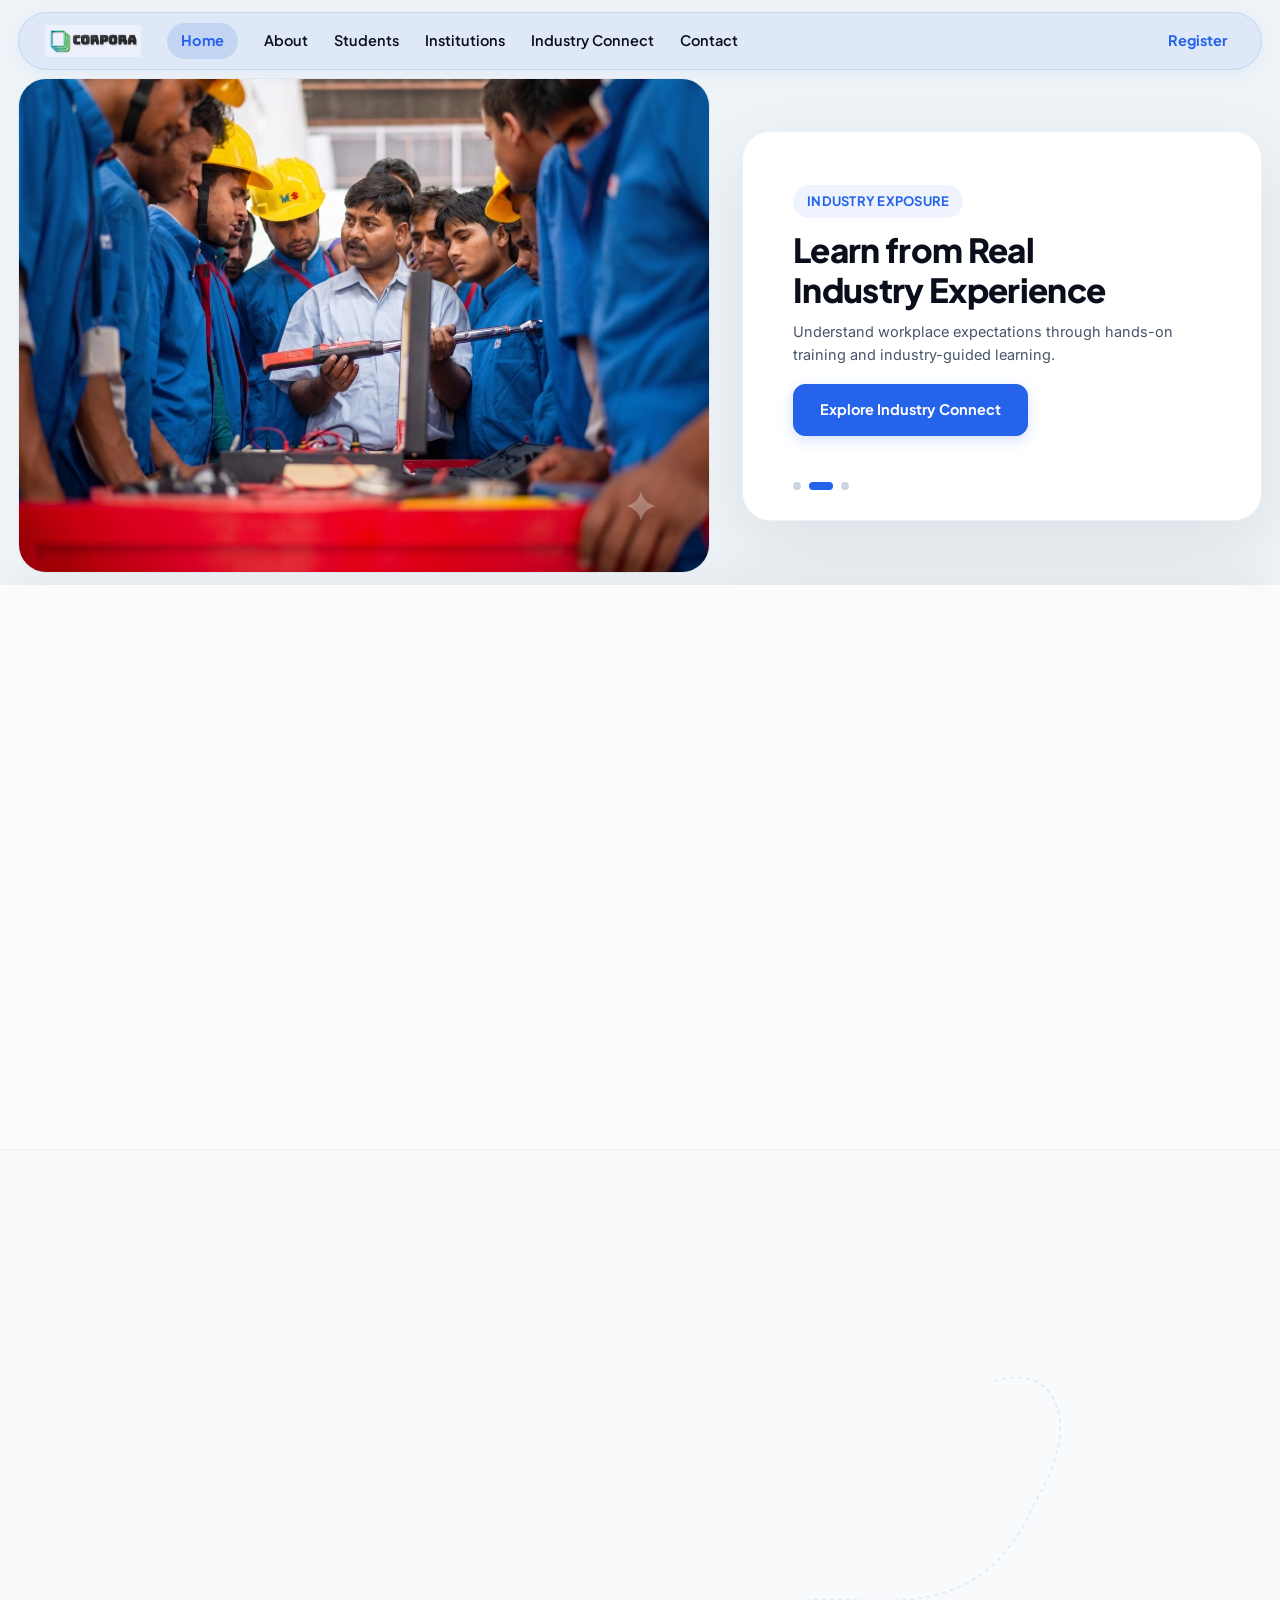
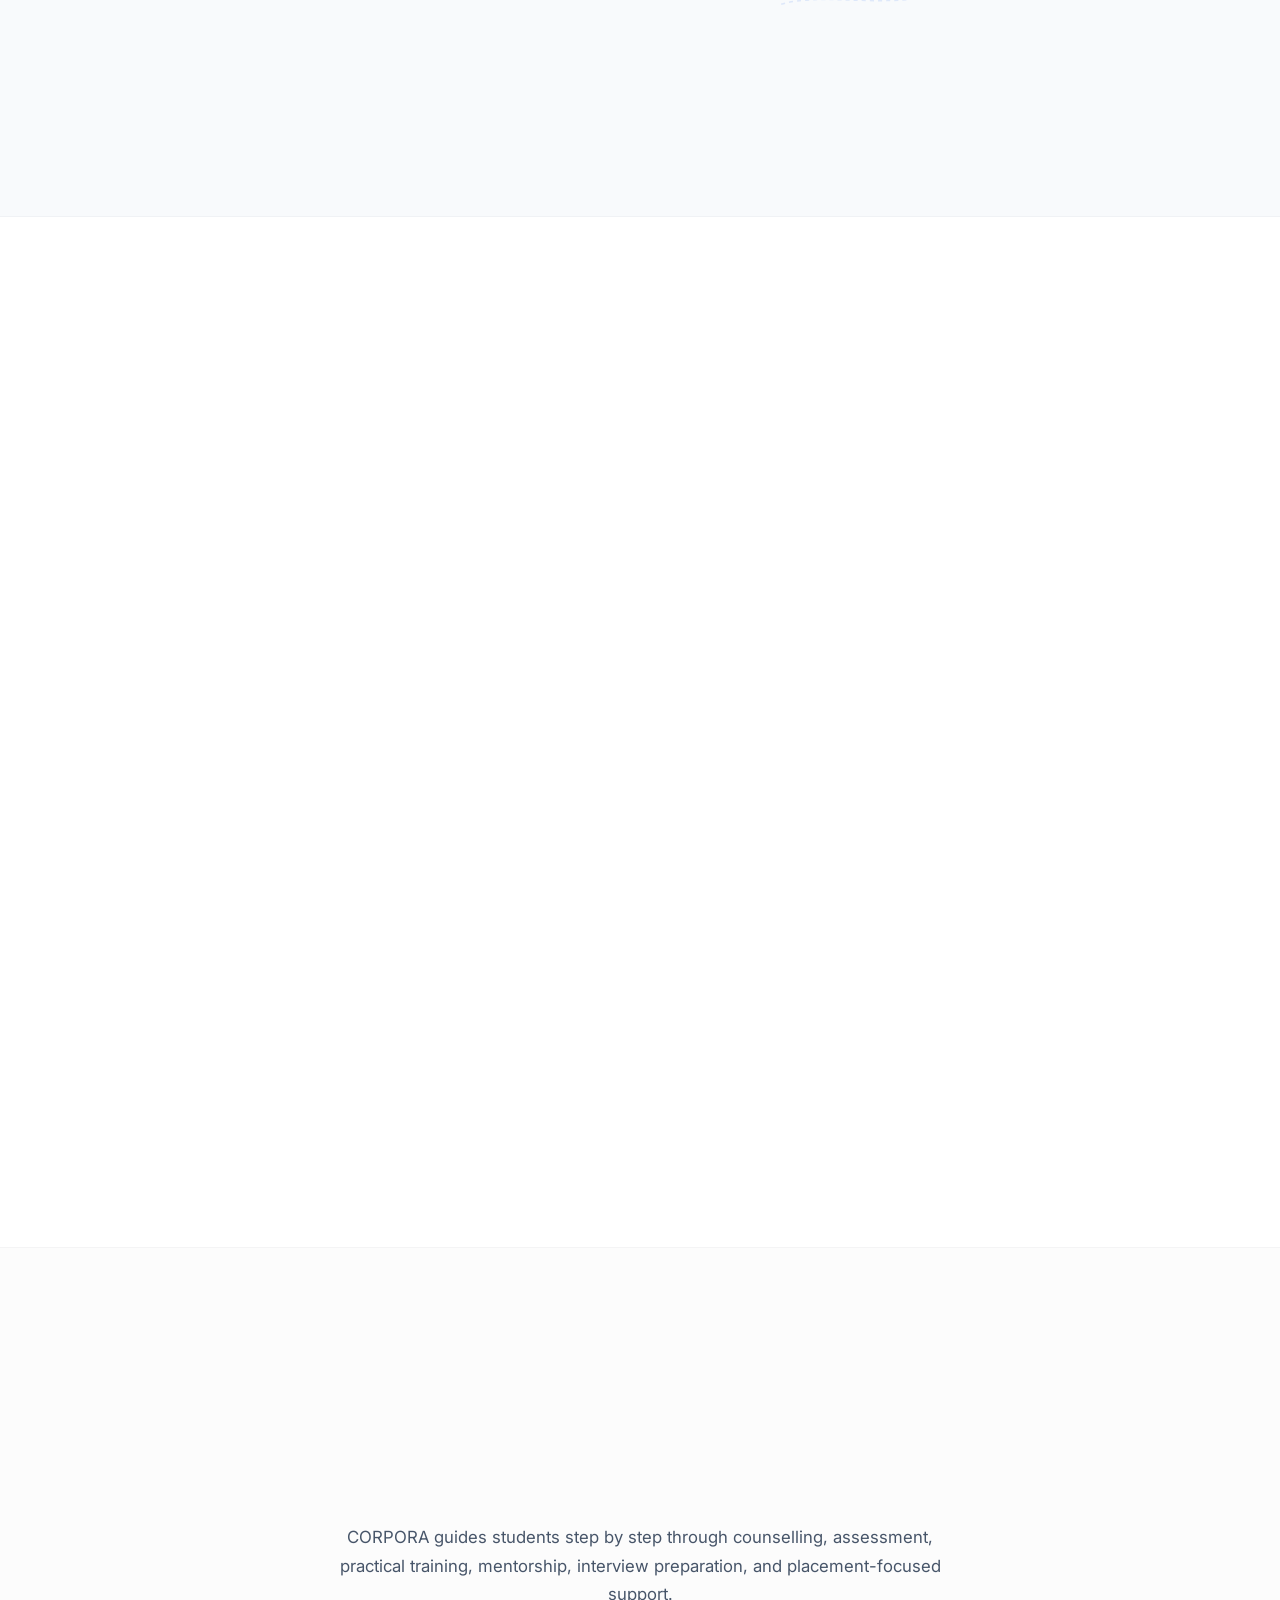
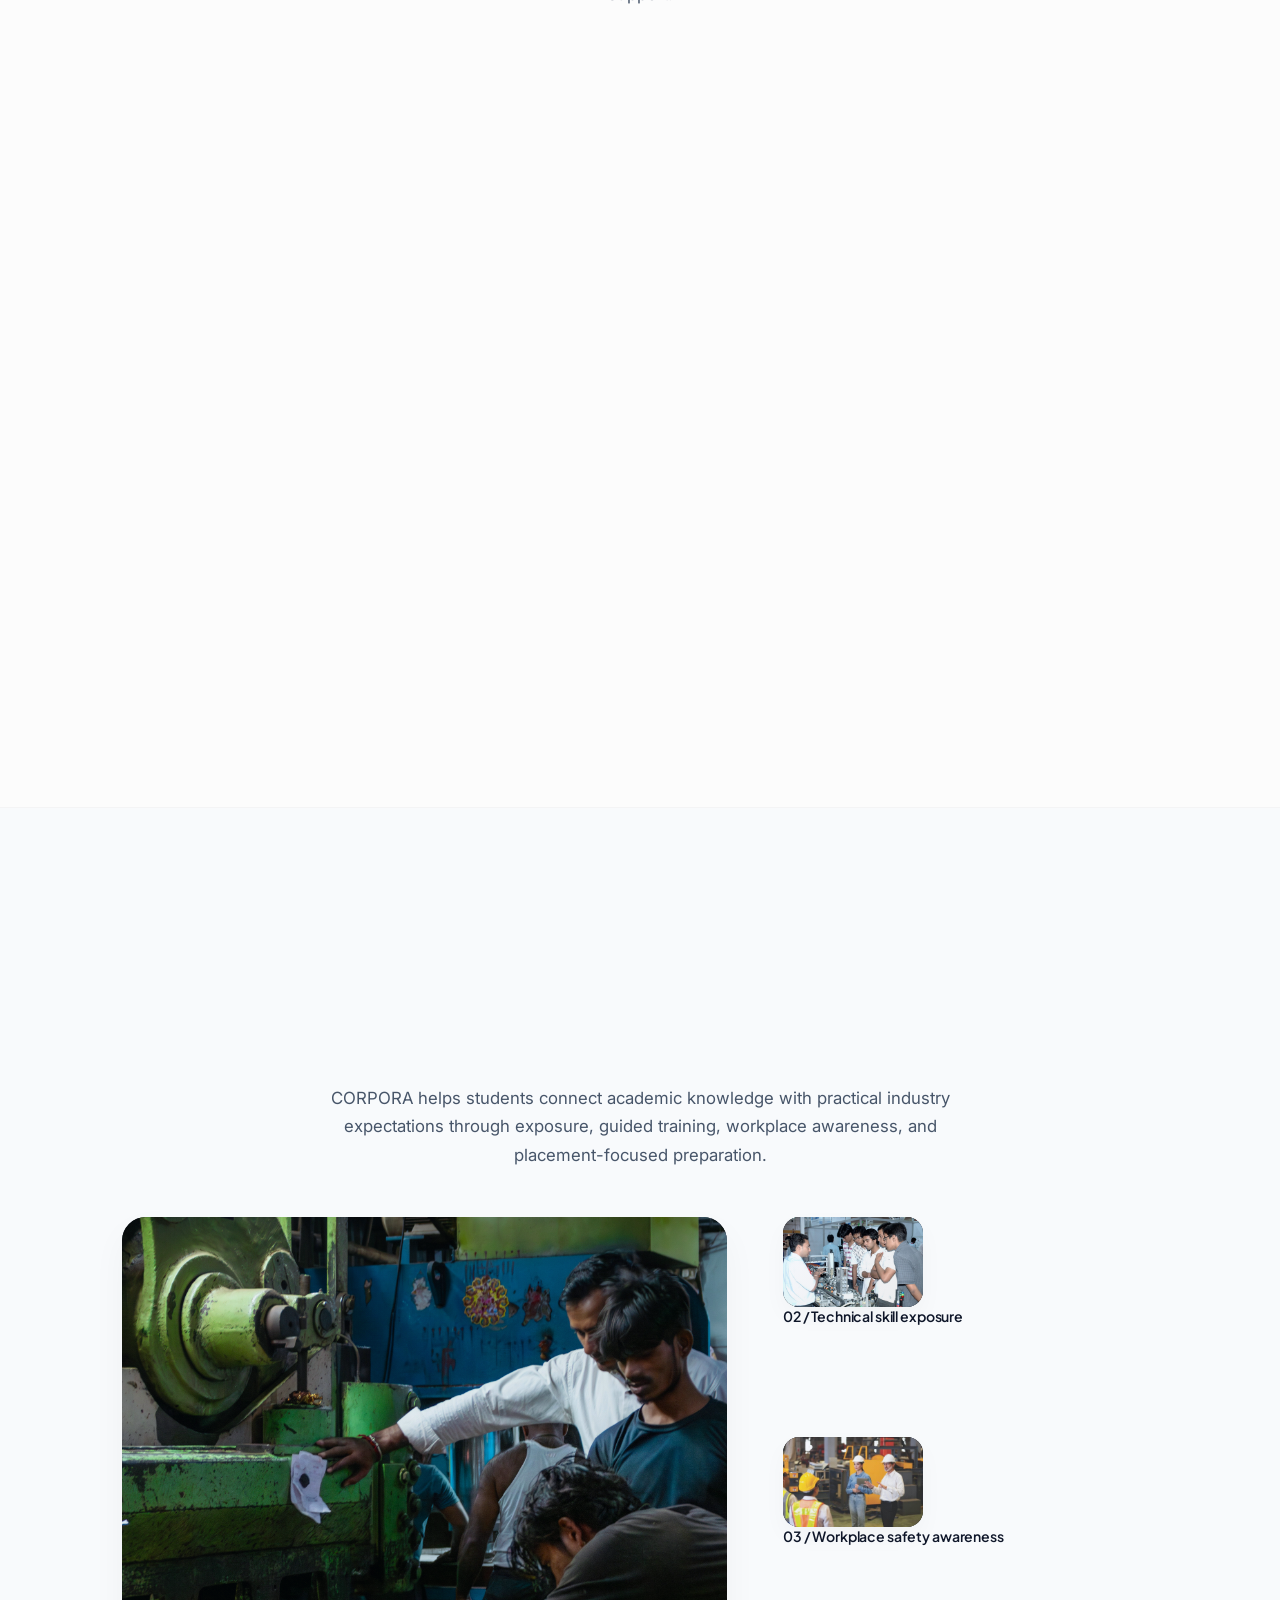
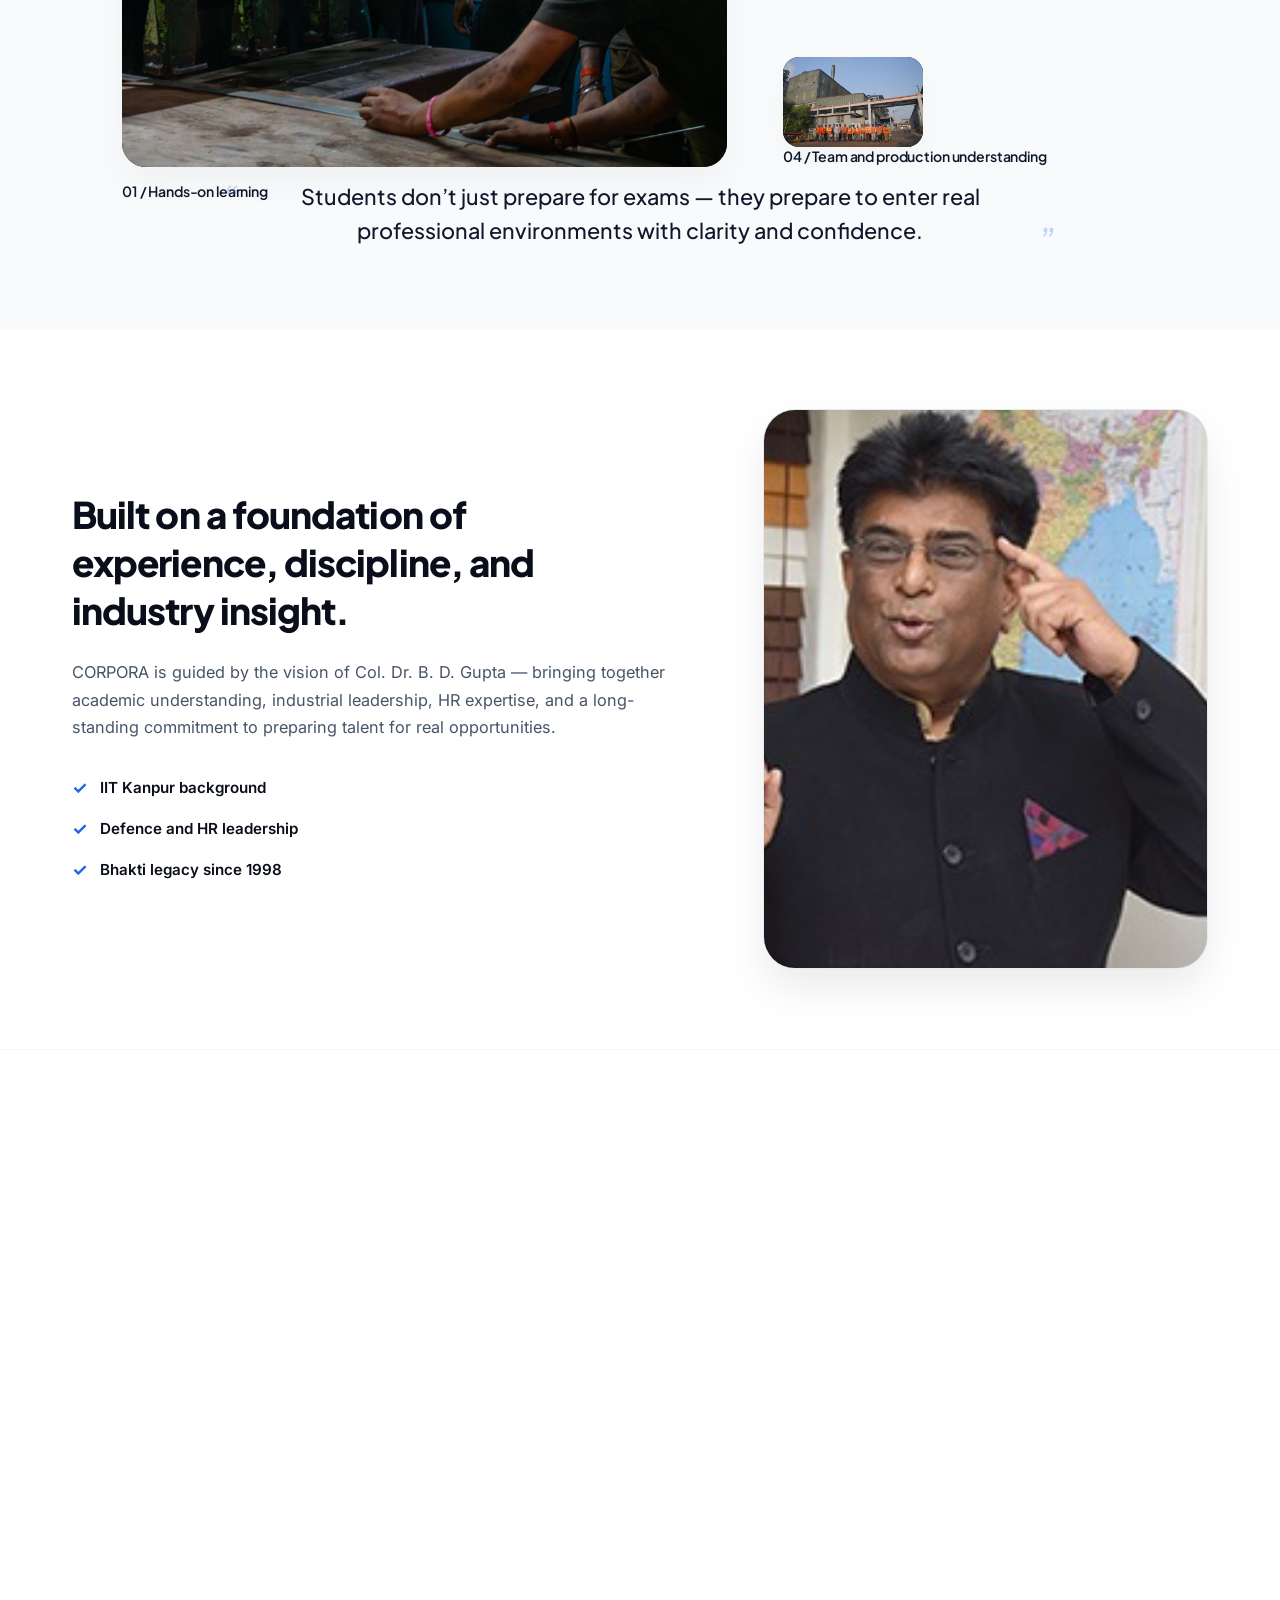
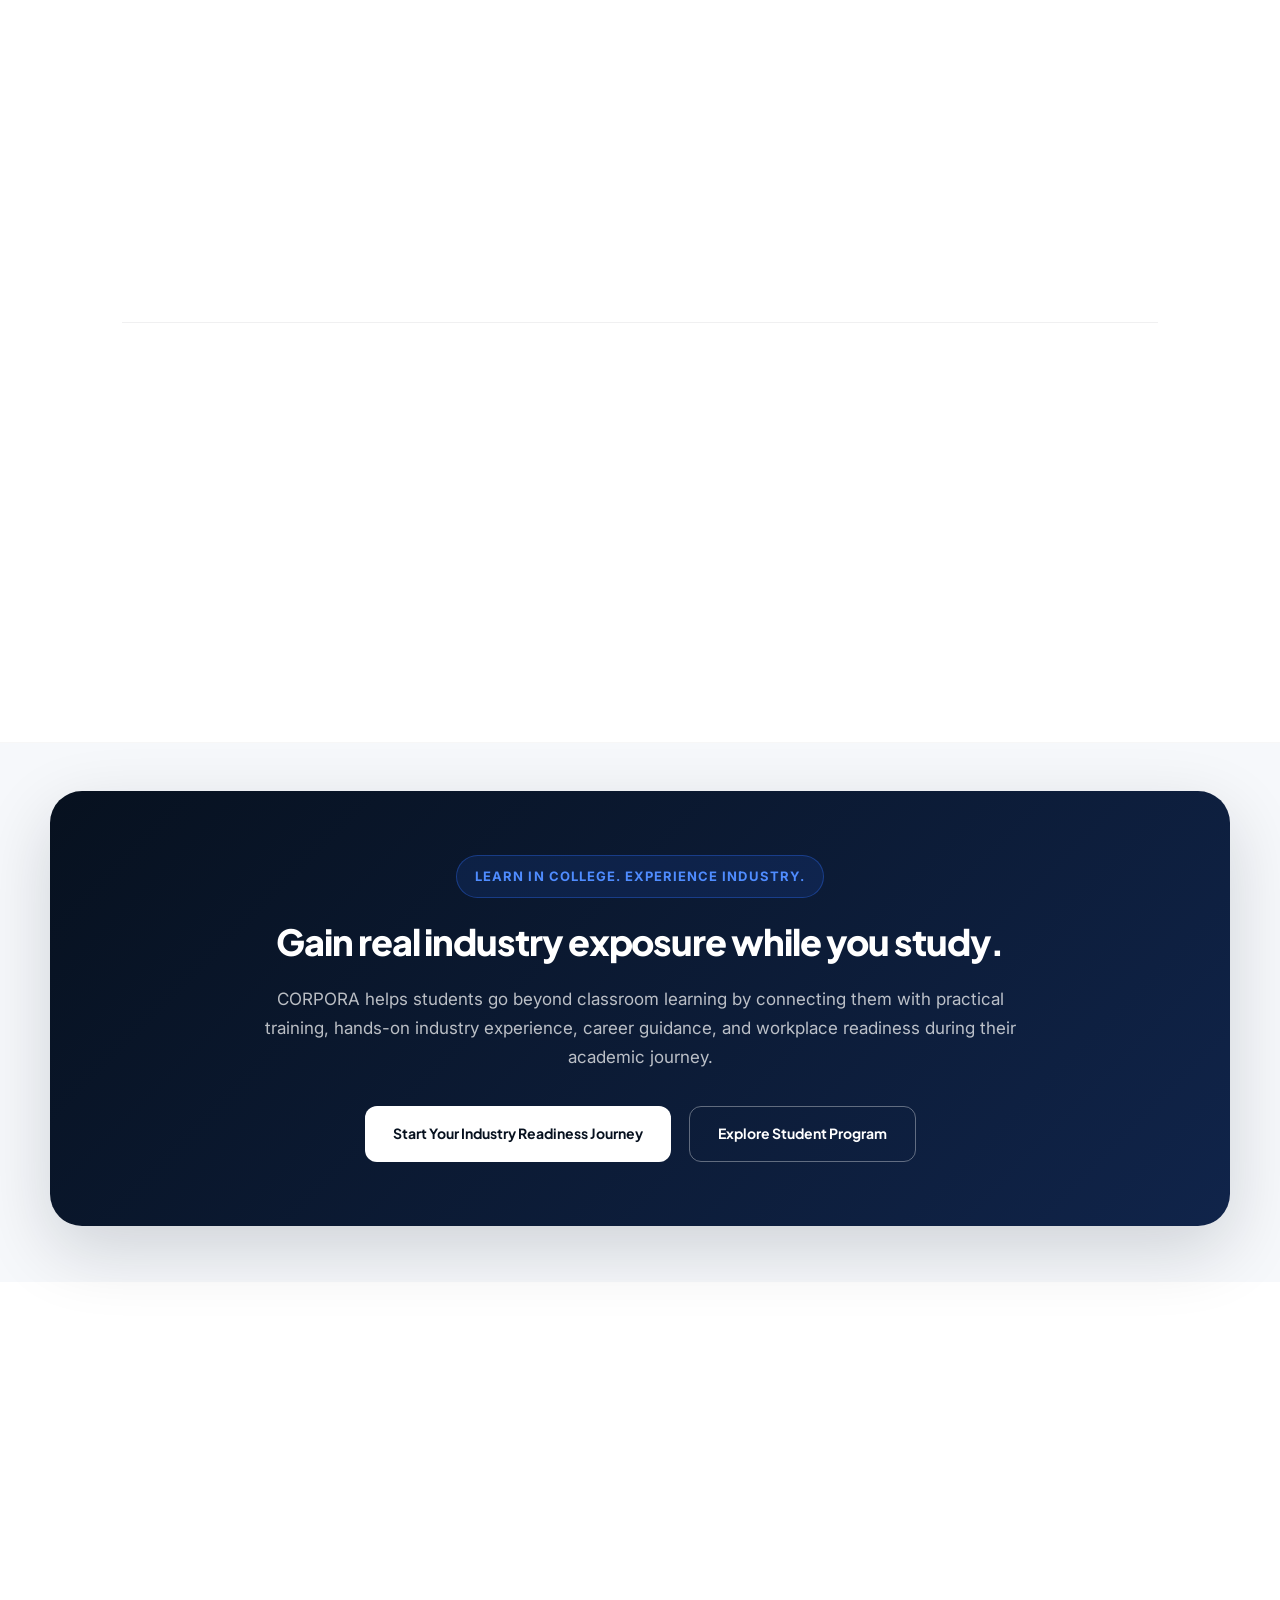
<file: index.html>
<!DOCTYPE html>
<html lang="en">
<head>
  <meta charset="UTF-8">
  <meta name="viewport" content="width=device-width, initial-scale=1.0">
  <meta name="description" content="CORPORA is a student-focused Career Readiness and Industry-Academia platform helping students become industry-ready through practical training, mentorship, and support.">
  <meta name="keywords" content="Career Readiness, Student Placement, Industry-Academia, Practical Training, Mentorship, Skill Assessment, Corpora">
  <meta name="author" content="CORPORA">
  <title>CORPORA | Build the Bridge Between Learning and Industry</title>
  
  <!-- Favicon -->
  <link rel="icon" type="image/png" href="assets/images/corpora-logo.png.png">

  <!-- Style File -->
  <link rel="stylesheet" href="style.css">
</head>
<body>
  <div id="corporaIntro" class="corpora-intro-loader">
  <div class="corpora-intro-content">

    <div class="corpora-bridge-scene">
      <div class="bridge-block left-block">Education</div>

      <div class="bridge-center">
        <svg class="bridge-svg" viewBox="0 0 320 120" aria-hidden="true">
          <path class="bridge-arc-base" d="M20 90 Q160 18 300 90" />
          <path class="bridge-arc-draw" d="M20 90 Q160 18 300 90" />
        </svg>
        <div class="bridge-travel-dot"></div>
      </div>

      <div class="bridge-block right-block">Industry</div>
    </div>

    <h1>CORPORA</h1>
    <p>Bridging Education & Industry</p>
  </div>
</div>
      <!-- 1. Embedded Header & Hero Wrapper -->
  <main>
    <!-- 2. Combined Frame Hero Section -->
    <section id="home" class="hero-outer-frame" aria-label="Introduction">
      <style>
        .hero-outer-frame {
          background-color: #EEF3F7;
          width: 100%;
          height: auto !important;
          padding: 12px 18px 12px;
          box-sizing: border-box;
          display: flex;
          flex-direction: column;
          position: relative;
        }

        /* Header Row Styles */
        .hero-header-row {
          display: flex;
          justify-content: space-between;
          align-items: center;
          height: auto;
          min-height: 56px;
          margin-bottom: 8px;
          width: 100%;
          box-sizing: border-box;
          z-index: 100;
          background-color: rgba(37, 99, 235, 0.08);
          border: 1px solid rgba(37, 99, 235, 0.12);
          border-radius: 999px;
          box-shadow: 0 4px 16px rgba(37, 99, 235, 0.06);
          padding: 1px 10px 1px 10px;
        }

        .hero-header-left-pill {
          background-color: transparent;
          border-radius: 999px;
          padding: 6px 20px 6px 16px;
          height: 54px;
          display: flex;
          align-items: center;
          gap: 26px;
          box-shadow: none;
          border: none;
          box-sizing: border-box;
        }

        .hero-logo-link {
          display: flex;
          align-items: center;
          height: 100%;
        }

        .hero-logo-img {
          height: 32px;
          width: auto;
          display: block;
          object-fit: contain;
          mix-blend-mode: multiply;
        }

        .hero-desktop-nav {
          display: flex;
          align-items: center;
          gap: 26px;
        }

        .hero-nav-link {
          font-family: var(--font-heading);
          font-size: 14.5px;
          font-weight: 600;
          color: var(--brand-navy, #0f172a);
          text-decoration: none;
          transition: color 0.25s ease;
          position: relative;
        }

        .hero-nav-link:hover {
          color: var(--brand-primary, #2563eb);
        }

        .hero-nav-link.active {
          display: inline-flex;
          align-items: center;
          background-color: rgba(37, 99, 235, 0.14);
          color: var(--brand-primary, #2563eb);
          padding: 6px 14px;
          border-radius: 999px;
          font-family: var(--font-heading);
          font-weight: 700;
          letter-spacing: 0.02em;
          text-decoration: none;
          border: none;
        }

        .hero-register-pill {
          background-color: transparent;
          border-radius: 999px;
          height: 54px;
          padding: 0 24px;
          display: inline-flex;
          align-items: center;
          justify-content: center;
          font-family: var(--font-heading);
          font-weight: 700;
          font-size: 14.5px;
          color: var(--brand-primary, #2563eb);
          text-decoration: none;
          border: none;
          box-shadow: none;
          transition: all 0.25s ease;
          box-sizing: border-box;
        }

        .hero-register-pill:hover {
          background-color: rgba(37, 99, 235, 0.12);
          color: var(--brand-primary, #2563eb);
          transform: translateY(-1px);
          box-shadow: none;
        }

        .hero-menu-toggle-wrapper {
          display: none;
          position: relative;
        }

        /* Grid Layout Styles - Wide Banner Grid */
        .hero-grid-container {
          display: grid;
          grid-template-columns: 1fr auto;
          gap: 32px;
          height: auto !important; /* height decided by children naturally */
          width: 100%;
          box-sizing: border-box;
          align-items: center;
        }

        /* Left Image Card - Wider Area */
        .hero-left-image-card {
          background-color: transparent; /* transparent, no green gaps */
          border-radius: 28px;
          overflow: hidden;
          position: relative;
          width: 100%;
          height: auto;
          line-height: 0;
          box-sizing: border-box;
          border: 1px solid rgba(15, 23, 42, 0.04);
          transition: height 0.4s cubic-bezier(0.4, 0, 0.2, 1);
        }

        .hero-image-slide {
          position: absolute;
          inset: 0;
          opacity: 0;
          visibility: hidden;
          transition: opacity 0.6s cubic-bezier(0.4, 0, 0.2, 1), visibility 0.6s;
          height: 100%;
          width: 100%;
        }

        .hero-image-slide.active {
          position: relative;
          inset: auto;
          height: auto;
          width: 100%;
          opacity: 1;
          visibility: visible;
          z-index: 1;
        }

        .hero-slide-img {
          width: 100%;
          height: auto;
          max-width: 100%;
          object-fit: contain;
          object-position: center center;
        }

        /* Right Content Area - White Rounded Card */
        .hero-right-content-card {
          background-color: #ffffff;
          border-radius: 28px;
          padding: 40px 50px;
          box-shadow: 0 24px 70px rgba(15, 23, 42, 0.08);
          border: 1px solid rgba(15, 23, 42, 0.06);
          position: relative;
          height: 390px !important;
          max-height: 390px !important;
          min-height: 390px !important;
          width: 520px !important;
          max-width: 520px !important;
          box-sizing: border-box;
          display: flex;
          flex-direction: column;
          justify-content: center;
          align-self: center;
        }

        .hero-content-slide {
          position: absolute;
          top: 36px;
          bottom: 66px;
          left: 50px;
          right: 50px;
          display: flex;
          flex-direction: column;
          justify-content: center;
          align-items: flex-start;
          opacity: 0;
          visibility: hidden;
          transform: translateY(15px);
          transition: opacity 0.5s ease, transform 0.5s ease, visibility 0.5s;
        }

        .hero-content-slide.active {
          opacity: 1;
          visibility: visible;
          transform: translateY(0);
          z-index: 2;
        }

        .hero-card-label {
          background-color: rgba(37, 99, 235, 0.08);
          color: var(--brand-primary, #2563eb);
          padding: 6px 14px;
          font-size: 13px;
          font-weight: 700;
          border-radius: 999px;
          margin-bottom: 12px;
          font-family: var(--font-heading);
          letter-spacing: 0.02em;
          text-transform: uppercase;
        }

        .hero-card-heading {
          font-family: var(--font-heading);
          font-size: clamp(1.8rem, 2.6vw, 2.2rem);
          font-weight: 800;
          color: var(--brand-navy, #0f172a);
          line-height: 1.2;
          margin-bottom: 10px;
          margin-top: 0;
          letter-spacing: -0.02em;
        }

        .hero-card-text {
          font-family: var(--font-body);
          font-size: 14.5px;
          color: var(--text-secondary, #475569);
          line-height: 1.6;
          margin-bottom: 18px;
          margin-top: 0;
        }

        .hero-card-cta {
          background-color: var(--brand-primary, #2563eb);
          color: #ffffff;
          padding: 13px 26px;
          border-radius: 12px;
          font-family: var(--font-heading);
          font-weight: 700;
          font-size: 14.5px;
          display: inline-flex;
          align-items: center;
          justify-content: center;
          text-decoration: none;
          box-shadow: 0 4px 14px rgba(37, 99, 235, 0.2);
          transition: all 0.25s ease;
          box-sizing: border-box;
          border: 1.5px solid var(--brand-primary, #2563eb);
        }

        .hero-card-cta:hover {
          background-color: #1d4ed8;
          border-color: #1d4ed8;
          transform: translateY(-1px);
          box-shadow: 0 6px 18px rgba(37, 99, 235, 0.3);
        }

        /* Subtle indicator dots below the text content */
        .hero-slider-dots {
          position: absolute;
          bottom: 30px;
          left: 50px;
          display: flex;
          gap: 8px;
          z-index: 10;
        }

        .hero-dot {
          width: 8px;
          height: 8px;
          border-radius: 50%;
          border: none;
          background-color: #cbd5e1;
          cursor: pointer;
          padding: 0;
          transition: all 0.3s ease;
        }

        .hero-dot.active {
          background-color: var(--brand-primary, #2563eb);
          width: 24px;
          border-radius: 4px;
        }

        /* --- Responsive Styles --- */
        @media (max-width: 991px) {
          .hero-outer-frame {
            padding: 12px 14px 16px;
            height: auto;
            min-height: auto;
          }

          .hero-header-row {
            height: 48px;
            margin-bottom: 12px;
          }

          .hero-header-left-pill {
            height: 46px;
            padding: 4px 14px;
          }

          .hero-logo-img {
            height: 26px;
          }

          .hero-desktop-nav {
            display: none;
          }

          .hero-register-pill {
            height: 46px;
            padding: 0 16px;
            font-size: 13px;
          }

          .hero-grid-container {
            grid-template-columns: 1fr;
            height: auto;
            min-height: auto;
            gap: 20px;
          }

          .hero-left-image-card {
            height: auto;
            border-radius: 20px;
          }

          .hero-right-content-card {
            height: 360px;
            position: relative;
            background-color: #ffffff;
            border-radius: 20px;
            padding: 32px;
            border: 1px solid rgba(15, 23, 42, 0.06);
            box-shadow: 0 10px 30px rgba(15, 23, 42, 0.04);
            width: 100% !important;
            max-width: 100% !important;
          }

          .hero-content-slide {
            inset: 32px;
          }

          .hero-slider-dots {
            bottom: 32px;
            left: 32px;
          }
        }

        @media (max-width: 767px) {
          .hero-left-image-card {
            height: auto;
            border-radius: 16px;
          }

          .hero-right-content-card {
            height: 320px;
            padding: 24px;
            border-radius: 16px;
          }

          .hero-content-slide {
            inset: 24px;
          }

          .hero-slider-dots {
            bottom: 24px;
            left: 24px;
          }

          .hero-card-heading {
            font-size: 22px;
            margin-bottom: 10px;
          }

          .hero-card-text {
            font-size: 13.5px;
            margin-bottom: 18px;
            line-height: 1.5;
          }

          .hero-card-cta {
            padding: 10px 20px;
            font-size: 13.5px;
          }

          /* Show Menu hamburger button on mobile header instead of desktop register pill */
          .hero-register-pill {
            display: none;
          }

          .hero-menu-toggle-wrapper {
            display: block;
          }

          /* Mobile Menu Toggle Button */
          .hero-menu-toggle-btn {
            height: 44px;
            padding: 0 16px;
            border-radius: 999px;
            font-family: var(--font-heading);
            font-size: 0.78rem;
            font-weight: 700;
            color: var(--brand-primary, #2563eb);
            background-color: transparent;
            border: none;
            box-shadow: none;
            cursor: pointer;
            transition: all 0.3s ease;
            display: flex;
            align-items: center;
            gap: 8px;
            box-sizing: border-box;
          }

          .hero-menu-toggle-btn:hover,
          .hero-menu-toggle-btn.open {
            background-color: rgba(37, 99, 235, 0.12);
            color: var(--brand-primary, #2563eb);
            border: none;
          }

          .hero-menu-toggle-btn span {
            color: inherit;
          }

          .hero-menu-toggle-btn .toggle-icon {
            display: flex;
            flex-direction: column;
            justify-content: space-between;
            width: 14px;
            height: 10px;
          }

          .hero-menu-toggle-btn .toggle-icon span {
            display: block;
            width: 100%;
            height: 2px;
            background-color: currentColor;
            transition: all 0.3s ease;
          }

          .hero-menu-toggle-btn.open .toggle-icon span:first-child {
            transform: translateY(4px) rotate(45deg);
          }

          .hero-menu-toggle-btn.open .toggle-icon span:last-child {
            transform: translateY(-4px) rotate(-45deg);
          }

          /* Dropdown Menu Drawer positioning on mobile */
          .menu-dropdown {
            position: absolute;
            top: calc(100% + 8px);
            right: 0;
            width: 240px;
            background-color: #ffffff;
            border-radius: 16px;
            box-shadow: 0 15px 40px rgba(9, 14, 26, 0.12);
            border: 1px solid rgba(15, 23, 42, 0.06);
            display: flex;
            flex-direction: column;
            padding: 16px;
            box-sizing: border-box;
            z-index: 150;
            opacity: 0;
            visibility: hidden;
            transform: translateY(10px);
            transition: all 0.3s cubic-bezier(0.16, 1, 0.3, 1);
          }

          .menu-dropdown.open {
            opacity: 1;
            visibility: visible;
            transform: translateY(0);
          }

          .dropdown-list {
            list-style: none;
            padding: 0;
            margin: 0;
            display: flex;
            flex-direction: column;
            gap: 12px;
          }

          .dropdown-link {
            font-family: var(--font-heading);
            font-size: 14px;
            font-weight: 600;
            color: var(--brand-navy, #0f172a);
            text-decoration: none;
            display: block;
            transition: color 0.25s ease;
          }

          .dropdown-link:hover,
          .dropdown-link.active {
            color: var(--brand-primary, #2563eb);
          }

          .dropdown-divider {
            height: 1px;
            background-color: rgba(15, 23, 42, 0.06);
            margin: 12px 0;
          }

          .dropdown-cta-btn {
            background-color: var(--brand-primary, #2563eb);
            color: #ffffff;
            border-radius: 10px;
            padding: 10px;
            text-align: center;
            font-family: var(--font-heading);
            font-weight: 700;
            font-size: 13px;
            text-decoration: none;
            transition: background-color 0.25s ease;
          }

          .dropdown-cta-btn:hover {
            background-color: #1d4ed8;
          }
        }
      </style>

      <!-- 1. Header Row -->
      <div class="hero-header-row">
        <!-- Left White Pill: Logo + Desktop Navigation -->
        <div class="hero-header-left-pill">
          <a href="index.html" class="hero-logo-link">
            <img src="assets/images/corpora-logo.png.png" alt="CORPORA Logo" class="hero-logo-img">
          </a>
          <nav class="hero-desktop-nav">
            <a href="index.html" class="hero-nav-link active">Home</a>
            <a href="about.html" class="hero-nav-link">About</a>
            <a href="students.html" class="hero-nav-link">Students</a>
            <a href="institutions.html" class="hero-nav-link">Institutions</a>
            <a href="industry-connect.html" class="hero-nav-link">Industry Connect</a>
            <a href="contact.html" class="hero-nav-link">Contact</a>
          </nav>
        </div>

        <!-- Right White Pill: Register Button (Desktop) -->
        <a href="students.html" class="hero-register-pill">Register</a>

        <!-- Mobile Menu Toggle Button (Mobile/Tablet only) -->
        <div class="hero-menu-toggle-wrapper">
          <button class="hero-menu-toggle-btn" id="menu-dropdown-toggle" aria-label="Toggle Menu" aria-expanded="false">
            <span>Menu</span>
            <div class="toggle-icon">
              <span></span>
              <span></span>
            </div>
          </button>

          <!-- Dropdown Menu Drawer -->
          <nav class="menu-dropdown" id="menu-dropdown-panel">
            <ul class="dropdown-list">
              <li><a href="index.html" class="dropdown-link active">Home</a></li>
              <li><a href="about.html" class="dropdown-link">About</a></li>
              <li><a href="students.html" class="dropdown-link">Students</a></li>
              <li><a href="institutions.html" class="dropdown-link">Institutions</a></li>
              <li><a href="industry-connect.html" class="dropdown-link">Industry Connect</a></li>
              <li><a href="contact.html" class="dropdown-link">Contact</a></li>
            </ul>
            <div class="dropdown-divider"></div>
            <a href="students.html" class="dropdown-cta-btn" id="dropdown-cta-action">Register</a>
          </nav>
        </div>
      </div>

      <!-- 2. Hero Grid - Wide Banner Grid -->
      <div class="hero-grid-container" id="hero-interactive-grid">
        <!-- Left Side: Large Image Area -->
        <div class="hero-left-image-card">
          <!-- Slide 1 Image -->
          <div class="hero-image-slide active" data-index="0">
            <img src="assets/images/hero-student-success.jpg" alt="Student Growth" class="hero-slide-img"></div>
          <!-- Slide 2 Image -->
          <div class="hero-image-slide" data-index="1">
            <img src="assets/images/hero-industry-training.png.png" alt="Industry Exposure" class="hero-slide-img" style="object-position: center center;"></div>
          <!-- Slide 3 Image -->
          <div class="hero-image-slide" data-index="2">
            <img src="assets/images/hero-learn-earn-bridge.png.png" alt="Learning to Earning" class="hero-slide-img" style="object-position: center center;"></div>
          </div>

        <!-- Right Side: Content Area (No white card background, fits naturally) -->
        <div class="hero-right-content-card">
          <!-- Content Slide 1 -->
          <div class="hero-content-slide active" data-index="0">
            <span class="hero-card-label">Student Growth</span>
            <h1 class="hero-card-heading">Build Your Career <br>Before Graduation</h1>
            <p class="hero-card-text">Gain practical exposure, mentorship, and career clarity while you are still studying.</p>
            <a href="students.html" class="hero-card-cta">Register as Student</a>
          </div>

          <!-- Content Slide 2 -->
          <div class="hero-content-slide" data-index="1">
            <span class="hero-card-label">Industry Exposure</span>
            <h1 class="hero-card-heading">Learn from Real <br>Industry Experience</h1>
            <p class="hero-card-text">Understand workplace expectations through hands-on training and industry-guided learning.</p>
            <a href="industry-connect.html" class="hero-card-cta">Explore Industry Connect</a>
          </div>

          <!-- Content Slide 3 -->
          <div class="hero-content-slide" data-index="2">
            <span class="hero-card-label">Learning to Earning</span>
            <h1 class="hero-card-heading">Bridge the Gap Between <br>Learning and Earning</h1>
            <p class="hero-card-text">CORPORA connects students, institutions, and industries to create real career pathways.</p>
            <a href="contact.html" class="hero-card-cta">Register Now</a>
          </div>

          <!-- Slider Dots -->
          <div class="hero-slider-dots">
            <button class="hero-dot active" data-index="0" aria-label="Go to slide 1"></button>
            <button class="hero-dot" data-index="1" aria-label="Go to slide 2"></button>
            <button class="hero-dot" data-index="2" aria-label="Go to slide 3"></button>
          </div>
        </div>
      </div>

      <!-- Slider JavaScript Controller -->
      <script>
        document.addEventListener('DOMContentLoaded', function() {
          const imageSlides = document.querySelectorAll('.hero-image-slide');
          const contentSlides = document.querySelectorAll('.hero-content-slide');
          const dots = document.querySelectorAll('.hero-dot');
          const gridContainer = document.getElementById('hero-interactive-grid');
          
          let currentIndex = 0;
          let slideTimer = null;
          const duration = 3000; // Auto-change every 3 seconds
          const isReducedMotion = window.matchMedia('(prefers-reduced-motion: reduce)').matches;

          // Toggle Active Classes
          function goToSlide(index) {
            imageSlides.forEach((slide, i) => {
              if (i === index) {
                slide.classList.add('active');
              } else {
                slide.classList.remove('active');
              }
            });

            // update height of .hero-left-image-card dynamically to active image's height
            const activeImg = imageSlides[index].querySelector('img');
            const card = document.querySelector('.hero-left-image-card');
            if (activeImg && card) {
              const updateHeight = () => {
                const height = activeImg.offsetHeight || activeImg.clientHeight;
                if (height > 0) {
                  card.style.height = height + 'px';
                }
              };
              updateHeight();
              activeImg.addEventListener('load', updateHeight, { once: true });
              if (activeImg.complete) {
                updateHeight();
              }
            }

            contentSlides.forEach((slide, i) => {
              if (i === index) {
                slide.classList.add('active');
              } else {
                slide.classList.remove('active');
              }
            });

            dots.forEach((dot, i) => {
              if (i === index) {
                dot.classList.add('active');
              } else {
                dot.classList.remove('active');
              }
            });

            currentIndex = index;
          }

          // Timer Functions
          function startTimer() {
            if (isReducedMotion) return;
            if (!slideTimer) {
              slideTimer = setInterval(function() {
                let nextIndex = (currentIndex + 1) % imageSlides.length;
                goToSlide(nextIndex);
              }, duration);
            }
          }

          function stopTimer() {
            if (slideTimer) {
              clearInterval(slideTimer);
              slideTimer = null;
            }
          }

          function resetTimer() {
            stopTimer();
            startTimer();
          }

          // Init Slider
          goToSlide(0);
          startTimer();

          // Dots Click Handler
          dots.forEach((dot, index) => {
            dot.addEventListener('click', function() {
              goToSlide(index);
              resetTimer();
            });
          });

          // Pause on Hover
          if (gridContainer) {
            gridContainer.addEventListener('mouseenter', stopTimer);
            gridContainer.addEventListener('mouseleave', startTimer);
          }

          // Handle window resizing to keep the dynamic height in sync
          window.addEventListener('resize', () => {
            const activeImg = imageSlides[currentIndex].querySelector('img');
            const card = document.querySelector('.hero-left-image-card');
            if (activeImg && card) {
              const height = activeImg.offsetHeight || activeImg.clientHeight;
              if (height > 0) {
                card.style.height = height + 'px';
              }
            }
          });
        });
      </script>
    </section><!-- 3. First Transition Section (The Gap Card) -->
    <section id="gap-transition" class="gap-card-section">
      <div class="container gap-card-container">
        <div class="gap-card-grid" id="gap-reveal-grid">
          <!-- Left Column: Category Label -->
          <div class="gap-card-left">
            <span class="category-pill" id="gap-category-pill">Student Reality</span>
          </div>
          
          <!-- Right Column: Content -->
          <div class="gap-card-right">
            <h2 class="gap-card-statement" id="gap-card-statement-heading">
              <span class="statement-line">
                <span class="statement-line-text">Students don’t just need more learning.</span>
              </span>
              <span class="statement-line">
                <span class="statement-line-text">They need direction, confidence, and career readiness.</span>
              </span>
            </h2>
            
            <p class="gap-card-supporting-text" id="gap-card-supporting-text-block">
              Many students complete their academic journey but still feel unsure about interviews, workplace expectations, <span class="highlight-pill">practical skills</span>, communication, and career decisions. CORPORA helps them move with <span class="highlight-pill">career clarity</span>, <span class="highlight-pill">industry exposure</span>, and <span class="highlight-pill">placement-focused confidence</span>.
            </p>
          </div>
        </div>
      </div>
    </section>

    <!-- 4. CORPORA Solution Section -->
    <section id="solution" class="solution-section">
      <div class="container solution-container">
        <div class="solution-grid" id="solution-reveal-grid">
          <!-- Left Column: Content Block -->
          <div class="solution-left">
            <span class="category-pill" id="solution-category-pill">The CORPORA Approach</span>
            
            <h2 class="solution-heading" id="solution-heading-block">
              <span class="heading-line">
                <span class="heading-line-text">A Career Readiness System,</span>
              </span>
              <span class="heading-line">
                <span class="heading-line-text">not just a training program.</span>
              </span>
            </h2>
            
            <p class="solution-text" id="solution-text-block">
              CORPORA brings together practical training, mentorship, skill assessment, career counselling, interview preparation, and placement-focused support into one clear student journey.
            </p>
            
            <p class="solution-highlight" id="solution-highlight-block">
              From classroom learning to workplace confidence.
            </p>
            
            <a href="#journey" class="text-cta" id="solution-cta-btn">
              <span>Explore the student journey</span>
              <span class="cta-arrow">→</span>
            </a>
          </div>
          
          <!-- Right Column: Premium Image Block -->
          <div class="solution-right">
            <!-- Subtle abstract academia-to-industry path in background of image -->
            <svg class="solution-bg-path-svg" viewBox="0 0 400 400" xmlns="http://www.w3.org/2000/svg">
              <path d="M 50,320 C 120,300 240,360 300,220 C 350,140 320,80 260,100" fill="none" stroke="rgba(37, 99, 235, 0.12)" stroke-width="1.5" stroke-dasharray="4 4"/>
            </svg>
            
            <div class="solution-image-wrapper">
              <img src="assets/images/student-mentorship-discussion-01.jpg.jpg" alt="Student mentorship and career guidance discussion" class="solution-img" id="solution-img-block">
              <div class="solution-image-overlay"></div>
            </div>
          </div>
        </div>
      </div>
    </section>

    <!-- 5. Program Highlights Section -->
    <section id="highlights" class="highlights-section">
      <div class="container highlights-container">
        <div class="highlights-grid" id="highlights-reveal-grid">
          
          <!-- Header (Area: header) -->
          <div class="highlights-header" id="highlights-header-block">
            <span class="category-pill" id="highlights-category-pill">Program Highlights</span>
            <h2 class="highlights-heading" id="highlights-main-heading">
              <span class="heading-line">
                <span class="heading-line-text">Everything students need</span>
              </span>
              <span class="heading-line">
                <span class="heading-line-text">to become career-ready.</span>
              </span>
            </h2>
            <p class="highlights-subtext" id="highlights-subtext-block">
              CORPORA combines practical training, mentorship, skill assessment, counselling, interview preparation, and placement-focused support to help students build confidence before entering the professional world.
            </p>
          </div>
          
          <!-- Image (Area: image) -->
          <div class="highlights-image-wrapper" id="highlights-image-block">
            <div class="highlights-image-inner">
              <img src="assets/images/practical-training-session.jpg.jpg" alt="Students in practical career training session" class="highlights-img" id="highlights-img-tag">
              <div class="highlights-image-overlay"></div>
            </div>
          </div>
          
          <!-- Rows (Area: rows) -->
          <div class="highlights-rows-container" id="highlights-rows-block">
            <!-- Row 1 -->
            <div class="highlight-row">
              <div class="row-num">01</div>
              <div class="row-num-divider"></div>
              <div class="row-content">
                <h3 class="row-title">Practical Training</h3>
                <p class="row-desc">Hands-on learning designed to build real workplace skills.</p>
              </div>
            </div>
            <!-- Row 2 -->
            <div class="highlight-row">
              <div class="row-num">02</div>
              <div class="row-num-divider"></div>
              <div class="row-content">
                <h3 class="row-title">Skill Assessment</h3>
                <p class="row-desc">Understand student strengths, gaps, and readiness level.</p>
              </div>
            </div>
            <!-- Row 3 -->
            <div class="highlight-row">
              <div class="row-num">03</div>
              <div class="row-num-divider"></div>
              <div class="row-content">
                <h3 class="row-title">Career Counselling</h3>
                <p class="row-desc">Help students choose the right career direction with clarity.</p>
              </div>
            </div>
            <!-- Row 4 -->
            <div class="highlight-row">
              <div class="row-num">04</div>
              <div class="row-num-divider"></div>
              <div class="row-content">
                <h3 class="row-title">Interview & Placement Readiness</h3>
                <p class="row-desc">Prepare students for interviews, communication, and placement opportunities.</p>
              </div>
            </div>
          </div>
          
        </div>
      </div>
    </section>

    <!-- 6. Student Journey Section -->
    <section id="journey" class="journey-section">
      <div class="container journey-container">
        
        <!-- Header -->
        <div class="journey-header" id="journey-header-block">
          <span class="category-pill" id="journey-category-pill">Student Journey</span>
          <h2 class="journey-heading" id="journey-main-heading">
            <span class="heading-line">
              <span class="heading-line-text">A clear path from learning</span>
            </span>
            <span class="heading-line">
              <span class="heading-line-text">to career readiness.</span>
            </span>
          </h2>
          <p class="journey-subtext" id="journey-subtext-block">
            CORPORA guides students step by step through counselling, assessment, practical training, mentorship, interview preparation, and placement-focused support.
          </p>
        </div>
        
        <!-- Pathway timeline container -->
        <div class="journey-pathway-wrapper" id="journey-pathway-block">
          <!-- The horizontal line drawn via CSS -->
          <div class="journey-line"></div>
          
          <div class="journey-steps-grid">
            <!-- Step 1 -->
            <div class="journey-step-item">
              <div class="step-marker-dot"></div>
              <div class="step-num">01</div>
              <h3 class="step-title">Discover</h3>
              <p class="step-desc">Understand career interests, goals, and current readiness.</p>
            </div>
            
            <!-- Step 2 -->
            <div class="journey-step-item">
              <div class="step-marker-dot"></div>
              <div class="step-num">02</div>
              <h3 class="step-title">Assess</h3>
              <p class="step-desc">Identify strengths, skill gaps, and development areas.</p>
            </div>
            
            <!-- Step 3 -->
            <div class="journey-step-item">
              <div class="step-marker-dot"></div>
              <div class="step-num">03</div>
              <h3 class="step-title">Train</h3>
              <p class="step-desc">Build practical skills through structured learning and real-world exposure.</p>
            </div>
            
            <!-- Step 4 -->
            <div class="journey-step-item">
              <div class="step-marker-dot"></div>
              <div class="step-num">04</div>
              <h3 class="step-title">Prepare</h3>
              <p class="step-desc">Improve communication, resume, interview confidence, and workplace readiness.</p>
            </div>
            
            <!-- Step 5 -->
            <div class="journey-step-item">
              <div class="step-marker-dot"></div>
              <div class="step-num">05</div>
              <h3 class="step-title">Connect</h3>
              <p class="step-desc">Support students with industry-aligned opportunities and placement preparation.</p>
            </div>
            
            <!-- Step 6 -->
            <div class="journey-step-item">
              <div class="step-marker-dot"></div>
              <div class="step-num">06</div>
              <h3 class="step-title">Grow</h3>
              <p class="step-desc">Help students move forward with confidence, clarity, and direction.</p>
            </div>
          </div>
        </div>
        
        <!-- Supporting visual below the path -->
        <div class="journey-image-wrapper" id="journey-image-block">
          <div class="journey-image-inner">
            <img src="assets/images/student-career-counselling.jpg.jpg" alt="Student career counselling and readiness pathway guidance" class="journey-img" id="journey-img-tag">
            <div class="journey-image-overlay"></div>
          </div>
        </div>
        
      </div>
    </section>

    <!-- 7. Trust & Real-World Exposure Section -->
    <section id="exposure" class="exposure-section">
      <div class="container exposure-container">
        
        <!-- Header -->
        <div class="exposure-header" id="exposure-header-block">
          <span class="category-pill" id="exposure-category-pill">Real-World Exposure</span>
          <h2 class="exposure-heading" id="exposure-main-heading">
            <span class="heading-line">
              <span class="heading-line-text">Learning becomes stronger when</span>
            </span>
            <span class="heading-line">
              <span class="heading-line-text">students understand the world of work.</span>
            </span>
          </h2>
          <p class="exposure-subtext" id="exposure-subtext-block">
            CORPORA helps students connect academic knowledge with practical industry expectations through exposure, guided training, workplace awareness, and placement-focused preparation.
          </p>
        </div>
        
        <!-- Modern Asymmetric Image Grid -->
        <div class="exposure-grid" id="exposure-reveal-grid">
          <!-- Left side: Large Feature Image Card -->
          <a href="about.html#hands-on-learning" class="exposure-feature-card" id="exposure-feature-card-block" aria-label="Learn more about hands-on learning">
            <div class="image-zoom-container">
              <img src="assets/images/industry-hands-on-learning-01.jpg" alt="Hands-on industry training session" class="grid-img">
              <div class="grid-img-overlay"></div>
            </div>
            <p class="grid-caption">01 / Hands-on learning</p>
          </a>
          
          <!-- Right side: Three smaller horizontal cards -->
          <div class="exposure-supporting-container" id="exposure-supporting-block">
            <!-- Supporting card 1 -->
            <a href="about.html#technical-skill-exposure" class="exposure-supporting-card" aria-label="Learn more about technical skill exposure">
              <div class="image-zoom-container">
                <img src="assets/images/industry-technical-skill-exposure-01.jpg" alt="Technical skill exposure session" class="grid-img">
                <div class="grid-img-overlay"></div>
              </div>
              <p class="grid-caption">02 / Technical skill exposure</p>
            </a>
            
            <!-- Supporting card 2 -->
            <a href="about.html#workplace-safety-awareness" class="exposure-supporting-card" aria-label="Learn more about workplace safety awareness">
              <div class="image-zoom-container">
                <img src="assets/images/industry-workplace-safety-awareness-01.jpg" alt="Workplace safety awareness briefing" class="grid-img">
                <div class="grid-img-overlay"></div>
              </div>
              <p class="grid-caption">03 / Workplace safety awareness</p>
            </a>
            
            <!-- Supporting card 3 -->
            <a href="about.html#team-production-understanding" class="exposure-supporting-card" aria-label="Learn more about team and production understanding">
              <div class="image-zoom-container">
                <img src="assets/images/industry-team-production-understanding-01.jpg" alt="Team and production understanding review" class="grid-img">
                <div class="grid-img-overlay"></div>
              </div>
              <p class="grid-caption">04 / Team and production understanding</p>
            </a>
          </div>
        </div>
        
        <!-- Optional Short Statement Below -->
        <div class="exposure-statement-wrapper" id="exposure-statement-block">
          <p class="exposure-statement-text">
            Students don’t just prepare for exams — they prepare to enter real professional environments with clarity and confidence.
          </p>
        </div>
        
      </div>
    </section>

    <!-- 7.5 Leadership & Legacy Section -->
    <section id="leadership" class="home-founder-section">
      <div class="container home-founder-container">
        <div class="home-founder-grid" id="home-founder-reveal">
          <!-- Left side: text + CTA -->
          <div class="home-founder-content-col">
            <span class="category-pill">Leadership & Legacy</span>
            <h2 class="home-founder-heading">
              Built on a foundation of experience, discipline, and industry insight.
            </h2>
            <p class="home-founder-text">
              CORPORA is guided by the vision of Col. Dr. B. D. Gupta — bringing together academic understanding, industrial leadership, HR expertise, and a long-standing commitment to preparing talent for real opportunities.
            </p>
            
            <!-- 3 trust points -->
            <ul class="home-founder-trust-points">
              <li>
                <span class="trust-point-icon">✓</span>
                <span class="trust-point-text">IIT Kanpur background</span>
              </li>
              <li>
                <span class="trust-point-icon">✓</span>
                <span class="trust-point-text">Defence and HR leadership</span>
              </li>
              <li>
                <span class="trust-point-icon">✓</span>
                <span class="trust-point-text">Bhakti legacy since 1998</span>
              </li>
            </ul>
            
            <div class="home-founder-cta-wrapper">
              <a href="about.html#founder" class="text-cta">
                <span>Meet the Founder</span>
                <span class="cta-arrow">→</span>
              </a>
            </div>
          </div>
          
          <!-- Right side: image wrapper -->
          <div class="home-founder-image-col">
            <div class="founder-image-wrap">
              <img src="assets/images/founder.jpg" alt="Col. Dr. B. D. Gupta" class="founder-image">
              <div class="home-founder-image-glow"></div>
            </div>
          </div>
        </div>
      </div>
    </section>

    <!-- 8. Institutions & Industry Partners Section -->
    <section id="institutions" class="partners-section">
      <!-- Relative anchor target for Industry navigation dropdown -->
      <div id="industry" class="section-anchor"></div>
      
      <div class="container partners-container" id="partners-reveal-grid">
        <!-- Section Header -->
        <div class="loop-header">
          <span class="category-pill" id="partners-category-pill">For Institutions & Industry</span>
          <h2 class="partners-heading" id="partners-main-heading">
            Where campus learning connects with real industry experience.
          </h2>
          <p class="partners-subtext" id="partners-subtext-block">
            CORPORA helps students continue their academic education while gaining practical exposure, workplace understanding, and career-focused preparation. By connecting institutions with real industry environments, the program turns classroom learning into hands-on readiness.
          </p>
        </div>

        <!-- Campus-to-Industry Learning Loop Grid -->
        <div class="loop-visual-flow">
          
          <!-- 1. Left Card: Campus Learning -->
          <div class="loop-card campus-card">
            <div class="loop-card-image-wrap">
              <img src="assets/images/institution-campus-01.jpg" alt="Campus Learning environment" class="loop-card-img">
            </div>
            <div class="loop-card-content">
              <h3 class="loop-card-title">Campus Learning</h3>
              <p class="loop-card-text">
                Students build academic foundations, subject knowledge, and structured learning within the college environment.
              </p>
            </div>
          </div>

          <!-- 2. Center Connector Model -->
          <div class="loop-center-connector">
            <h3 class="loop-center-title">CORPORA Connects Both</h3>
            
            <div class="loop-pathway-container">
              <!-- Connector pathway line -->
              <div class="loop-line-path"></div>
              
              <!-- Loop Steps -->
              <div class="loop-step" data-step="1">
                <span class="step-num">01</span>
                <span class="step-label">Career Counselling</span>
              </div>
              <div class="loop-step" data-step="2">
                <span class="step-num">02</span>
                <span class="step-label">Skill Assessment</span>
              </div>
              <div class="loop-step" data-step="3">
                <span class="step-num">03</span>
                <span class="step-label">Practical Training</span>
              </div>
              <div class="loop-step" data-step="4">
                <span class="step-num">04</span>
                <span class="step-label">Industry Exposure</span>
              </div>
              <div class="loop-step" data-step="5">
                <span class="step-num">05</span>
                <span class="step-label">Career Readiness</span>
              </div>
            </div>

            <p class="loop-center-microcopy">
              A structured learning model that helps students gain practical confidence during their academic journey.
            </p>
          </div>

          <!-- 3. Right Card: Industry Exposure -->
          <div class="loop-card industry-card">
            <div class="loop-card-image-wrap">
              <img src="assets/images/industry-hands-on-training-02.jpg" alt="Industry hands-on training exposure" class="loop-card-img">
            </div>
            <div class="loop-card-content">
              <h3 class="loop-card-title">Industry Exposure</h3>
              <p class="loop-card-text">
                Students gain hands-on understanding, technical familiarity, and real workplace awareness through industry-connected learning.
              </p>
            </div>
          </div>

        </div>

        <!-- Value Blocks Below -->
        <div class="loop-value-blocks">
          <div class="loop-value-block">
            <span class="value-block-pill">For Colleges</span>
            <h3 class="value-block-title">For Colleges & Institutions</h3>
            <p class="value-block-desc">
              Support students with structured career readiness, practical exposure, and employability development alongside academic learning.
            </p>
            <a href="institutions.html" class="value-block-link">Learn More <span class="link-arrow">→</span></a>
          </div>

          <div class="loop-value-block">
            <span class="value-block-pill">For Industry</span>
            <h3 class="value-block-title">For Industry Partners</h3>
            <p class="value-block-desc">
              Engage with students early and help shape future-ready talent through guided exposure, practical learning, and professional readiness.
            </p>
            <a href="industry-connect.html" class="value-block-link">Learn More <span class="link-arrow">→</span></a>
          </div>
        </div>

      </div>
    </section>

    <!-- 9. Final CTA / Enquiry Section -->
        <!-- Reusable Compact Final CTA Section -->
    <section class="final-cta-section">
      <div class="final-cta">
        <div class="cta-pill">LEARN IN COLLEGE. EXPERIENCE INDUSTRY.</div>
        <h2>Gain real industry exposure while you study.</h2>
        <p>CORPORA helps students go beyond classroom learning by connecting them with practical training, hands-on industry experience, career guidance, and workplace readiness during their academic journey.</p>
        <div class="cta-actions">
          <a href="students.html" class="btn-primary">Start Your Industry Readiness Journey</a>
          <a href="students.html" class="btn-secondary">Explore Student Program</a>
        </div>
      </div>
    </section>
  </main>

<!-- 10. Footer Section -->
  <footer class="main-footer" id="footer-reveal-block">
    <div class="container footer-container">
      
      <!-- Top Footer: 3 Spacious Columns -->
      <div class="footer-top-grid">
        <!-- Column 1: Brand Info -->
        <div class="footer-col brand-col">
          <a href="index.html" class="footer-logo-link logo-capsule">
            <img src="assets/images/corpora-logo.png.png" alt="CORPORA Logo" class="footer-logo-img">
          </a>
          <p class="footer-description">
            CORPORA helps students move from academic learning to industry readiness through career readiness, practical training, and mentorship.
          </p>
        </div>
        
        <!-- Column 2: Quick Links -->
        <div class="footer-col links-col">
          <h4 class="footer-col-title">Quick Links</h4>
          <ul class="footer-links-list">
            <li><a href="index.html" class="footer-link">Home</a></li>
            <li><a href="about.html" class="footer-link">About</a></li>
            <li><a href="students.html" class="footer-link">Students</a></li>
            <li><a href="institutions.html" class="footer-link">Institutions</a></li>
            <li><a href="industry-connect.html" class="footer-link">Industry Connect</a></li>
            <li><a href="contact.html" class="footer-link">Contact</a></li>
          </ul>
        </div>
        
        <!-- Column 3: Focus Areas -->
        <div class="footer-col links-col">
          <h4 class="footer-col-title">Focus Areas</h4>
          <ul class="footer-links-list">
            <li><a href="#students" class="footer-link">Practical Training</a></li>
            <li><a href="#students" class="footer-link">Career Counselling</a></li>
            <li><a href="#students" class="footer-link">Skill Assessment</a></li>
            <li><a href="#students" class="footer-link">Interview Preparation</a></li>
            <li><a href="#students" class="footer-link">Placement Readiness</a></li>
          </ul>
        </div>
      </div>
      
      <!-- Subtle Divider Line -->
      <div class="footer-divider"></div>
      
      <!-- Bottom Footer Row -->
      <div class="footer-bottom-row">
        <div class="footer-copyright">
          © 2026 CORPORA. All rights reserved.
        </div>
        <div class="footer-taglines">
          <span>Career Readiness</span>
          <span class="tagline-dot">•</span>
          <span>Industry–Academia</span>
          <span class="tagline-dot">•</span>
          <span>Student Growth</span>
        </div>
      </div>
      
    </div>
  </footer>

  <!-- Interaction Logic Script -->
  <script src="app.js"></script>
</body>
</html>
</file>
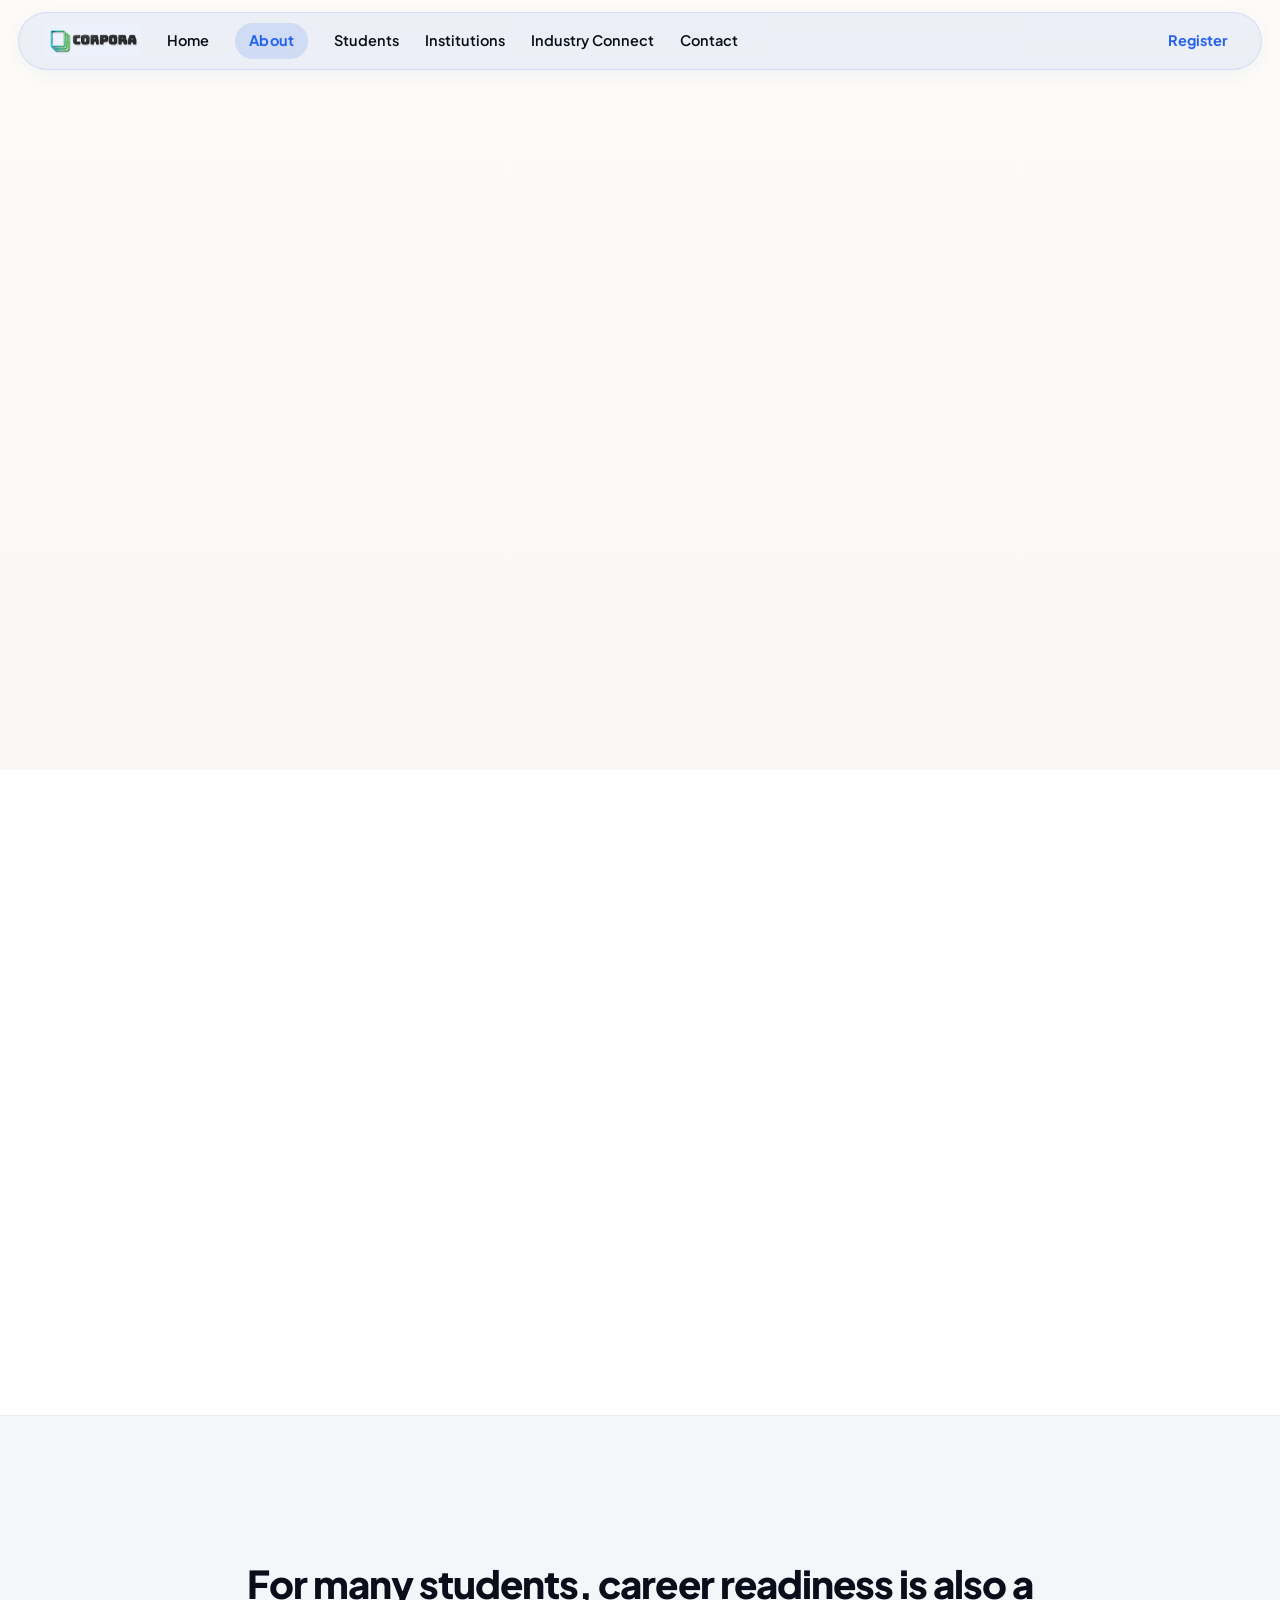
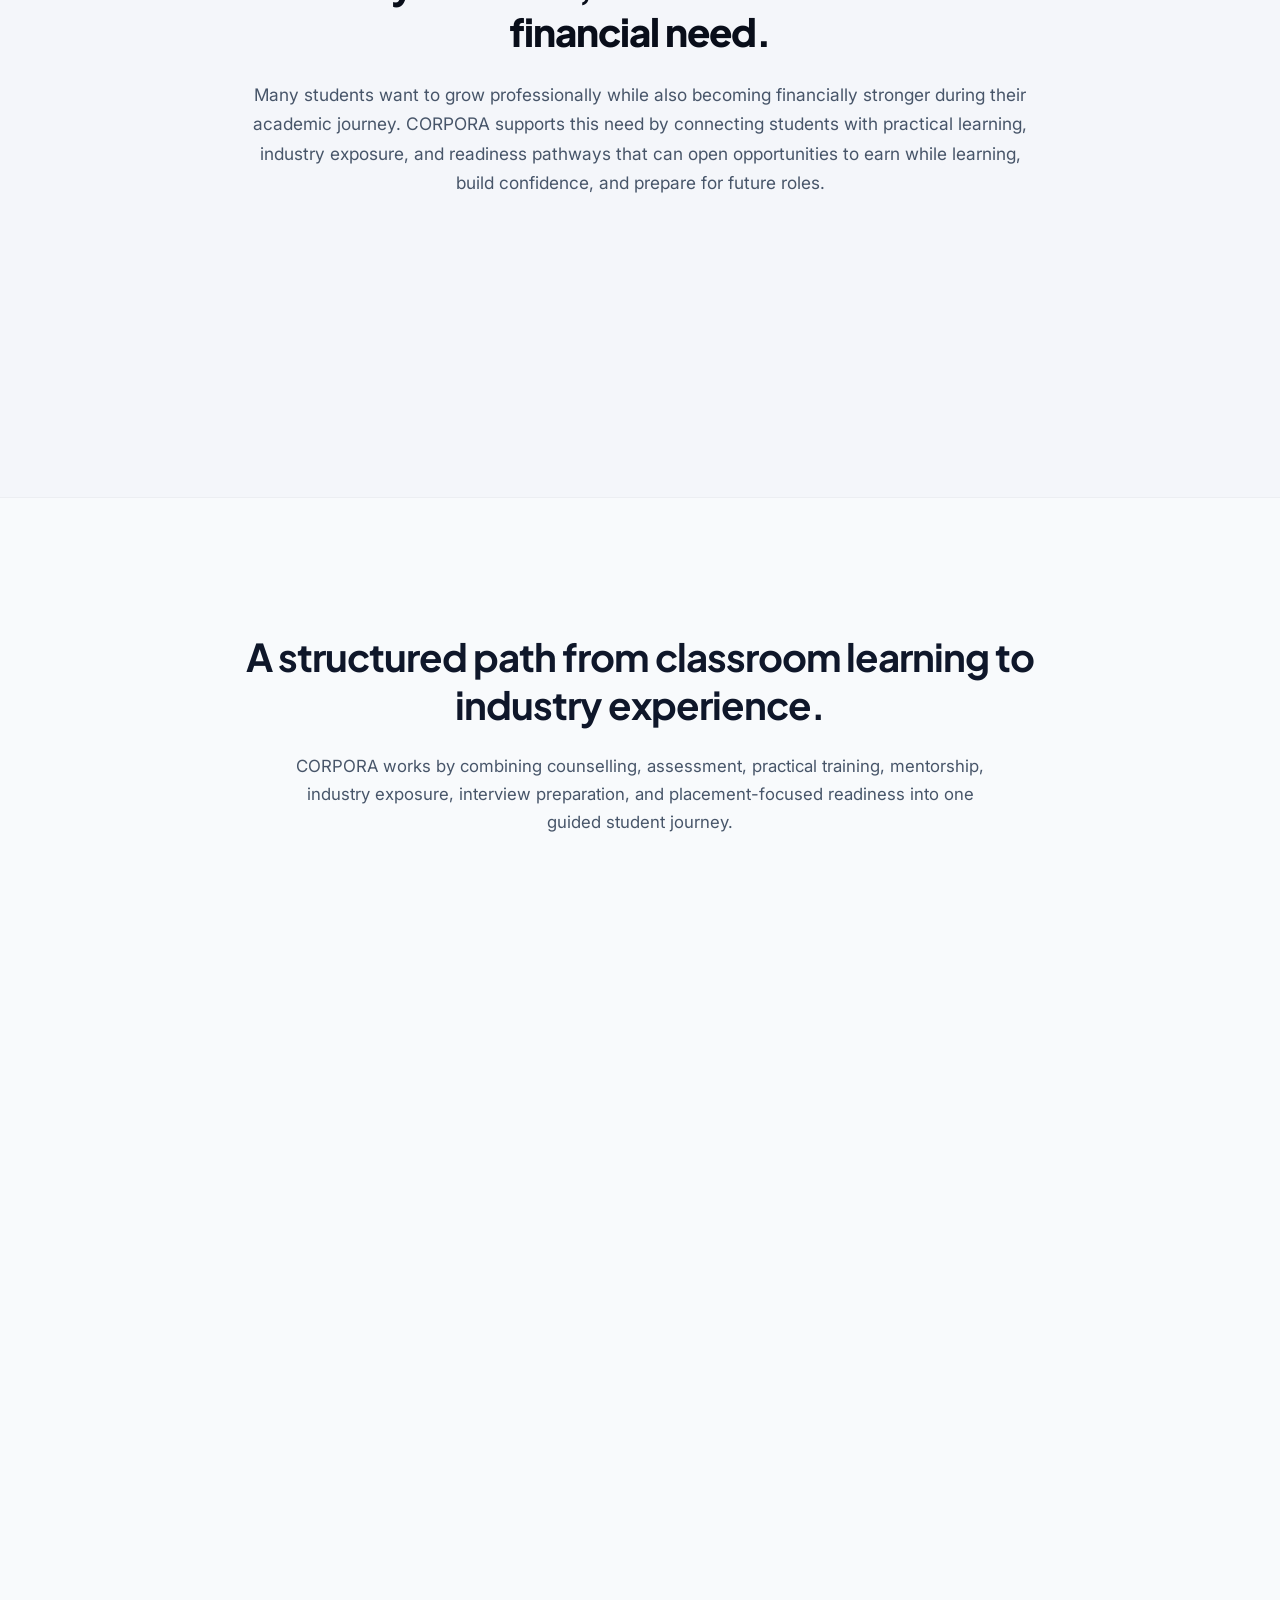
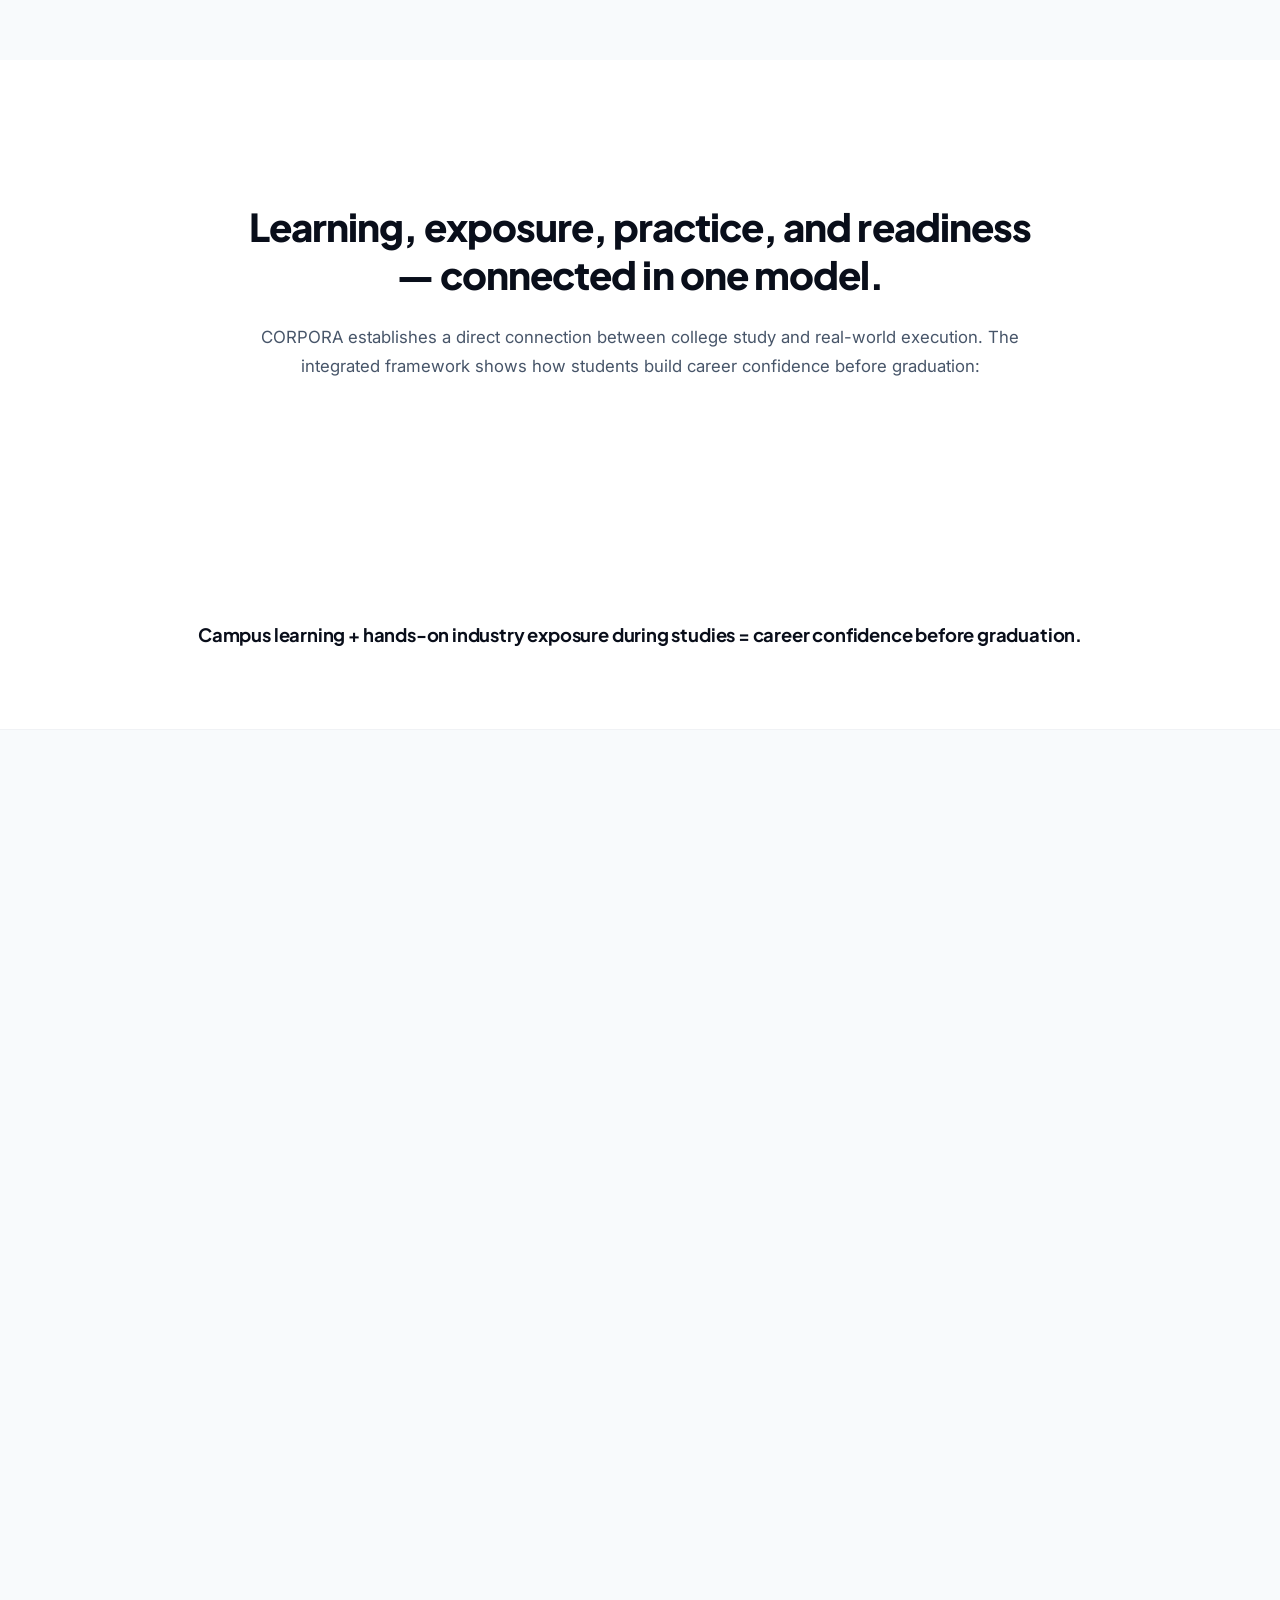
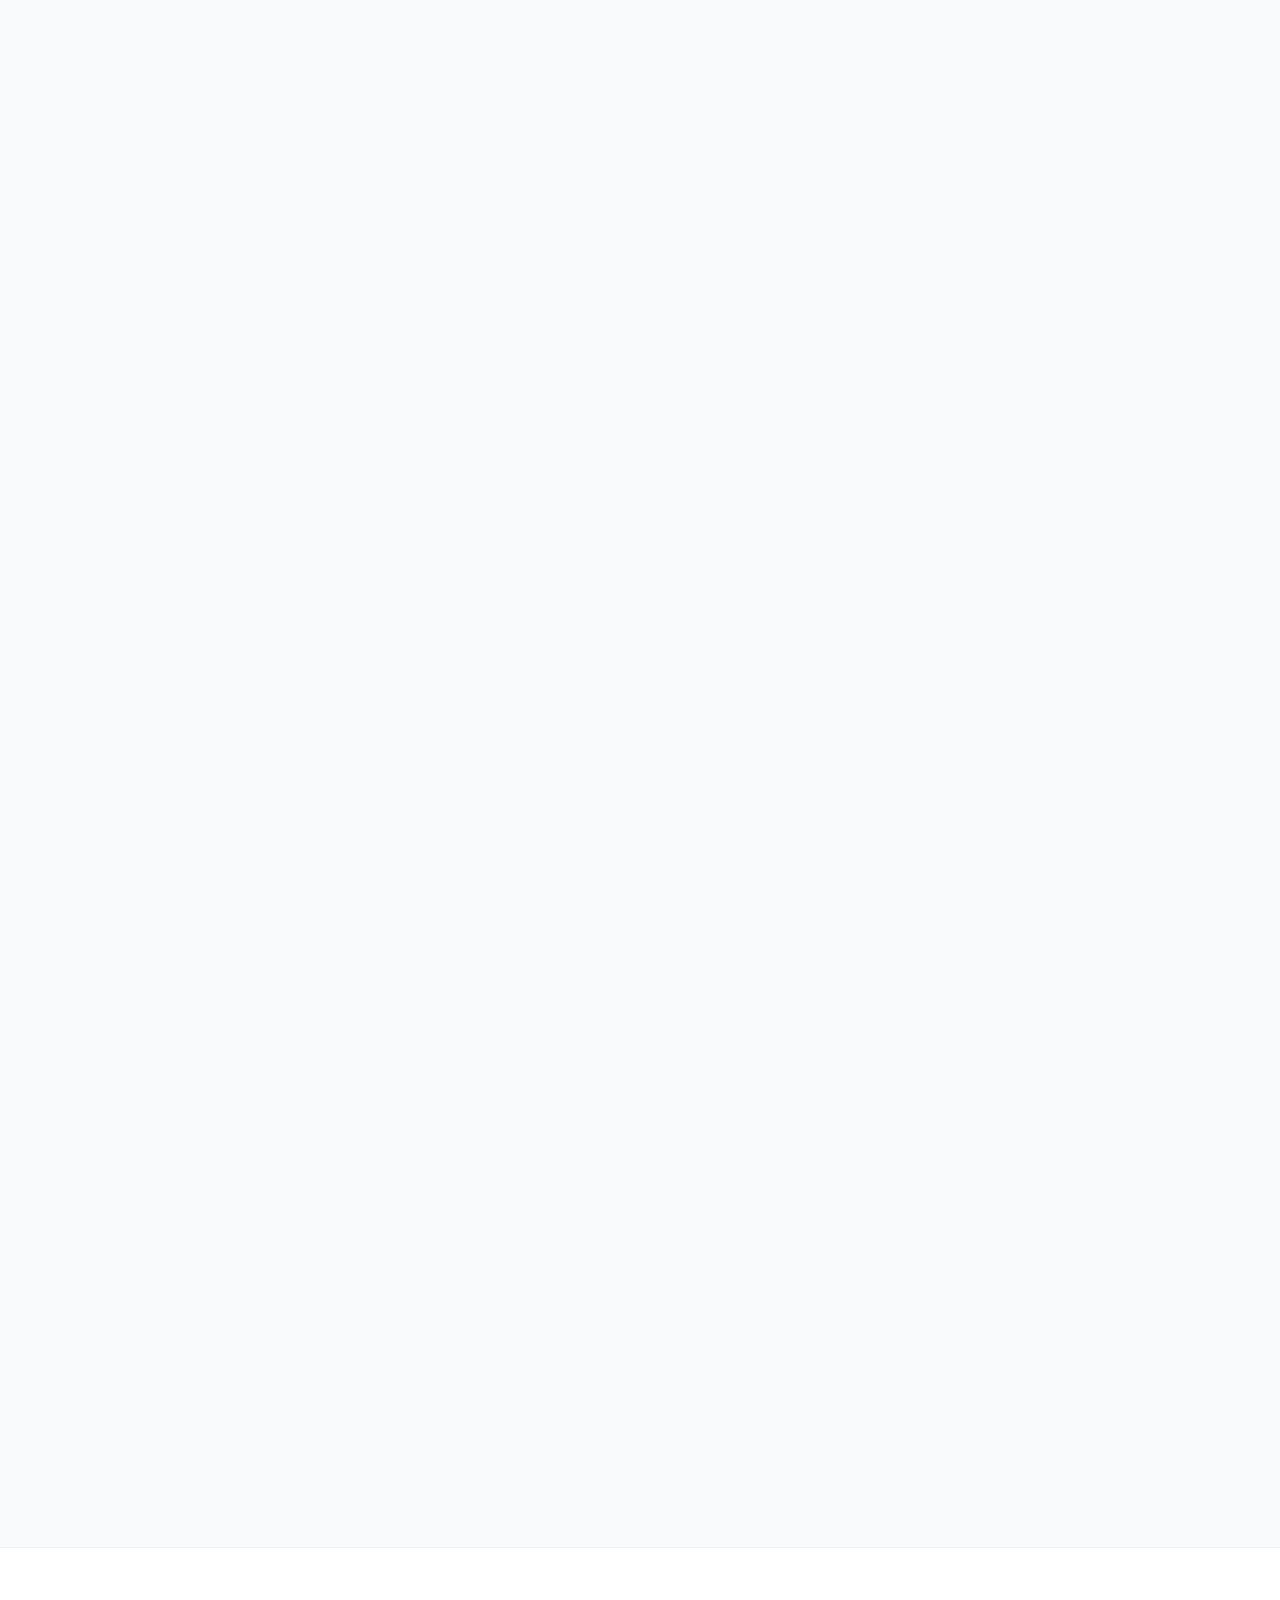
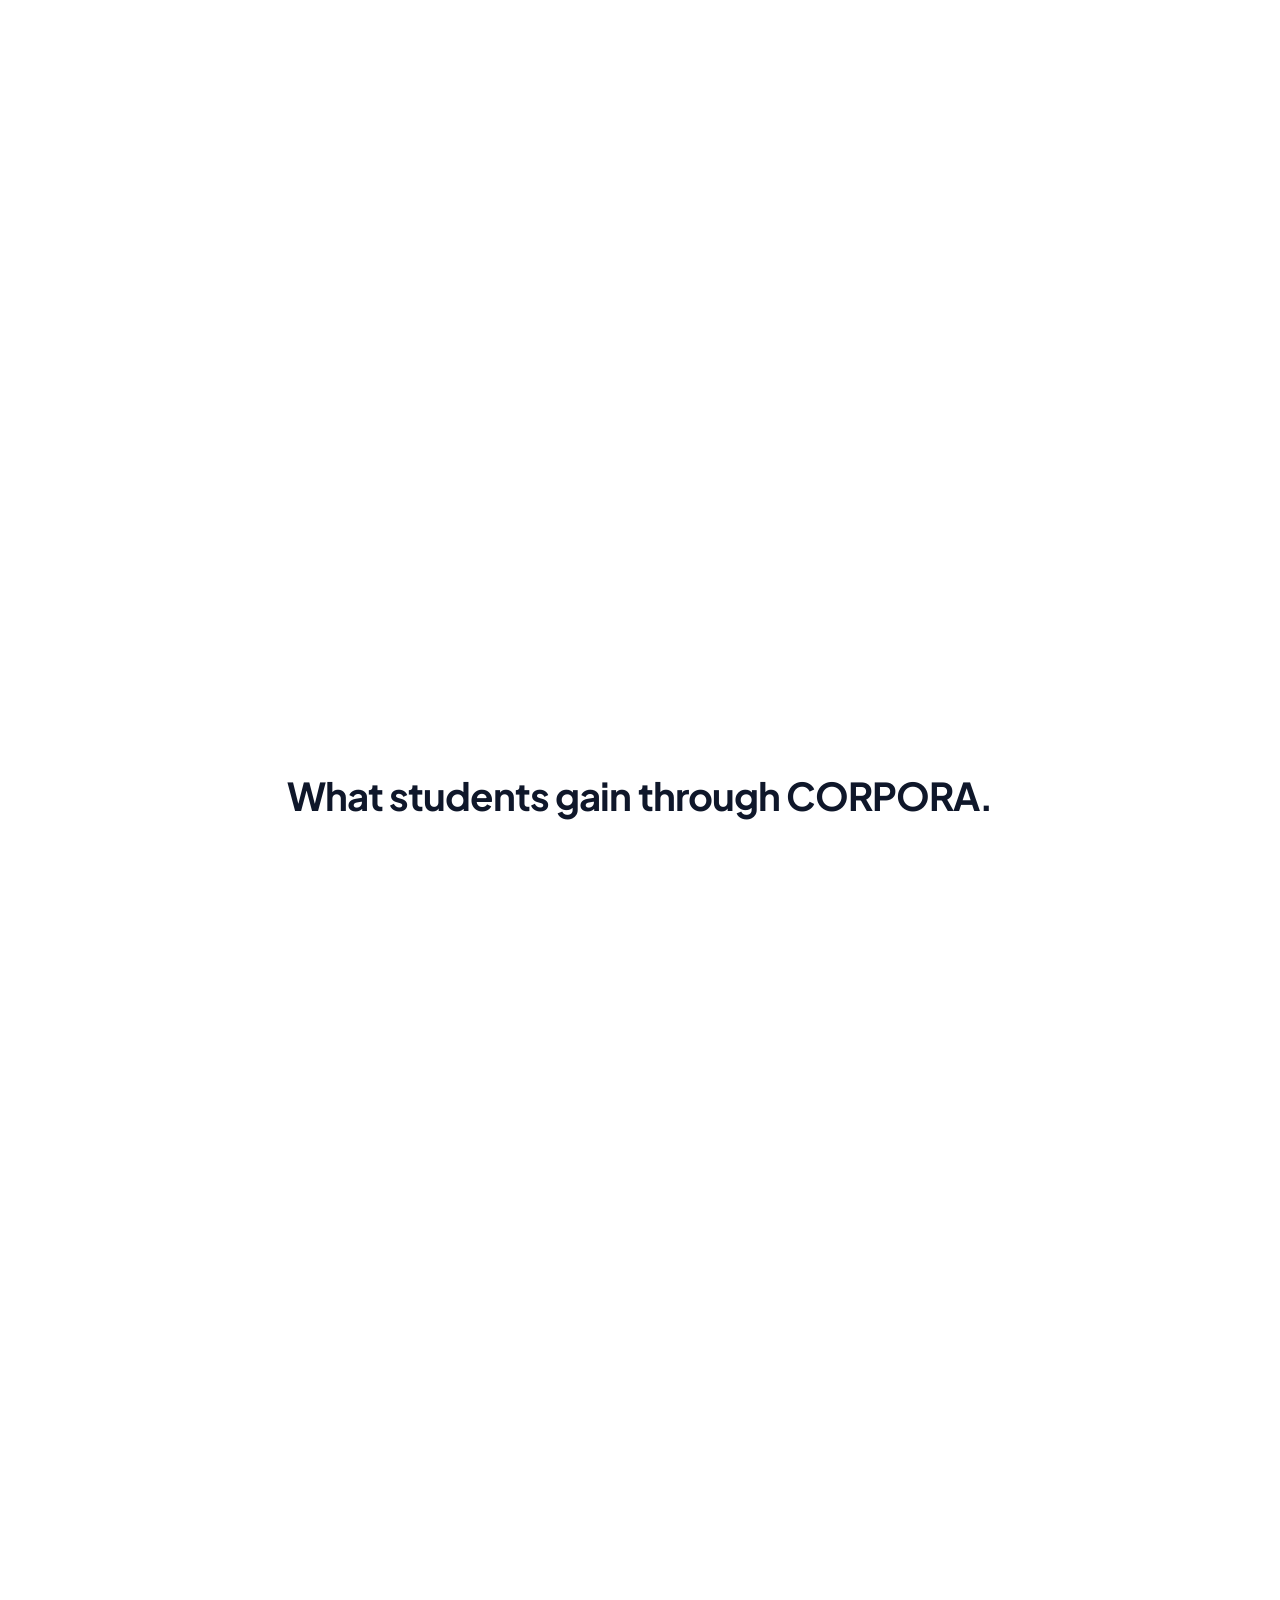
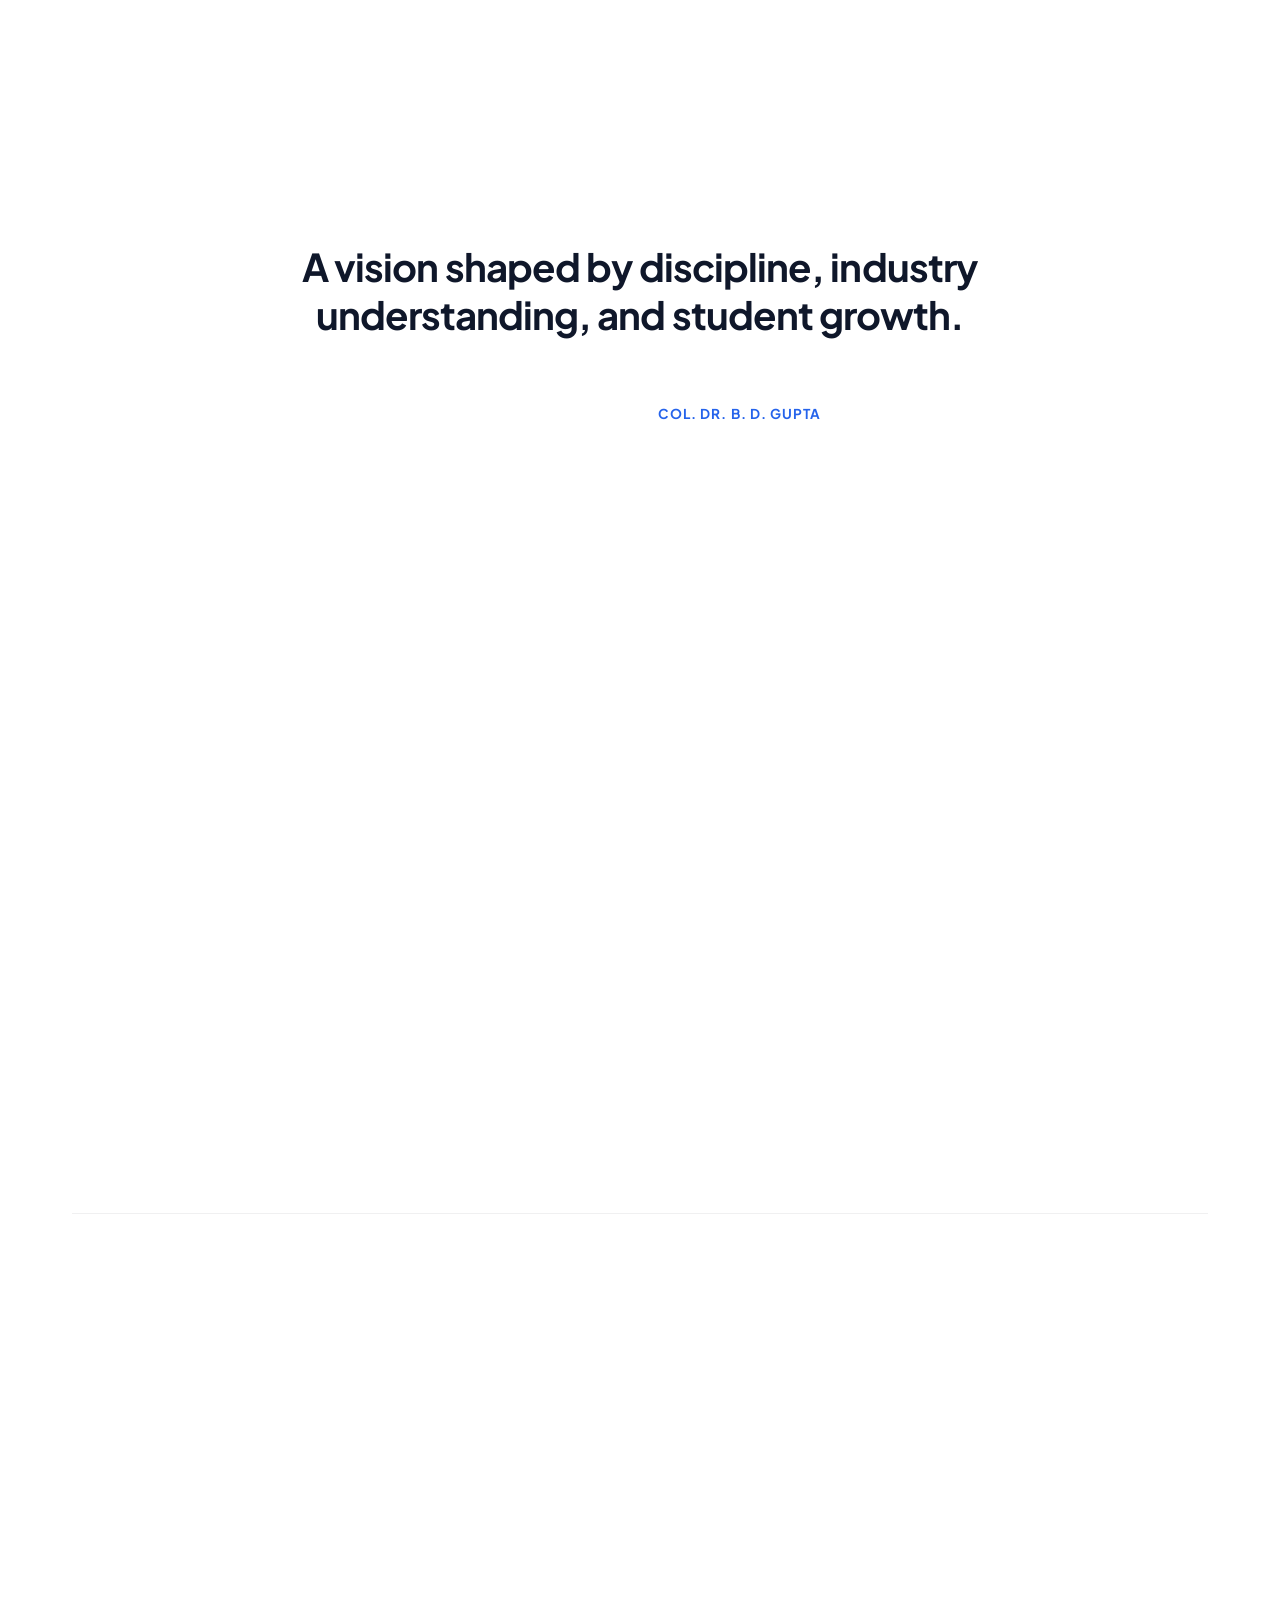
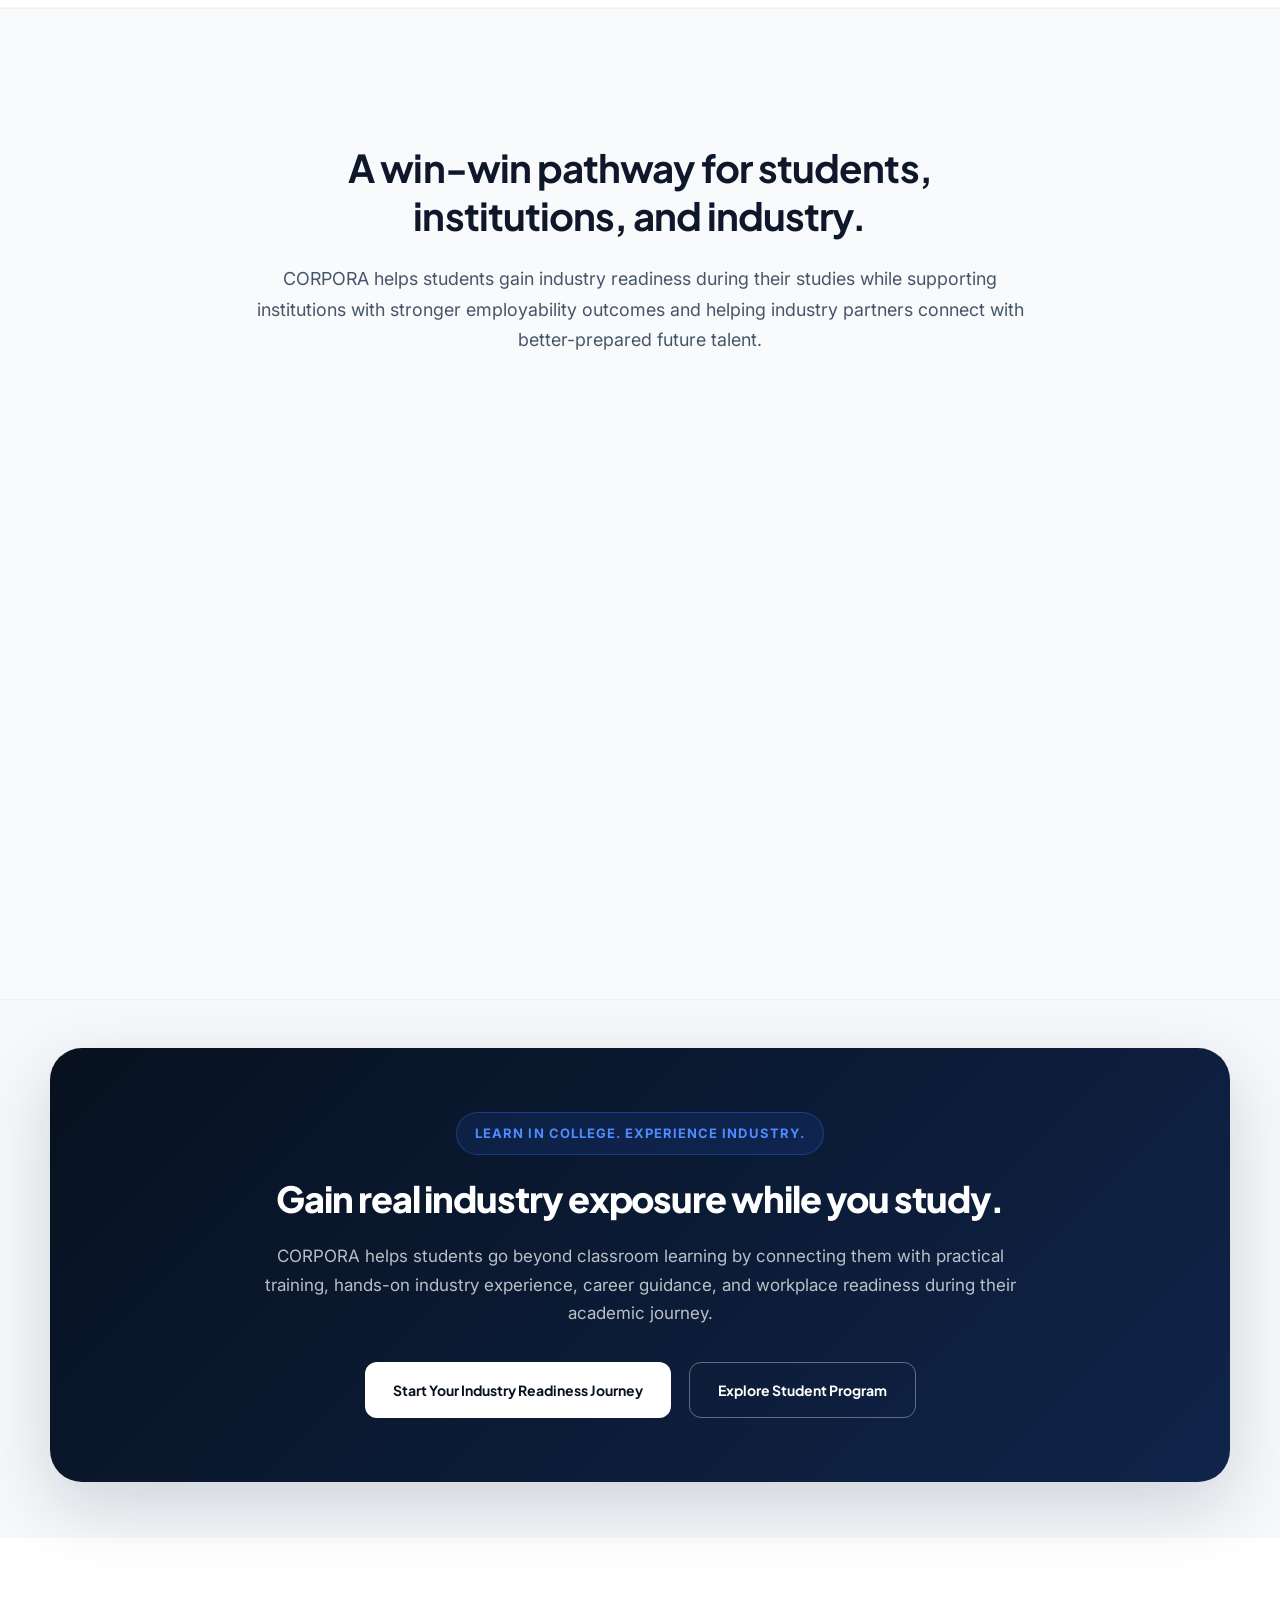
<file: about.html>
<!DOCTYPE html>
<html lang="en">
<head>
  <meta charset="UTF-8">
  <meta name="viewport" content="width=device-width, initial-scale=1.0">
  <meta name="description" content="CORPORA is a next-generation Industry–Academia Integration Model designed to transform traditional education into a career-driven ecosystem. Learn how it bridges the academic-industry readiness gap.">
  <meta name="keywords" content="About Corpora, Career Readiness, Employability Skills, Industry Academia Bridge, Student Mentorship, Skilling Program, PPT content, Skilling Model">
  <meta name="author" content="CORPORA">
  <title>About CORPORA | Transforming Education into a Career-Driven Ecosystem</title>
  
  <!-- Favicon -->
  <link rel="icon" type="image/png" href="assets/images/corpora-logo.png.png">

  <!-- Style File -->
  <link rel="stylesheet" href="style.css">
</head>
<body>

  <!-- 1. Site Header (matches homepage) -->
  <div class="site-header-shell">
    <style>
      .site-header-shell {
        position: fixed;
        top: 12px;
        left: 0;
        width: 100%;
        padding: 0 18px;
        box-sizing: border-box;
        z-index: 1000;
        pointer-events: none;
      }

      .site-header-shell .hero-header-row {
        pointer-events: auto;
        margin-bottom: 0;
      }

      .hero-header-row {
        display: flex;
        justify-content: space-between;
        align-items: center;
        height: auto;
        min-height: 56px;
        width: 100%;
        box-sizing: border-box;
        z-index: 100;
        background-color: rgba(37, 99, 235, 0.08);
        border: 1px solid rgba(37, 99, 235, 0.12);
        border-radius: 999px;
        box-shadow: 0 4px 16px rgba(37, 99, 235, 0.06);
        padding: 1px 10px 1px 10px;
      }

      .hero-header-left-pill {
        background-color: transparent;
        border-radius: 999px;
        padding: 6px 20px 6px 16px;
        height: 54px;
        display: flex;
        align-items: center;
        gap: 26px;
        box-shadow: none;
        border: none;
        box-sizing: border-box;
      }

      .hero-logo-link {
        display: flex;
        align-items: center;
        height: 100%;
      }

      .hero-logo-img {
        height: 32px;
        width: auto;
        display: block;
        object-fit: contain;
        mix-blend-mode: multiply;
      }

      .hero-desktop-nav {
        display: flex;
        align-items: center;
        gap: 26px;
      }

      .hero-nav-link {
        font-family: var(--font-heading);
        font-size: 14.5px;
        font-weight: 600;
        color: var(--brand-navy, #0f172a);
        text-decoration: none;
        transition: color 0.25s ease;
        position: relative;
      }

      .hero-nav-link:hover {
        color: var(--brand-primary, #2563eb);
      }

      .hero-nav-link.active {
        display: inline-flex;
        align-items: center;
        background-color: rgba(37, 99, 235, 0.14);
        color: var(--brand-primary, #2563eb);
        padding: 6px 14px;
        border-radius: 999px;
        font-family: var(--font-heading);
        font-weight: 700;
        letter-spacing: 0.02em;
        text-decoration: none;
        border: none;
      }

      .hero-register-pill {
        background-color: transparent;
        border-radius: 999px;
        height: 54px;
        padding: 0 24px;
        display: inline-flex;
        align-items: center;
        justify-content: center;
        font-family: var(--font-heading);
        font-weight: 700;
        font-size: 14.5px;
        color: var(--brand-primary, #2563eb);
        text-decoration: none;
        border: none;
        box-shadow: none;
        transition: all 0.25s ease;
        box-sizing: border-box;
      }

      .hero-register-pill:hover {
        background-color: rgba(37, 99, 235, 0.12);
        color: var(--brand-primary, #2563eb);
        transform: translateY(-1px);
        box-shadow: none;
      }

      .hero-menu-toggle-wrapper {
        display: none;
        position: relative;
      }

      @media (max-width: 991px) {
        .hero-header-row {
          min-height: 48px;
        }

        .hero-header-left-pill {
          height: 46px;
          padding: 4px 14px;
        }

        .hero-logo-img {
          height: 26px;
        }

        .hero-desktop-nav {
          display: none;
        }

        .hero-register-pill {
          height: 46px;
          padding: 0 16px;
          font-size: 13px;
        }
      }

      @media (max-width: 767px) {
        .hero-register-pill {
          display: none;
        }

        .hero-menu-toggle-wrapper {
          display: block;
        }

        .hero-menu-toggle-btn {
          height: 44px;
          padding: 0 16px;
          border-radius: 999px;
          font-family: var(--font-heading);
          font-size: 0.78rem;
          font-weight: 700;
          color: var(--brand-primary, #2563eb);
          background-color: transparent;
          border: none;
          box-shadow: none;
          cursor: pointer;
          transition: all 0.3s ease;
          display: flex;
          align-items: center;
          gap: 8px;
          box-sizing: border-box;
        }

        .hero-menu-toggle-btn:hover,
        .hero-menu-toggle-btn.open {
          background-color: rgba(37, 99, 235, 0.12);
          color: var(--brand-primary, #2563eb);
          border: none;
        }

        .hero-menu-toggle-btn span {
          color: inherit;
        }

        .hero-menu-toggle-btn .toggle-icon {
          display: flex;
          flex-direction: column;
          justify-content: space-between;
          width: 14px;
          height: 10px;
        }

        .hero-menu-toggle-btn .toggle-icon span {
          display: block;
          width: 100%;
          height: 2px;
          background-color: currentColor;
          transition: all 0.3s ease;
        }

        .hero-menu-toggle-btn.open .toggle-icon span:first-child {
          transform: translateY(4px) rotate(45deg);
        }

        .hero-menu-toggle-btn.open .toggle-icon span:last-child {
          transform: translateY(-4px) rotate(-45deg);
        }

        .menu-dropdown {
          position: absolute;
          top: calc(100% + 8px);
          right: 0;
          width: 240px;
          background-color: #ffffff;
          border-radius: 16px;
          box-shadow: 0 15px 40px rgba(9, 14, 26, 0.12);
          border: 1px solid rgba(15, 23, 42, 0.06);
          display: flex;
          flex-direction: column;
          padding: 16px;
          box-sizing: border-box;
          z-index: 150;
          opacity: 0;
          visibility: hidden;
          transform: translateY(10px);
          transition: all 0.3s cubic-bezier(0.16, 1, 0.3, 1);
        }

        .menu-dropdown.open {
          opacity: 1;
          visibility: visible;
          transform: translateY(0);
        }

        .dropdown-list {
          list-style: none;
          padding: 0;
          margin: 0;
          display: flex;
          flex-direction: column;
          gap: 12px;
        }

        .dropdown-link {
          font-family: var(--font-heading);
          font-size: 14px;
          font-weight: 600;
          color: var(--brand-navy, #0f172a);
          text-decoration: none;
          display: block;
          transition: color 0.25s ease;
        }

        .dropdown-link:hover,
        .dropdown-link.active {
          color: var(--brand-primary, #2563eb);
        }

        .dropdown-divider {
          height: 1px;
          background-color: rgba(15, 23, 42, 0.06);
          margin: 12px 0;
        }

        .dropdown-cta-btn {
          background-color: var(--brand-primary, #2563eb);
          color: #ffffff;
          border-radius: 10px;
          padding: 10px;
          text-align: center;
          font-family: var(--font-heading);
          font-weight: 700;
          font-size: 13px;
          text-decoration: none;
          transition: background-color 0.25s ease;
        }

        .dropdown-cta-btn:hover {
          background-color: #1d4ed8;
        }
      }
    </style>

    <div class="hero-header-row">
      <div class="hero-header-left-pill">
        <a href="index.html" class="hero-logo-link">
          <img src="assets/images/corpora-logo.png.png" alt="CORPORA Logo" class="hero-logo-img">
        </a>
        <nav class="hero-desktop-nav">
          <a href="index.html" class="hero-nav-link">Home</a>
          <a href="about.html" class="hero-nav-link active">About</a>
          <a href="students.html" class="hero-nav-link">Students</a>
          <a href="institutions.html" class="hero-nav-link">Institutions</a>
          <a href="industry-connect.html" class="hero-nav-link">Industry Connect</a>
          <a href="contact.html" class="hero-nav-link">Contact</a>
        </nav>
      </div>

      <a href="students.html" class="hero-register-pill">Register</a>

      <div class="hero-menu-toggle-wrapper">
        <button class="hero-menu-toggle-btn" id="menu-dropdown-toggle" aria-label="Toggle Menu" aria-expanded="false">
          <span>Menu</span>
          <div class="toggle-icon">
            <span></span>
            <span></span>
          </div>
        </button>

        <nav class="menu-dropdown" id="menu-dropdown-panel">
          <ul class="dropdown-list">
            <li><a href="index.html" class="dropdown-link">Home</a></li>
            <li><a href="about.html" class="dropdown-link active">About</a></li>
            <li><a href="students.html" class="dropdown-link">Students</a></li>
            <li><a href="institutions.html" class="dropdown-link">Institutions</a></li>
            <li><a href="industry-connect.html" class="dropdown-link">Industry Connect</a></li>
            <li><a href="contact.html" class="dropdown-link">Contact</a></li>
          </ul>
          <div class="dropdown-divider"></div>
          <a href="students.html" class="dropdown-cta-btn" id="dropdown-cta-action">Register</a>
        </nav>
      </div>
    </div>
  </div>

  <main>
    <!-- 2. ABOUT HERO SECTION -->
    <section id="about-hero" class="about-hero-section">
      <div class="container about-hero-container">
        <div class="about-editorial-hero" id="about-hero-reveal">
          
          <!-- Main Visual Area -->
          <div class="about-hero-image-wrap">
            <img src="assets/images/students-classroom-learning-02.jpg" alt="Students in classroom learning and integration" class="about-hero-classroom-img">
            <div class="about-hero-image-overlay"></div>
          </div>
          
          <!-- Floating Content Card -->
          <div class="about-hero-content-card">
            <span class="category-pill">About CORPORA</span>
            <h1 class="about-hero-card-title">Turning academic learning into real career readiness.</h1>
            <p class="about-hero-card-subtext">
              CORPORA is a student-focused Industry–Academia Integration Model designed to help students move from classroom learning to practical skills, career clarity, confidence, and industry-ready preparation.
            </p>
            <div class="about-hero-card-btn-group">
              <a href="#the-model" class="about-btn btn-primary">Explore Student Journey</a>
              <a href="contact.html" class="about-btn btn-secondary">Contact CORPORA</a>
            </div>
          </div>

        </div>
      </div>
    </section>

    <!-- 3. WHY THIS MODEL IS NEEDED SECTION -->
    <section id="why-created" class="about-why-section">
      <div class="container about-why-container">
        <div class="about-why-grid" id="about-why-reveal">
          
          <!-- Left Image Column -->
          <div class="about-why-image-col">
            <div class="about-why-image-wrapper">
              <img src="assets/images/student-career-counselling.jpg" alt="Student career counselling and guidance session" class="about-why-img">
              <div class="about-why-image-overlay"></div>
            </div>
          </div>

          <!-- Right Content Column -->
          <div class="about-why-content-col">
            <span class="category-pill">Why CORPORA Exists</span>
            <h2 class="about-why-title">Students need more than a degree to feel ready for the professional world.</h2>
            <p class="about-why-text">
              Academic learning builds knowledge, but many students still need real exposure, practical confidence, and guided preparation before entering the professional world. CORPORA was created to support this transition with structure, clarity, and industry-connected learning.
            </p>
            
            <!-- Inline Pills -->
            <div class="about-why-pills">
              <span class="highlight-pill">career clarity</span>
              <span class="highlight-pill">practical exposure</span>
              <span class="highlight-pill">interview confidence</span>
              <span class="highlight-pill">workplace readiness</span>
            </div>
          </div>

        </div>
      </div>
    </section>

    <!-- 4. STUDENT REALITY (FINANCIAL NEED) SECTION -->
    <section id="student-reality" class="about-reality-section">
      <div class="container readiness-container" id="about-reality-reveal">
        <div class="reality-header-wrapper">
          <span class="category-pill">Student Reality</span>
          <h2 class="reality-section-title">For many students, career readiness is also a financial need.</h2>
          <p class="reality-section-text">
            Many students want to grow professionally while also becoming financially stronger during their academic journey. CORPORA supports this need by connecting students with practical learning, industry exposure, and readiness pathways that can open opportunities to earn while learning, build confidence, and prepare for future roles.
          </p>
        </div>

        <!-- 3 Benefit Points -->
        <div class="reality-points-grid">
          <div class="reality-point-card">
            <span class="reality-point-num">01</span>
            <h3 class="reality-point-text">Practical exposure during studies</h3>
          </div>
          <div class="reality-point-card">
            <span class="reality-point-num">02</span>
            <h3 class="reality-point-text">Skill-building for earning capability</h3>
          </div>
          <div class="reality-point-card">
            <span class="reality-point-num">03</span>
            <h3 class="reality-point-text">Career readiness before graduation</h3>
          </div>
        </div>
      </div>
    </section>

    <!-- 5. HOW CORPORA WORKS SECTION -->
    <section id="how-works" class="about-how-section">
      <div class="container about-how-container">
        
        <!-- Header -->
        <div class="about-how-header">
          <span class="category-pill">How CORPORA Works</span>
          <h2 class="about-how-title">A structured path from classroom learning to industry experience.</h2>
          <p class="about-how-intro" style="max-width: 720px; margin: 1.5rem auto 0 auto; color: var(--text-secondary); line-height: 1.65; font-size: 1.05rem;">
            CORPORA works by combining counselling, assessment, practical training, mentorship, industry exposure, interview preparation, and placement-focused readiness into one guided student journey.
          </p>
        </div>

        <div class="about-how-grid" id="about-how-reveal">
          <!-- Timeline Steps wrapper -->
          <div class="about-timeline-wrapper">
            <div class="about-timeline-line"></div>
            
            <div class="about-timeline-steps">
              <!-- Step 1 -->
              <div class="about-timeline-item">
                <div class="about-step-marker"></div>
                <span class="about-step-num">01</span>
                <h3 class="about-step-title">Counselling & Orientation</h3>
                <p class="about-step-desc">Introduce students to career pathways, industry expectations, and orientation support.</p>
              </div>

              <!-- Step 2 -->
              <div class="about-timeline-item">
                <div class="about-step-marker"></div>
                <span class="about-step-num">02</span>
                <h3 class="about-step-title">Skill Assessment</h3>
                <p class="about-step-desc">Identify student strengths, competencies, skill gaps, and learning needs.</p>
              </div>

              <!-- Step 3 -->
              <div class="about-timeline-item">
                <div class="about-step-marker"></div>
                <span class="about-step-num">03</span>
                <h3 class="about-step-title">Practical Training</h3>
                <p class="about-step-desc">Build professional foundations, communication skills, and workplace skilling.</p>
              </div>

              <!-- Step 4 -->
              <div class="about-timeline-item">
                <div class="about-step-marker"></div>
                <span class="about-step-num">04</span>
                <h3 class="about-step-title">Industry Exposure</h3>
                <p class="about-step-desc">Provide students with hands-on industrial visits and real workflow exposure.</p>
              </div>

              <!-- Step 5 -->
              <div class="about-timeline-item">
                <div class="about-step-marker"></div>
                <span class="about-step-num">05</span>
                <h3 class="about-step-title">Interview Preparation</h3>
                <p class="about-step-desc">Train students in resume building, mock interviews, and confidence development.</p>
              </div>

              <!-- Step 6 -->
              <div class="about-timeline-item">
                <div class="about-step-marker"></div>
                <span class="about-step-num">06</span>
                <h3 class="about-step-title">Placement Readiness</h3>
                <p class="about-step-desc">Support recruitment preparation, networking drives, and employment readiness.</p>
              </div>
            </div>
          </div>

          <!-- Bottom Supporting Image -->
          <div class="about-how-image-wrapper">
            <div class="about-how-image-inner">
              <img src="assets/images/practical-training-session.jpg" alt="Students in practical training session" class="about-how-img">
              <div class="about-how-image-overlay"></div>
            </div>
          </div>
        </div>

      </div>
    </section>

    <!-- 5.2 THE CORPORA MODEL SECTION -->
    <section id="the-model" class="about-model-section">
      <div class="container readiness-container" id="about-model-reveal">
        <div class="model-header-wrapper">
          <span class="category-pill">The CORPORA Model</span>
          <h2 class="model-section-title">Learning, exposure, practice, and readiness — connected in one model.</h2>
          <p class="model-section-intro">
            CORPORA establishes a direct connection between college study and real-world execution. The integrated framework shows how students build career confidence before graduation:
          </p>
        </div>

        <!-- Horizontal Capsule Flow -->
        <div class="model-flow-wrapper">
          <div class="model-flow-step">
            <span class="model-flow-step-num">Step 01</span>
            <h3 class="model-flow-step-name">Campus Learning</h3>
          </div>
          <div class="model-flow-step">
            <span class="model-flow-step-num">Step 02</span>
            <h3 class="model-flow-step-name">Career Guidance</h3>
          </div>
          <div class="model-flow-step">
            <span class="model-flow-step-num">Step 03</span>
            <h3 class="model-flow-step-name">Practical Training</h3>
          </div>
          <div class="model-flow-step">
            <span class="model-flow-step-num">Step 04</span>
            <h3 class="model-flow-step-name">Industry Exposure</h3>
          </div>
          <div class="model-flow-step">
            <span class="model-flow-step-num">Step 05</span>
            <h3 class="model-flow-step-name">Workplace Awareness</h3>
          </div>
          <div class="model-flow-step">
            <span class="model-flow-step-num">Step 06</span>
            <h3 class="model-flow-step-name">Career Readiness</h3>
          </div>
        </div>

        <p class="model-bridge-statement">
          Campus learning + hands-on industry exposure during studies = career confidence before graduation.
        </p>
      </div>
    </section>

    <!-- 6. REAL-WORLD READINESS AREAS SECTION -->
    <section id="readiness-areas" class="readiness-areas-section">
      <div class="container readiness-container">
        
        <!-- Section Header -->
        <div class="readiness-header" id="readiness-header-reveal">
          <span class="category-pill">Real-World Readiness Areas</span>
          <h2 class="readiness-section-title">How CORPORA turns industry exposure into student readiness.</h2>
          <p class="readiness-section-intro">
            CORPORA helps students understand real workplace expectations through guided exposure, practical learning, safety awareness, and team-based production understanding. These readiness areas help students connect academic knowledge with real professional environments.
          </p>
        </div>

        <!-- Alternating Editorial Blocks -->
        <div class="readiness-blocks">
          
          <!-- Block 1: Hands-on Learning (Image Left, Text Right) -->
          <div class="readiness-block alt-left" id="hands-on-learning">
            <div class="readiness-image-col">
              <div class="readiness-img-wrap">
                <img src="assets/images/industry-hands-on-learning-01.jpg" alt="Hands-on Learning" class="readiness-img">
              </div>
            </div>
            <div class="readiness-content-col">
              <span class="readiness-num">01</span>
              <h3 class="readiness-title">Hands-on Learning</h3>
              <p class="readiness-desc">
                Students learn by observing and engaging with real work environments, practical processes, and hands-on activities. This helps them understand how classroom concepts connect with actual workplace tasks, tools, and responsibilities.
              </p>
              <ul class="readiness-points">
                <li><span class="point-bullet">•</span> Practical exposure beyond theory</li>
                <li><span class="point-bullet">•</span> Guided understanding of real work processes</li>
                <li><span class="point-bullet">•</span> Confidence through observation and practice</li>
                <li><span class="point-bullet">•</span> Stronger connection between learning and application</li>
              </ul>
            </div>
          </div>

          <!-- Block 2: Technical Skill Exposure (Text Left, Image Right) -->
          <div class="readiness-block alt-right" id="technical-skill-exposure">
            <div class="readiness-content-col">
              <span class="readiness-num">02</span>
              <h3 class="readiness-title">Technical Skill Exposure</h3>
              <p class="readiness-desc">
                Students are introduced to technical systems, tools, equipment, workflows, and industry processes so they can understand what modern workplaces expect from fresh talent. This exposure helps students build awareness before entering professional roles.
              </p>
              <ul class="readiness-points">
                <li><span class="point-bullet">•</span> Understanding of tools and technical systems</li>
                <li><span class="point-bullet">•</span> Exposure to real industry processes</li>
                <li><span class="point-bullet">•</span> Awareness of technical expectations</li>
                <li><span class="point-bullet">•</span> Stronger practical foundation for career growth</li>
              </ul>
            </div>
            <div class="readiness-image-col">
              <div class="readiness-img-wrap">
                <img src="assets/images/industry-technical-skill-exposure-01.jpg" alt="Technical Skill Exposure" class="readiness-img">
              </div>
            </div>
          </div>

          <!-- Block 3: Workplace Safety Awareness (Image Left, Text Right) -->
          <div class="readiness-block alt-left" id="workplace-safety-awareness">
            <div class="readiness-image-col">
              <div class="readiness-img-wrap">
                <img src="assets/images/industry-workplace-safety-awareness-01.jpg" alt="Workplace Safety Awareness" class="readiness-img">
              </div>
            </div>
            <div class="readiness-content-col">
              <span class="readiness-num">03</span>
              <h3 class="readiness-title">Workplace Safety Awareness</h3>
              <p class="readiness-desc">
                Students learn that career readiness is not only about skills, but also about responsibility, discipline, and safety awareness. CORPORA introduces students to workplace safety practices, professional conduct, and responsible behaviour in real work environments.
              </p>
              <ul class="readiness-points">
                <li><span class="point-bullet">•</span> Awareness of workplace safety culture</li>
                <li><span class="point-bullet">•</span> Understanding discipline and responsibility</li>
                <li><span class="point-bullet">•</span> Professional behaviour in industrial settings</li>
                <li><span class="point-bullet">•</span> Readiness for safe and responsible work participation</li>
              </ul>
            </div>
          </div>

          <!-- Block 4: Team and Production Understanding (Text Left, Image Right) -->
          <div class="readiness-block alt-right" id="team-production-understanding">
            <div class="readiness-content-col">
              <span class="readiness-num">04</span>
              <h3 class="readiness-title">Team and Production Understanding</h3>
              <p class="readiness-desc">
                Students gain exposure to how teams, supervisors, processes, and production environments work together. This helps them understand coordination, communication, workflow, and the importance of teamwork in real industry settings.
              </p>
              <ul class="readiness-points">
                <li><span class="point-bullet">•</span> Understanding team coordination</li>
                <li><span class="point-bullet">•</span> Awareness of production flow</li>
                <li><span class="point-bullet">•</span> Exposure to workplace communication</li>
                <li><span class="point-bullet">•</span> Learning how roles connect in real operations</li>
              </ul>
            </div>
            <div class="readiness-image-col">
              <div class="readiness-img-wrap">
                <img src="assets/images/industry-team-production-understanding-01.jpg" alt="Team and Production Understanding" class="readiness-img">
              </div>
            </div>
          </div>

        </div>

      </div>
    </section>

    <!-- 7. WHO CORPORA IS FOR SECTION -->
    <section id="who-is-for" class="about-chips-section">
      <div class="container about-chips-container">
        <div class="about-chips-grid" id="about-who-reveal">
          
          <!-- Header -->
          <div class="about-chips-header">
            <span class="category-pill">Who It Is For</span>
            <h2 class="about-chips-title">Designed for career-focused students across academic streams.</h2>
            <p class="about-chips-intro">
              CORPORA is designed for students who want industry-ready skills, career clarity, and placement-focused preparation during their academic journey. The model is scalable across diverse academic formats:
            </p>
          </div>

          <!-- Chip Grid -->
          <div class="who-chips-grid">
            <div class="who-chip">BA</div>
            <div class="who-chip">BBA</div>
            <div class="who-chip">B.Com</div>
            <div class="who-chip">BCA</div>
            <div class="who-chip">B.Sc</div>
            <div class="who-chip">MBA</div>
            <div class="who-chip">Diploma Programs</div>
            <div class="who-chip">Certificate Programs</div>
            <div class="who-chip">Professional Diploma Students</div>
            <div class="who-chip">Final-Year Students</div>
            <div class="who-chip">Placement-Preparing Students</div>
          </div>

        </div>
      </div>
    </section>

    <!-- 8. WHAT STUDENTS GAIN SECTION -->
    <section id="student-outcomes" class="about-outcomes-section">
      <div class="container about-outcomes-container">
        <div class="about-outcomes-grid" id="about-outcomes-reveal">
          
          <!-- Header -->
          <div class="about-outcomes-header">
            <span class="category-pill">Student Outcomes</span>
            <h2 class="about-outcomes-title">What students gain through CORPORA.</h2>
          </div>

          <!-- Outcome Rows -->
          <div class="about-outcomes-rows">
            <div class="about-outcome-row">
              <div class="outcome-num">01</div>
              <div class="outcome-content">
                <h3 class="outcome-title">Career clarity</h3>
                <p class="outcome-desc">Understand career paths, goals, and professional direction.</p>
              </div>
            </div>
            
            <div class="about-outcome-row">
              <div class="outcome-num">02</div>
              <div class="outcome-content">
                <h3 class="outcome-title">Practical skills</h3>
                <p class="outcome-desc">Build workplace-oriented competencies through structured training.</p>
              </div>
            </div>

            <div class="about-outcome-row">
              <div class="outcome-num">03</div>
              <div class="outcome-content">
                <h3 class="outcome-title">Communication confidence</h3>
                <p class="outcome-desc">Improve professional communication, presentation, and workplace behaviour.</p>
              </div>
            </div>

            <div class="about-outcome-row">
              <div class="outcome-num">04</div>
              <div class="outcome-content">
                <h3 class="outcome-title">Interview readiness</h3>
                <p class="outcome-desc">Prepare for resumes, interviews, and employer expectations.</p>
              </div>
            </div>

            <div class="about-outcome-row">
              <div class="outcome-num">05</div>
              <div class="outcome-content">
                <h3 class="outcome-title">Workplace awareness</h3>
                <p class="outcome-desc">Understand real workplace environments, roles, and operational expectations.</p>
              </div>
            </div>

            <div class="about-outcome-row">
              <div class="outcome-num">06</div>
              <div class="outcome-content">
                <h3 class="outcome-title">Earning and opportunity readiness</h3>
                <p class="outcome-desc">Gain industry-connected skilling and readiness that helps build earning capabilities during studies.</p>
              </div>
            </div>
          </div>

        </div>
      </div>
    </section>

    <!-- 9. FOUNDER & VISION CONNECTED SECTION -->
    <section id="founder" class="about-founder-section">
      <div class="container about-founder-container" id="about-founder-reveal">
        <!-- Section Header -->
        <div class="about-founder-header">
          <span class="category-pill">Founder & Vision</span>
          <h2 class="about-founder-section-title">A vision shaped by discipline, industry understanding, and student growth.</h2>
        </div>

        <!-- Biography Grid -->
        <div class="about-founder-grid">
          <!-- Left side: founder image -->
          <div class="about-founder-image-col">
            <div class="founder-image-wrap">
              <img src="assets/images/founder.jpg" alt="Col. Dr. B. D. Gupta" class="founder-image">
              <div class="about-founder-image-glow"></div>
            </div>
            <!-- Quote block -->
            <div class="about-founder-quote-block">
              <p class="founder-quote-text">
                “Career readiness is not only about qualification. It is about clarity, preparation, discipline, and the confidence to step into the professional world.”
              </p>
              <p class="founder-quote-author">— Col. Dr. B. D. Gupta</p>
            </div>
          </div>

          <!-- Right side: founder content -->
          <div class="about-founder-content-col">
            <div class="founder-profile-header">
              <span class="founder-name-pill">Col. Dr. B. D. Gupta</span>
              <h3 class="founder-role-title">Founder of the vision behind CORPORA</h3>
              <p class="founder-role-subtitle">Founder & Managing Director, Bhakti Management Services Pvt. Ltd.</p>
            </div>
            
            <p class="about-founder-desc">
              Col. Dr. B. D. Gupta brings together defence discipline, technical depth, HR expertise, and industrial understanding to shape the vision behind CORPORA. His leadership experience and long-standing work in workforce development support CORPORA’s mission to prepare students for real professional opportunities.
            </p>

            <!-- 4 credibility highlight chips -->
            <div class="founder-chips-grid">
              <div class="founder-cred-chip">
                <span class="chip-dot"></span>
                <span class="chip-text">IIT Kanpur Alumnus</span>
              </div>
              <div class="founder-cred-chip">
                <span class="chip-dot"></span>
                <span class="chip-text">Ph.D. in HR & Industrial Management</span>
              </div>
              <div class="founder-cred-chip">
                <span class="chip-dot"></span>
                <span class="chip-text">Indian Defense Services Leadership</span>
              </div>
              <div class="founder-cred-chip">
                <span class="chip-dot"></span>
                <span class="chip-text">Bhakti Legacy Since 1998</span>
              </div>
            </div>
          </div>
        </div>

        <!-- Vision & Mission Connected Panels -->
        <div class="founder-vision-mission-grid">
          <!-- Vision Panel -->
          <div class="vision-panel">
            <div class="panel-icon-capsule">Our Vision</div>
            <p class="panel-text">To build a student-focused platform that bridges academia and industry by developing skilled, confident, industry-ready professionals.</p>
          </div>
          <!-- Mission Panel -->
          <div class="mission-panel">
            <div class="panel-icon-capsule">Our Mission</div>
            <p class="panel-text">To transform education into a career-driven ecosystem where students gain practical exposure, career guidance, workplace readiness, and opportunities to grow while learning.</p>
          </div>
        </div>

      </div>
    </section>

    <!-- 10. CAMPUS AND INDUSTRY CONNECTION SECTION -->
    <section id="connection" class="about-connection-section">
      <div class="container about-connection-container">
        <div class="about-connection-grid" id="about-connection-reveal">
          
          <!-- Header -->
          <div class="about-connection-header">
            <span class="category-pill">Education to Industry</span>
            <h2 class="about-connection-title">A win-win pathway for students, institutions, and industry.</h2>
            <p class="about-connection-intro">
              CORPORA helps students gain industry readiness during their studies while supporting institutions with stronger employability outcomes and helping industry partners connect with better-prepared future talent.
            </p>
          </div>

          <!-- Split layout (Left: Campus/Institutions, Right: Industry) -->
          <div class="about-connection-split">
            
            <!-- Left: Institution Card -->
            <div class="about-connection-card">
              <div class="about-card-image-wrapper">
                <img src="assets/images/institution-campus-01.jpg" alt="University campus connection" class="about-card-img">
                <div class="about-card-image-overlay"></div>
              </div>
              <div class="about-card-content">
                <h3 class="about-card-title">For Institutions</h3>
                <p class="about-card-desc">
                  Integrate career readiness, practical training, counselling, and employability development alongside academic learning.
                </p>
              </div>
            </div>

            <!-- Right: Industry Card -->
            <div class="about-connection-card">
              <div class="about-card-image-wrapper">
                <img src="assets/images/industry-hands-on-training-02.jpg" alt="Industry technical training" class="about-card-img">
                <div class="about-card-image-overlay"></div>
              </div>
              <div class="about-card-content">
                <h3 class="about-card-title">For Industry Partners</h3>
                <p class="about-card-desc">
                  Connect with students who are prepared through structured training, assessment, mentoring, and placement-focused support.
                </p>
              </div>
            </div>

          </div>

        </div>
      </div>
    </section>

    <!-- 10. FINAL CTA SECTION -->
        <!-- Reusable Compact Final CTA Section -->
    <section class="final-cta-section">
      <div class="final-cta">
        <div class="cta-pill">LEARN IN COLLEGE. EXPERIENCE INDUSTRY.</div>
        <h2>Gain real industry exposure while you study.</h2>
        <p>CORPORA helps students go beyond classroom learning by connecting them with practical training, hands-on industry experience, career guidance, and workplace readiness during their academic journey.</p>
        <div class="cta-actions">
          <a href="students.html" class="btn-primary">Start Your Industry Readiness Journey</a>
          <a href="students.html" class="btn-secondary">Explore Student Program</a>
        </div>
      </div>
    </section>

<!-- 11. Footer Section -->
  <footer class="main-footer" id="footer-reveal-block">
    <div class="container footer-container">
      
      <!-- Top Footer: 3 Spacious Columns -->
      <div class="footer-top-grid">
        <!-- Column 1: Brand Info -->
        <div class="footer-col brand-col">
          <a href="index.html" class="footer-logo-link logo-capsule">
            <img src="assets/images/corpora-logo.png.png" alt="CORPORA Logo" class="footer-logo-img">
          </a>
          <p class="footer-description">
            CORPORA helps students move from academic learning to industry readiness through career readiness, practical training, and mentorship.
          </p>
        </div>
        
        <!-- Column 2: Quick Links -->
        <div class="footer-col links-col">
          <h4 class="footer-col-title">Quick Links</h4>
          <ul class="footer-links-list">
            <li><a href="index.html" class="footer-link">Home</a></li>
            <li><a href="about.html" class="footer-link">About</a></li>
            <li><a href="students.html" class="footer-link">Students</a></li>
            <li><a href="institutions.html" class="footer-link">Institutions</a></li>
            <li><a href="industry-connect.html" class="footer-link">Industry Connect</a></li>
            <li><a href="contact.html" class="footer-link">Contact</a></li>
          </ul>
        </div>
        
        <!-- Column 3: Focus Areas -->
        <div class="footer-col links-col">
          <h4 class="footer-col-title">Focus Areas</h4>
          <ul class="footer-links-list">
            <li><a href="students.html" class="footer-link">Practical Training</a></li>
            <li><a href="students.html" class="footer-link">Career Counselling</a></li>
            <li><a href="students.html" class="footer-link">Skill Assessment</a></li>
            <li><a href="students.html" class="footer-link">Interview Preparation</a></li>
            <li><a href="students.html" class="footer-link">Placement Readiness</a></li>
          </ul>
        </div>
      </div>
      
      <!-- Subtle Divider Line -->
      <div class="footer-divider"></div>
      
      <!-- Bottom Footer Row -->
      <div class="footer-bottom-row">
        <div class="footer-copyright">
          © 2026 CORPORA. All rights reserved.
        </div>
        <div class="footer-taglines">
          <span>Career Readiness</span>
          <span class="tagline-dot">•</span>
          <span>Industry–Academia</span>
          <span class="tagline-dot">•</span>
          <span>Student Growth</span>
        </div>
      </div>
      
    </div>
  </footer>

  <!-- Interaction Logic Script -->
  <script src="app.js"></script>
</body>
</html>
</file>
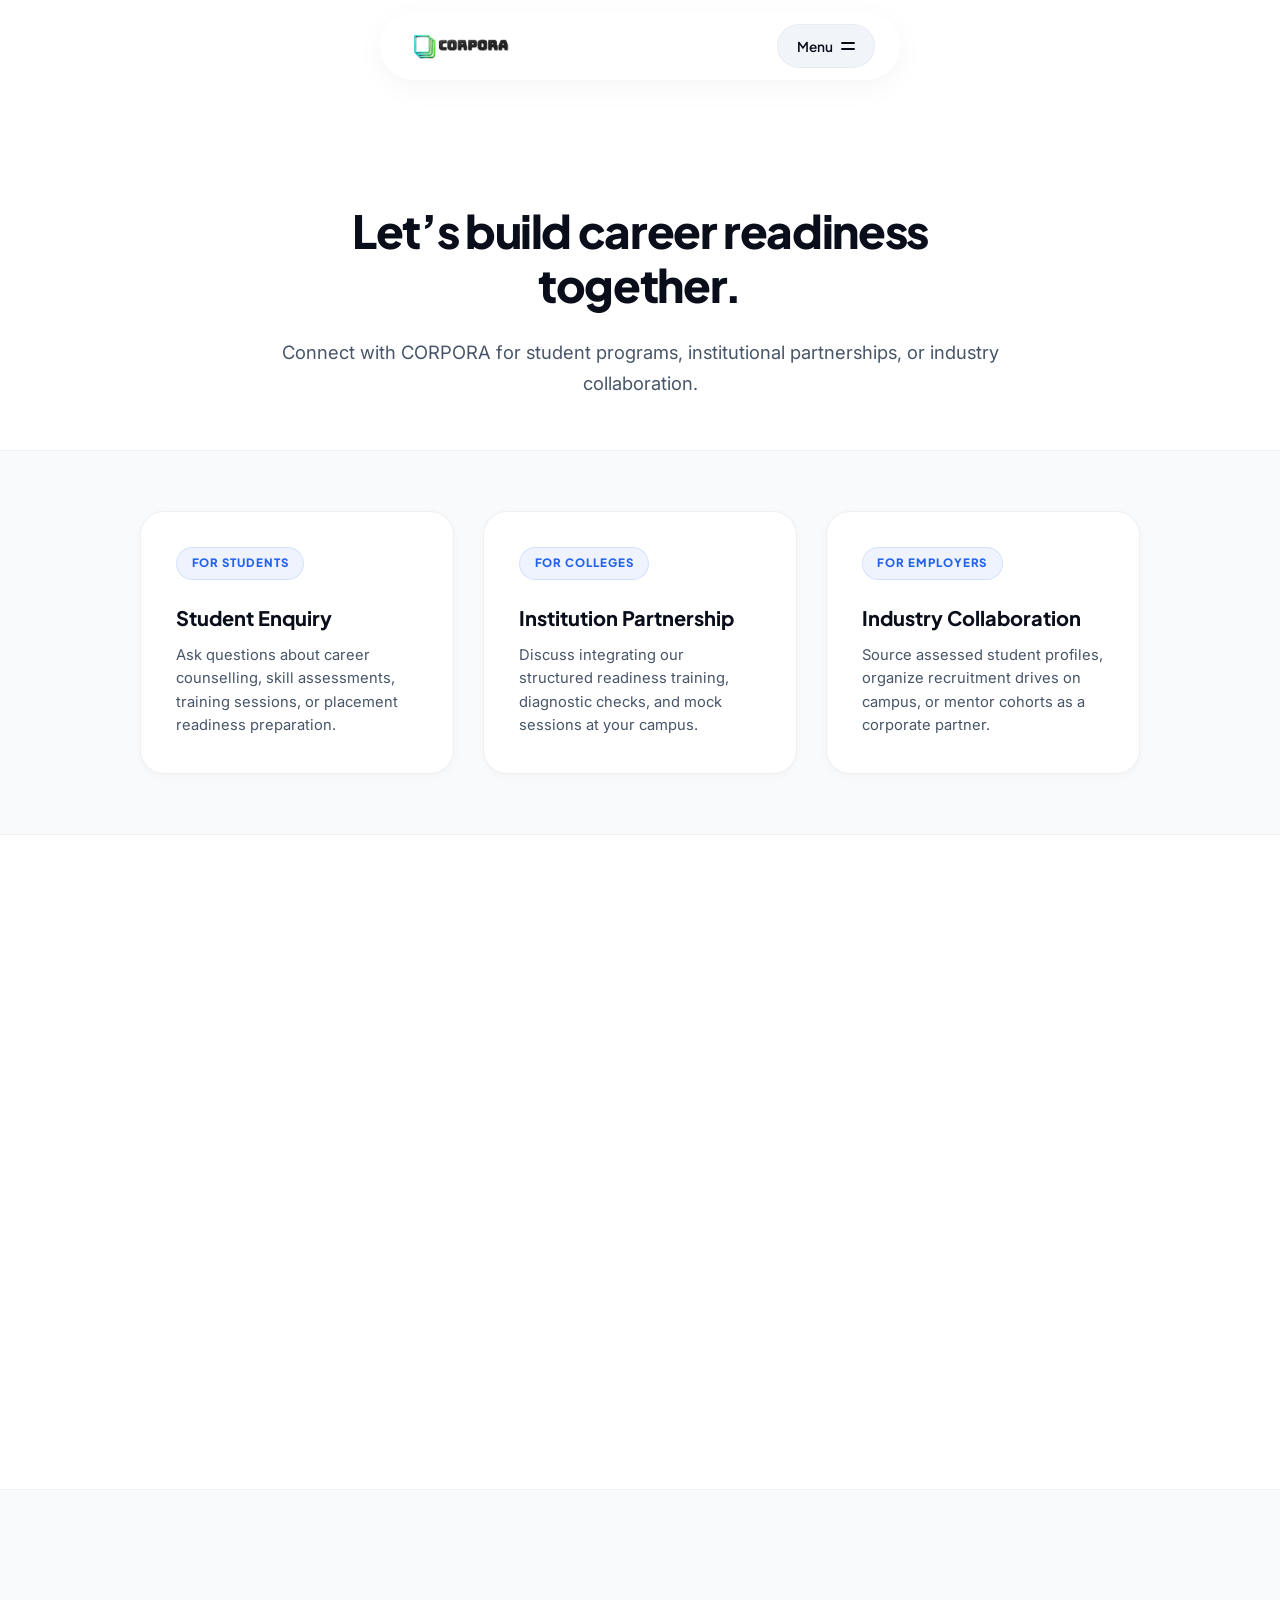
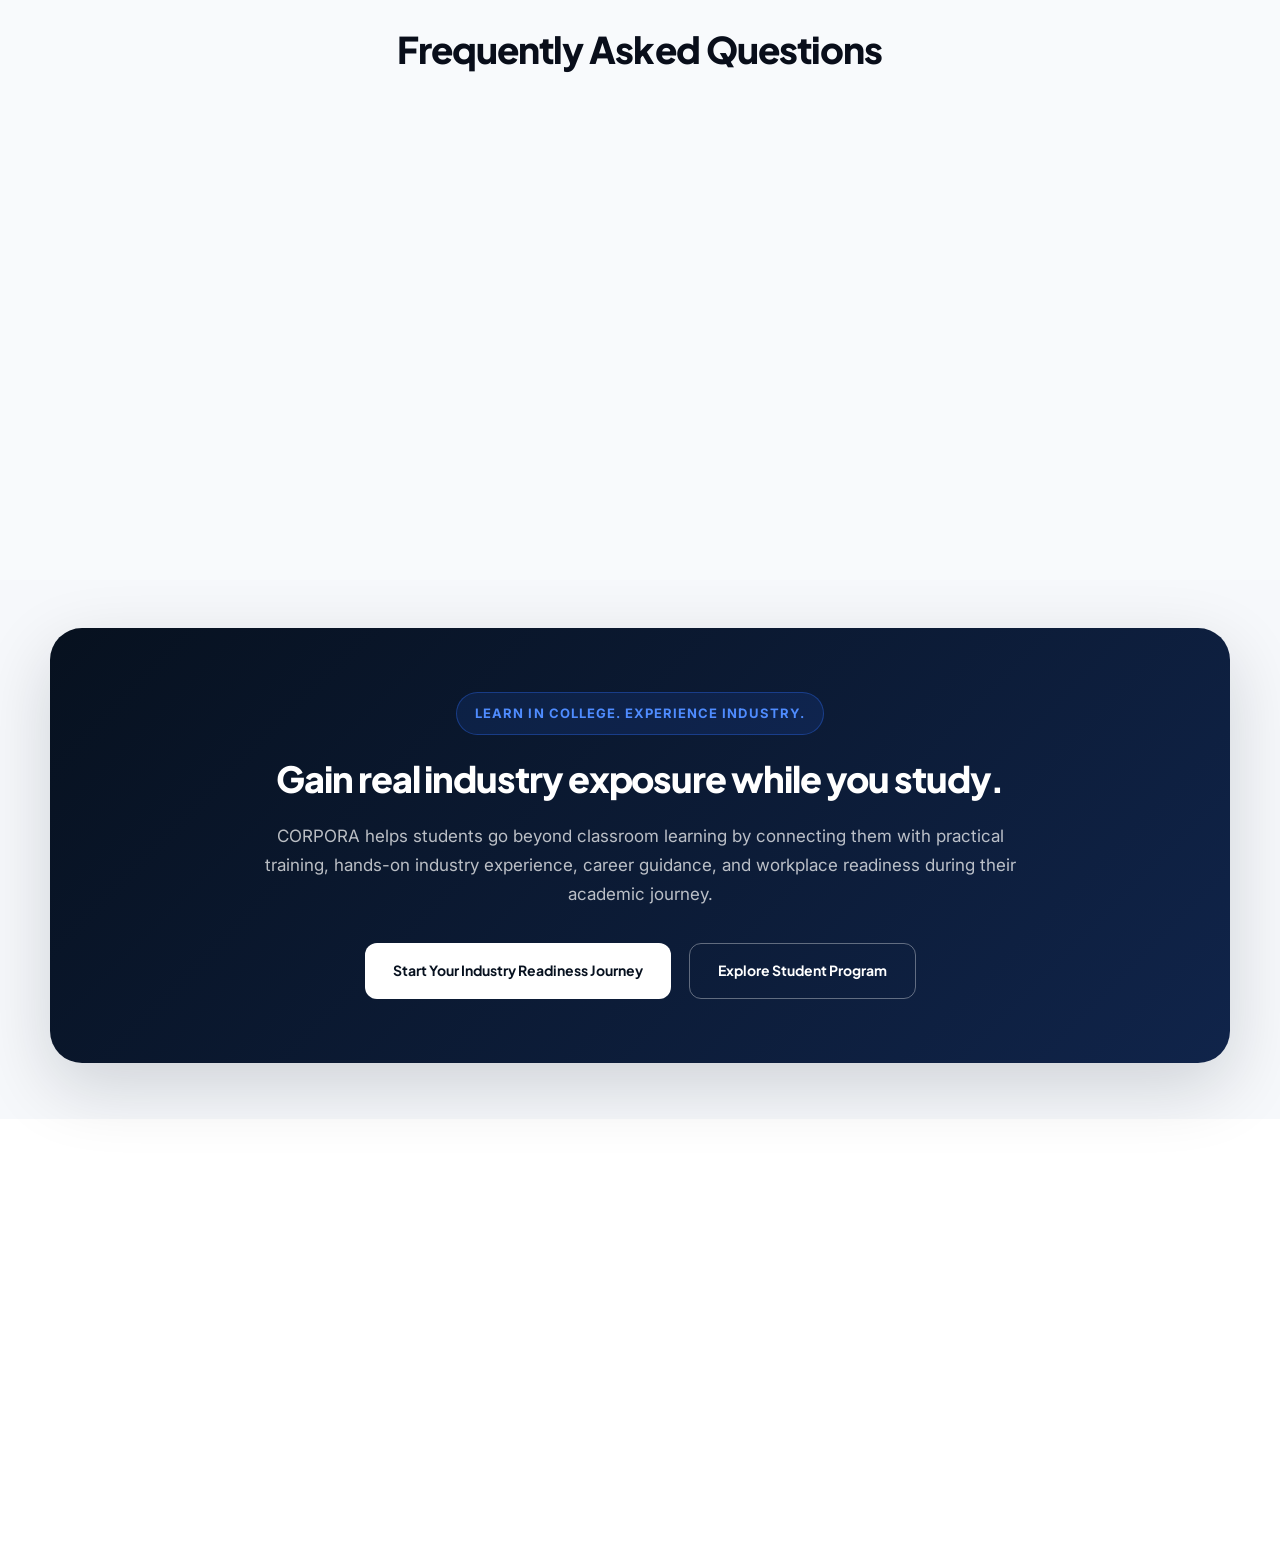
<file: contact.html>
<!DOCTYPE html>
<html lang="en">
<head>
  <meta charset="UTF-8">
  <meta name="viewport" content="width=device-width, initial-scale=1.0">
  <meta name="description" content="Connect with CORPORA for student skilling, institutional partnerships, or corporate recruitment. Get in touch with our team.">
  <meta name="keywords" content="Contact CORPORA, Institution Partnership, Industry Collaboration, Student Enquiry, FAQ, Career Readiness">
  <meta name="author" content="CORPORA">
  <title>Contact Us | CORPORA Enquiry & Collaboration</title>
  
  <!-- Favicon -->
  <link rel="icon" type="image/png" href="assets/images/corpora-logo.png.png">

  <!-- Style File -->
  <link rel="stylesheet" href="style.css">
</head>
<body>

  <!-- 1. Floating Pill Header -->
  <div class="header-wrapper" id="floating-header-wrapper">
    <header class="header-pill" id="main-pill-header">
      <!-- Logo -->
      <a href="index.html" class="logo-link" id="header-logo-link">
        <img src="assets/images/corpora-logo.png.png" alt="CORPORA Logo" class="logo-img" id="header-logo-img">
      </a>
      
      <!-- Menu Toggle Action -->
      <button class="menu-toggle-btn" id="menu-dropdown-toggle" aria-label="Toggle Menu" aria-expanded="false">
        <span>Menu</span>
        <div class="toggle-icon">
          <span></span>
          <span></span>
        </div>
      </button>

      <!-- Dropdown Menu Drawer -->
      <nav class="menu-dropdown" id="menu-dropdown-panel">
        <ul class="dropdown-list" id="dropdown-links-list">
          <li><a href="index.html" class="dropdown-link" id="drop-link-home">Home</a></li>
          <li><a href="about.html" class="dropdown-link" id="drop-link-about">About</a></li>
          <li><a href="students.html" class="dropdown-link" id="drop-link-students">Students</a></li>
          <li><a href="institutions.html" class="dropdown-link" id="drop-link-institutions">Institutions</a></li>
          <li><a href="industry-connect.html" class="dropdown-link" id="drop-link-industry">Industry Connect</a></li>
          <li><a href="contact.html" class="dropdown-link active" id="drop-link-contact">Contact</a></li>
        </ul>
        <div class="dropdown-divider"></div>
        <a href="contact.html" class="dropdown-cta-btn" id="dropdown-cta-action">Start Career Readiness</a>
      </nav>
    </header>
  </div>

  <main>
    <!-- 1. CONTACT HERO -->
    <section id="contact-hero" class="cont-hero-section">
      <div class="container cont-hero-container">
        <div class="cont-hero-content" id="contact-hero-reveal">
          <span class="category-pill">Get in Touch</span>
          <h1 class="cont-hero-title">Let’s build career readiness together.</h1>
          <p class="cont-hero-subtext">
            Connect with CORPORA for student programs, institutional partnerships, or industry collaboration.
          </p>
        </div>
      </div>
    </section>

    <!-- 2. ENQUIRY TYPE CARDS -->
    <section id="contact-cards" class="cont-cards-section">
      <div class="container cont-cards-container">
        <div class="cont-cards-grid" id="contact-cards-reveal">
          <!-- Card 1 -->
          <div class="enquiry-card">
            <div class="enquiry-card-icon-capsule">For Students</div>
            <h3 class="enquiry-card-title">Student Enquiry</h3>
            <p class="enquiry-card-desc">Ask questions about career counselling, skill assessments, training sessions, or placement readiness preparation.</p>
          </div>
          <!-- Card 2 -->
          <div class="enquiry-card">
            <div class="enquiry-card-icon-capsule">For Colleges</div>
            <h3 class="enquiry-card-title">Institution Partnership</h3>
            <p class="enquiry-card-desc">Discuss integrating our structured readiness training, diagnostic checks, and mock sessions at your campus.</p>
          </div>
          <!-- Card 3 -->
          <div class="enquiry-card">
            <div class="enquiry-card-icon-capsule">For Employers</div>
            <h3 class="enquiry-card-title">Industry Collaboration</h3>
            <p class="enquiry-card-desc">Source assessed student profiles, organize recruitment drives on campus, or mentor cohorts as a corporate partner.</p>
          </div>
        </div>
      </div>
    </section>

    <!-- 3. CONTACT FORM & INFO SECTION -->
    <section id="contact-form" class="cont-form-section">
      <div class="container cont-form-container">
        <div class="cont-form-grid" id="contact-form-reveal">
          
          <!-- Left Column: Form -->
          <div class="form-col">
            <h2 class="form-section-title">Send us an enquiry</h2>
            
            <form class="contact-form-element" action="#" method="POST" onsubmit="event.preventDefault(); alert('Thank you for reaching out to CORPORA! Your message has been received.');">
              <div class="form-row-two">
                <div class="form-group">
                  <label for="form-name" class="form-label">Name</label>
                  <input type="text" id="form-name" name="name" class="form-input" placeholder="Your name" required>
                </div>
                <div class="form-group">
                  <label for="form-email" class="form-label">Email</label>
                  <input type="email" id="form-email" name="email" class="form-input" placeholder="Your email address" required>
                </div>
              </div>

              <div class="form-row-two">
                <div class="form-group">
                  <label for="form-phone" class="form-label">Phone</label>
                  <input type="tel" id="form-phone" name="phone" class="form-input" placeholder="Your phone number" required>
                </div>
                <div class="form-group">
                  <label for="form-role" class="form-label">I am a</label>
                  <div class="select-wrapper">
                    <select id="form-role" name="role" class="form-select" required>
                      <option value="" disabled selected>Select your role</option>
                      <option value="Student">Student</option>
                      <option value="Institution Representative">Institution Representative</option>
                      <option value="Industry Partner">Industry Partner</option>
                      <option value="Other">Other</option>
                    </select>
                  </div>
                </div>
              </div>

              <div class="form-group">
                <label for="form-message" class="form-label">Message</label>
                <textarea id="form-message" name="message" class="form-textarea" placeholder="How can we help you?" rows="5" required></textarea>
              </div>

              <button type="submit" class="form-submit-btn">Send Enquiry</button>
            </form>
          </div>

          <!-- Right Column: Info -->
          <div class="info-col">
            <h2 class="info-section-title">Contact Information</h2>
            <p class="info-intro-text">
              Reach out to learn how CORPORA helps connect student learning with industry placement opportunities.
            </p>
            
            <div class="info-card-box">
              <div class="info-placeholder-block">
                <span class="placeholder-icon">ℹ</span>
                <p class="placeholder-text">Contact details will be updated soon.</p>
              </div>
            </div>
          </div>

        </div>
      </div>
    </section>

    <!-- 4. FAQ SECTION (ACCORDION) -->
    <section id="contact-faq" class="cont-faq-section">
      <div class="container cont-faq-container">
        <div class="cont-faq-grid" id="contact-faq-reveal">
          
          <div class="cont-faq-header">
            <span class="category-pill">FAQs</span>
            <h2 class="cont-faq-title">Frequently Asked Questions</h2>
          </div>

          <div class="faq-accordion-list">
            <!-- FAQ item 1 -->
            <div class="faq-accordion-item">
              <button class="faq-trigger" aria-expanded="false">
                <span class="faq-question">Who can join CORPORA?</span>
                <span class="faq-icon-arrow"></span>
              </button>
              <div class="faq-content-panel">
                <p class="faq-answer">
                  CORPORA is designed for BA, BBA, B.Com, BCA, B.Sc, MBA, Diploma, Certificate Program, and Professional Diploma students who want practical career skills, professional direction, interview confidence, and placement-focused preparation.
                </p>
              </div>
            </div>
            
            <!-- FAQ item 2 -->
            <div class="faq-accordion-item">
              <button class="faq-trigger" aria-expanded="false">
                <span class="faq-question">Can institutions partner with CORPORA?</span>
                <span class="faq-icon-arrow"></span>
              </button>
              <div class="faq-content-panel">
                <p class="faq-answer">
                  Yes, colleges and universities partner with CORPORA to integrate structured onboarding, counselling, assessments, practical training workshops, and mock interview preparations directly on campus to strengthen placement outcomes.
                </p>
              </div>
            </div>
            
            <!-- FAQ item 3 -->
            <div class="faq-accordion-item">
              <button class="faq-trigger" aria-expanded="false">
                <span class="faq-question">How does industry collaboration work?</span>
                <span class="faq-icon-arrow"></span>
              </button>
              <div class="faq-content-panel">
                <p class="faq-answer">
                  Employers and industry partners can collaborate with CORPORA by recruiting pre-assessed candidates, hiring interns, supporting apprenticeship programs, participating in mock interviews, and delivering industry mentorship.
                </p>
              </div>
            </div>
            
            <!-- FAQ item 4 -->
            <div class="faq-accordion-item">
              <button class="faq-trigger" aria-expanded="false">
                <span class="faq-question">Does CORPORA support placement preparation?</span>
                <span class="faq-icon-arrow"></span>
              </button>
              <div class="faq-content-panel">
                <p class="faq-answer">
                  Yes, placement-focused readiness is a core pillar of CORPORA. We prepare students for resumes, professional communication, body language, mock employer interview evaluations, and recruitment drive expectations.
                </p>
              </div>
            </div>
          </div>

        </div>
      </div>
    </section>
  </main>

      <!-- Reusable Compact Final CTA Section -->
    <section class="final-cta-section">
      <div class="final-cta">
        <div class="cta-pill">LEARN IN COLLEGE. EXPERIENCE INDUSTRY.</div>
        <h2>Gain real industry exposure while you study.</h2>
        <p>CORPORA helps students go beyond classroom learning by connecting them with practical training, hands-on industry experience, career guidance, and workplace readiness during their academic journey.</p>
        <div class="cta-actions">
          <a href="students.html" class="btn-primary">Start Your Industry Readiness Journey</a>
          <a href="students.html" class="btn-secondary">Explore Student Program</a>
        </div>
      </div>
    </section>

<!-- Footer Section -->
  <footer class="main-footer" id="footer-reveal-block">
    <div class="container footer-container">
      
      <!-- Top Footer: 3 Spacious Columns -->
      <div class="footer-top-grid">
        <!-- Column 1: Brand Info -->
        <div class="footer-col brand-col">
          <a href="index.html" class="footer-logo-link logo-capsule">
            <img src="assets/images/corpora-logo.png.png" alt="CORPORA Logo" class="footer-logo-img">
          </a>
          <p class="footer-description">
            CORPORA helps students move from academic learning to industry readiness through career readiness, practical training, and mentorship.
          </p>
        </div>
        
        <!-- Column 2: Quick Links -->
        <div class="footer-col links-col">
          <h4 class="footer-col-title">Quick Links</h4>
          <ul class="footer-links-list">
            <li><a href="index.html" class="footer-link">Home</a></li>
            <li><a href="about.html" class="footer-link">About</a></li>
            <li><a href="students.html" class="footer-link">Students</a></li>
            <li><a href="institutions.html" class="footer-link">Institutions</a></li>
            <li><a href="industry-connect.html" class="footer-link">Industry Connect</a></li>
            <li><a href="contact.html" class="footer-link">Contact</a></li>
          </ul>
        </div>
        
        <!-- Column 3: Focus Areas -->
        <div class="footer-col links-col">
          <h4 class="footer-col-title">Focus Areas</h4>
          <ul class="footer-links-list">
            <li><a href="students.html" class="footer-link">Practical Training</a></li>
            <li><a href="students.html" class="footer-link">Career Counselling</a></li>
            <li><a href="students.html" class="footer-link">Skill Assessment</a></li>
            <li><a href="students.html" class="footer-link">Interview Preparation</a></li>
            <li><a href="students.html" class="footer-link">Placement Readiness</a></li>
          </ul>
        </div>
      </div>
      
      <!-- Subtle Divider Line -->
      <div class="footer-divider"></div>
      
      <!-- Bottom Footer Row -->
      <div class="footer-bottom-row">
        <div class="footer-copyright">
          © 2026 CORPORA. All rights reserved.
        </div>
        <div class="footer-taglines">
          <span>Career Readiness</span>
          <span class="tagline-dot">•</span>
          <span>Industry–Academia</span>
          <span class="tagline-dot">•</span>
          <span>Student Growth</span>
        </div>
      </div>
      
    </div>
  </footer>

  <!-- Interaction Logic Script -->
  <script src="app.js"></script>
</body>
</html>
</file>
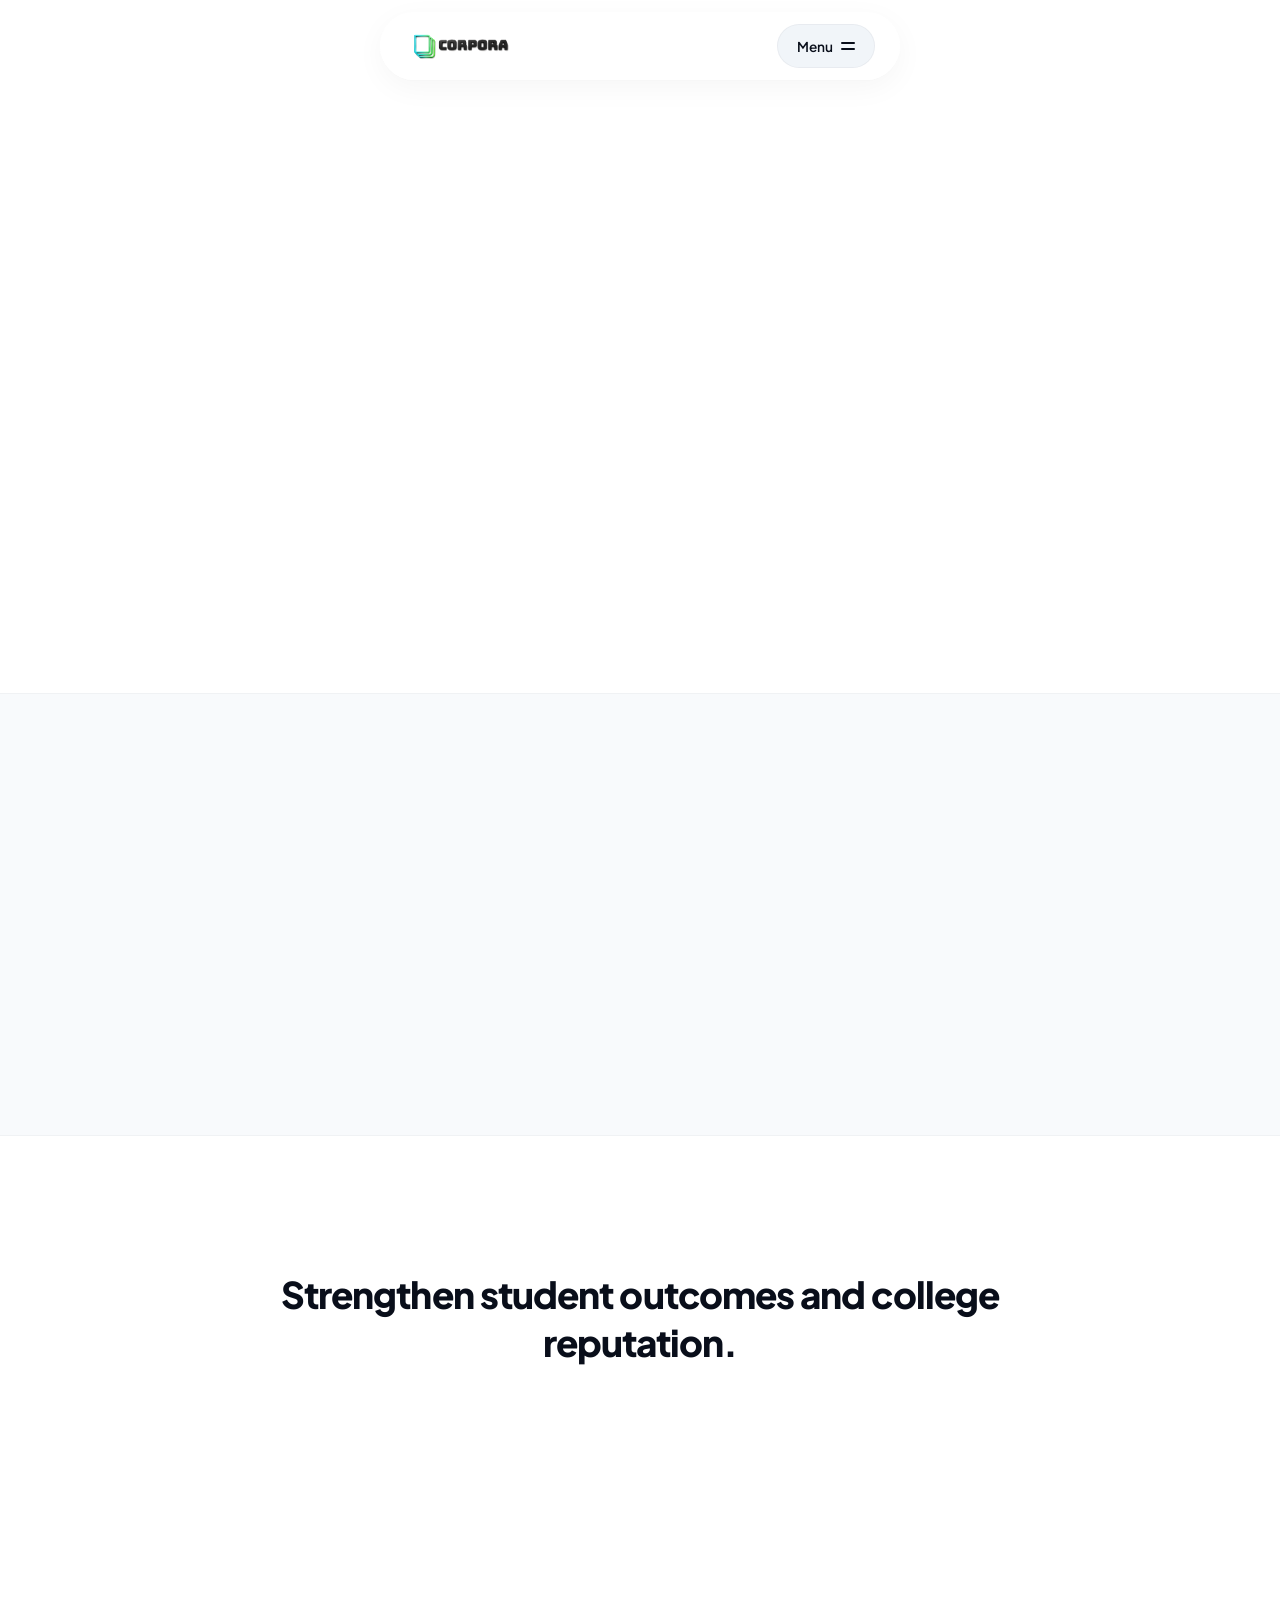
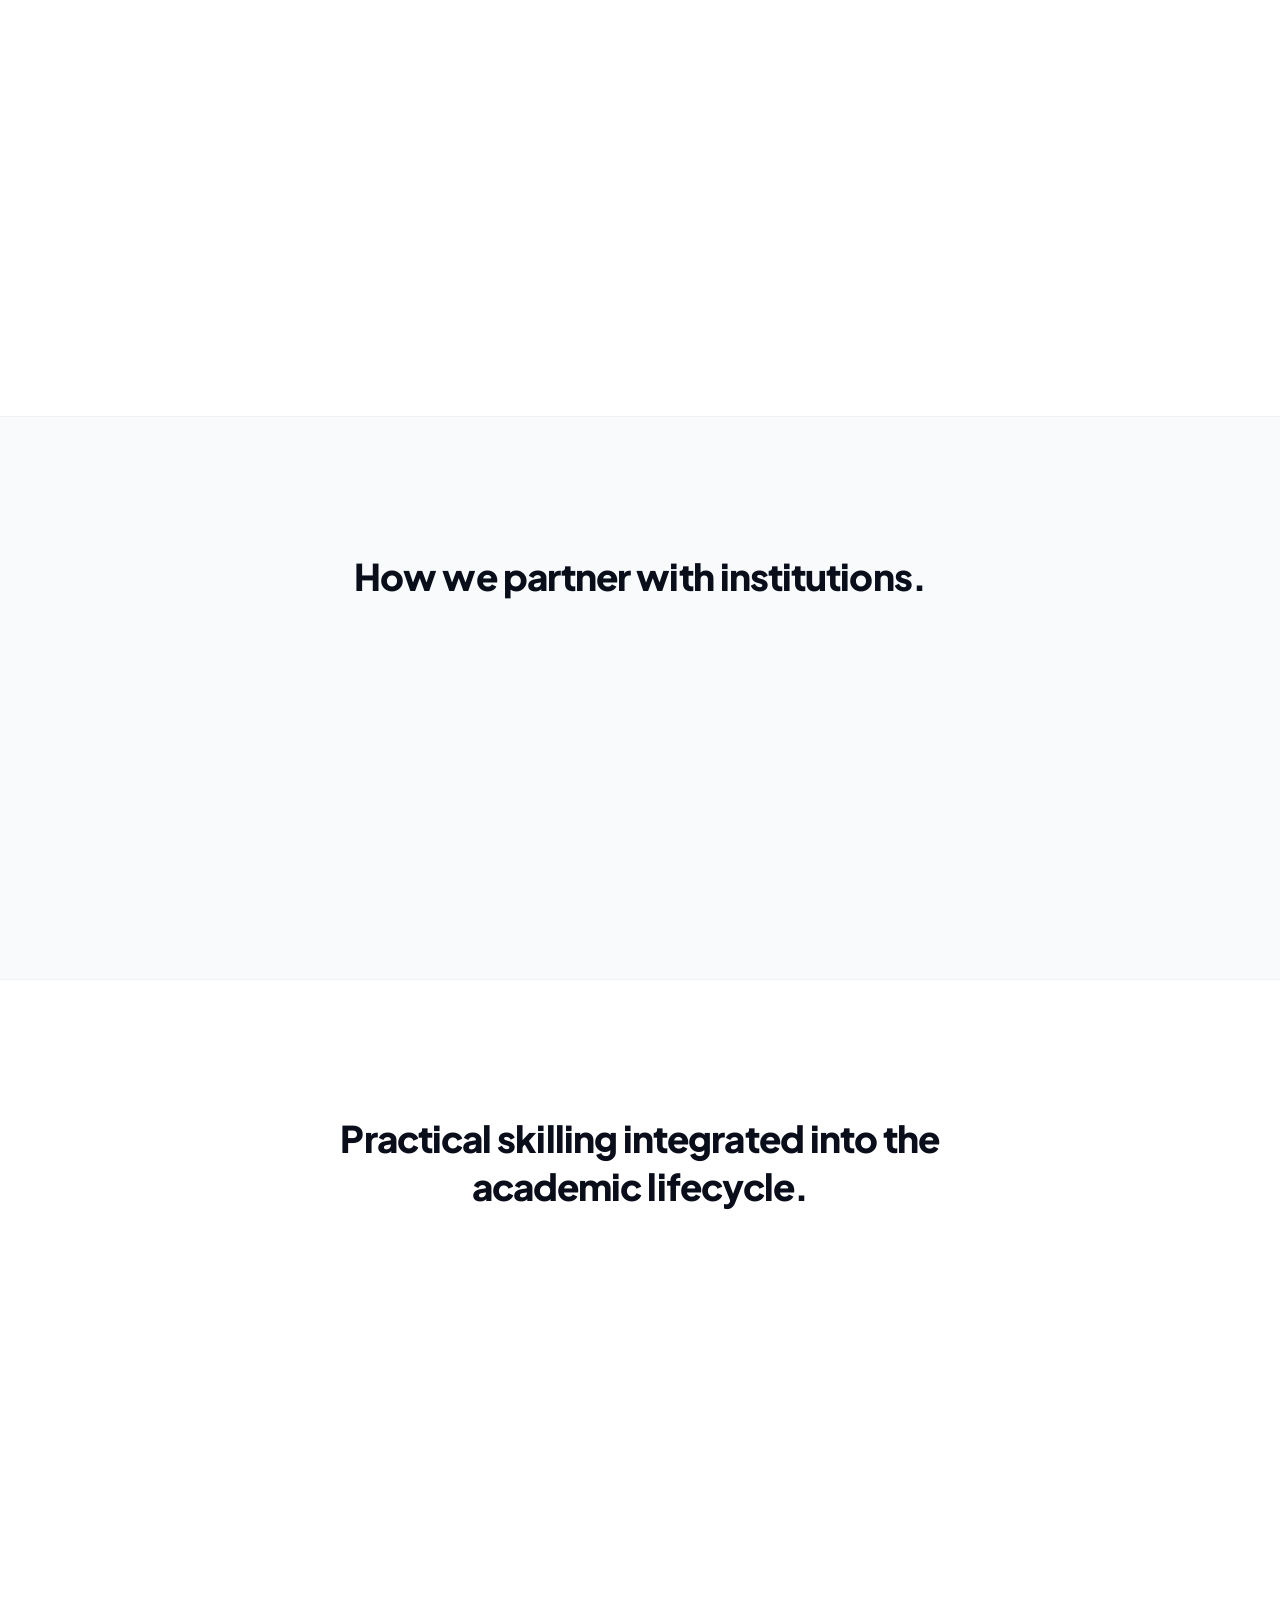
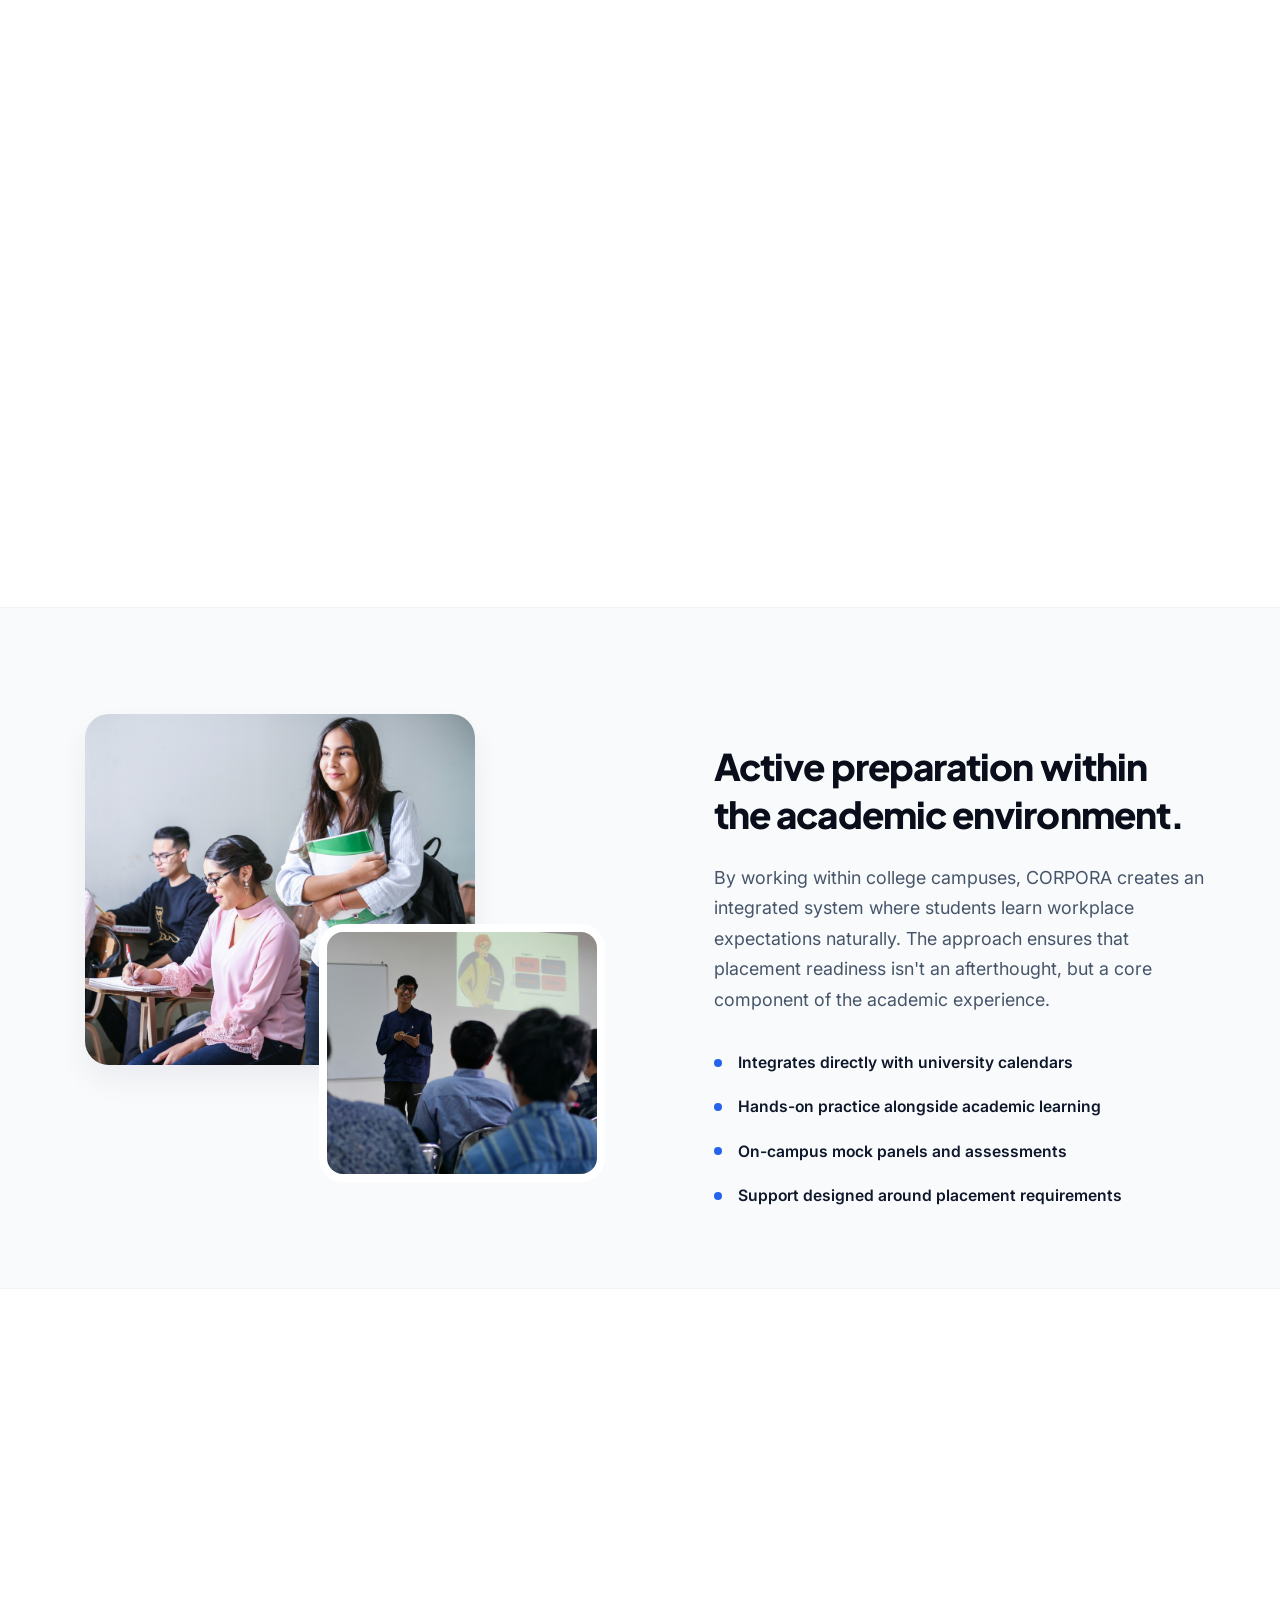
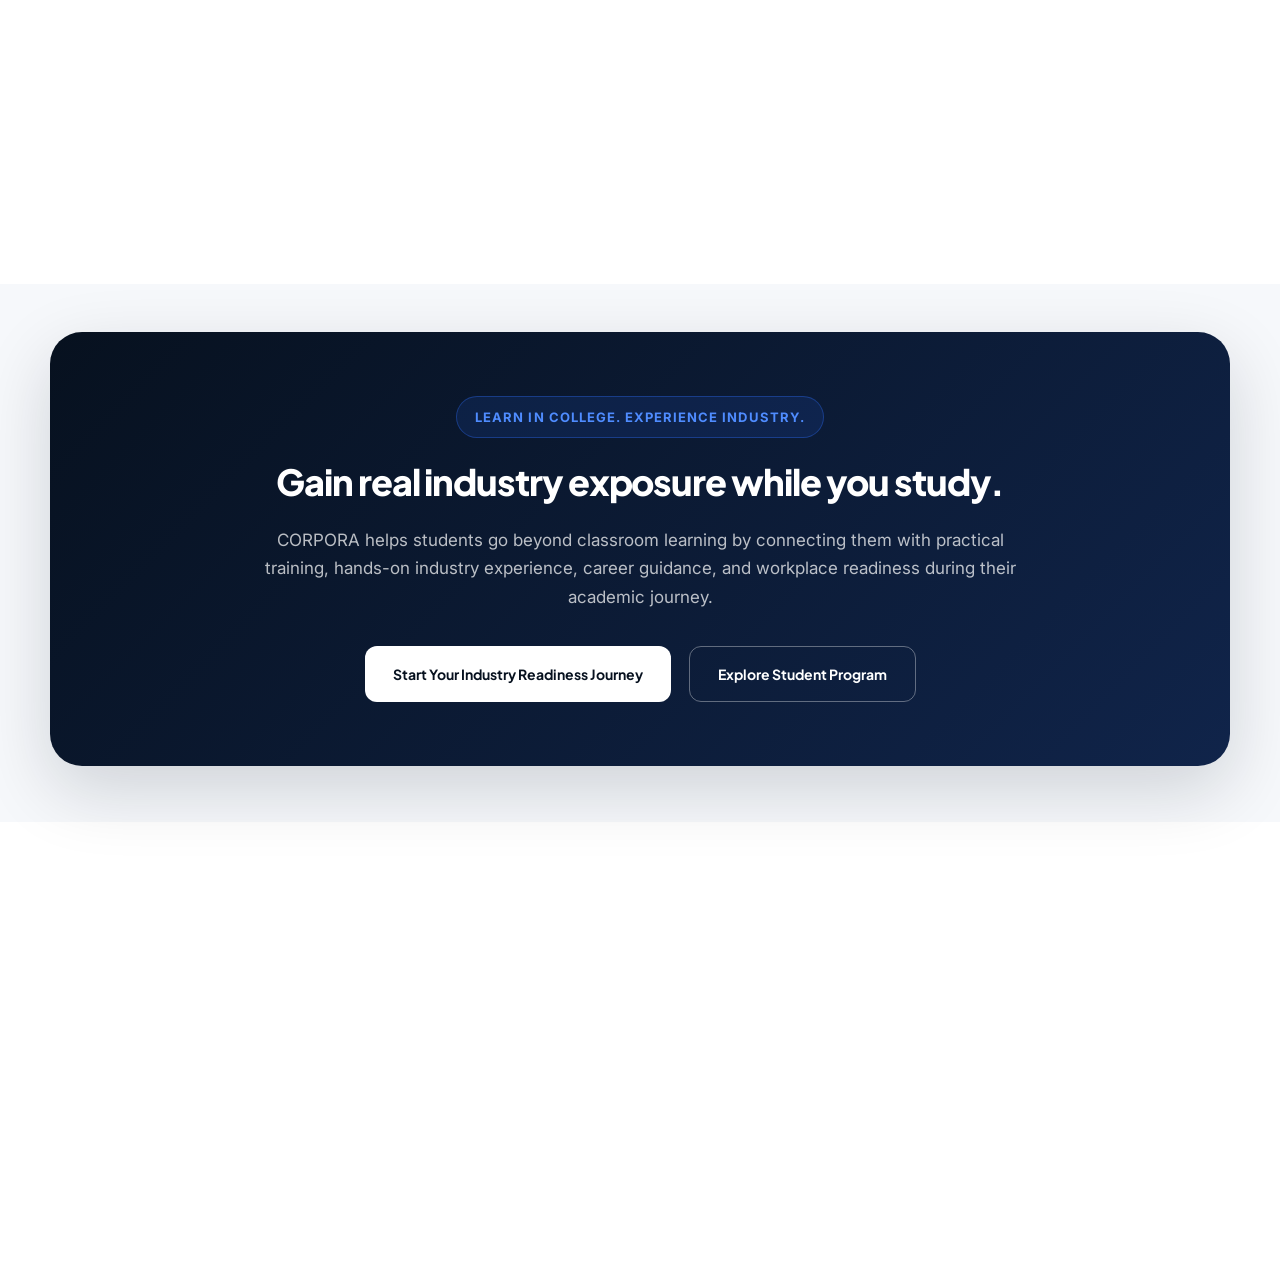
<file: institutions.html>
<!DOCTYPE html>
<html lang="en">
<head>
  <meta charset="UTF-8">
  <meta name="viewport" content="width=device-width, initial-scale=1.0">
  <meta name="description" content="Integrate career readiness, practical training, counselling, and employability development at your institution with CORPORA. Build stronger placement outcomes.">
  <meta name="keywords" content="Institution Partnership, Placement Outcomes, Student Employability, Career Readiness, Practical Skilling, Colleges and Universities">
  <meta name="author" content="CORPORA">
  <title>Institutions | CORPORA Career Readiness Integration</title>
  
  <!-- Favicon -->
  <link rel="icon" type="image/png" href="assets/images/corpora-logo.png.png">

  <!-- Style File -->
  <link rel="stylesheet" href="style.css">
</head>
<body>

  <!-- 1. Floating Pill Header -->
  <div class="header-wrapper" id="floating-header-wrapper">
    <header class="header-pill" id="main-pill-header">
      <!-- Logo -->
      <a href="index.html" class="logo-link" id="header-logo-link">
        <img src="assets/images/corpora-logo.png.png" alt="CORPORA Logo" class="logo-img" id="header-logo-img">
      </a>
      
      <!-- Menu Toggle Action -->
      <button class="menu-toggle-btn" id="menu-dropdown-toggle" aria-label="Toggle Menu" aria-expanded="false">
        <span>Menu</span>
        <div class="toggle-icon">
          <span></span>
          <span></span>
        </div>
      </button>

      <!-- Dropdown Menu Drawer -->
      <nav class="menu-dropdown" id="menu-dropdown-panel">
        <ul class="dropdown-list" id="dropdown-links-list">
          <li><a href="index.html" class="dropdown-link" id="drop-link-home">Home</a></li>
          <li><a href="about.html" class="dropdown-link" id="drop-link-about">About</a></li>
          <li><a href="students.html" class="dropdown-link" id="drop-link-students">Students</a></li>
          <li><a href="institutions.html" class="dropdown-link active" id="drop-link-institutions">Institutions</a></li>
          <li><a href="industry-connect.html" class="dropdown-link" id="drop-link-industry">Industry Connect</a></li>
          <li><a href="contact.html" class="dropdown-link" id="drop-link-contact">Contact</a></li>
        </ul>
        <div class="dropdown-divider"></div>
        <a href="contact.html" class="dropdown-cta-btn" id="dropdown-cta-action">Start Career Readiness</a>
      </nav>
    </header>
  </div>

  <main>
    <!-- 1. INSTITUTION HERO -->
    <section id="institutions-hero" class="inst-hero-section">
      <div class="container inst-hero-container">
        <div class="inst-hero-grid" id="institutions-hero-reveal">
          
          <!-- Left Content -->
          <div class="inst-hero-left">
            <span class="category-pill">For Institutions</span>
            <h1 class="inst-hero-title">
              <span class="heading-line">Build stronger placement</span>
            </h1>
            <h1 class="inst-hero-title">
              <span class="heading-line">outcomes with career-ready</span>
            </h1>
            <h1 class="inst-hero-title">
              <span class="heading-line">students.</span>
            </h1>
            <p class="inst-hero-subtext">
              CORPORA helps institutions integrate career readiness, practical training, counselling, skill assessment, and industry-aligned preparation alongside academic learning.
            </p>
            <div class="inst-hero-btn-group">
              <a href="contact.html" class="inst-btn btn-primary">Partner with CORPORA</a>
              <a href="#institutions-model" class="inst-btn btn-secondary">Explore Model</a>
            </div>
          </div>
          
          <!-- Right Image -->
          <div class="inst-hero-right">
            <div class="inst-hero-image-wrapper">
              <img src="assets/images/institution-campus-01.jpg.webp" alt="Colleges and universities partnership campus view" class="inst-hero-img">
              <div class="inst-hero-image-overlay"></div>
            </div>
          </div>

        </div>
      </div>
    </section>

    <!-- 2. INSTITUTION PROBLEM SECTION -->
    <section id="institutions-problem" class="inst-problem-section">
      <div class="container inst-problem-container">
        <div class="inst-problem-grid" id="institutions-problem-reveal">
          <div class="inst-problem-left">
            <span class="category-pill">The Challenge</span>
          </div>
          <div class="inst-problem-right">
            <h2 class="inst-problem-title">Academic excellence needs career readiness support.</h2>
            <p class="inst-problem-text">
              Institutions produce graduates, but many students need practical exposure, career direction, workplace awareness, and interview confidence before placements. CORPORA acts as an integration partner, helping colleges bridge the readiness gap without restructuring core curriculums.
            </p>
          </div>
        </div>
      </div>
    </section>

    <!-- 3. WHAT INSTITUTIONS GAIN SECTION -->
    <section id="institutions-gains" class="inst-gains-section">
      <div class="container inst-gains-container">
        <div class="inst-gains-grid" id="institutions-gains-reveal">
          
          <div class="inst-gains-header">
            <span class="category-pill">Value & Benefits</span>
            <h2 class="inst-gains-title">Strengthen student outcomes and college reputation.</h2>
          </div>

          <div class="inst-gains-rows">
            <!-- Row 1 -->
            <div class="inst-gain-row">
              <div class="inst-gain-num">01</div>
              <div class="inst-gain-divider"></div>
              <div class="inst-gain-content">
                <h3 class="inst-gain-row-title">Stronger Student Employability</h3>
                <p class="inst-gain-row-desc">Equip students with the practical and communication skills required to excel in selection processes.</p>
              </div>
            </div>
            <!-- Row 2 -->
            <div class="inst-gain-row">
              <div class="inst-gain-num">02</div>
              <div class="inst-gain-divider"></div>
              <div class="inst-gain-content">
                <h3 class="inst-gain-row-title">Structured Career Readiness Support</h3>
                <p class="inst-gain-row-desc">Integrate onboarding, diagnostic assessments, and workplace preparation directly on campus.</p>
              </div>
            </div>
            <!-- Row 3 -->
            <div class="inst-gain-row">
              <div class="inst-gain-num">03</div>
              <div class="inst-gain-divider"></div>
              <div class="inst-gain-content">
                <h3 class="inst-gain-row-title">Better Placement Preparation</h3>
                <p class="inst-gain-row-desc">Ensure students perform confidently in mock sessions, technical evaluations, and actual interviews.</p>
              </div>
            </div>
            <!-- Row 4 -->
            <div class="inst-gain-row">
              <div class="inst-gain-num">04</div>
              <div class="inst-gain-divider"></div>
              <div class="inst-gain-content">
                <h3 class="inst-gain-row-title">Improved Industry Engagement</h3>
                <p class="inst-gain-row-desc">Build institutional connections with employers seeking pre-assessed and pre-trained candidates.</p>
              </div>
            </div>
          </div>

        </div>
      </div>
    </section>

    <!-- 4. PARTNERSHIP MODEL SECTION -->
    <section id="institutions-model" class="inst-model-section">
      <div class="container inst-model-container">
        
        <div class="inst-model-header">
          <span class="category-pill">Our Roadmap</span>
          <h2 class="inst-model-title">How we partner with institutions.</h2>
        </div>

        <div class="inst-timeline-wrapper" id="institutions-model-reveal">
          <div class="inst-timeline-line"></div>
          
          <div class="inst-timeline-steps">
            <!-- Step 1 -->
            <div class="inst-timeline-item">
              <div class="inst-step-marker"></div>
              <span class="inst-step-num">01</span>
              <h3 class="inst-step-title">Connect</h3>
              <p class="inst-step-desc">Establish goals and align our career readiness framework with college timelines.</p>
            </div>
            <!-- Step 2 -->
            <div class="inst-timeline-item">
              <div class="inst-step-marker"></div>
              <span class="inst-step-num">02</span>
              <h3 class="inst-step-title">Map Student Needs</h3>
              <p class="inst-step-desc">Identify academic streams, target placements, and student readiness levels.</p>
            </div>
            <!-- Step 3 -->
            <div class="inst-timeline-item">
              <div class="inst-step-marker"></div>
              <span class="inst-step-num">03</span>
              <h3 class="inst-step-title">Counselling & Orientation</h3>
              <p class="inst-step-desc">Introduce students to modern corporate requirements and orient them on career paths.</p>
            </div>
            <!-- Step 4 -->
            <div class="inst-timeline-item">
              <div class="inst-step-marker"></div>
              <span class="inst-step-num">04</span>
              <h3 class="inst-step-title">Training & Assessment</h3>
              <p class="inst-step-desc">Deliver interactive skilling modules and measure practical strengths and gaps.</p>
            </div>
            <!-- Step 5 -->
            <div class="inst-timeline-item">
              <div class="inst-step-marker"></div>
              <span class="inst-step-num">05</span>
              <h3 class="inst-step-title">Placement Readiness</h3>
              <p class="inst-step-desc">Refine resumes, perform mock interviews, and build professional presentation skills.</p>
            </div>
            <!-- Step 6 -->
            <div class="inst-timeline-item">
              <div class="inst-step-marker"></div>
              <span class="inst-step-num">06</span>
              <h3 class="inst-step-title">Ongoing Feedback</h3>
              <p class="inst-step-desc">Provide students and administration with outcomes reports to support placement drives.</p>
            </div>
          </div>
        </div>

      </div>
    </section>

    <!-- 5. INTEGRATION AREAS SECTION (BENTO GRID) -->
    <section id="institutions-bento" class="inst-bento-section">
      <div class="container inst-bento-container">
        <div class="inst-bento-grid" id="institutions-bento-reveal">
          
          <div class="inst-bento-header">
            <span class="category-pill">Integration Areas</span>
            <h2 class="inst-bento-title">Practical skilling integrated into the academic lifecycle.</h2>
          </div>

          <div class="bento-wrapper">
            <!-- Card 1 - Wide -->
            <div class="bento-card wide">
              <span class="bento-num">01</span>
              <h3 class="bento-card-title">Campus Awareness Sessions</h3>
              <p class="bento-card-desc">Seminars and masterclasses bringing corporate leaders directly onto campus, helping students recognize industrial realities early in their semesters.</p>
            </div>
            <!-- Card 2 - Narrow -->
            <div class="bento-card narrow">
              <span class="bento-num">02</span>
              <h3 class="bento-card-title">Career Counselling</h3>
              <p class="bento-card-desc">Individual and group direction sessions resolving student confusion and mapping structured development routes.</p>
            </div>
            <!-- Card 3 - Narrow -->
            <div class="bento-card narrow">
              <span class="bento-num">03</span>
              <h3 class="bento-card-title">Skill Gap Assessment</h3>
              <p class="bento-card-desc">Diagnostic tests evaluating core skills, technical capabilities, and workplace awareness before placement drives begin.</p>
            </div>
            <!-- Card 4 - Wide -->
            <div class="bento-card wide">
              <span class="bento-num">04</span>
              <h3 class="bento-card-title">Training Workshops</h3>
              <p class="bento-card-desc">Immersive, expert-led training events on campus focused on problem-solving, real workplace practices, communication foundations, and collaboration.</p>
            </div>
            <!-- Card 5 - Wide -->
            <div class="bento-card wide">
              <span class="bento-num">05</span>
              <h3 class="bento-card-title">Mock Interviews</h3>
              <p class="bento-card-desc">Live simulation panels mimicking modern corporate selection processes, evaluating resume structure, body language, speaking ease, and response content.</p>
            </div>
            <!-- Card 6 - Narrow -->
            <div class="bento-card narrow">
              <span class="bento-num">06</span>
              <h3 class="bento-card-title">Placement Support</h3>
              <p class="bento-card-desc">Equip student cohorts with the professional readiness and tools to perform confidently in corporate recruitment processes.</p>
            </div>
          </div>

        </div>
      </div>
    </section>

    <!-- 6. STUDENT DEVELOPMENT EXPERIENCE SECTION -->
    <section id="institutions-experience" class="inst-experience-section">
      <div class="container inst-experience-container">
        <div class="inst-experience-grid" id="institutions-experience-reveal">
          
          <!-- Left Collage -->
          <div class="inst-collage-col">
            <div class="inst-collage-wrapper">
              <div class="collage-main-img-box">
                <img src="assets/images/students-classroom-learning-01.jpg.jpg" alt="Students learning inside classroom environment" class="collage-img main-img">
              </div>
              <div class="collage-sub-img-box">
                <img src="assets/images/practical-training-session.jpg.jpg" alt="Practical skilling workshop on campus" class="collage-img sub-img">
              </div>
            </div>
          </div>

          <!-- Right Content -->
          <div class="inst-text-col">
            <span class="category-pill">Student Development</span>
            <h2 class="inst-experience-title">Active preparation within the academic environment.</h2>
            <p class="inst-experience-desc">
              By working within college campuses, CORPORA creates an integrated system where students learn workplace expectations naturally. The approach ensures that placement readiness isn't an afterthought, but a core component of the academic experience.
            </p>
            
            <div class="inst-exp-rows">
              <div class="inst-exp-row">
                <span class="inst-exp-bullet"></span>
                <p class="inst-exp-text">Integrates directly with university calendars</p>
              </div>
              <div class="inst-exp-row">
                <span class="inst-exp-bullet"></span>
                <p class="inst-exp-text">Hands-on practice alongside academic learning</p>
              </div>
              <div class="inst-exp-row">
                <span class="inst-exp-bullet"></span>
                <p class="inst-exp-text">On-campus mock panels and assessments</p>
              </div>
              <div class="inst-exp-row">
                <span class="inst-exp-bullet"></span>
                <p class="inst-exp-text">Support designed around placement requirements</p>
              </div>
            </div>
          </div>

        </div>
      </div>
    </section>

    <!-- 7. WHY PARTNER WITH CORPORA -->
    <section id="institutions-why" class="inst-why-section">
      <div class="container inst-why-container">
        <div class="inst-why-grid" id="institutions-why-reveal">
          
          <div class="inst-why-left">
            <span class="category-pill">Why Partner</span>
            <h2 class="inst-why-title">A scalable partner for student acceleration.</h2>
          </div>

          <div class="inst-why-right">
            <div class="inst-why-point">
              <h3 class="inst-why-point-title">Student Outcomes First</h3>
              <p class="inst-why-point-text">We measure success by student confidence, skilling gains, and placement readiness outcomes.</p>
            </div>
            <div class="inst-why-point">
              <h3 class="inst-why-point-title">Enhanced Institution Reputation</h3>
              <p class="inst-why-point-text">Stronger placement figures and better student feedback increase your institution's credibility and admissions demand.</p>
            </div>
            <div class="inst-why-point">
              <h3 class="inst-why-point-title">Direct Industry Alignment</h3>
              <p class="inst-why-point-text">Our programs are shaped by input from corporate mentors, keeping training aligned with current company expectations.</p>
            </div>
            <div class="inst-why-point">
              <h3 class="inst-why-point-title">Scalable Integration Model</h3>
              <p class="inst-why-point-text">Whether supporting one department or an entire campus, our readiness model adapts to your specific requirements.</p>
            </div>
          </div>

        </div>
      </div>
    </section>

    <!-- 8. INSTITUTION CTA -->
        <!-- Reusable Compact Final CTA Section -->
    <section class="final-cta-section">
      <div class="final-cta">
        <div class="cta-pill">LEARN IN COLLEGE. EXPERIENCE INDUSTRY.</div>
        <h2>Gain real industry exposure while you study.</h2>
        <p>CORPORA helps students go beyond classroom learning by connecting them with practical training, hands-on industry experience, career guidance, and workplace readiness during their academic journey.</p>
        <div class="cta-actions">
          <a href="students.html" class="btn-primary">Start Your Industry Readiness Journey</a>
          <a href="students.html" class="btn-secondary">Explore Student Program</a>
        </div>
      </div>
    </section>

<!-- Footer Section -->
  <footer class="main-footer" id="footer-reveal-block">
    <div class="container footer-container">
      
      <!-- Top Footer: 3 Spacious Columns -->
      <div class="footer-top-grid">
        <!-- Column 1: Brand Info -->
        <div class="footer-col brand-col">
          <a href="index.html" class="footer-logo-link logo-capsule">
            <img src="assets/images/corpora-logo.png.png" alt="CORPORA Logo" class="footer-logo-img">
          </a>
          <p class="footer-description">
            CORPORA helps students move from academic learning to industry readiness through career readiness, practical training, and mentorship.
          </p>
        </div>
        
        <!-- Column 2: Quick Links -->
        <div class="footer-col links-col">
          <h4 class="footer-col-title">Quick Links</h4>
          <ul class="footer-links-list">
            <li><a href="index.html" class="footer-link">Home</a></li>
            <li><a href="about.html" class="footer-link">About</a></li>
            <li><a href="students.html" class="footer-link">Students</a></li>
            <li><a href="institutions.html" class="footer-link">Institutions</a></li>
            <li><a href="industry-connect.html" class="footer-link">Industry Connect</a></li>
            <li><a href="contact.html" class="footer-link">Contact</a></li>
          </ul>
        </div>
        
        <!-- Column 3: Focus Areas -->
        <div class="footer-col links-col">
          <h4 class="footer-col-title">Focus Areas</h4>
          <ul class="footer-links-list">
            <li><a href="students.html" class="footer-link">Practical Training</a></li>
            <li><a href="students.html" class="footer-link">Career Counselling</a></li>
            <li><a href="students.html" class="footer-link">Skill Assessment</a></li>
            <li><a href="students.html" class="footer-link">Interview Preparation</a></li>
            <li><a href="students.html" class="footer-link">Placement Readiness</a></li>
          </ul>
        </div>
      </div>
      
      <!-- Subtle Divider Line -->
      <div class="footer-divider"></div>
      
      <!-- Bottom Footer Row -->
      <div class="footer-bottom-row">
        <div class="footer-copyright">
          © 2026 CORPORA. All rights reserved.
        </div>
        <div class="footer-taglines">
          <span>Career Readiness</span>
          <span class="tagline-dot">•</span>
          <span>Industry–Academia</span>
          <span class="tagline-dot">•</span>
          <span>Student Growth</span>
        </div>
      </div>
      
    </div>
  </footer>

  <!-- Interaction Logic Script -->
  <script src="app.js"></script>
</body>
</html>
</file>
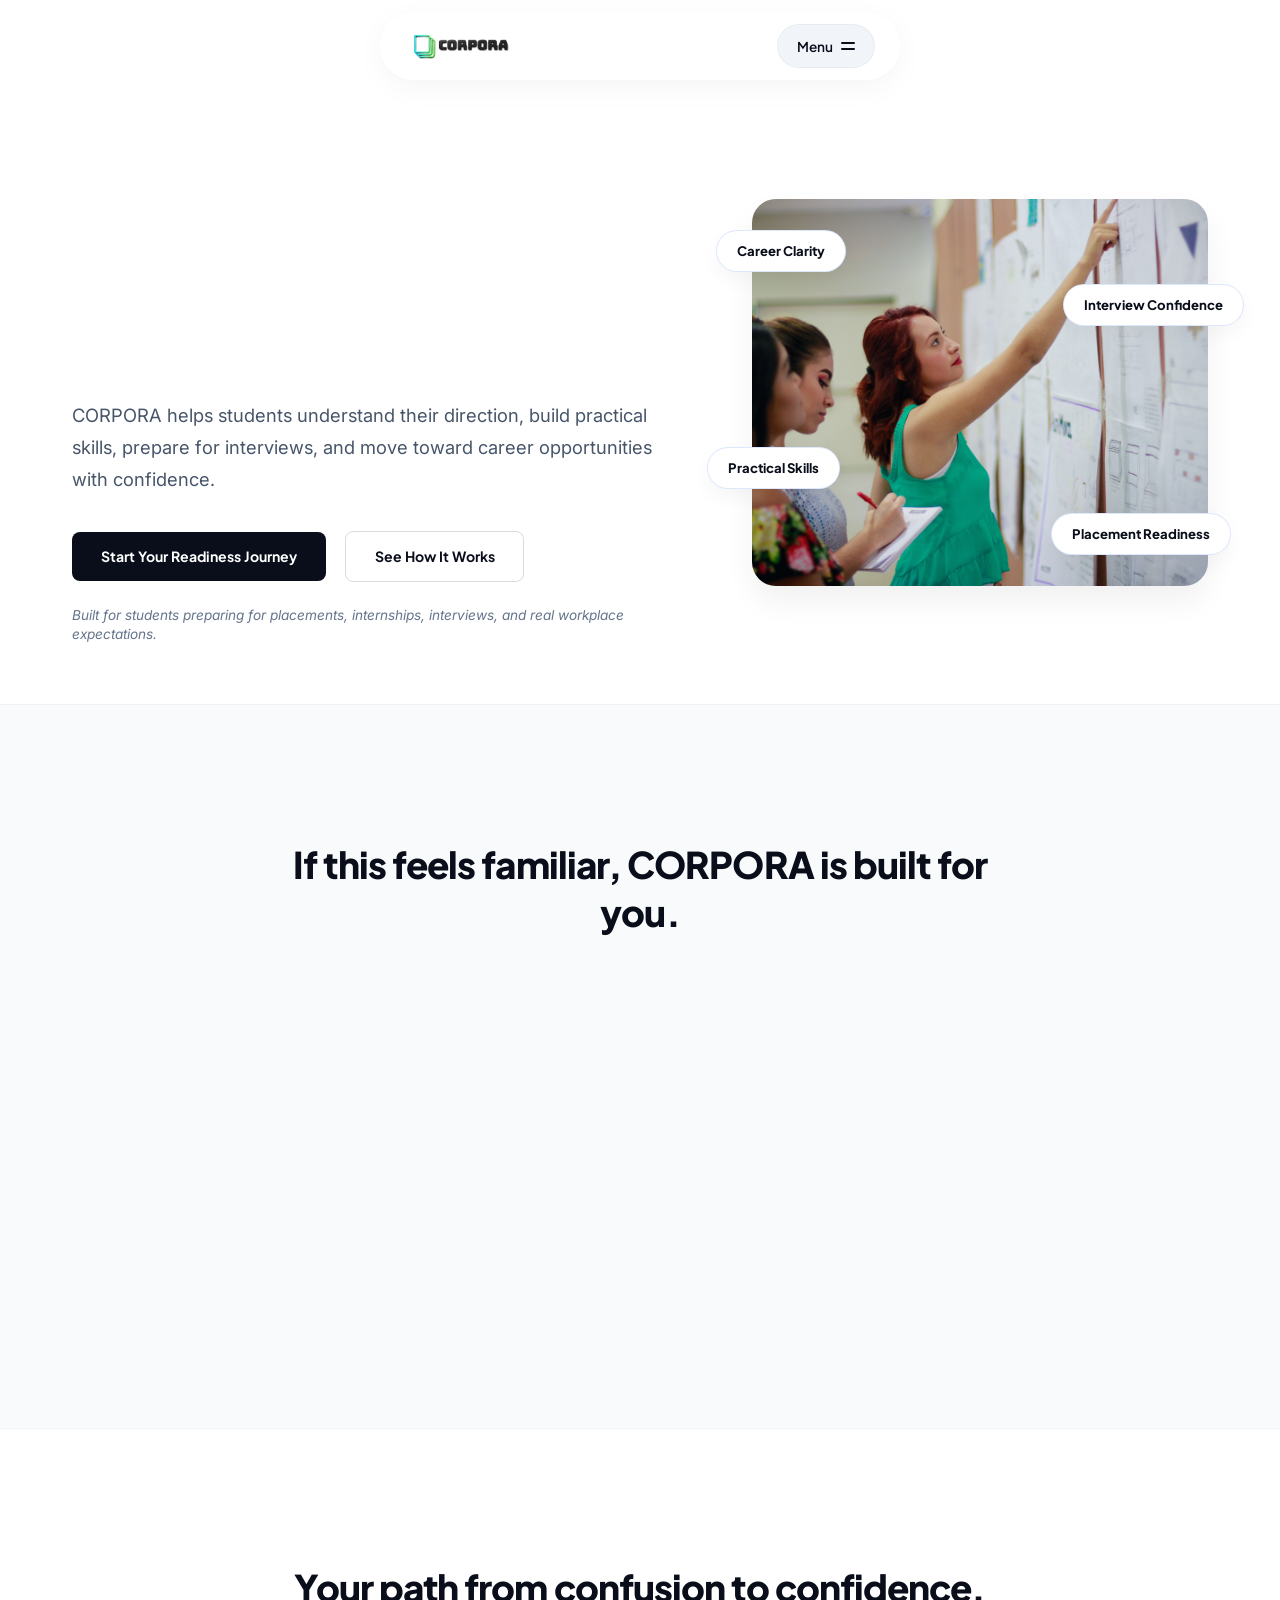
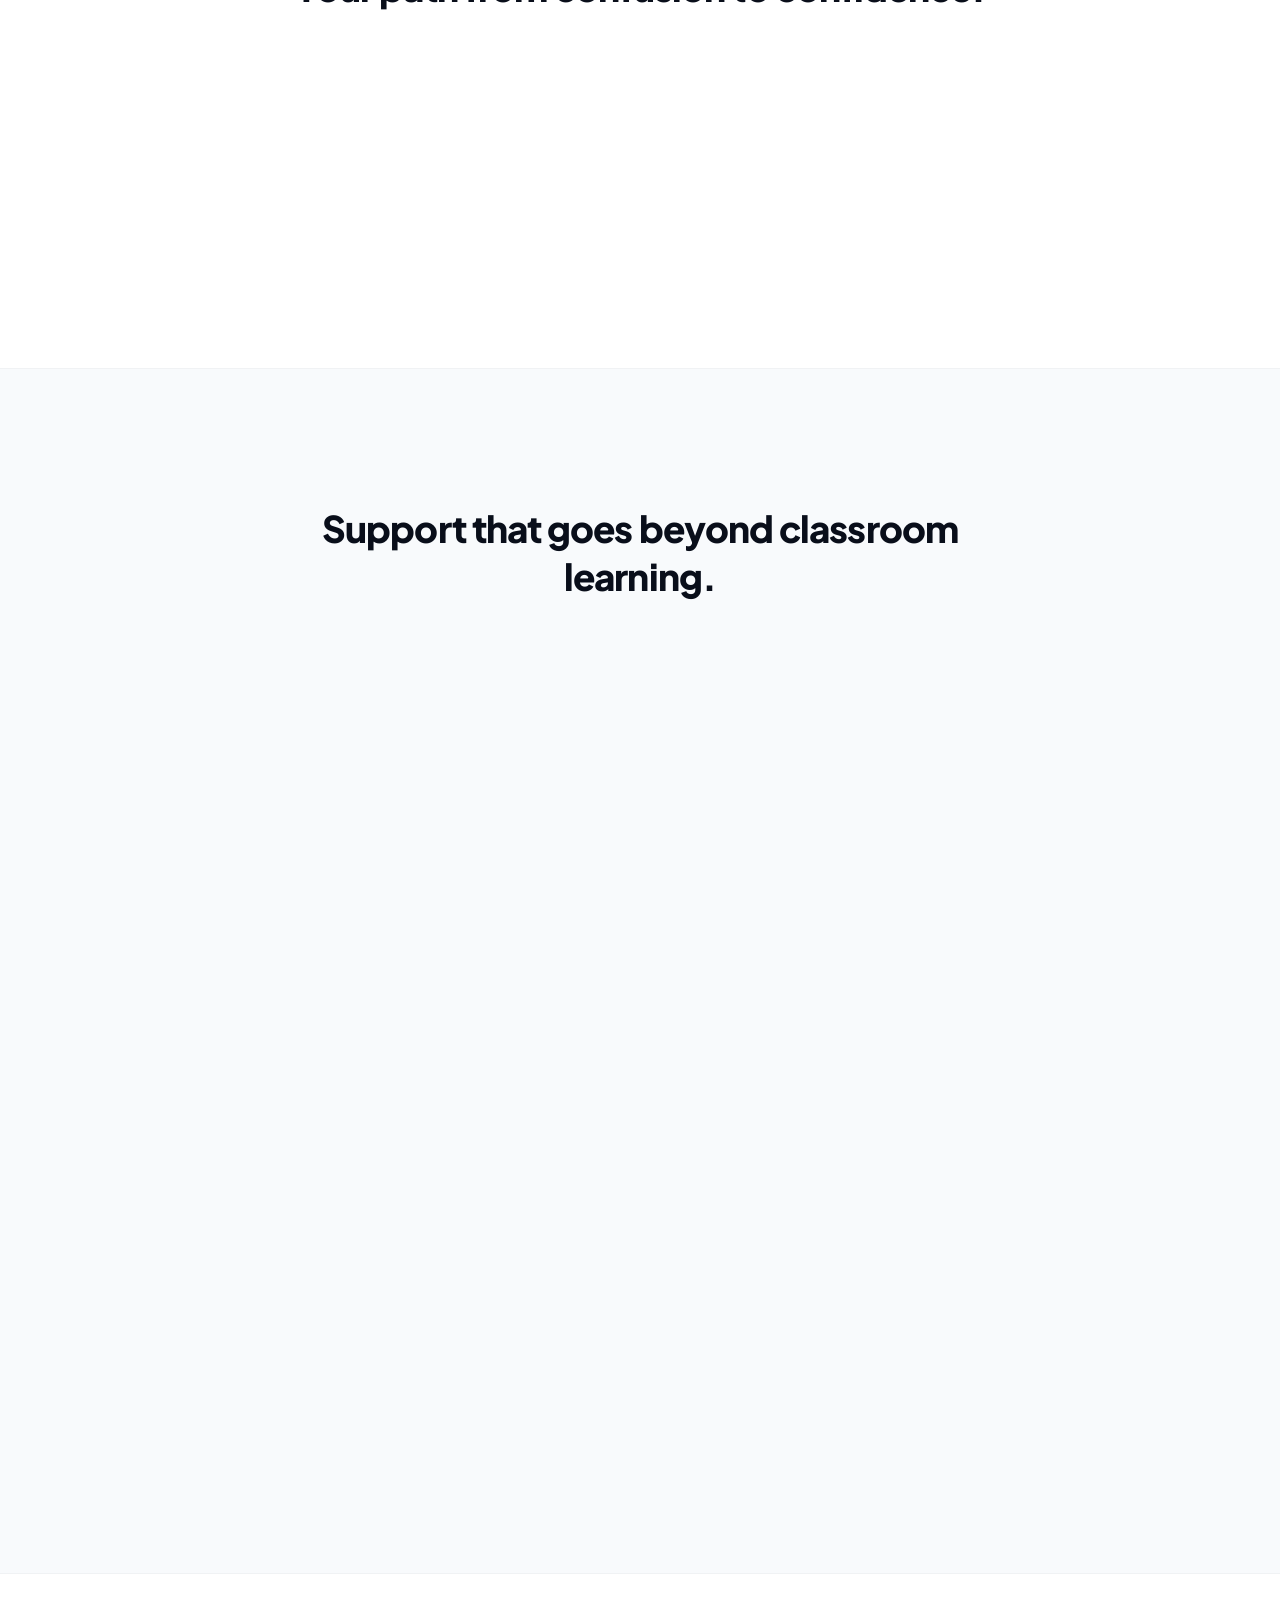
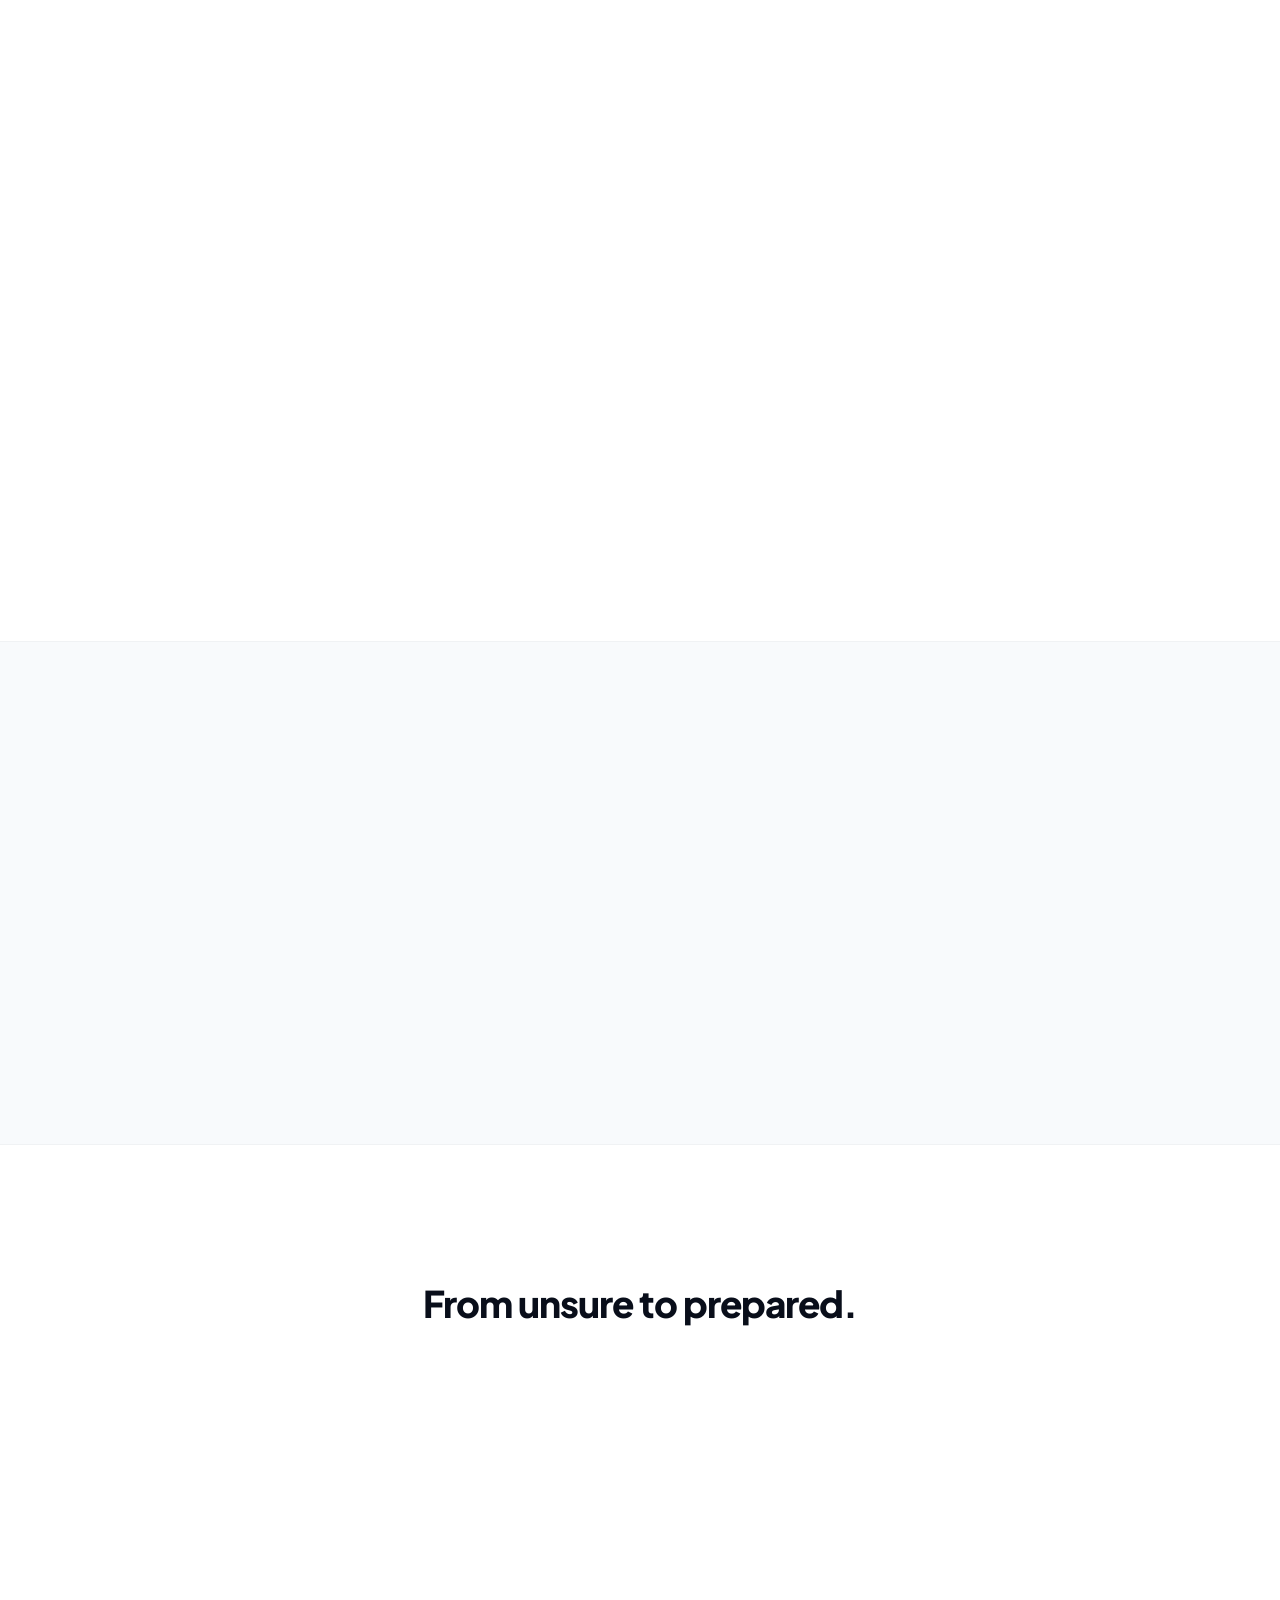
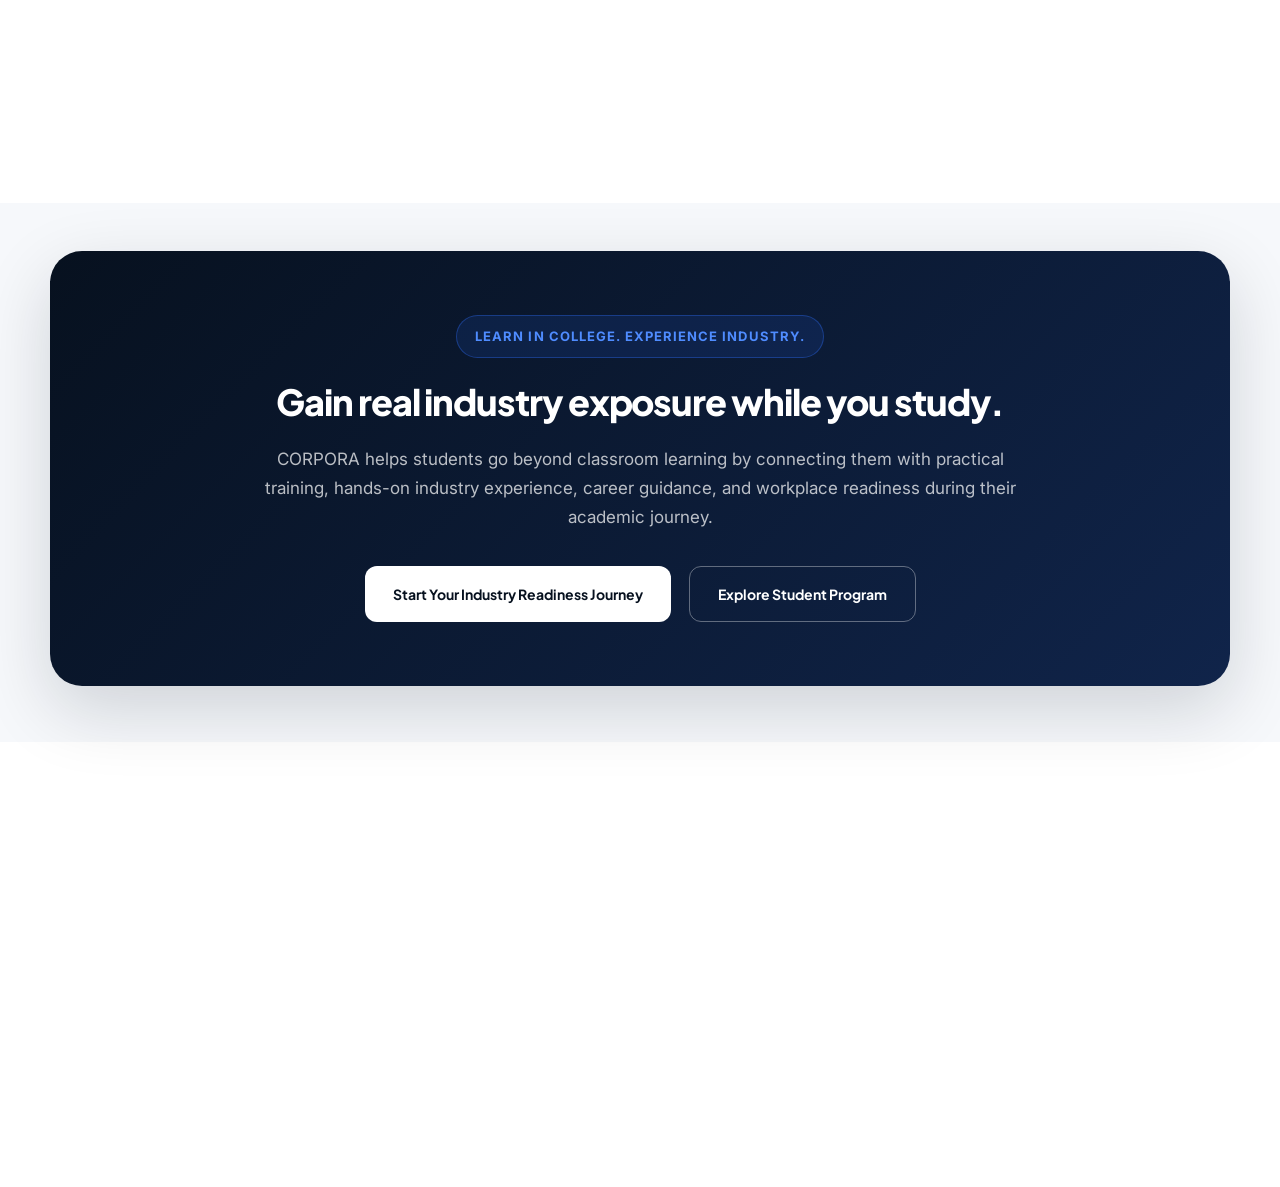
<file: students.html>
<!DOCTYPE html>
<html lang="en">
<head>
  <meta charset="UTF-8">
  <meta name="viewport" content="width=device-width, initial-scale=1.0">
  <meta name="description" content="Moving from academic confusion to career confidence. Discover how CORPORA transforms students into prepared professionals.">
  <meta name="keywords" content="Career Readiness, Student Placements, Skill Building, Bento grid, Career clarity, Student Transformation">
  <meta name="author" content="CORPORA">
  <title>Students | CORPORA Career Confidence Journey</title>
  
  <!-- Favicon -->
  <link rel="icon" type="image/png" href="assets/images/corpora-logo.png.png">

  <!-- Style File -->
  <link rel="stylesheet" href="style.css">
</head>
<body>

  <!-- 1. Floating Pill Header -->
  <div class="header-wrapper" id="floating-header-wrapper">
    <header class="header-pill" id="main-pill-header">
      <!-- Logo -->
      <a href="index.html" class="logo-link" id="header-logo-link">
        <img src="assets/images/corpora-logo.png.png" alt="CORPORA Logo" class="logo-img" id="header-logo-img">
      </a>
      
      <!-- Menu Toggle Action -->
      <button class="menu-toggle-btn" id="menu-dropdown-toggle" aria-label="Toggle Menu" aria-expanded="false">
        <span>Menu</span>
        <div class="toggle-icon">
          <span></span>
          <span></span>
        </div>
      </button>

      <!-- Dropdown Menu Drawer -->
      <nav class="menu-dropdown" id="menu-dropdown-panel">
        <ul class="dropdown-list" id="dropdown-links-list">
          <li><a href="index.html" class="dropdown-link" id="drop-link-home">Home</a></li>
          <li><a href="about.html" class="dropdown-link" id="drop-link-about">About</a></li>
          <li><a href="students.html" class="dropdown-link active" id="drop-link-students">Students</a></li>
          <li><a href="institutions.html" class="dropdown-link" id="drop-link-institutions">Institutions</a></li>
          <li><a href="industry-connect.html" class="dropdown-link" id="drop-link-industry">Industry Connect</a></li>
          <li><a href="contact.html" class="dropdown-link" id="drop-link-contact">Contact</a></li>
        </ul>
        <div class="dropdown-divider"></div>
        <a href="contact.html" class="dropdown-cta-btn" id="dropdown-cta-action">Start Career Readiness</a>
      </nav>
    </header>
  </div>

  <main>
    <!-- 1. STUDENT-FOCUSED HERO -->
    <section id="students-hero" class="students-hero-section">
      <div class="container students-hero-container">
        <div class="students-hero-grid" id="students-hero-reveal">
          
          <!-- Left side content -->
          <div class="students-hero-left">
            <span class="category-pill">For Students</span>
            <h1 class="students-hero-title">
              <span class="heading-line">
                <span class="heading-line-text">Not sure where your</span>
              </span>
              <span class="heading-line">
                <span class="heading-line-text">career is going?</span>
              </span>
              <span class="heading-line">
                <span class="heading-line-text">Start with clarity.</span>
              </span>
            </h1>
            <p class="students-hero-subtext">
              CORPORA helps students understand their direction, build practical skills, prepare for interviews, and move toward career opportunities with confidence.
            </p>
            <div class="students-hero-btn-group">
              <a href="contact.html" class="students-btn btn-primary">Start Your Readiness Journey</a>
              <a href="#readiness-map" class="students-btn btn-secondary">See How It Works</a>
            </div>
            <p class="students-hero-note">
              Built for students preparing for placements, internships, interviews, and real workplace expectations.
            </p>
          </div>
          
          <!-- Right side image with journey labels -->
          <div class="students-hero-right">
            <div class="students-hero-image-wrapper">
              <img src="assets/images/student-career-counselling.jpg.jpg" alt="Student career counselling session for clarity" class="students-hero-img">
              <div class="students-hero-image-overlay"></div>
              
              <!-- Floating journey labels -->
              <span class="hero-badge badge-top-left">Career Clarity</span>
              <span class="hero-badge badge-top-right">Interview Confidence</span>
              <span class="hero-badge badge-bottom-left">Practical Skills</span>
              <span class="hero-badge badge-bottom-right">Placement Readiness</span>
            </div>
          </div>

        </div>
      </div>
    </section>

    <!-- 2. STUDENT SELF-CHECK SECTION -->
    <section id="self-check" class="students-check-section">
      <div class="container students-check-container">
        <div class="students-check-grid" id="students-reality-reveal">
          
          <!-- Header -->
          <div class="students-check-header">
            <span class="category-pill">Quick Self-Check</span>
            <h2 class="students-check-title">If this feels familiar, CORPORA is built for you.</h2>
          </div>

          <!-- 6 interactive self-check items -->
          <div class="students-check-list">
            <div class="check-item-card">
              <span class="check-box-indicator"></span>
              <p class="check-item-text">I am unsure which career path is right for me.</p>
            </div>
            <div class="check-item-card">
              <span class="check-box-indicator"></span>
              <p class="check-item-text">I lack practical exposure beyond classroom learning.</p>
            </div>
            <div class="check-item-card">
              <span class="check-box-indicator"></span>
              <p class="check-item-text">I feel nervous about interviews and communication.</p>
            </div>
            <div class="check-item-card">
              <span class="check-box-indicator"></span>
              <p class="check-item-text">I do not know what companies expect from freshers.</p>
            </div>
            <div class="check-item-card">
              <span class="check-box-indicator"></span>
              <p class="check-item-text">I want better resume and placement preparation.</p>
            </div>
            <div class="check-item-card">
              <span class="check-box-indicator"></span>
              <p class="check-item-text">I need guidance before entering the professional world.</p>
            </div>
          </div>

        </div>
      </div>
    </section>

    <!-- 3. READINESS MAP SECTION -->
    <section id="readiness-map" class="students-map-section">
      <div class="container students-map-container">
        
        <!-- Header -->
        <div class="students-map-header">
          <span class="category-pill">Readiness Map</span>
          <h2 class="students-map-title">Your path from confusion to confidence.</h2>
        </div>

        <!-- Timeline Pathway -->
        <div class="readiness-map-pathway" id="students-readiness-reveal">
          <div class="map-dashed-route"></div>
          
          <div class="map-stages-grid">
            <!-- Stage 1 -->
            <div class="map-stage-node">
              <div class="map-node-dot"></div>
              <span class="map-node-num">01</span>
              <h3 class="map-node-title">Clarity</h3>
              <p class="map-node-desc">Understand your goals, interests, and career direction.</p>
            </div>

            <!-- Stage 2 -->
            <div class="map-stage-node">
              <div class="map-node-dot"></div>
              <span class="map-node-num">02</span>
              <h3 class="map-node-title">Assessment</h3>
              <p class="map-node-desc">Know your strengths, skill gaps, and readiness level.</p>
            </div>

            <!-- Stage 3 -->
            <div class="map-stage-node">
              <div class="map-node-dot"></div>
              <span class="map-node-num">03</span>
              <h3 class="map-node-title">Skill Building</h3>
              <p class="map-node-desc">Learn practical and workplace-focused skills.</p>
            </div>

            <!-- Stage 4 -->
            <div class="map-stage-node">
              <div class="map-node-dot"></div>
              <span class="map-node-num">04</span>
              <h3 class="map-node-title">Practice</h3>
              <p class="map-node-desc">Improve communication, resume, interviews, and presentation.</p>
            </div>

            <!-- Stage 5 -->
            <div class="map-stage-node">
              <div class="map-node-dot"></div>
              <span class="map-node-num">05</span>
              <h3 class="map-node-title">Exposure</h3>
              <p class="map-node-desc">Understand industry expectations and professional behaviour.</p>
            </div>

            <!-- Stage 6 -->
            <div class="map-stage-node">
              <div class="map-node-dot"></div>
              <span class="map-node-num">06</span>
              <h3 class="map-node-title">Opportunity</h3>
              <p class="map-node-desc">Prepare for internships, apprenticeships, placements, and career growth.</p>
            </div>
          </div>
        </div>

      </div>
    </section>

    <!-- 4. WHAT STUDENTS GET SECTION (BENTO GRID) -->
    <section id="what-you-get" class="students-bento-section">
      <div class="container students-bento-container">
        <div class="students-bento-grid" id="students-journey-reveal">
          
          <!-- Header -->
          <div class="students-bento-header">
            <span class="category-pill">What You Get</span>
            <h2 class="students-bento-title">Support that goes beyond classroom learning.</h2>
          </div>

          <!-- Bento layout -->
          <div class="bento-wrapper">
            <!-- Box 1 (Counselling) - Wide -->
            <div class="bento-card wide">
              <span class="bento-num">01</span>
              <h3 class="bento-card-title">Career Counselling</h3>
              <p class="bento-card-desc">Personalized guidance to help students understand their interests, strengths, and professional paths, removing confusion before beginning skilling.</p>
            </div>

            <!-- Box 2 (Assessment) - Narrow -->
            <div class="bento-card narrow">
              <span class="bento-num">02</span>
              <h3 class="bento-card-title">Skill Assessment</h3>
              <p class="bento-card-desc">Identify current strengths, technical skill gaps, and professional readiness levels through diagnostic checks.</p>
            </div>

            <!-- Box 3 (Practical Training) - Narrow -->
            <div class="bento-card narrow">
              <span class="bento-num">03</span>
              <h3 class="bento-card-title">Practical Training</h3>
              <p class="bento-card-desc">Hands-on learning designed around the core skills needed in modern work environments, bridging academia and work.</p>
            </div>

            <!-- Box 4 (Mentorship) - Wide -->
            <div class="bento-card wide">
              <span class="bento-num">04</span>
              <h3 class="bento-card-title">Mentorship</h3>
              <p class="bento-card-desc">One-on-one and group preparation support led by experienced corporate professionals, sharing real-world insights, guidance, and evaluation feedback.</p>
            </div>

            <!-- Box 5 (Interview Prep) - Wide -->
            <div class="bento-card wide">
              <span class="bento-num">05</span>
              <h3 class="bento-card-title">Interview Preparation</h3>
              <p class="bento-card-desc">Step-by-step training for resume building, professional communication, speech confidence, body language, and successful performance in mock employer interviews.</p>
            </div>

            <!-- Box 6 (Placement Readiness) - Narrow -->
            <div class="bento-card narrow">
              <span class="bento-num">06</span>
              <h3 class="bento-card-title">Placement Readiness</h3>
              <p class="bento-card-desc">Equip students to confidently navigate internship opportunities, recruitment drives, and corporate hiring processes.</p>
            </div>
          </div>

        </div>
      </div>
    </section>

    <!-- 5. REAL LEARNING EXPERIENCE SECTION -->
    <section id="real-experience" class="students-experience-section">
      <div class="container students-experience-container">
        <div class="students-experience-grid" id="students-experience-reveal">
          
          <!-- Image Collage (Left) -->
          <div class="experience-collage-col">
            <div class="experience-collage-wrapper">
              <div class="collage-main-img-box">
                <img src="assets/images/practical-training-session.jpg.jpg" alt="Practical skilling session workshop" class="collage-img main-img">
              </div>
              <div class="collage-sub-img-box">
                <img src="assets/images/student-mentorship-discussion-01.jpg.jpg" alt="Mentor giving student career advice feedback" class="collage-img sub-img">
              </div>
            </div>
          </div>

          <!-- Content (Right) -->
          <div class="experience-text-col">
            <span class="category-pill">Learning Experience</span>
            <h2 class="experience-title">Learn through guidance, practice, and real preparation.</h2>
            <p class="experience-intro-text">
              Students learn through a mix of counselling, skill-building, practice sessions, feedback, and readiness support designed around real career expectations.
            </p>
            
            <div class="experience-rows">
              <div class="exp-row-item">
                <span class="exp-bullet"></span>
                <p class="exp-row-text">Practical skill-building sessions</p>
              </div>
              <div class="exp-row-item">
                <span class="exp-bullet"></span>
                <p class="exp-row-text">Mentor-led guidance</p>
              </div>
              <div class="exp-row-item">
                <span class="exp-bullet"></span>
                <p class="exp-row-text">Interview and communication practice</p>
              </div>
              <div class="exp-row-item">
                <span class="exp-bullet"></span>
                <p class="exp-row-text">Career readiness feedback</p>
              </div>
            </div>
          </div>

        </div>
      </div>
    </section>

    <!-- 6. WHO CAN JOIN SECTION -->
    <section id="who-can-join" class="students-chips-section">
      <div class="container students-chips-container">
        <div class="students-chips-grid" id="students-chips-reveal">
          
          <!-- Header -->
          <div class="students-chips-header">
            <span class="category-pill">Who Can Join</span>
            <h2 class="students-chips-title">Designed for students across multiple academic paths.</h2>
          </div>

          <!-- Pill grid -->
          <div class="students-chips-wrapper">
            <span class="students-chip">BA</span>
            <span class="students-chip">BBA</span>
            <span class="students-chip">B.Com</span>
            <span class="students-chip">BCA</span>
            <span class="students-chip">B.Sc</span>
            <span class="students-chip">MBA</span>
            <span class="students-chip">Diploma Students</span>
            <span class="students-chip">Certificate Program Students</span>
            <span class="students-chip">Professional Diploma Students</span>
            <span class="students-chip">Final-Year Students</span>
            <span class="students-chip">Placement-Preparing Students</span>
            <span class="students-chip">Students Unsure About Career Direction</span>
          </div>

        </div>
      </div>
    </section>

    <!-- 7. BEFORE AND AFTER SECTION -->
    <section id="before-after" class="students-comparison-section">
      <div class="container students-comparison-container">
        <div class="students-comparison-grid" id="students-outcomes-reveal">
          
          <!-- Header -->
          <div class="students-comparison-header">
            <span class="category-pill">Student Transformation</span>
            <h2 class="students-comparison-title">From unsure to prepared.</h2>
          </div>

          <!-- Columns -->
          <div class="comparison-split-wrapper">
            
            <!-- Column 1 (Before) -->
            <div class="comparison-panel before">
              <h3 class="panel-column-title">Before CORPORA</h3>
              <ul class="panel-points-list">
                <li>
                  <span class="point-bullet bullet-cross"></span>
                  <p class="point-text">Unclear career direction</p>
                </li>
                <li>
                  <span class="point-bullet bullet-cross"></span>
                  <p class="point-text">Low interview confidence</p>
                </li>
                <li>
                  <span class="point-bullet bullet-cross"></span>
                  <p class="point-text">Limited practical exposure</p>
                </li>
                <li>
                  <span class="point-bullet bullet-cross"></span>
                  <p class="point-text">Weak workplace awareness</p>
                </li>
                <li>
                  <span class="point-bullet bullet-cross"></span>
                  <p class="point-text">Confusion about next steps</p>
                </li>
              </ul>
            </div>

            <!-- Column 2 (After) -->
            <div class="comparison-panel after">
              <h3 class="panel-column-title">After CORPORA</h3>
              <ul class="panel-points-list">
                <li>
                  <span class="point-bullet bullet-check"></span>
                  <p class="point-text">Clearer career direction</p>
                </li>
                <li>
                  <span class="point-bullet bullet-check"></span>
                  <p class="point-text">Better communication confidence</p>
                </li>
                <li>
                  <span class="point-bullet bullet-check"></span>
                  <p class="point-text">Practical skill awareness</p>
                </li>
                <li>
                  <span class="point-bullet bullet-check"></span>
                  <p class="point-text">Interview preparation</p>
                </li>
                <li>
                  <span class="point-bullet bullet-check"></span>
                  <p class="point-text">Placement-focused readiness</p>
                </li>
              </ul>
            </div>

          </div>

        </div>
      </div>
    </section>

    <!-- 8. FINAL CTA -->
        <!-- Reusable Compact Final CTA Section -->
    <section class="final-cta-section">
      <div class="final-cta">
        <div class="cta-pill">LEARN IN COLLEGE. EXPERIENCE INDUSTRY.</div>
        <h2>Gain real industry exposure while you study.</h2>
        <p>CORPORA helps students go beyond classroom learning by connecting them with practical training, hands-on industry experience, career guidance, and workplace readiness during their academic journey.</p>
        <div class="cta-actions">
          <a href="students.html" class="btn-primary">Start Your Industry Readiness Journey</a>
          <a href="students.html" class="btn-secondary">Explore Student Program</a>
        </div>
      </div>
    </section>

<!-- Footer Section -->
  <footer class="main-footer" id="footer-reveal-block">
    <div class="container footer-container">
      
      <!-- Top Footer: 3 Spacious Columns -->
      <div class="footer-top-grid">
        <!-- Column 1: Brand Info -->
        <div class="footer-col brand-col">
          <a href="index.html" class="footer-logo-link logo-capsule">
            <img src="assets/images/corpora-logo.png.png" alt="CORPORA Logo" class="footer-logo-img">
          </a>
          <p class="footer-description">
            CORPORA helps students move from academic learning to industry readiness through career readiness, practical training, and mentorship.
          </p>
        </div>
        
        <!-- Column 2: Quick Links -->
        <div class="footer-col links-col">
          <h4 class="footer-col-title">Quick Links</h4>
          <ul class="footer-links-list">
            <li><a href="index.html" class="footer-link">Home</a></li>
            <li><a href="about.html" class="footer-link">About</a></li>
            <li><a href="students.html" class="footer-link">Students</a></li>
            <li><a href="institutions.html" class="footer-link">Institutions</a></li>
            <li><a href="industry-connect.html" class="footer-link">Industry Connect</a></li>
            <li><a href="contact.html" class="footer-link">Contact</a></li>
          </ul>
        </div>
        
        <!-- Column 3: Focus Areas -->
        <div class="footer-col links-col">
          <h4 class="footer-col-title">Focus Areas</h4>
          <ul class="footer-links-list">
            <li><a href="students.html" class="footer-link">Practical Training</a></li>
            <li><a href="students.html" class="footer-link">Career Counselling</a></li>
            <li><a href="students.html" class="footer-link">Skill Assessment</a></li>
            <li><a href="students.html" class="footer-link">Interview Preparation</a></li>
            <li><a href="students.html" class="footer-link">Placement Readiness</a></li>
          </ul>
        </div>
      </div>
      
      <!-- Subtle Divider Line -->
      <div class="footer-divider"></div>
      
      <!-- Bottom Footer Row -->
      <div class="footer-bottom-row">
        <div class="footer-copyright">
          © 2026 CORPORA. All rights reserved.
        </div>
        <div class="footer-taglines">
          <span>Career Readiness</span>
          <span class="tagline-dot">•</span>
          <span>Industry–Academia</span>
          <span class="tagline-dot">•</span>
          <span>Student Growth</span>
        </div>
      </div>
      
    </div>
  </footer>

  <!-- Interaction Logic Script -->
  <script src="app.js"></script>
</body>
</html>
</file>
<file: style.css>
/* 
  CORPORA Website Design System & Styling
  Inspired by the premium visual aesthetics of Fixa
  Refined layout, enhanced image visibility, and balanced typography
*/

/* --- Google Fonts Import --- */
@import url('https://fonts.googleapis.com/css2?family=Inter:wght@300;400;500;600;700&family=Plus+Jakarta+Sans:ital,wght@0,300;0,400;0,500;0,600;0,700;0,800;1,400&display=swap');

/* --- Custom Properties --- */
:root {
  /* Color Palette */
  --bg-primary: #ffffff;
  --bg-secondary: #f8fafc;
  --bg-tertiary: #f1f5f9;
  
  --text-primary: #0f172a;   /* charcoal/navy */
  --text-secondary: #475569; /* slate body */
  --text-muted: #64748b;
  
  --brand-primary: #2563eb;       /* royal blue */
  --brand-navy: #090e1a;          /* deep blue-navy */
  --brand-navy-translucent: rgba(9, 14, 26, 0.65);
  
  /* Glassmorphism effects */
  --glass-bg-light: rgba(255, 255, 255, 0.88);
  --glass-border-light: rgba(255, 255, 255, 0.55);
  --glass-bg-dark: rgba(9, 14, 26, 0.65);
  --glass-border-dark: rgba(255, 255, 255, 0.12);
  
  /* Typography Scale */
  --font-heading: 'Plus Jakarta Sans', sans-serif;
  --font-body: 'Inter', sans-serif;
  
  /* Spacing */
  --container-width: 1200px;
  --container-padding: 2rem;
  
  /* Transitions */
  --transition-smooth: all 0.5s cubic-bezier(0.16, 1, 0.3, 1);
  --transition-fast: all 0.25s cubic-bezier(0.16, 1, 0.3, 1);
  
  /* Shadows */
  --shadow-sm: 0 2px 8px rgba(0, 0, 0, 0.03);
  --shadow-md: 0 8px 20px rgba(0, 0, 0, 0.04);
  --shadow-lg: 0 15px 30px rgba(15, 23, 42, 0.06);
  --shadow-dropdown: 0 20px 45px rgba(15, 23, 42, 0.12);
  
  /* Borders */
  --radius-sm: 8px;
  --radius-md: 16px;
  --radius-lg: 24px;
  --radius-full: 9999px;
}

/* --- Base & Reset --- */
*, *::before, *::after {
  box-sizing: border-box;
  margin: 0;
  padding: 0;
}

html {
  scroll-behavior: smooth;
  font-size: 16px;
  -webkit-font-smoothing: antialiased;
  -moz-osx-font-smoothing: grayscale;
}

body {
  margin: 0;
  padding: 0;
  font-family: var(--font-body);
  color: var(--text-secondary);
  background-color: var(--bg-primary);
  line-height: 1.6;
  overflow-x: hidden;
}


h1, h2, h3, h4, h5, h6 {
  font-family: var(--font-heading);
  color: var(--text-primary);
  font-weight: 700;
  line-height: 1.25;
}

a {
  text-decoration: none;
  color: inherit;
  transition: var(--transition-fast);
}

button {
  font-family: inherit;
  cursor: pointer;
  border: none;
  background: none;
  outline: none;
}

img {
  max-width: 100%;
  height: auto;
  display: block;
}

/* --- Container Utility --- */
.container {
  width: 100%;
  max-width: var(--container-width);
  margin-left: auto;
  margin-right: auto;
  padding-left: var(--container-padding);
  padding-right: var(--container-padding);
}

/* --- Floating Pill Header --- */
.header-wrapper {
  position: fixed;
  top: 12px;
  margin-top: 0;
  left: 0;
  width: 100%;
  z-index: 1000;
  padding: 0 var(--container-padding);
  pointer-events: none; /* allows clicks through wrapper except header */
  display: flex;
  justify-content: center;
}


.header-pill {
  pointer-events: auto; /* enable interactions */
  width: 100%;
  max-width: 520px; /* compact floating capsule width inspired by Fixa */
  height: 68px; /* elegant height */
  background-color: var(--glass-bg-light);
  border: 1.5px solid rgba(255, 255, 255, 0.5); /* subtle light border */
  backdrop-filter: blur(20px);
  -webkit-backdrop-filter: blur(20px);
  border-radius: var(--radius-full);
  box-shadow: 0 8px 30px rgba(0, 0, 0, 0.04), 0 1px 2px rgba(0, 0, 0, 0.02); /* very soft shadow */
  display: flex;
  align-items: center;
  justify-content: space-between;
  padding: 0 1.5rem; /* balanced left/right padding */
  position: relative;
  opacity: 0;
  transform: translateY(-20px);
  animation: fadeDown 1.2s cubic-bezier(0.16, 1, 0.3, 1) forwards;
  animation-delay: 0.1s;
  transition: var(--transition-smooth);
}

.header-pill.scrolled {
  box-shadow: 0 12px 35px rgba(15, 23, 42, 0.05);
  border-color: rgba(255, 255, 255, 0.7);
  background-color: rgba(255, 255, 255, 0.94);
}

/* Logo styling */
.logo-link {
  display: flex;
  align-items: center;
  padding-left: 0.2rem;
}

.logo-img {
  height: 35px; /* height visually balanced */
  width: auto;
  object-fit: contain;
  mix-blend-mode: multiply; /* keys out solid white container box background */
  filter: contrast(1.1) brightness(1.02); /* ensures background blends away completely */
  display: block;
}

/* Menu Toggle Trigger */
.menu-toggle-btn {
  display: flex;
  align-items: center;
  gap: 0.5rem;
  height: 44px; /* button height balanced */
  padding: 0 1.2rem; /* elegant inner padding */
  background-color: #f1f5f9; /* soft light grey pill background */
  border-radius: var(--radius-full);
  font-family: var(--font-heading);
  font-size: 0.85rem;
  font-weight: 600;
  color: var(--brand-navy); /* dark navy text */
  border: 1px solid rgba(15, 23, 42, 0.04);
  transition: var(--transition-fast);
}

.menu-toggle-btn:hover {
  background-color: #e2e8f0; /* subtle hover background change */
  transform: translateY(-1px);
}

.menu-toggle-btn.open {
  background-color: #e2e8f0;
}

/* Minimal hamburger trigger icon (2 bars) */
.toggle-icon {
  display: flex;
  flex-direction: column;
  gap: 4px;
  width: 14px;
}

.toggle-icon span {
  display: block;
  height: 2px;
  width: 100%;
  background-color: var(--brand-navy); /* dark navy icon bars */
  border-radius: var(--radius-full);
  transition: var(--transition-fast);
}

.menu-toggle-btn.open .toggle-icon span:nth-child(1) {
  transform: translateY(3px) rotate(45deg);
}

.menu-toggle-btn.open .toggle-icon span:nth-child(2) {
  transform: translateY(-3px) rotate(-45deg);
}

/* Dropdown Menu Overlay */
.menu-dropdown {
  position: absolute;
  top: calc(100% + 8px); /* opens cleanly below toggle button */
  right: 0px;
  width: 250px;
  background-color: var(--bg-primary);
  border-radius: var(--radius-md);
  box-shadow: 0 15px 40px rgba(9, 14, 26, 0.08); /* soft shadow */
  border: 1px solid rgba(15, 23, 42, 0.05);
  padding: 1.5rem;
  opacity: 0;
  visibility: hidden;
  transform: translateY(-10px) scale(0.97);
  transform-origin: top right;
  transition: var(--transition-smooth);
  z-index: 1010;
}

.menu-dropdown.open {
  opacity: 1;
  visibility: visible;
  transform: translateY(0) scale(1);
}

.dropdown-list {
  list-style: none;
  display: flex;
  flex-direction: column;
  gap: 0.6rem;
}

.dropdown-link {
  font-family: var(--font-heading);
  font-size: 0.9rem;
  font-weight: 500;
  color: var(--text-secondary);
  display: block;
  padding: 0.4rem 0;
  border-bottom: 1px solid transparent;
}

.dropdown-link:hover {
  color: var(--brand-primary);
  padding-left: 6px;
}

.dropdown-divider {
  height: 1px;
  background-color: var(--bg-tertiary);
  margin: 0.8rem 0;
}

.dropdown-cta-btn {
  display: block;
  text-align: center;
  padding: 0.75rem;
  background-color: var(--brand-navy);
  color: #ffffff;
  font-family: var(--font-heading);
  font-size: 0.85rem;
  font-weight: 600;
  border-radius: var(--radius-sm);
  transition: var(--transition-smooth);
}

.dropdown-cta-btn:hover {
  background-color: var(--brand-primary);
  box-shadow: 0 4px 12px rgba(37, 99, 235, 0.25);
}

/* --- Full Screen Hero Section --- */
.hero-fullscreen {
  position: relative;
  width: 100%;
  min-height: 100vh;
  /* Flex direction vertical to distribute elements cleanly without absolute overlays */
  display: flex;
  flex-direction: column;
  justify-content: space-between;
  align-items: center;
  overflow: hidden;
  background-color: var(--brand-navy);
  padding: 7.5rem 1.5rem 90px 1.5rem; /* space for header at top, padding at bottom */
  text-align: center;
  box-sizing: border-box;
}

/* Visual Background Wrapper */
.hero-bg-wrapper {
  position: absolute;
  top: 0;
  left: 0;
  width: 100%;
  height: 100%;
  z-index: 1;
}

.hero-bg-image {
  width: 100%;
  height: 100%;
  object-fit: cover;
  transform: scale(1.06);
  opacity: 0;
  animation: zoomReveal 2.5s cubic-bezier(0.16, 1, 0.3, 1) forwards;
}

/* Soft premium gradient overlay (35%-45% opacity) to keep image visible & emotional */
.hero-overlay-gradient {
  position: absolute;
  top: 0;
  left: 0;
  width: 100%;
  height: 100%;
  background: linear-gradient(to bottom, rgba(9, 14, 26, 0.42) 0%, rgba(9, 14, 26, 0.15) 45%, rgba(9, 14, 26, 0.15) 55%, rgba(9, 14, 26, 0.52) 100%),
              radial-gradient(circle at center, rgba(9, 14, 26, 0.15) 0%, rgba(9, 14, 26, 0.35) 100%);
  z-index: 2;
}

/* Center Content block */
.hero-center-content {
  position: relative;
  z-index: 3;
  width: 100%;
  max-width: 900px;
  /* Vertical center distribution within the flex-grow area */
  flex-grow: 1;
  display: flex;
  flex-direction: column;
  justify-content: center;
  align-items: center;
}

/* Headline Reveal Animations (Line-by-Line) */
.hero-large-title {
  font-size: clamp(2rem, 5.5vw, 3.4rem); /* reduced size for elegant scaling */
  font-weight: 700; /* bold weight, not extra-bold */
  line-height: 1.2;
  letter-spacing: -0.025em;
  margin-bottom: 1.8rem; /* breathing space to subtext */
  color: #ffffff;
  display: flex;
  flex-direction: column;
  align-items: center;
}

.title-line {
  display: block;
  overflow: hidden;
  padding-bottom: 0.1em;
}

.title-word-wrapper {
  display: block;
  transform: translateY(105%);
  animation: slideUpWord 1.4s cubic-bezier(0.16, 1, 0.3, 1) forwards;
}

/* Line Delays */
.title-line:nth-child(1) .title-word-wrapper {
  animation-delay: 0.3s;
}
.title-line:nth-child(2) .title-word-wrapper {
  animation-delay: 0.5s;
}
.title-line:nth-child(3) .title-word-wrapper {
  animation-delay: 0.7s;
}

/* Subtext Reveal Animation */
.hero-subtext-centered {
  font-size: clamp(0.9rem, 1.6vw, 1.05rem);
  font-weight: 400;
  color: rgba(255, 255, 255, 0.9); /* readable soft white */
  max-width: 620px;
  line-height: 1.65;
  opacity: 0;
  transform: translateY(20px);
  animation: fadeUpItem 1.4s cubic-bezier(0.16, 1, 0.3, 1) forwards;
  animation-delay: 1.1s;
  margin: 0 auto;
}

/* --- Floating Bottom CTA Strip --- */
.bottom-cta-strip {
  position: relative; /* relative within flexbox to guarantee no overlap */
  width: 100%;
  max-width: 820px; /* narrower and more elegant */
  background-color: var(--glass-bg-dark);
  border: 1px solid var(--glass-border-dark);
  backdrop-filter: blur(20px);
  -webkit-backdrop-filter: blur(20px);
  border-radius: var(--radius-md);
  display: flex;
  align-items: center;
  justify-content: space-between;
  padding: 0.8rem 1.6rem; /* inner padding balanced */
  z-index: 4;
  opacity: 0;
  box-shadow: 0 15px 35px rgba(0, 0, 0, 0.25);
  animation: fadeUpItem 1.4s cubic-bezier(0.16, 1, 0.3, 1) forwards;
  animation-delay: 1.5s;
  transition: var(--transition-smooth);
}

.bottom-cta-strip:hover {
  border-color: rgba(255, 255, 255, 0.2);
  background-color: rgba(9, 14, 26, 0.75);
}

/* Left list details */
.cta-strip-text {
  font-family: var(--font-heading);
  font-size: clamp(0.82rem, 1.4vw, 0.92rem);
  font-weight: 500;
  color: rgba(255, 255, 255, 0.95);
  letter-spacing: -0.01em;
  padding-right: 1.5rem;
  text-align: left;
}

/* Right button styling (white light style) */
.cta-strip-btn {
  white-space: nowrap;
  background-color: #ffffff;
  color: var(--brand-navy);
  font-family: var(--font-heading);
  font-size: 0.85rem;
  font-weight: 700;
  padding: 0.75rem 1.4rem;
  border-radius: var(--radius-sm);
  transition: var(--transition-smooth);
}

.cta-strip-btn:hover {
  background-color: var(--brand-primary);
  color: #ffffff;
  box-shadow: 0 4px 15px rgba(37, 99, 235, 0.4);
}

/* --- Transition Section ("The Gap Card") --- */
.gap-card-section {
  position: relative;
  z-index: 10;
  margin-top: 0;
  background-color: #fcfcfc; /* warm white / light grey card background */
  border-top-left-radius: 48px;
  border-top-right-radius: 48px;
  padding: 72px 0;
  box-shadow: 0 -15px 40px rgba(9, 14, 26, 0.04); /* soft shadow lifting the card */
}

.gap-card-container {
  max-width: 1100px;
  margin: 0 auto;
}

.gap-card-grid {
  display: grid;
  grid-template-columns: 0.28fr 0.72fr; /* category label left, statement/body right */
  gap: 4.5rem;
  align-items: start;
}

.gap-card-left {
  display: flex;
  justify-content: flex-start;
  padding-top: 0.5rem;
}

.category-pill {
  display: inline-flex;
  align-items: center;
  font-family: var(--font-heading);
  font-size: 0.78rem;
  font-weight: 700;
  text-transform: uppercase;
  letter-spacing: 0.12em;
  color: var(--brand-primary);
  background-color: var(--bg-secondary);
  border: 1px solid rgba(37, 99, 235, 0.12);
  padding: 0.55rem 1.15rem;
  border-radius: var(--radius-full);
  opacity: 0;
  transform: translateY(12px);
  transition: opacity 1.2s cubic-bezier(0.16, 1, 0.3, 1), transform 1.2s cubic-bezier(0.16, 1, 0.3, 1);
}

.gap-card-statement {
  font-size: clamp(1.6rem, 3.8vw, 2.45rem);
  font-weight: 700;
  color: var(--text-primary);
  line-height: 1.3;
  margin-bottom: 2.5rem;
  letter-spacing: -0.025em;
  text-align: left;
  display: flex;
  flex-direction: column;
  gap: 0.2rem;
}

.statement-line {
  display: block;
  overflow: hidden;
  padding-bottom: 0.1em;
}

.statement-line-text {
  display: block;
  transform: translateY(105%);
  transition: transform 1.3s cubic-bezier(0.16, 1, 0.3, 1);
}

.gap-card-supporting-text {
  font-size: clamp(1.05rem, 1.8vw, 1.22rem);
  color: var(--text-secondary);
  line-height: 1.8;
  font-weight: 400;
  letter-spacing: -0.01em;
  text-align: left;
  opacity: 0;
  transform: translateY(20px);
  transition: opacity 1.3s cubic-bezier(0.16, 1, 0.3, 1), transform 1.3s cubic-bezier(0.16, 1, 0.3, 1);
}

/* Highlighted words inside small white rounded pills */
.highlight-pill {
  display: inline-block;
  background-color: #ffffff;
  color: var(--text-primary);
  border: 1px solid rgba(15, 23, 42, 0.08);
  box-shadow: 0 2px 6px rgba(15, 23, 42, 0.03);
  padding: 0.15rem 0.75rem;
  border-radius: var(--radius-full);
  font-weight: 600;
  font-size: 0.95em;
  margin: 0.1rem 0.2rem;
  white-space: nowrap;
  opacity: 0;
  transform: scale(0.92);
  transition: opacity 0.8s cubic-bezier(0.16, 1, 0.3, 1), transform 0.8s cubic-bezier(0.16, 1, 0.3, 1);
}

/* --- Reveal Animation Cascades --- */
.gap-card-grid.reveal .category-pill {
  opacity: 1;
  transform: translateY(0);
  transition-delay: 0.1s;
}

.gap-card-grid.reveal .statement-line-text {
  transform: translateY(0);
}

.gap-card-grid.reveal .statement-line:nth-child(1) .statement-line-text {
  transition-delay: 0.3s;
}

.gap-card-grid.reveal .statement-line:nth-child(2) .statement-line-text {
  transition-delay: 0.5s;
}

.gap-card-grid.reveal .gap-card-supporting-text {
  opacity: 1;
  transform: translateY(0);
  transition-delay: 0.8s;
}

.gap-card-grid.reveal .highlight-pill {
  opacity: 1;
  transform: scale(1);
}

.gap-card-grid.reveal .highlight-pill:nth-of-type(1) {
  transition-delay: 1.1s;
}
.gap-card-grid.reveal .highlight-pill:nth-of-type(2) {
  transition-delay: 1.3s;
}
.gap-card-grid.reveal .highlight-pill:nth-of-type(3) {
  transition-delay: 1.5s;
}
.gap-card-grid.reveal .highlight-pill:nth-of-type(4) {
  transition-delay: 1.7s;
}


/* --- CORPORA Solution Section --- */
.solution-section {
  background-color: var(--bg-secondary); /* soft off-white/light grey */
  padding: 80px 0;
  position: relative;
  overflow: hidden;
  border-top: 1px solid rgba(15, 23, 42, 0.03);
  border-bottom: 1px solid rgba(15, 23, 42, 0.03);
}

.solution-container {
  max-width: 1100px;
  margin: 0 auto;
}

.solution-grid {
  display: grid;
  grid-template-columns: 1.05fr 0.95fr; /* left side content, right side visual */
  gap: 5.5rem;
  align-items: center;
}

.solution-left {
  text-align: left;
}

.solution-heading {
  font-size: clamp(1.8rem, 3.8vw, 2.5rem);
  font-weight: 700;
  color: var(--text-primary);
  line-height: 1.3;
  margin-top: 1.5rem;
  margin-bottom: 2rem;
  letter-spacing: -0.025em;
  display: flex;
  flex-direction: column;
}

.solution-text {
  font-size: clamp(1.02rem, 1.8vw, 1.15rem);
  color: var(--text-secondary);
  line-height: 1.75;
  margin-bottom: 1.5rem;
  opacity: 0;
  transform: translateY(20px);
  transition: opacity 1.3s cubic-bezier(0.16, 1, 0.3, 1), transform 1.3s cubic-bezier(0.16, 1, 0.3, 1);
}

.solution-highlight {
  font-family: var(--font-heading);
  font-size: 1.08rem;
  font-weight: 600;
  color: var(--brand-primary);
  margin-bottom: 2.5rem;
  opacity: 0;
  transform: translateY(15px);
  transition: opacity 1.2s cubic-bezier(0.16, 1, 0.3, 1), transform 1.2s cubic-bezier(0.16, 1, 0.3, 1);
}

.text-cta {
  display: inline-flex;
  align-items: center;
  gap: 0.5rem;
  font-family: var(--font-heading);
  font-size: 0.92rem;
  font-weight: 700;
  color: var(--text-primary);
  opacity: 0;
  transform: translateY(15px);
  transition: opacity 1.2s cubic-bezier(0.16, 1, 0.3, 1), transform 1.2s cubic-bezier(0.16, 1, 0.3, 1);
}

.text-cta:hover {
  color: var(--brand-primary);
}

.cta-arrow {
  display: inline-block;
  transition: transform 0.3s cubic-bezier(0.16, 1, 0.3, 1);
}

.text-cta:hover .cta-arrow {
  transform: translateX(4px);
}

.solution-right {
  position: relative;
  display: flex;
  justify-content: center;
  align-items: center;
}

.solution-bg-path-svg {
  position: absolute;
  top: -10%;
  right: -10%;
  width: 120%;
  height: 120%;
  pointer-events: none;
  z-index: 1;
}

.solution-image-wrapper {
  position: relative;
  z-index: 2;
  width: 100%;
  aspect-ratio: 4 / 3;
  border-radius: var(--radius-lg);
  overflow: hidden;
  box-shadow: 0 20px 45px rgba(9, 14, 26, 0.08);
  transform: scale(0.95) translateX(30px);
  opacity: 0;
  transition: opacity 1.4s cubic-bezier(0.16, 1, 0.3, 1), transform 1.4s cubic-bezier(0.16, 1, 0.3, 1);
}

.solution-img {
  width: 100%;
  height: 100%;
  object-fit: cover;
  transition: transform 8s cubic-bezier(0.16, 1, 0.3, 1);
}

.solution-image-wrapper:hover .solution-img {
  transform: scale(1.05);
}

.solution-image-overlay {
  position: absolute;
  top: 0;
  left: 0;
  width: 100%;
  height: 100%;
  background: linear-gradient(135deg, rgba(37, 99, 235, 0.08) 0%, rgba(9, 14, 26, 0.15) 100%);
  pointer-events: none;
}

/* --- Solution Animation Cascades --- */
.solution-grid.reveal #solution-category-pill {
  opacity: 1;
  transform: translateY(0);
  transition-delay: 0.1s;
}

.solution-grid.reveal .heading-line-text {
  transform: translateY(0);
}

.solution-grid.reveal .heading-line:nth-child(1) .heading-line-text {
  transition-delay: 0.3s;
}

.solution-grid.reveal .heading-line:nth-child(2) .heading-line-text {
  transition-delay: 0.5s;
}

.solution-grid.reveal .solution-text {
  opacity: 1;
  transform: translateY(0);
  transition-delay: 0.8s;
}

.solution-grid.reveal .solution-highlight {
  opacity: 1;
  transform: translateY(0);
  transition-delay: 1.0s;
}

.solution-grid.reveal .text-cta {
  opacity: 1;
  transform: translateY(0);
  transition-delay: 1.2s;
}

.solution-grid.reveal .solution-image-wrapper {
  opacity: 1;
  transform: scale(1) translateX(0);
  transition-delay: 0.6s;
}


/* --- Program Highlights Section --- */
.highlights-section {
  background-color: var(--bg-primary); /* pure white background */
  padding: 80px 0;
  position: relative;
  overflow: hidden;
}

.highlights-container {
  max-width: 1100px;
  margin: 0 auto;
}

.highlights-grid {
  display: grid;
  grid-template-columns: 1fr 1fr;
  grid-template-areas: 
    "image header"
    "image rows";
  gap: 1.5rem 5.5rem; /* tight row gap, generous column gap */
  align-items: start;
}

.highlights-header {
  grid-area: header;
  text-align: left;
  margin-bottom: 1.5rem;
}

.highlights-heading {
  font-size: clamp(1.8rem, 3.8vw, 2.5rem);
  font-weight: 700;
  color: var(--text-primary);
  line-height: 1.25;
  margin-top: 1.5rem;
  margin-bottom: 1.5rem;
  letter-spacing: -0.025em;
  display: flex;
  flex-direction: column;
}

.highlights-subtext {
  font-size: clamp(0.95rem, 1.6vw, 1.05rem);
  color: var(--text-secondary);
  line-height: 1.7;
  margin-bottom: 1rem;
  opacity: 0;
  transform: translateY(20px);
  transition: opacity 1.3s cubic-bezier(0.16, 1, 0.3, 1), transform 1.3s cubic-bezier(0.16, 1, 0.3, 1);
}

.highlights-image-wrapper {
  grid-area: image;
  position: relative;
  width: 100%;
  align-self: stretch; /* span full height matching header + rows */
  display: flex;
  align-items: center;
}

.highlights-image-inner {
  width: 100%;
  aspect-ratio: 3.8 / 5; /* vertical visual block */
  border-radius: var(--radius-lg);
  overflow: hidden;
  box-shadow: 0 20px 45px rgba(9, 14, 26, 0.08);
  transform: scale(0.95) translateX(-30px);
  opacity: 0;
  transition: opacity 1.4s cubic-bezier(0.16, 1, 0.3, 1), transform 1.4s cubic-bezier(0.16, 1, 0.3, 1);
}

.highlights-img {
  width: 100%;
  height: 100%;
  object-fit: cover;
  transition: transform 8s cubic-bezier(0.16, 1, 0.3, 1);
}

.highlights-image-inner:hover .highlights-img {
  transform: scale(1.05);
}

.highlights-image-overlay {
  position: absolute;
  top: 0;
  left: 0;
  width: 100%;
  height: 100%;
  background: linear-gradient(135deg, rgba(37, 99, 235, 0.06) 0%, rgba(9, 14, 26, 0.12) 100%);
  pointer-events: none;
}

.highlights-rows-container {
  grid-area: rows;
  display: flex;
  flex-direction: column;
  width: 100%;
}

.highlight-row {
  display: flex;
  gap: 1.5rem;
  padding: 1.5rem 0.5rem;
  border-bottom: 1px solid var(--bg-tertiary);
  transition: var(--transition-smooth);
  opacity: 0;
  transform: translateY(30px);
  border-radius: var(--radius-sm);
  align-items: flex-start;
}

.highlight-row:hover {
  background-color: rgba(9, 14, 26, 0.02); /* soft navy/grey tint on hover */
  padding-left: 1.2rem; /* elegant expand animation */
}

.row-num {
  font-family: var(--font-heading);
  font-size: 0.95rem;
  font-weight: 700;
  color: var(--brand-primary);
  padding-top: 0.2rem;
  width: 20px;
}

.row-num-divider {
  width: 1px;
  height: 16px;
  background-color: rgba(9, 14, 26, 0.1);
  margin-top: 0.4rem;
  align-self: flex-start;
}

.row-content {
  text-align: left;
}

.row-title {
  font-family: var(--font-heading);
  font-size: 1.15rem;
  font-weight: 700;
  color: var(--text-primary);
  margin-bottom: 0.35rem;
  line-height: 1.3;
}

.row-desc {
  font-size: 0.95rem;
  color: var(--text-secondary);
  line-height: 1.5;
}

/* --- Highlights Animation Cascades --- */
.highlights-grid.reveal #highlights-category-pill {
  opacity: 1;
  transform: translateY(0);
  transition-delay: 0.1s;
}

.highlights-grid.reveal .heading-line-text {
  transform: translateY(0);
}

.highlights-grid.reveal .heading-line:nth-child(1) .heading-line-text {
  transition-delay: 0.3s;
}

.highlights-grid.reveal .heading-line:nth-child(2) .heading-line-text {
  transition-delay: 0.5s;
}

.highlights-grid.reveal .highlights-subtext {
  opacity: 1;
  transform: translateY(0);
  transition-delay: 0.7s;
}

.highlights-grid.reveal .highlights-image-inner {
  opacity: 1;
  transform: scale(1) translateX(0);
  transition-delay: 0.5s;
}

.highlights-grid.reveal .highlight-row {
  opacity: 1;
  transform: translateY(0);
}

/* Stagger highlight rows reveal, keeping immediate hover transitions */
.highlights-grid.reveal .highlight-row:nth-child(1) {
  transition: opacity 1s cubic-bezier(0.16, 1, 0.3, 1) 0.9s, transform 1s cubic-bezier(0.16, 1, 0.3, 1) 0.9s, padding 0.4s cubic-bezier(0.16, 1, 0.3, 1);
}
.highlights-grid.reveal .highlight-row:nth-child(2) {
  transition: opacity 1s cubic-bezier(0.16, 1, 0.3, 1) 1.05s, transform 1s cubic-bezier(0.16, 1, 0.3, 1) 1.05s, padding 0.4s cubic-bezier(0.16, 1, 0.3, 1);
}
.highlights-grid.reveal .highlight-row:nth-child(3) {
  transition: opacity 1s cubic-bezier(0.16, 1, 0.3, 1) 1.2s, transform 1s cubic-bezier(0.16, 1, 0.3, 1) 1.2s, padding 0.4s cubic-bezier(0.16, 1, 0.3, 1);
}
.highlights-grid.reveal .highlight-row:nth-child(4) {
  transition: opacity 1s cubic-bezier(0.16, 1, 0.3, 1) 1.35s, transform 1s cubic-bezier(0.16, 1, 0.3, 1) 1.35s, padding 0.4s cubic-bezier(0.16, 1, 0.3, 1);
}


/* --- Student Journey Section --- */
.journey-section {
  background-color: #fcfcfc; /* warm off-white, matches gap section card */
  padding: 80px 0;
  position: relative;
  overflow: hidden;
  border-top: 1px solid rgba(15, 23, 42, 0.03);
  border-bottom: 1px solid rgba(15, 23, 42, 0.03);
}

.journey-container {
  max-width: 1100px;
  margin: 0 auto;
}

.journey-header {
  text-align: center;
  max-width: 800px;
  margin: 0 auto 3rem auto;
}

.journey-heading {
  font-size: clamp(1.8rem, 3.8vw, 2.5rem);
  font-weight: 700;
  color: var(--text-primary);
  line-height: 1.25;
  margin-top: 1.5rem;
  margin-bottom: 1.5rem;
  letter-spacing: -0.025em;
  display: flex;
  flex-direction: column;
  align-items: center;
}

.journey-subtext {
  font-size: clamp(0.95rem, 1.6vw, 1.05rem);
  color: var(--text-secondary);
  line-height: 1.7;
  margin: 0 auto;
  max-width: 650px;
}

.journey-pathway-wrapper {
  position: relative;
  width: 100%;
  max-width: 1100px;
  margin: 0 auto 3.5rem auto;
  padding: 2rem 0;
}

.journey-line {
  position: absolute;
  top: 45px; /* aligns perfectly with the center of the step dots */
  left: 0;
  width: 100%;
  height: 2px;
  background-image: linear-gradient(to right, rgba(9, 14, 26, 0.08) 50%, rgba(255, 255, 255, 0) 50%);
  background-size: 8px 100%; /* dashed track effect */
  background-repeat: repeat-x;
  z-index: 1;
  transform: scaleX(0);
  transform-origin: left;
  transition: transform 2.2s cubic-bezier(0.16, 1, 0.3, 1);
}

.journey-pathway-wrapper.reveal .journey-line {
  transform: scaleX(1);
}

.journey-steps-grid {
  display: grid;
  grid-template-columns: repeat(6, 1fr);
  gap: 1.5rem;
  position: relative;
  z-index: 2;
}

.journey-step-item {
  display: flex;
  flex-direction: column;
  align-items: center;
  text-align: center;
  opacity: 0;
  transform: translateY(20px);
  transition: opacity 1.2s cubic-bezier(0.16, 1, 0.3, 1), transform 1.2s cubic-bezier(0.16, 1, 0.3, 1);
}

.step-marker-dot {
  width: 12px;
  height: 12px;
  background-color: #ffffff;
  border: 2px solid rgba(9, 14, 26, 0.15);
  border-radius: 50%;
  margin-bottom: 1.2rem;
  transition: var(--transition-smooth);
  z-index: 3;
  position: relative;
}

.journey-step-item:hover .step-marker-dot {
  background-color: var(--brand-primary);
  border-color: var(--brand-primary);
  transform: scale(1.3);
  box-shadow: 0 0 0 4px rgba(37, 99, 235, 0.15);
}

.step-num {
  font-family: var(--font-heading);
  font-size: 0.8rem;
  font-weight: 700;
  color: var(--text-muted);
  margin-bottom: 0.4rem;
  letter-spacing: 0.05em;
  transition: var(--transition-fast);
}

.journey-step-item:hover .step-num {
  color: var(--brand-primary);
}

.step-title {
  font-family: var(--font-heading);
  font-size: 1.05rem;
  font-weight: 700;
  color: var(--text-primary);
  margin-bottom: 0.5rem;
  line-height: 1.3;
}

.step-desc {
  font-size: 0.82rem;
  color: var(--text-secondary);
  line-height: 1.45;
  padding: 0 0.2rem;
}

/* --- Journey Reveal Animations --- */
.journey-pathway-wrapper.reveal .journey-step-item {
  opacity: 1;
  transform: translateY(0);
}

.journey-pathway-wrapper.reveal .journey-step-item:nth-child(1) { transition-delay: 0.3s; }
.journey-pathway-wrapper.reveal .journey-step-item:nth-child(2) { transition-delay: 0.6s; }
.journey-pathway-wrapper.reveal .journey-step-item:nth-child(3) { transition-delay: 0.9s; }
.journey-pathway-wrapper.reveal .journey-step-item:nth-child(4) { transition-delay: 1.2s; }
.journey-pathway-wrapper.reveal .journey-step-item:nth-child(5) { transition-delay: 1.5s; }
.journey-pathway-wrapper.reveal .journey-step-item:nth-child(6) { transition-delay: 1.8s; }

/* Synchronised dot highlighting delays */
.journey-pathway-wrapper.reveal .journey-step-item:nth-child(1) .step-marker-dot { border-color: var(--brand-primary); background-color: var(--brand-primary); transition-delay: 0.3s; }
.journey-pathway-wrapper.reveal .journey-step-item:nth-child(2) .step-marker-dot { border-color: var(--brand-primary); background-color: var(--brand-primary); transition-delay: 0.6s; }
.journey-pathway-wrapper.reveal .journey-step-item:nth-child(3) .step-marker-dot { border-color: var(--brand-primary); background-color: var(--brand-primary); transition-delay: 0.9s; }
.journey-pathway-wrapper.reveal .journey-step-item:nth-child(4) .step-marker-dot { border-color: var(--brand-primary); background-color: var(--brand-primary); transition-delay: 1.2s; }
.journey-pathway-wrapper.reveal .journey-step-item:nth-child(5) .step-marker-dot { border-color: var(--brand-primary); background-color: var(--brand-primary); transition-delay: 1.5s; }
.journey-pathway-wrapper.reveal .journey-step-item:nth-child(6) .step-marker-dot { border-color: var(--brand-primary); background-color: var(--brand-primary); transition-delay: 1.8s; }

/* Bottom Counseling Image strip */
.journey-image-wrapper {
  position: relative;
  max-width: 900px;
  margin: 0 auto;
  border-radius: var(--radius-lg);
  overflow: hidden;
  box-shadow: 0 20px 45px rgba(9, 14, 26, 0.05);
  opacity: 0;
  transform: translateY(30px) scale(0.98);
  transition: opacity 1.4s cubic-bezier(0.16, 1, 0.3, 1), transform 1.4s cubic-bezier(0.16, 1, 0.3, 1);
  z-index: 5;
}

.journey-image-wrapper.reveal {
  opacity: 1;
  transform: translateY(0) scale(1);
}

.journey-image-inner {
  width: 100%;
  aspect-ratio: 16 / 6.5; /* wide strip */
  overflow: hidden;
}

.journey-img {
  width: 100%;
  height: 100%;
  object-fit: cover;
  transition: transform 8s cubic-bezier(0.16, 1, 0.3, 1);
}

.journey-image-wrapper:hover .journey-img {
  transform: scale(1.04);
}

.journey-image-overlay {
  position: absolute;
  top: 0;
  left: 0;
  width: 100%;
  height: 100%;
  background: linear-gradient(to bottom, rgba(9, 14, 26, 0.0) 0%, rgba(9, 14, 26, 0.12) 100%);
  pointer-events: none;
}


/* --- Trust & Real-World Exposure Section --- */
.exposure-section {
  background-color: var(--bg-secondary); /* soft off-white slate background */
  padding: 80px 0;
  position: relative;
  overflow: hidden;
}

.exposure-container {
  max-width: 1100px;
  margin: 0 auto;
}

.exposure-header {
  text-align: center;
  max-width: 800px;
  margin: 0 auto 3rem auto;
}

.exposure-heading {
  font-size: clamp(1.8rem, 3.8vw, 2.5rem);
  font-weight: 700;
  color: var(--text-primary);
  line-height: 1.25;
  margin-top: 1.5rem;
  margin-bottom: 1.5rem;
  letter-spacing: -0.025em;
  display: flex;
  flex-direction: column;
  align-items: center;
}

.exposure-subtext {
  font-size: clamp(0.95rem, 1.6vw, 1.05rem);
  color: var(--text-secondary);
  line-height: 1.7;
  margin: 0 auto;
  max-width: 650px;
}

/* Modern Asymmetric Grid */
.exposure-grid {
  display: grid;
  grid-template-columns: 1.15fr 0.85fr; /* large left column, smaller right column list */
  gap: 3.5rem;
  max-width: 1100px;
  margin: 0 auto 2.5rem auto;
  align-items: stretch;
}

.exposure-feature-card {
  display: flex;
  flex-direction: column;
  height: 100%;
  opacity: 0;
  transform: translateY(30px);
  transition: opacity 1.3s cubic-bezier(0.16, 1, 0.3, 1), transform 1.3s cubic-bezier(0.16, 1, 0.3, 1);
}

.exposure-feature-card .image-zoom-container {
  flex-grow: 1;
  border-radius: var(--radius-lg);
  overflow: hidden;
  box-shadow: 0 15px 35px rgba(9, 14, 26, 0.04);
  position: relative;
  aspect-ratio: 4 / 3.4; /* tall editorial height */
}

.exposure-supporting-container {
  display: flex;
  flex-direction: column;
  gap: 2.2rem;
  justify-content: space-between;
}

.exposure-supporting-card {
  display: flex;
  gap: 1.5rem;
  align-items: center;
  opacity: 0;
  transform: translateY(20px);
  transition: opacity 1.2s cubic-bezier(0.16, 1, 0.3, 1), transform 1.2s cubic-bezier(0.16, 1, 0.3, 1);
}

.exposure-supporting-card .image-zoom-container {
  width: 140px;
  height: 90px;
  flex-shrink: 0;
  border-radius: var(--radius-md);
  overflow: hidden;
  box-shadow: 0 10px 25px rgba(9, 14, 26, 0.03);
  position: relative;
}

.image-zoom-container {
  overflow: hidden;
  position: relative;
  background-color: var(--brand-navy);
  width: 100%;
  height: 100%;
}

.grid-img {
  width: 100%;
  height: 100%;
  object-fit: cover;
  transition: transform 6s cubic-bezier(0.16, 1, 0.3, 1);
  display: block;
}

.image-zoom-container:hover .grid-img {
  transform: scale(1.05);
}

.grid-img-overlay {
  position: absolute;
  top: 0;
  left: 0;
  width: 100%;
  height: 100%;
  background: linear-gradient(135deg, rgba(37, 99, 235, 0.04) 0%, rgba(9, 14, 26, 0.08) 100%);
  pointer-events: none;
  z-index: 2;
}

.grid-caption {
  font-family: var(--font-heading);
  font-size: 0.88rem;
  font-weight: 600;
  color: var(--text-primary);
  text-align: left;
  margin-top: 0.8rem;
  letter-spacing: -0.01em;
}

.exposure-supporting-card .grid-caption {
  margin-top: 0;
  line-height: 1.4;
}

/* Bottom Optional Statement Box */
.exposure-statement-wrapper {
  max-width: 800px;
  margin: 3rem auto 0 auto;
  text-align: center;
  position: relative;
  opacity: 0;
  transform: translateY(20px);
  transition: opacity 1.3s cubic-bezier(0.16, 1, 0.3, 1), transform 1.3s cubic-bezier(0.16, 1, 0.3, 1);
}

.exposure-statement-text {
  font-family: var(--font-heading);
  font-size: clamp(1.1rem, 2vw, 1.35rem);
  font-weight: 500;
  color: var(--text-primary);
  line-height: 1.6;
  position: relative;
  display: inline-block;
  padding: 0 1.2rem;
}

.exposure-statement-text::before {
  content: '“';
  font-size: 2.2rem;
  color: var(--brand-primary);
  opacity: 0.25;
  position: absolute;
  left: -1rem;
  top: -0.6rem;
}

.exposure-statement-text::after {
  content: '”';
  font-size: 2.2rem;
  color: var(--brand-primary);
  opacity: 0.25;
  position: absolute;
  right: -1rem;
  bottom: -1.2rem;
}

/* --- Exposure Animation Cascades --- */
.exposure-grid.reveal .exposure-feature-card {
  opacity: 1;
  transform: translateY(0);
  transition-delay: 0.3s;
}

.exposure-grid.reveal .exposure-supporting-card {
  opacity: 1;
  transform: translateY(0);
}

.exposure-grid.reveal .exposure-supporting-card:nth-child(1) { transition-delay: 0.5s; }
.exposure-grid.reveal .exposure-supporting-card:nth-child(2) { transition-delay: 0.7s; }
.exposure-grid.reveal .exposure-supporting-card:nth-child(3) { transition-delay: 0.9s; }

/* Clickable Exposure Cards Hover Effects */
.exposure-feature-card,
.exposure-supporting-card {
  cursor: pointer;
  text-decoration: none;
  display: block;
  transition: transform 0.4s cubic-bezier(0.16, 1, 0.3, 1), opacity 1.3s cubic-bezier(0.16, 1, 0.3, 1);
}

.exposure-grid.reveal .exposure-feature-card:hover {
  transform: translateY(-5px);
}

.exposure-grid.reveal .exposure-supporting-card:hover {
  transform: translateY(-3px);
}

.exposure-feature-card:hover .grid-caption,
.exposure-supporting-card:hover .grid-caption {
  color: var(--brand-primary);
  transition: color 0.3s ease;
}

.exposure-statement-wrapper.reveal {
  opacity: 1;
  transform: translateY(0);
  transition-delay: 0.3s;
}


/* --- Global Heading Line Animators --- */
.heading-line {
  display: block;
  overflow: hidden;
  padding-bottom: 0.1em;
}

.heading-line-text {
  display: block;
  transform: translateY(105%);
  transition: transform 1.3s cubic-bezier(0.16, 1, 0.3, 1);
}

/* --- Conceptual Campus × Industry Section --- */
.partners-section {
  background-color: var(--bg-primary); /* pure white to alternate with exposure's bg-secondary */
  padding: 80px 0;
  position: relative;
  overflow: hidden;
  border-bottom: 1px solid rgba(9, 14, 26, 0.03);
}

.section-anchor {
  position: absolute;
  top: 0;
  left: 0;
  width: 1px;
  height: 1px;
  pointer-events: none;
}

.partners-container {
  max-width: 1100px;
  margin: 0 auto;
}

/* Two-Column Layout Grid */
/* --- Campus-to-Industry Learning Loop --- */
.loop-header {
  text-align: center;
  max-width: 800px;
  margin: 0 auto 3.5rem auto;
}

.loop-visual-flow {
  display: grid;
  grid-template-columns: 1fr 1.15fr 1fr;
  gap: 2.2rem;
  align-items: stretch;
  margin-bottom: 4.5rem;
}

/* Loop Card Styles */
.loop-card {
  display: flex;
  flex-direction: column;
  background: var(--bg-secondary);
  border-radius: 24px;
  overflow: hidden;
  box-shadow: var(--shadow-sm);
  border: 1px solid rgba(9, 14, 26, 0.04);
  transition: var(--transition-smooth);
}

.loop-card:hover {
  transform: translateY(-5px);
  box-shadow: var(--shadow-md);
  border-color: rgba(37, 99, 235, 0.15);
}

.loop-card-image-wrap {
  width: 100%;
  height: 240px;
  overflow: hidden;
  position: relative;
}

.loop-card-img {
  width: 100%;
  height: 100%;
  object-fit: cover;
  object-position: center center;
  transition: transform 6s cubic-bezier(0.16, 1, 0.3, 1);
}

.loop-card:hover .loop-card-img {
  transform: scale(1.04);
}

.loop-card-content {
  padding: 2rem;
  flex-grow: 1;
  display: flex;
  flex-direction: column;
}

.loop-card-title {
  font-size: 1.3rem;
  font-weight: 700;
  color: var(--brand-navy);
  margin-bottom: 0.8rem;
}

.loop-card-text {
  font-size: 0.95rem;
  color: var(--text-secondary);
  line-height: 1.6;
}

/* Center Connector Styling */
.loop-center-connector {
  display: flex;
  flex-direction: column;
  justify-content: center;
  align-items: center;
  background: rgba(37, 99, 235, 0.018);
  border: 1.5px dashed rgba(37, 99, 235, 0.2);
  border-radius: 28px;
  padding: 2.5rem 1.5rem;
  text-align: center;
  position: relative;
}

.loop-center-title {
  font-size: 0.95rem;
  font-weight: 700;
  color: var(--brand-primary);
  text-transform: uppercase;
  letter-spacing: 0.06em;
  margin-bottom: 2rem;
  z-index: 2;
}

.loop-pathway-container {
  position: relative;
  width: 100%;
  display: flex;
  flex-direction: column;
  gap: 0.9rem;
  align-items: center;
  z-index: 2;
}

.loop-line-path {
  position: absolute;
  top: 15px;
  bottom: 15px;
  left: 50%;
  transform: translateX(-50%);
  width: 2px;
  background: linear-gradient(180deg, var(--brand-primary) 0%, rgba(37, 99, 235, 0.15) 100%);
  z-index: 1;
}

.loop-step {
  display: flex;
  align-items: center;
  gap: 1rem;
  width: 100%;
  max-width: 240px;
  padding: 0.55rem 0.95rem;
  background: var(--bg-primary);
  border-radius: 12px;
  border: 1px solid rgba(9, 14, 26, 0.05);
  box-shadow: var(--shadow-sm);
  z-index: 2;
  transition: var(--transition-fast);
}

.loop-step:hover {
  border-color: var(--brand-primary);
  box-shadow: 0 4px 12px rgba(37, 99, 235, 0.08);
}

.step-num {
  width: 22px;
  height: 22px;
  border-radius: 50%;
  background: var(--bg-tertiary);
  color: var(--text-secondary);
  font-size: 0.75rem;
  font-weight: 700;
  display: flex;
  align-items: center;
  justify-content: center;
  transition: var(--transition-fast);
}

.loop-step:hover .step-num {
  background: var(--brand-primary);
  color: #ffffff;
}

.step-label {
  font-size: 0.88rem;
  font-weight: 600;
  color: var(--text-primary);
}

.loop-center-microcopy {
  font-size: 0.82rem;
  color: var(--text-muted);
  line-height: 1.5;
  margin-top: 1.8rem;
  max-width: 240px;
}

/* Value Blocks */
.loop-value-blocks {
  display: grid;
  grid-template-columns: 1fr 1fr;
  gap: 2.5rem;
  border-top: 1px solid rgba(9, 14, 26, 0.06);
  padding-top: 3.5rem;
}

.loop-value-block {
  background: #ffffff;
  padding: 2.2rem;
  border-radius: 20px;
  border: 1px solid rgba(9, 14, 26, 0.04);
  box-shadow: 0 4px 20px rgba(9, 14, 26, 0.005);
  transition: var(--transition-smooth);
  position: relative;
}

.loop-value-block:hover {
  border-color: rgba(37, 99, 235, 0.1);
  box-shadow: 0 8px 30px rgba(15, 23, 42, 0.03);
}

.value-block-pill {
  display: inline-block;
  font-size: 0.72rem;
  font-weight: 700;
  text-transform: uppercase;
  color: var(--brand-primary);
  background: rgba(37, 99, 235, 0.06);
  padding: 0.3rem 0.75rem;
  border-radius: 20px;
  margin-bottom: 1rem;
}

.value-block-title {
  font-size: 1.3rem;
  font-weight: 700;
  color: var(--brand-navy);
  margin-bottom: 0.8rem;
}

.value-block-desc {
  font-size: 0.98rem;
  color: var(--text-secondary);
  line-height: 1.65;
  margin-bottom: 1.5rem;
}

.value-block-link {
  display: inline-flex;
  align-items: center;
  gap: 0.4rem;
  font-size: 0.9rem;
  font-weight: 700;
  color: var(--brand-primary);
  transition: var(--transition-fast);
}

.link-arrow {
  display: inline-block;
  transition: transform 0.25s ease;
}

.value-block-link:hover .link-arrow {
  transform: translateX(4px);
}

/* --- Loop Scroll Reveals --- */
.loop-header .category-pill,
.loop-header .partners-heading,
.loop-header .partners-subtext {
  opacity: 0;
  transform: translateY(15px);
  transition: opacity 1s cubic-bezier(0.16, 1, 0.3, 1), transform 1s cubic-bezier(0.16, 1, 0.3, 1);
}

.loop-header .partners-heading {
  transition-delay: 0.15s;
}

.loop-header .partners-subtext {
  transition-delay: 0.3s;
}

.loop-visual-flow .loop-card,
.loop-visual-flow .loop-center-connector {
  opacity: 0;
  transform: translateY(25px);
  transition: opacity 1.2s cubic-bezier(0.16, 1, 0.3, 1), transform 1.2s cubic-bezier(0.16, 1, 0.3, 1);
}

.loop-visual-flow .campus-card {
  transition-delay: 0.1s;
}

.loop-visual-flow .loop-center-connector {
  transform: scale(0.97) translateY(20px);
  transition-delay: 0.3s;
}

.loop-visual-flow .industry-card {
  transition-delay: 0.5s;
}

.loop-value-blocks .loop-value-block {
  opacity: 0;
  transform: translateY(20px);
  transition: opacity 1s cubic-bezier(0.16, 1, 0.3, 1), transform 1s cubic-bezier(0.16, 1, 0.3, 1);
}

.loop-value-blocks .loop-value-block:nth-child(1) {
  transition-delay: 0.1s;
}

.loop-value-blocks .loop-value-block:nth-child(2) {
  transition-delay: 0.25s;
}

/* Active reveals when container triggers */
#partners-reveal-grid.reveal .loop-header .category-pill,
#partners-reveal-grid.reveal .loop-header .partners-heading,
#partners-reveal-grid.reveal .loop-header .partners-subtext,
#partners-reveal-grid.reveal .loop-card,
#partners-reveal-grid.reveal .loop-center-connector,
#partners-reveal-grid.reveal .loop-value-block {
  opacity: 1;
  transform: translateY(0) scale(1);
}


/* --- CSS Keyframes Animations --- */
@keyframes zoomReveal {
  0% {
    transform: scale(1.08);
    opacity: 0;
  }
  100% {
    transform: scale(1.0);
    opacity: 1;
  }
}

@keyframes fadeDown {
  0% {
    opacity: 0;
    transform: translateY(-15px);
  }
  100% {
    opacity: 1;
    transform: translateY(0);
  }
}

@keyframes slideUpWord {
  0% {
    transform: translateY(105%);
  }
  100% {
    transform: translateY(0);
  }
}

@keyframes fadeUpItem {
  0% {
    opacity: 0;
    transform: translateY(20px);
  }
  100% {
    opacity: 1;
    transform: translateY(0);
  }
}


/* --- Final CTA / Enquiry Section --- */
.enquiry-section {
  background-color: var(--bg-secondary); /* warm soft grey background to alternate */
  padding: 90px 0 90px 0; /* reduced top and bottom spacing */
  position: relative;
  overflow: hidden;
}

.enquiry-container {
  max-width: 960px;
  margin: 0 auto;
}

.enquiry-cta-box {
  position: relative;
  background: linear-gradient(135deg, #090e1a 0%, #0d162d 50%, #15244c 100%);
  border-radius: var(--radius-lg);
  padding: 4.5rem 3.5rem; /* reduced inner spacing */
  overflow: hidden;
  box-shadow: 0 25px 55px rgba(9, 14, 26, 0.15);
  border: 1px solid rgba(255, 255, 255, 0.05);
  text-align: center;
  opacity: 0;
  transform: translateY(25px);
  transition: opacity 1.3s cubic-bezier(0.16, 1, 0.3, 1), transform 1.3s cubic-bezier(0.16, 1, 0.3, 1);
}

.enquiry-cta-box.reveal {
  opacity: 1;
  transform: translateY(0);
}

/* Very subtle background path line float loop & reveal */
.pathway-line-bg {
  position: absolute;
  top: 0;
  left: 0;
  width: 100%;
  height: 100%;
  pointer-events: none;
  z-index: 1;
  opacity: 0.06; /* highly subtle background element */
}

.pathway-line-bg svg {
  width: 100%;
  height: 100%;
  animation: pathwayFloat 12s ease-in-out infinite;
}

.pathway-stroke {
  stroke: #ffffff;
  stroke-width: 2.5;
  stroke-linecap: round;
  stroke-dasharray: 1200;
  stroke-dashoffset: 1200;
  transition: stroke-dashoffset 3.2s cubic-bezier(0.16, 1, 0.3, 1);
  transition-delay: 0.4s;
}

.enquiry-cta-box.reveal .pathway-stroke {
  stroke-dashoffset: 0;
}

@keyframes pathwayFloat {
  0% {
    transform: translateY(0) scaleX(1);
  }
  50% {
    transform: translateY(-5px) scaleX(1.01);
  }
  100% {
    transform: translateY(0) scaleX(1);
  }
}

/* Content Stack */
.enquiry-content {
  position: relative;
  z-index: 2; /* sits above SVG path line */
  max-width: 620px; /* narrowed for tighter typography alignment */
  margin: 0 auto;
  display: flex;
  flex-direction: column;
  align-items: center;
}

.enquiry-label {
  font-family: var(--font-heading);
  font-size: 0.74rem; /* reduced label pill size */
  font-weight: 700;
  color: var(--brand-primary);
  background-color: rgba(37, 99, 235, 0.12);
  border: 1px solid rgba(37, 99, 235, 0.18);
  padding: 0.35rem 0.95rem; /* reduced padding */
  border-radius: var(--radius-full);
  text-transform: uppercase;
  letter-spacing: 0.08em;
  margin-bottom: 1.4rem; /* reduced margin */
  display: inline-block;
  opacity: 0;
  transform: translateY(12px);
  transition: opacity 1.2s cubic-bezier(0.16, 1, 0.3, 1), transform 1.2s cubic-bezier(0.16, 1, 0.3, 1);
  transition-delay: 0.2s;
}

.enquiry-heading {
  font-size: clamp(1.8rem, 3.8vw, 2.30rem); /* reduced heading size slightly */
  font-weight: 700;
  color: #ffffff;
  line-height: 1.3;
  margin-bottom: 1.1rem; /* reduced margin */
  letter-spacing: -0.02em;
  opacity: 0;
  transform: translateY(15px);
  transition: opacity 1.2s cubic-bezier(0.16, 1, 0.3, 1), transform 1.2s cubic-bezier(0.16, 1, 0.3, 1);
  transition-delay: 0.35s;
}

.enquiry-subtext {
  font-size: 0.94rem; /* reduced subtext font size */
  color: rgba(255, 255, 255, 0.7);
  line-height: 1.65;
  margin-bottom: 2.2rem; /* reduced vertical gap before buttons */
  max-width: 540px; /* compact paragraph width */
  opacity: 0;
  transform: translateY(15px);
  transition: opacity 1.2s cubic-bezier(0.16, 1, 0.3, 1), transform 1.2s cubic-bezier(0.16, 1, 0.3, 1);
  transition-delay: 0.5s;
}

/* Button Group */
.enquiry-btn-group {
  display: flex;
  align-items: center;
  justify-content: center;
  gap: 1.2rem; /* slightly tighter gap */
  width: 100%;
  opacity: 0;
  transform: translateY(12px);
  transition: opacity 1.2s cubic-bezier(0.16, 1, 0.3, 1), transform 1.2s cubic-bezier(0.16, 1, 0.3, 1);
  transition-delay: 0.65s;
}

.enquiry-cta-box.reveal .enquiry-label,
.enquiry-cta-box.reveal .enquiry-heading,
.enquiry-cta-box.reveal .enquiry-subtext,
.enquiry-cta-box.reveal .enquiry-btn-group {
  opacity: 1;
  transform: translateY(0);
}

.enquiry-btn {
  font-family: var(--font-heading);
  font-size: 0.86rem; /* reduced button font size */
  font-weight: 700;
  padding: 0.8rem 1.6rem; /* reduced button padding/height */
  border-radius: var(--radius-sm);
  transition: all 0.4s cubic-bezier(0.16, 1, 0.3, 1), transform 0.15s ease;
  white-space: nowrap;
  display: inline-flex;
  align-items: center;
  justify-content: center;
  box-sizing: border-box;
}

.enquiry-btn:active {
  transform: scale(0.97);
}

.enquiry-btn.btn-primary {
  background-color: #ffffff;
  color: #090e1a;
  box-shadow: 0 4px 15px rgba(0, 0, 0, 0.12);
}

.enquiry-btn.btn-primary:hover {
  background-color: var(--brand-primary);
  color: #ffffff;
  box-shadow: 0 6px 20px rgba(37, 99, 235, 0.3);
}

.enquiry-btn.btn-secondary {
  background-color: transparent;
  color: #ffffff;
  border: 1.5px solid rgba(255, 255, 255, 0.32);
}

.enquiry-btn.btn-secondary:hover {
  background-color: #ffffff;
  color: #090e1a;
  border-color: #ffffff;
  box-shadow: 0 6px 20px rgba(255, 255, 255, 0.1);
}


/* --- Footer Section --- */
.main-footer {
  background-color: var(--brand-navy); /* Deep navy background */
  padding: 60px 0 30px 0; /* reduced padding for compact layout */
  color: rgba(255, 255, 255, 0.65);
  font-family: var(--font-body);
  position: relative;
  overflow: hidden;
  border-top: 1px solid rgba(255, 255, 255, 0.05);
  opacity: 0;
  transform: translateY(15px);
  transition: opacity 1.2s cubic-bezier(0.16, 1, 0.3, 1), transform 1.2s cubic-bezier(0.16, 1, 0.3, 1);
}

.main-footer.reveal {
  opacity: 1;
  transform: translateY(0);
}

.footer-container {
  max-width: 1100px;
  margin: 0 auto;
}

.footer-top-grid {
  display: grid;
  grid-template-columns: 1.4fr 0.9fr 0.9fr; /* tight spacing columns */
  gap: 4.5rem; /* reduced gap */
  margin-bottom: 3rem; /* reduced gap to divider */
}

.footer-col {
  display: flex;
  flex-direction: column;
  align-items: flex-start;
  text-align: left;
}

/* Logo Capsule style: white rounded rectangle wrapper */
.footer-logo-link.logo-capsule {
  display: inline-flex;
  align-items: center;
  justify-content: center;
  background-color: #ffffff;
  padding: 0.4rem 0.8rem;
  border-radius: var(--radius-sm); /* rounded corners */
  margin-bottom: 1.2rem;
  box-shadow: 0 4px 10px rgba(0, 0, 0, 0.15);
  width: fit-content;
}

.footer-logo-img {
  height: 24px; /* compact height */
  width: auto;
  object-fit: contain;
  display: block;
  /* Let the original logo colors show inside white capsule */
  filter: none;
  mix-blend-mode: normal;
}

.footer-description {
  font-size: 0.86rem; /* smaller body text */
  line-height: 1.6;
  color: rgba(255, 255, 255, 0.5); /* readable soft grey */
}

.footer-col-title {
  font-family: var(--font-heading);
  font-size: 0.88rem; /* reduced heading size slightly */
  font-weight: 700;
  color: #ffffff;
  text-transform: uppercase;
  letter-spacing: 0.08em;
  margin-bottom: 1.4rem; /* reduced heading margin */
}

.footer-links-list {
  list-style: none;
  display: flex;
  flex-direction: column;
  gap: 0.65rem; /* reduced link spacing */
}

.footer-link {
  font-size: 0.86rem; /* smaller body text */
  color: rgba(255, 255, 255, 0.5);
  transition: color 0.35s ease, padding-left 0.35s ease;
  display: inline-block;
}

.footer-link:hover {
  color: #ffffff;
  padding-left: 4px;
}

/* Divider */
.footer-divider {
  height: 1px;
  background-color: rgba(255, 255, 255, 0.06);
  width: 100%;
  margin-bottom: 1.5rem; /* reduced vertical space */
}

/* Bottom Row */
.footer-bottom-row {
  display: flex;
  align-items: center;
  justify-content: space-between;
  font-size: 0.8rem; /* smaller text */
  color: rgba(255, 255, 255, 0.4);
}

.footer-taglines {
  display: flex;
  align-items: center;
  gap: 0.5rem;
}

.tagline-dot {
  color: rgba(255, 255, 255, 0.2);
}


/* --- Responsive Adjustments (Tablet & Mobile) --- */
@media (max-width: 1024px) {
  :root {
    --container-padding: 1.5rem;
  }
  
  .header-pill {
    max-width: 95%;
  }
}

@media (max-width: 768px) {
  .header-wrapper {
    top: 12px;
    margin-top: 0;
  }
  
  .header-pill {
    min-width: unset;
    width: 100%;
    height: 52px;
    padding: 0 1rem;
  }
  
  .logo-img {
    height: 24px;
  }
  
  .menu-toggle-btn {
    padding: 0.35rem 0.7rem;
    font-size: 0.75rem;
  }
  
  .menu-dropdown {
    width: calc(100vw - 3rem);
    right: 0;
  }
  
  .hero-fullscreen {
    padding: 6.5rem 1rem 60px 1rem;
  }
  
  .hero-large-title {
    margin-bottom: 1.2rem;
  }
  
  .bottom-cta-strip {
    flex-direction: column;
    align-items: stretch;
    gap: 1rem;
    border-radius: var(--radius-md);
    padding: 1.2rem;
    text-align: center;
  }
  
  .cta-strip-text {
    padding-right: 0;
    line-height: 1.4;
    text-align: center;
  }
  
  .cta-strip-btn {
    width: 100%;
    padding: 0.8rem;
    text-align: center;
  }
  
  .gap-card-section {
    padding: 72px 0;
    margin-top: 0;
    border-top-left-radius: 32px;
    border-top-right-radius: 32px;
  }
  
  .gap-card-grid {
    grid-template-columns: 1fr;
    gap: 2.2rem;
  }
  
  .gap-card-left {
    justify-content: flex-start;
  }
  
  .gap-card-statement {
    margin-bottom: 1.8rem;
  }
  
  /* Solution Responsive Rules */
  .solution-section {
    padding: 60px 0;
  }
  
  .solution-grid {
    grid-template-columns: 1fr;
    gap: 3.5rem;
  }
  
  .solution-left {
    order: 1; /* Content column stack on top */
  }
  
  .solution-right {
    order: 2; /* Image column stack below */
  }
  
  .solution-image-wrapper {
    transform: scale(0.95) translateY(30px);
  }
  
  .solution-grid.reveal .solution-image-wrapper {
    transform: scale(1) translateY(0);
  }
  
  .solution-heading {
    margin-bottom: 1.5rem;
  }
  
  .solution-highlight {
    margin-bottom: 2rem;
  }
  
  /* Highlights Responsive Rules */
  .highlights-section {
    padding: 60px 0;
  }
  
  .highlights-grid {
    grid-template-columns: 1fr;
    grid-template-areas: 
      "header"
      "image"
      "rows";
    gap: 2.5rem;
  }
  
  .highlights-image-wrapper {
    align-self: center;
  }
  
  .highlights-image-inner {
    aspect-ratio: 1.5 / 1;
    transform: scale(0.95) translateY(30px);
  }
  
  .highlights-grid.reveal .highlights-image-inner {
    transform: scale(1) translateY(0);
  }
  
  .highlight-row {
    padding: 1.2rem 0.2rem;
  }
  
  .highlight-row:hover {
    padding-left: 0.8rem;
  }
  
  /* Journey Responsive Rules */
  .journey-section {
    padding: 60px 0;
  }
  
  .journey-header {
    margin-bottom: 2rem;
  }
  
  .journey-pathway-wrapper {
    margin-bottom: 2.5rem;
    padding: 0 1rem;
  }
  
  .journey-line {
    top: 0;
    left: 17px; /* aligns vertically with dot marker centers */
    width: 2px;
    height: 100%;
    background-image: linear-gradient(to bottom, rgba(9, 14, 26, 0.08) 50%, rgba(255, 255, 255, 0) 50%);
    background-size: 100% 8px; /* dashed vertical track */
    background-repeat: repeat-y;
    transform: scaleY(0);
    transform-origin: top;
    transition: transform 2.2s cubic-bezier(0.16, 1, 0.3, 1);
  }
  
  .journey-pathway-wrapper.reveal .journey-line {
    transform: scaleY(1);
  }
  
  .journey-steps-grid {
    grid-template-columns: 1fr;
    gap: 2.2rem;
  }
  
  .journey-step-item {
    flex-direction: row;
    align-items: flex-start;
    text-align: left;
    gap: 1.2rem;
  }
  
  .step-marker-dot {
    margin-bottom: 0;
    margin-top: 0.4rem;
    flex-shrink: 0;
  }
  
  .step-desc {
    padding: 0;
  }
  
  .journey-image-inner {
    aspect-ratio: 16 / 10; /* square-ish wide format for mobile */
  }
  
  /* Exposure Responsive Rules */
  .exposure-section {
    padding: 60px 0;
  }
  
  .exposure-grid {
    grid-template-columns: 1fr;
    gap: 2.5rem;
  }
  
  .exposure-supporting-container {
    gap: 1.8rem;
  }
  
  .exposure-supporting-card {
    gap: 1rem;
    flex-direction: row;
    align-items: center;
  }
  
  .exposure-supporting-card .image-zoom-container {
    width: 110px;
    height: 75px;
  }
  
  .exposure-statement-wrapper {
    margin-top: 2.5rem;
  }
  
  /* Partners Responsive Rules */
  .partners-section {
    padding: 60px 0;
  }
  
  .loop-visual-flow {
    grid-template-columns: 1fr;
    gap: 2.5rem;
    margin-bottom: 3rem;
  }
  
  .loop-center-connector {
    padding: 2.2rem 1.2rem;
  }
  
  .loop-value-blocks {
    grid-template-columns: 1fr;
    gap: 2rem;
    padding-top: 2.5rem;
  }
  
  .loop-value-block {
    padding: 1.8rem;
  }

  /* Enquiry Mobile Rules */
  .enquiry-section {
    padding: 70px 0; /* reduced padding */
  }
  
  .enquiry-cta-box {
    padding: 3.5rem 1.8rem; /* reduced padding */
    border-radius: var(--radius-md);
  }
  
  .enquiry-btn-group {
    flex-direction: column;
    width: 100%;
    gap: 1rem;
    align-items: stretch;
  }
  
  .enquiry-btn {
    width: 100%;
    padding: 0.8rem; /* reduced button padding */
  }

  /* Footer Mobile Rules */
  .main-footer {
    padding: 45px 0 25px 0; /* compact padding */
  }
  
  .footer-top-grid {
    grid-template-columns: 1fr;
    gap: 2.5rem; /* tighter spacing */
    margin-bottom: 2.5rem;
  }
  
  .footer-col-title {
    margin-bottom: 1rem;
  }
  
  .footer-bottom-row {
    flex-direction: column;
    align-items: flex-start;
    gap: 0.8rem;
  }
  
  .footer-taglines {
    flex-wrap: wrap;
    gap: 0.4rem;
  }
}

@media (max-width: 480px) {
  .hero-fullscreen {
    padding-top: 6rem;
  }
}

/* ==========================================================================
   11. About Page Specific Styling
   ========================================================================== */

/* --- About Hero Section --- */
.about-hero-section {
  background: linear-gradient(180deg, #FDFBF7 0%, #FAF8F5 100%);
  padding: 150px 0 60px 0;
  position: relative;
  overflow: visible;
}

.about-editorial-hero {
  position: relative;
  display: flex;
  align-items: flex-end;
  min-height: 560px;
  width: 100%;
}

.about-hero-image-wrap {
  width: 100%;
  height: 540px;
  border-radius: 32px;
  overflow: hidden;
  box-shadow: var(--shadow-lg);
  position: relative;
  opacity: 0;
  transform: translateY(20px);
  transition: opacity 1.2s cubic-bezier(0.25, 1, 0.5, 1), transform 1.2s cubic-bezier(0.25, 1, 0.5, 1);
}

.about-hero-classroom-img {
  width: 100%;
  height: 100%;
  object-fit: cover;
  object-position: center center;
  transition: transform 8s cubic-bezier(0.25, 1, 0.5, 1);
}

.about-hero-image-wrap:hover .about-hero-classroom-img {
  transform: scale(1.03);
}

.about-hero-image-overlay {
  position: absolute;
  top: 0;
  left: 0;
  width: 100%;
  height: 100%;
  background: linear-gradient(135deg, rgba(9, 14, 26, 0.02) 0%, rgba(9, 14, 26, 0.08) 100%);
  pointer-events: none;
}

.about-hero-content-card {
  position: absolute;
  left: 50px;
  bottom: 40px;
  max-width: 580px;
  background: rgba(255, 255, 255, 0.82);
  backdrop-filter: blur(18px);
  -webkit-backdrop-filter: blur(18px);
  border: 1px solid rgba(255, 255, 255, 0.55);
  border-radius: 32px;
  padding: 46px;
  box-shadow: 0 24px 70px rgba(7, 17, 31, 0.16);
  z-index: 10;
  opacity: 0;
  transform: translateY(35px);
  transition: opacity 1.2s cubic-bezier(0.25, 1, 0.5, 1), transform 1.2s cubic-bezier(0.25, 1, 0.5, 1);
  transition-delay: 0.25s;
}

.about-hero-card-title {
  font-size: clamp(2rem, 3.5vw, 2.5rem);
  font-weight: 800;
  color: var(--brand-navy);
  line-height: 1.2;
  margin-top: 1.2rem;
  margin-bottom: 1.2rem;
  letter-spacing: -0.02em;
}

.about-hero-card-subtext {
  font-size: 1.05rem;
  color: var(--text-secondary);
  line-height: 1.65;
  margin-bottom: 2.2rem;
}

.about-hero-card-btn-group {
  display: flex;
  align-items: center;
  gap: 1rem;
  opacity: 0;
  transform: translateY(15px);
  transition: opacity 1s cubic-bezier(0.25, 1, 0.5, 1), transform 1s cubic-bezier(0.25, 1, 0.5, 1);
  transition-delay: 0.55s;
}

.about-btn {
  font-family: var(--font-heading);
  font-size: 0.88rem;
  font-weight: 700;
  padding: 0.85rem 1.8rem;
  border-radius: var(--radius-sm);
  transition: var(--transition-smooth);
  white-space: nowrap;
  display: inline-flex;
  align-items: center;
  justify-content: center;
}

.about-btn.btn-primary {
  background-color: var(--brand-navy);
  color: #ffffff;
}

.about-btn.btn-primary:hover {
  background-color: var(--brand-primary);
  box-shadow: 0 4px 15px rgba(37, 99, 235, 0.25);
}

.about-btn.btn-secondary {
  background-color: transparent;
  color: var(--brand-navy);
  border: 1.5px solid rgba(9, 14, 26, 0.15);
}

.about-btn.btn-secondary:hover {
  background-color: #f1f5f9;
  border-color: var(--brand-navy);
}

/* --- About Hero Reveal --- */
#about-hero-reveal.reveal .about-hero-image-wrap {
  opacity: 1;
  transform: translateY(0);
}

#about-hero-reveal.reveal .about-hero-content-card {
  opacity: 1;
  transform: translateY(0);
}

#about-hero-reveal.reveal .about-hero-card-btn-group {
  opacity: 1;
  transform: translateY(0);
}

/* --- Responsive Media Overrides (Tablet & Mobile) --- */
@media (max-width: 991px) {
  .about-editorial-hero {
    display: flex;
    flex-direction: column;
    align-items: stretch;
    min-height: auto;
  }

  .about-hero-image-wrap {
    height: 380px;
    border-radius: 24px;
    margin-bottom: 2rem;
  }

  .about-hero-content-card {
    position: static;
    max-width: 100%;
    padding: 36px 28px;
    border-radius: 24px;
    margin-left: 0;
    background: rgba(255, 255, 255, 0.88); /* high opacity on mobile */
    box-shadow: 0 10px 25px rgba(9, 14, 26, 0.04);
  }
}

@media (max-width: 576px) {
  .about-hero-section {
    padding: 110px 0 50px 0;
  }

  .about-hero-image-wrap {
    height: 260px;
    border-radius: 18px;
  }

  .about-hero-content-card {
    padding: 30px 20px;
    border-radius: 20px;
  }

  .about-hero-card-btn-group {
    flex-direction: column;
    align-items: stretch;
    gap: 0.8rem;
  }

  .about-btn {
    width: 100%;
    text-align: center;
  }
}


/* --- Student Reality Section --- */
.about-reality-section {
  background-color: #f4f6fa; /* soft navy-tinted light background */
  padding: 80px 0;
  border-top: 1px solid rgba(9, 14, 26, 0.03);
  border-bottom: 1px solid rgba(9, 14, 26, 0.03);
}

.reality-header-wrapper {
  text-align: center;
  max-width: 800px;
  margin: 0 auto 3.5rem auto;
}

.reality-section-title {
  font-size: clamp(2rem, 3.8vw, 2.4rem);
  font-weight: 800;
  color: var(--brand-navy);
  margin-top: 1.5rem;
  margin-bottom: 1.5rem;
  letter-spacing: -0.025em;
  line-height: 1.25;
}

.reality-section-text {
  font-size: 1.08rem;
  color: var(--text-secondary);
  line-height: 1.7;
}

.reality-points-grid {
  display: grid;
  grid-template-columns: repeat(3, 1fr);
  gap: 2rem;
  max-width: 1000px;
  margin: 0 auto;
}

.reality-point-card {
  background: #ffffff;
  padding: 2.2rem 2rem;
  border-radius: 20px;
  border: 1px solid rgba(9, 14, 26, 0.04);
  box-shadow: var(--shadow-sm);
  transition: var(--transition-smooth);
  text-align: left;
}

.reality-point-card:hover {
  transform: translateY(-4px);
  border-color: rgba(37, 99, 235, 0.12);
  box-shadow: var(--shadow-md);
}

.reality-point-num {
  font-family: var(--font-heading);
  font-size: 1.25rem;
  font-weight: 800;
  color: var(--brand-primary);
  display: block;
  margin-bottom: 0.8rem;
}

.reality-point-text {
  font-size: 1rem;
  font-weight: 700;
  color: var(--brand-navy);
  line-height: 1.45;
}

/* --- The CORPORA Model Section (Horizontal Capsules) --- */
.about-model-section {
  background-color: var(--bg-primary);
  padding: 80px 0;
}

.model-header-wrapper {
  text-align: center;
  max-width: 800px;
  margin: 0 auto 3.5rem auto;
}

.model-section-title {
  font-size: clamp(2rem, 3.8vw, 2.4rem);
  font-weight: 800;
  color: var(--brand-navy);
  margin-top: 1.5rem;
  margin-bottom: 1.5rem;
  letter-spacing: -0.025em;
  line-height: 1.25;
}

.model-section-intro {
  font-size: 1.05rem;
  color: var(--text-secondary);
  line-height: 1.7;
}

.model-flow-wrapper {
  display: flex;
  align-items: stretch;
  justify-content: space-between;
  gap: 1.2rem;
  width: 100%;
  margin: 3.5rem auto;
  max-width: 1100px;
}

.model-flow-step {
  flex: 1;
  min-width: 140px;
  background: var(--bg-secondary);
  border-left: 3px solid var(--brand-primary);
  border-radius: 16px;
  padding: 1.5rem 1rem;
  text-align: center;
  box-shadow: var(--shadow-sm);
  transition: var(--transition-smooth);
}

.model-flow-step:hover {
  transform: translateY(-3px);
  border-left-color: var(--brand-navy);
  box-shadow: var(--shadow-md);
  background: #ffffff;
}

.model-flow-step-num {
  display: inline-block;
  font-size: 0.72rem;
  font-weight: 700;
  color: var(--brand-primary);
  background: rgba(37, 99, 235, 0.06);
  padding: 0.25rem 0.6rem;
  border-radius: 12px;
  margin-bottom: 0.8rem;
}

.model-flow-step-name {
  font-size: 0.9rem;
  font-weight: 700;
  color: var(--brand-navy);
  line-height: 1.35;
}

.model-bridge-statement {
  font-family: var(--font-heading);
  font-size: 1.15rem;
  font-weight: 700;
  color: var(--brand-navy);
  text-align: center;
  margin-top: 2rem;
  letter-spacing: -0.010em;
}

/* --- Reveal Transitions for Student Reality and Model --- */
.reality-point-card,
.model-flow-step {
  opacity: 0;
  transform: translateY(20px);
  transition: opacity 1s cubic-bezier(0.16, 1, 0.3, 1), transform 1s cubic-bezier(0.16, 1, 0.3, 1);
}

/* --- Trigger Animations on Scroll Reveal --- */
#about-reality-reveal.reveal .reality-point-card,
#about-model-reveal.reveal .model-flow-step {
  opacity: 1;
  transform: translateY(0);
}

#about-reality-reveal.reveal .reality-point-card:nth-child(1) { transition-delay: 0.1s; }
#about-reality-reveal.reveal .reality-point-card:nth-child(2) { transition-delay: 0.25s; }
#about-reality-reveal.reveal .reality-point-card:nth-child(3) { transition-delay: 0.4s; }

#about-model-reveal.reveal .model-flow-step:nth-child(1) { transition-delay: 0.1s; }
#about-model-reveal.reveal .model-flow-step:nth-child(2) { transition-delay: 0.2s; }
#about-model-reveal.reveal .model-flow-step:nth-child(3) { transition-delay: 0.3s; }
#about-model-reveal.reveal .model-flow-step:nth-child(4) { transition-delay: 0.4s; }
#about-model-reveal.reveal .model-flow-step:nth-child(5) { transition-delay: 0.5s; }
#about-model-reveal.reveal .model-flow-step:nth-child(6) { transition-delay: 0.6s; }

/* Responsive Model Overrides */
@media (max-width: 991px) {
  .model-flow-wrapper {
    flex-direction: column;
    gap: 1rem;
    margin: 2.5rem auto;
  }
  
  .model-flow-step {
    border-left: 4px solid var(--brand-primary);
    text-align: left;
    padding: 1.2rem 1.5rem;
  }
}

@media (max-width: 768px) {
  .reality-points-grid {
    grid-template-columns: 1fr;
    gap: 1.5rem;
  }
}


/* --- Why CORPORA is Needed Section --- */
.about-why-section {
  background-color: var(--bg-primary);
  padding: 72px 0;
}

.about-why-grid {
  display: grid;
  grid-template-columns: 0.95fr 1.05fr;
  gap: 5.5rem;
  align-items: center;
}

.about-why-image-col {
  display: flex;
  justify-content: center;
  align-items: center;
}

.about-why-image-wrapper {
  position: relative;
  width: 100%;
  aspect-ratio: 4 / 3.4;
  border-radius: var(--radius-lg);
  overflow: hidden;
  box-shadow: var(--shadow-lg);
  opacity: 0;
  transform: scale(0.95) translateX(-30px);
  transition: opacity 1.4s cubic-bezier(0.16, 1, 0.3, 1), transform 1.4s cubic-bezier(0.16, 1, 0.3, 1);
}

.about-why-img {
  width: 100%;
  height: 100%;
  object-fit: cover;
  transition: transform 8s cubic-bezier(0.16, 1, 0.3, 1);
}

.about-why-image-wrapper:hover .about-why-img {
  transform: scale(1.05);
}

.about-why-image-overlay {
  position: absolute;
  top: 0;
  left: 0;
  width: 100%;
  height: 100%;
  background: linear-gradient(135deg, rgba(37, 99, 235, 0.05) 0%, rgba(9, 14, 26, 0.1) 100%);
  pointer-events: none;
}

.about-why-content-col {
  text-align: left;
}

.about-why-content-col .category-pill {
  margin-bottom: 1.5rem;
}

.about-why-title {
  font-size: clamp(1.8rem, 3.8vw, 2.3rem);
  font-weight: 700;
  color: var(--text-primary);
  line-height: 1.3;
  margin-bottom: 1.5rem;
  letter-spacing: -0.025em;
  opacity: 0;
  transform: translateY(20px);
  transition: opacity 1.2s cubic-bezier(0.16, 1, 0.3, 1), transform 1.2s cubic-bezier(0.16, 1, 0.3, 1);
  transition-delay: 0.2s;
}

.about-why-text {
  font-size: clamp(1rem, 1.8vw, 1.12rem);
  color: var(--text-secondary);
  line-height: 1.75;
  margin-bottom: 2.2rem;
  opacity: 0;
  transform: translateY(20px);
  transition: opacity 1.2s cubic-bezier(0.16, 1, 0.3, 1), transform 1.2s cubic-bezier(0.16, 1, 0.3, 1);
  transition-delay: 0.4s;
}

.about-why-pills {
  display: flex;
  flex-wrap: wrap;
  gap: 0.6rem;
}

.about-why-content-col .highlight-pill {
  opacity: 0;
  transform: scale(0.92);
  transition: opacity 0.8s cubic-bezier(0.16, 1, 0.3, 1), transform 0.8s cubic-bezier(0.16, 1, 0.3, 1);
}

/* --- Why Needed Reveal --- */
#about-why-reveal.reveal .about-why-image-wrapper {
  opacity: 1;
  transform: scale(1) translateX(0);
}

#about-why-reveal.reveal .about-why-title,
#about-why-reveal.reveal .about-why-text {
  opacity: 1;
  transform: translateY(0);
}

#about-why-reveal.reveal .highlight-pill {
  opacity: 1;
  transform: scale(1);
}

#about-why-reveal.reveal .highlight-pill:nth-of-type(1) { transition-delay: 0.6s; }
#about-why-reveal.reveal .highlight-pill:nth-of-type(2) { transition-delay: 0.75s; }
#about-why-reveal.reveal .highlight-pill:nth-of-type(3) { transition-delay: 0.9s; }
#about-why-reveal.reveal .highlight-pill:nth-of-type(4) { transition-delay: 1.05s; }


/* --- How The Program Works Section --- */
.about-how-section {
  background-color: var(--bg-secondary);
  padding: 72px 0;
}

.about-how-header {
  text-align: center;
  max-width: 800px;
  margin: 0 auto 3rem auto;
}

.about-how-title {
  font-size: clamp(1.8rem, 3.8vw, 2.4rem);
  font-weight: 700;
  color: var(--text-primary);
  margin-top: 1.5rem;
  letter-spacing: -0.025em;
}

.about-how-grid {
  display: flex;
  flex-direction: column;
  gap: 5.5rem;
}

.about-timeline-wrapper {
  position: relative;
  width: 100%;
  padding: 2rem 0;
}

.about-timeline-line {
  position: absolute;
  top: 45px;
  left: 0;
  width: 100%;
  height: 2px;
  background-image: linear-gradient(to right, rgba(9, 14, 26, 0.08) 50%, rgba(255, 255, 255, 0) 50%);
  background-size: 8px 100%;
  background-repeat: repeat-x;
  z-index: 1;
  transform: scaleX(0);
  transform-origin: left;
  transition: transform 2.2s cubic-bezier(0.16, 1, 0.3, 1);
}

#about-how-reveal.reveal .about-timeline-line {
  transform: scaleX(1);
}

.about-timeline-steps {
  display: grid;
  grid-template-columns: repeat(6, 1fr);
  gap: 1.5rem;
  position: relative;
  z-index: 2;
}

.about-timeline-item {
  display: flex;
  flex-direction: column;
  align-items: center;
  text-align: center;
  opacity: 0;
  transform: translateY(20px);
  transition: opacity 1.2s cubic-bezier(0.16, 1, 0.3, 1), transform 1.2s cubic-bezier(0.16, 1, 0.3, 1);
}

.about-step-marker {
  width: 12px;
  height: 12px;
  background-color: #ffffff;
  border: 2px solid rgba(9, 14, 26, 0.15);
  border-radius: 50%;
  margin-bottom: 1.2rem;
  transition: var(--transition-smooth);
  z-index: 3;
  position: relative;
}

.about-timeline-item:hover .about-step-marker {
  background-color: var(--brand-primary);
  border-color: var(--brand-primary);
  transform: scale(1.3);
  box-shadow: 0 0 0 4px rgba(37, 99, 235, 0.15);
}

.about-step-num {
  font-family: var(--font-heading);
  font-size: 0.8rem;
  font-weight: 700;
  color: var(--text-muted);
  margin-bottom: 0.4rem;
  letter-spacing: 0.05em;
}

.about-timeline-item:hover .about-step-num {
  color: var(--brand-primary);
}

.about-step-title {
  font-family: var(--font-heading);
  font-size: 1.05rem;
  font-weight: 700;
  color: var(--text-primary);
  margin-bottom: 0.5rem;
  line-height: 1.3;
}

.about-step-desc {
  font-size: 0.82rem;
  color: var(--text-secondary);
  line-height: 1.45;
  padding: 0 0.1rem;
}

.about-how-image-wrapper {
  position: relative;
  max-width: 900px;
  margin: 0 auto;
  border-radius: var(--radius-lg);
  overflow: hidden;
  box-shadow: var(--shadow-md);
  opacity: 0;
  transform: translateY(30px) scale(0.98);
  transition: opacity 1.4s cubic-bezier(0.16, 1, 0.3, 1), transform 1.4s cubic-bezier(0.16, 1, 0.3, 1);
}

.about-how-image-inner {
  width: 100%;
  aspect-ratio: 16 / 6.5;
  overflow: hidden;
}

.about-how-img {
  width: 100%;
  height: 100%;
  object-fit: cover;
  transition: transform 8s cubic-bezier(0.16, 1, 0.3, 1);
}

.about-how-image-wrapper:hover .about-how-img {
  transform: scale(1.04);
}

.about-how-image-overlay {
  position: absolute;
  top: 0;
  left: 0;
  width: 100%;
  height: 100%;
  background: linear-gradient(to bottom, rgba(9, 14, 26, 0) 0%, rgba(9, 14, 26, 0.12) 100%);
  pointer-events: none;
}

/* --- How Works Reveal --- */
#about-how-reveal.reveal .about-timeline-item {
  opacity: 1;
  transform: translateY(0);
}

#about-how-reveal.reveal .about-timeline-item:nth-child(1) { transition-delay: 0.3s; }
#about-how-reveal.reveal .about-timeline-item:nth-child(2) { transition-delay: 0.55s; }
#about-how-reveal.reveal .about-timeline-item:nth-child(3) { transition-delay: 0.8s; }
#about-how-reveal.reveal .about-timeline-item:nth-child(4) { transition-delay: 1.05s; }
#about-how-reveal.reveal .about-timeline-item:nth-child(5) { transition-delay: 1.3s; }
#about-how-reveal.reveal .about-timeline-item:nth-child(6) { transition-delay: 1.55s; }

#about-how-reveal.reveal .about-timeline-item:nth-child(1) .about-step-marker { border-color: var(--brand-primary); background-color: var(--brand-primary); transition-delay: 0.3s; }
#about-how-reveal.reveal .about-timeline-item:nth-child(2) .about-step-marker { border-color: var(--brand-primary); background-color: var(--brand-primary); transition-delay: 0.55s; }
#about-how-reveal.reveal .about-timeline-item:nth-child(3) .about-step-marker { border-color: var(--brand-primary); background-color: var(--brand-primary); transition-delay: 0.8s; }
#about-how-reveal.reveal .about-timeline-item:nth-child(4) .about-step-marker { border-color: var(--brand-primary); background-color: var(--brand-primary); transition-delay: 1.05s; }
#about-how-reveal.reveal .about-timeline-item:nth-child(5) .about-step-marker { border-color: var(--brand-primary); background-color: var(--brand-primary); transition-delay: 1.3s; }
#about-how-reveal.reveal .about-timeline-item:nth-child(6) .about-step-marker { border-color: var(--brand-primary); background-color: var(--brand-primary); transition-delay: 1.55s; }

#about-how-reveal.reveal .about-how-image-wrapper {
  opacity: 1;
  transform: translateY(0) scale(1);
  transition-delay: 1.4s;
}


/* --- Real-World Readiness Areas Section --- */
.readiness-areas-section {
  background-color: var(--bg-secondary);
  padding: 80px 0;
  border-top: 1px solid rgba(15, 23, 42, 0.03);
  border-bottom: 1px solid rgba(15, 23, 42, 0.03);
}

.readiness-container {
  max-width: 1100px;
  margin: 0 auto;
}

.readiness-header {
  text-align: center;
  max-width: 800px;
  margin: 0 auto 5rem auto;
}

.readiness-section-title {
  font-size: clamp(2rem, 4vw, 2.6rem);
  font-weight: 800;
  color: var(--brand-navy);
  margin-top: 1.5rem;
  margin-bottom: 1.5rem;
  letter-spacing: -0.025em;
  line-height: 1.25;
}

.readiness-section-intro {
  font-size: 1.08rem;
  color: var(--text-secondary);
  line-height: 1.7;
}

.readiness-blocks {
  display: flex;
  flex-direction: column;
  gap: 6rem;
}

.readiness-block {
  display: grid;
  grid-template-columns: 1fr 1fr;
  gap: 4.5rem;
  align-items: center;
}

.readiness-block.alt-left .readiness-image-col { order: 1; }
.readiness-block.alt-left .readiness-content-col { order: 2; }
.readiness-block.alt-right .readiness-content-col { order: 1; }
.readiness-block.alt-right .readiness-image-col { order: 2; }

.readiness-img-wrap {
  width: 100%;
  aspect-ratio: 4 / 3;
  border-radius: 24px;
  overflow: hidden;
  box-shadow: var(--shadow-lg);
  border: 1px solid rgba(9, 14, 26, 0.04);
}

.readiness-img {
  width: 100%;
  height: 100%;
  object-fit: cover;
  object-position: center center;
  transition: transform 6s cubic-bezier(0.16, 1, 0.3, 1);
}

.readiness-block:hover .readiness-img {
  transform: scale(1.03);
}

.readiness-content-col {
  display: flex;
  flex-direction: column;
  justify-content: center;
}

.readiness-num {
  font-family: var(--font-heading);
  font-size: 1rem;
  font-weight: 700;
  color: var(--brand-primary);
  text-transform: uppercase;
  letter-spacing: 0.05em;
  margin-bottom: 0.8rem;
}

.readiness-title {
  font-size: clamp(1.6rem, 3vw, 2.1rem);
  font-weight: 700;
  color: var(--brand-navy);
  margin-bottom: 1.2rem;
  letter-spacing: -0.02em;
}

.readiness-desc {
  font-size: 1.02rem;
  color: var(--text-secondary);
  line-height: 1.65;
  margin-bottom: 1.8rem;
}

.readiness-points {
  list-style: none;
  padding: 0;
  display: flex;
  flex-direction: column;
  gap: 0.8rem;
}

.readiness-points li {
  font-size: 0.95rem;
  font-weight: 500;
  color: var(--text-primary);
  display: flex;
  align-items: center;
  gap: 0.8rem;
}

.point-bullet {
  color: var(--brand-primary);
  font-weight: 700;
}

/* Offset for floating capsule header */
#hands-on-learning,
#technical-skill-exposure,
#workplace-safety-awareness,
#team-production-understanding {
  scroll-margin-top: 140px;
}

/* Reveal transition timings */
.readiness-header .category-pill,
.readiness-header .readiness-section-title,
.readiness-header .readiness-section-intro {
  opacity: 0;
  transform: translateY(20px);
  transition: opacity 1s cubic-bezier(0.16, 1, 0.3, 1), transform 1s cubic-bezier(0.16, 1, 0.3, 1);
}

.readiness-header .readiness-section-title {
  transition-delay: 0.15s;
}

.readiness-header .readiness-section-intro {
  transition-delay: 0.3s;
}

.readiness-block {
  opacity: 0;
  transform: translateY(30px);
  transition: opacity 1.2s cubic-bezier(0.16, 1, 0.3, 1), transform 1.2s cubic-bezier(0.16, 1, 0.3, 1);
}

.readiness-block .readiness-img-wrap {
  opacity: 0;
  transform: scale(0.97) translateY(15px);
  transition: opacity 1.2s cubic-bezier(0.16, 1, 0.3, 1), transform 1.2s cubic-bezier(0.16, 1, 0.3, 1);
}

.readiness-block .readiness-points li {
  opacity: 0;
  transform: translateY(8px);
  transition: opacity 0.8s cubic-bezier(0.16, 1, 0.3, 1), transform 0.8s cubic-bezier(0.16, 1, 0.3, 1);
}

/* Active reveals when triggers hit viewport */
#readiness-header-reveal.reveal .category-pill,
#readiness-header-reveal.reveal .readiness-section-title,
#readiness-header-reveal.reveal .readiness-section-intro,
.readiness-block.reveal,
.readiness-block.reveal .readiness-img-wrap {
  opacity: 1;
  transform: translateY(0) scale(1);
}

.readiness-block.reveal .readiness-points li {
  opacity: 1;
  transform: translateY(0);
}

.readiness-block.reveal .readiness-points li:nth-child(1) { transition-delay: 0.2s; }
.readiness-block.reveal .readiness-points li:nth-child(2) { transition-delay: 0.35s; }
.readiness-block.reveal .readiness-points li:nth-child(3) { transition-delay: 0.5s; }
.readiness-block.reveal .readiness-points li:nth-child(4) { transition-delay: 0.65s; }

/* Responsive Media Queries */
@media (max-width: 768px) {
  .readiness-areas-section {
    padding: 60px 0;
  }

  .readiness-header {
    margin-bottom: 3rem;
  }

  .readiness-blocks {
    gap: 4rem;
  }

  .readiness-block {
    grid-template-columns: 1fr;
    gap: 2rem;
  }

  .readiness-block.alt-left .readiness-image-col { order: 1; }
  .readiness-block.alt-left .readiness-content-col { order: 2; }
  .readiness-block.alt-right .readiness-image-col { order: 1; }
  .readiness-block.alt-right .readiness-content-col { order: 2; }

  .readiness-img-wrap {
    height: 250px;
    border-radius: 18px;
  }
}

/* --- What Students Gain Section --- */
.about-outcomes-section {
  background-color: var(--bg-primary);
  padding: 72px 0;
}

.about-outcomes-header {
  text-align: center;
  max-width: 800px;
  margin: 0 auto 3rem auto;
}

.about-outcomes-title {
  font-size: clamp(1.8rem, 3.8vw, 2.4rem);
  font-weight: 700;
  color: var(--text-primary);
  margin-top: 1.5rem;
  letter-spacing: -0.025em;
}

.about-outcomes-rows {
  display: flex;
  flex-direction: column;
  max-width: 900px;
  margin: 0 auto;
}

.about-outcome-row {
  display: flex;
  gap: 2.2rem;
  padding: 2.2rem 1.2rem;
  border-bottom: 1px solid var(--bg-tertiary);
  opacity: 0;
  transform: translateY(20px);
  align-items: flex-start;
  transition: opacity 1s cubic-bezier(0.16, 1, 0.3, 1), transform 1s cubic-bezier(0.16, 1, 0.3, 1), background-color 0.4s ease, padding 0.4s cubic-bezier(0.16, 1, 0.3, 1);
}

.about-outcome-row:hover {
  background-color: rgba(9, 14, 26, 0.015);
  padding-left: 2rem;
}

.outcome-num {
  font-family: var(--font-heading);
  font-size: 1.15rem;
  font-weight: 850;
  color: var(--brand-primary);
  padding-top: 0.15rem;
  width: 32px;
  flex-shrink: 0;
}

.outcome-content {
  text-align: left;
}

.outcome-title {
  font-family: var(--font-heading);
  font-size: 1.22rem;
  font-weight: 700;
  color: var(--text-primary);
  margin-bottom: 0.4rem;
}

.outcome-desc {
  font-size: 0.95rem;
  color: var(--text-secondary);
  line-height: 1.6;
}

/* --- Outcomes Reveal --- */
#about-outcomes-reveal.reveal .about-outcome-row {
  opacity: 1;
  transform: translateY(0);
}

#about-outcomes-reveal.reveal .about-outcome-row:nth-child(1) { transition-delay: 0.2s; }
#about-outcomes-reveal.reveal .about-outcome-row:nth-child(2) { transition-delay: 0.35s; }
#about-outcomes-reveal.reveal .about-outcome-row:nth-child(3) { transition-delay: 0.5s; }
#about-outcomes-reveal.reveal .about-outcome-row:nth-child(4) { transition-delay: 0.65s; }
#about-outcomes-reveal.reveal .about-outcome-row:nth-child(5) { transition-delay: 0.8s; }
#about-outcomes-reveal.reveal .about-outcome-row:nth-child(6) { transition-delay: 0.95s; }


/* --- Campus & Industry Connection Section --- */
.about-connection-section {
  background-color: var(--bg-secondary);
  padding: 72px 0;
  border-top: 1px solid rgba(15, 23, 42, 0.03);
  border-bottom: 1px solid rgba(15, 23, 42, 0.03);
}

.about-connection-header {
  text-align: center;
  max-width: 800px;
  margin: 0 auto 3rem auto;
}

.about-connection-title {
  font-size: clamp(1.8rem, 3.8vw, 2.4rem);
  font-weight: 700;
  color: var(--text-primary);
  margin-top: 1.5rem;
  margin-bottom: 1.5rem;
  letter-spacing: -0.025em;
}

.about-connection-intro {
  font-size: clamp(1rem, 1.8vw, 1.12rem);
  color: var(--text-secondary);
  line-height: 1.7;
}

.about-connection-split {
  display: grid;
  grid-template-columns: 1fr 1fr;
  gap: 3.5rem;
}

.about-connection-card {
  background: #ffffff;
  border-radius: var(--radius-lg);
  overflow: hidden;
  border: 1px solid rgba(15, 23, 42, 0.04);
  box-shadow: var(--shadow-sm);
  display: flex;
  flex-direction: column;
  transition: var(--transition-smooth);
  opacity: 0;
  transform: translateY(30px);
}

.about-connection-card:hover {
  transform: translateY(-6px);
  box-shadow: var(--shadow-lg);
}

.about-card-image-wrapper {
  width: 100%;
  aspect-ratio: 16 / 10;
  overflow: hidden;
  position: relative;
}

.about-card-img {
  width: 100%;
  height: 100%;
  object-fit: cover;
  transition: transform 6s cubic-bezier(0.16, 1, 0.3, 1);
}

.about-connection-card:hover .about-card-img {
  transform: scale(1.05);
}

.about-card-image-overlay {
  position: absolute;
  top: 0;
  left: 0;
  width: 100%;
  height: 100%;
  background: linear-gradient(135deg, rgba(37, 99, 235, 0.05) 0%, rgba(9, 14, 26, 0.08) 100%);
  pointer-events: none;
}

.about-card-content {
  padding: 2.2rem 2rem;
  text-align: left;
  flex-grow: 1;
}

.about-card-title {
  font-size: 1.35rem;
  font-weight: 700;
  margin-bottom: 0.75rem;
  color: var(--text-primary);
}

.about-card-desc {
  font-size: 0.98rem;
  color: var(--text-secondary);
  line-height: 1.6;
}

/* --- Connection Reveal --- */
#about-connection-reveal.reveal .about-connection-card {
  opacity: 1;
  transform: translateY(0);
}

#about-connection-reveal.reveal .about-connection-card:nth-child(1) { transition-delay: 0.3s; }
#about-connection-reveal.reveal .about-connection-card:nth-child(2) { transition-delay: 0.6s; }


/* --- CORPORA Approach Summary Section --- */
.about-summary-section {
  background-color: var(--bg-primary);
  padding: 80px 0;
}

.about-summary-box {
  background-color: var(--bg-secondary);
  border-radius: var(--radius-lg);
  padding: 4.5rem;
  border: 1px solid rgba(15, 23, 42, 0.04);
  box-shadow: var(--shadow-sm);
  text-align: center;
  max-width: 900px;
  margin: 0 auto;
  opacity: 0;
  transform: translateY(20px);
  transition: opacity 1.3s cubic-bezier(0.16, 1, 0.3, 1), transform 1.3s cubic-bezier(0.16, 1, 0.3, 1);
}

.about-summary-box .category-pill {
  margin-bottom: 1.5rem;
}

.about-summary-title {
  font-size: clamp(1.8rem, 4vw, 2.4rem);
  font-weight: 700;
  margin-top: 1.5rem;
  margin-bottom: 1.5rem;
  letter-spacing: -0.02em;
  color: var(--text-primary);
}

.about-summary-text {
  font-size: clamp(1.05rem, 1.8vw, 1.22rem);
  color: var(--text-secondary);
  line-height: 1.75;
  max-width: 720px;
  margin: 0 auto;
  font-weight: 500;
}

/* --- Summary Reveal --- */
#about-summary-reveal.reveal .about-summary-box {
  opacity: 1;
  transform: translateY(0);
  transition-delay: 0.2s;
}


/* --- Final CTA Section --- */
.about-cta-section {
  background-color: var(--bg-secondary);
  padding: 30px 0;
  position: relative;
  overflow: hidden;
}

.about-cta-container {
  max-width: 960px;
  margin: 0 auto;
}

.about-cta-box {
  position: relative;
  background: linear-gradient(135deg, #090e1a 0%, #0d162d 50%, #15244c 100%);
  border-radius: var(--radius-lg);
  padding: 4.5rem 3.5rem;
  overflow: hidden;
  box-shadow: 0 25px 55px rgba(9, 14, 26, 0.15);
  border: 1px solid rgba(255, 255, 255, 0.05);
  text-align: center;
  opacity: 0;
  transform: translateY(25px);
  transition: opacity 1.3s cubic-bezier(0.16, 1, 0.3, 1), transform 1.3s cubic-bezier(0.16, 1, 0.3, 1);
}

.about-cta-bg-path {
  position: absolute;
  top: 0;
  left: 0;
  width: 100%;
  height: 100%;
  pointer-events: none;
  z-index: 1;
  opacity: 0.5;
}

.about-cta-bg-path svg {
  width: 100%;
  height: 100%;
}

.about-cta-content {
  position: relative;
  z-index: 2;
  max-width: 620px;
  margin: 0 auto;
  display: flex;
  flex-direction: column;
  align-items: center;
}

.about-cta-title {
  font-size: clamp(1.8rem, 3.8vw, 2.25rem);
  font-weight: 700;
  color: #ffffff;
  line-height: 1.35;
  margin-bottom: 1.2rem;
  letter-spacing: -0.025em;
  opacity: 0;
  transform: translateY(15px);
  transition: opacity 1.2s cubic-bezier(0.16, 1, 0.3, 1), transform 1.2s cubic-bezier(0.16, 1, 0.3, 1);
  transition-delay: 0.2s;
}

.about-cta-desc {
  font-size: 0.95rem;
  color: rgba(255, 255, 255, 0.75);
  line-height: 1.65;
  margin-bottom: 2.2rem;
  max-width: 540px;
  opacity: 0;
  transform: translateY(15px);
  transition: opacity 1.2s cubic-bezier(0.16, 1, 0.3, 1), transform 1.2s cubic-bezier(0.16, 1, 0.3, 1);
  transition-delay: 0.35s;
}

.about-cta-btn-group {
  display: flex;
  align-items: center;
  justify-content: center;
  gap: 1.2rem;
  width: 100%;
  opacity: 0;
  transform: translateY(12px);
  transition: opacity 1.2s cubic-bezier(0.16, 1, 0.3, 1), transform 1.2s cubic-bezier(0.16, 1, 0.3, 1);
  transition-delay: 0.5s;
}

.about-cta-btn {
  font-family: var(--font-heading);
  font-size: 0.86rem;
  font-weight: 700;
  padding: 0.8rem 1.6rem;
  border-radius: var(--radius-sm);
  transition: all 0.4s cubic-bezier(0.16, 1, 0.3, 1), transform 0.15s ease;
  white-space: nowrap;
  display: inline-flex;
  align-items: center;
  justify-content: center;
  box-sizing: border-box;
}

.about-cta-btn:active {
  transform: scale(0.97);
}

.about-cta-btn.btn-primary {
  background-color: #ffffff;
  color: #090e1a;
  box-shadow: 0 4px 15px rgba(0, 0, 0, 0.12);
}

.about-cta-btn.btn-primary:hover {
  background-color: var(--brand-primary);
  color: #ffffff;
  box-shadow: 0 6px 20px rgba(37, 99, 235, 0.3);
}

.about-cta-btn.btn-secondary {
  background-color: transparent;
  color: #ffffff;
  border: 1.5px solid rgba(255, 255, 255, 0.32);
}

.about-cta-btn.btn-secondary:hover {
  background-color: #ffffff;
  color: #090e1a;
  border-color: #ffffff;
  box-shadow: 0 6px 20px rgba(255, 255, 255, 0.1);
}

/* --- CTA Reveal --- */
#about-cta-reveal.reveal .about-cta-box {
  opacity: 1;
  transform: translateY(0);
}

#about-cta-reveal.reveal .about-cta-title,
#about-cta-reveal.reveal .about-cta-desc,
#about-cta-reveal.reveal .about-cta-btn-group {
  opacity: 1;
  transform: translateY(0);
}


/* --- About Responsive Media Overrides (Tablet & Mobile) --- */
@media (max-width: 768px) {


  /* What is CORPORA Mobile */
  .about-what-section {
    padding: 60px 0;
  }

  .about-what-grid {
    gap: 3rem;
  }

  .about-what-blocks {
    grid-template-columns: 1fr;
    gap: 1.8rem;
  }

  .about-what-block {
    padding: 2.2rem 1.8rem;
  }

  /* Why CORPORA Needed Mobile */
  .about-why-section {
    padding: 60px 0;
  }

  .about-why-grid {
    grid-template-columns: 1fr;
    gap: 3rem;
  }

  .about-why-image-col {
    order: 2;
  }

  .about-why-content-col {
    order: 1;
  }

  .about-why-image-wrapper {
    aspect-ratio: 1.5 / 1;
    transform: scale(0.95) translateY(30px);
  }

  #about-why-reveal.reveal .about-why-image-wrapper {
    transform: scale(1) translateY(0);
  }

  /* How It Works Timeline Mobile */
  .about-how-section {
    padding: 60px 0;
  }

  .about-how-header {
    margin-bottom: 2rem;
  }

  .about-how-grid {
    gap: 3.5rem;
  }

  .about-timeline-wrapper {
    padding: 0 1rem;
  }

  .about-timeline-line {
    top: 0;
    left: 17px;
    width: 2px;
    height: 100%;
    background-image: linear-gradient(to bottom, rgba(9, 14, 26, 0.08) 50%, rgba(255, 255, 255, 0) 50%);
    background-size: 100% 8px;
    background-repeat: repeat-y;
    transform: scaleY(0);
    transform-origin: top;
    transition: transform 2.2s cubic-bezier(0.16, 1, 0.3, 1);
  }

  #about-how-reveal.reveal .about-timeline-line {
    transform: scaleY(1);
  }

  .about-timeline-steps {
    grid-template-columns: 1fr;
    gap: 2.2rem;
  }

  .about-timeline-item {
    flex-direction: row;
    align-items: flex-start;
    text-align: left;
    gap: 1.2rem;
  }

  .about-step-marker {
    margin-bottom: 0;
    margin-top: 0.4rem;
    flex-shrink: 0;
  }

  .about-step-desc {
    padding: 0;
  }

  .about-how-image-inner {
    aspect-ratio: 16 / 10;
  }

  /* Outcomes Mobile */
  .about-outcomes-section {
    padding: 60px 0;
  }

  .about-outcomes-header {
    margin-bottom: 2rem;
  }

  .about-outcome-row {
    gap: 1.2rem;
    padding: 1.8rem 0.5rem;
  }

  .about-outcome-row:hover {
    padding-left: 1rem;
  }

  /* Connection Split Mobile */
  .about-connection-section {
    padding: 60px 0;
  }

  .about-connection-header {
    margin-bottom: 2rem;
  }

  .about-connection-split {
    grid-template-columns: 1fr;
    gap: 2.5rem;
  }

  .about-card-content {
    padding: 1.8rem 1.5rem;
  }

  /* Summary Box Mobile */
  .about-summary-section {
    padding: 60px 0;
  }

  .about-summary-box {
    padding: 3rem 1.8rem;
  }

  /* Additional About Mobile Sections */
  .about-chips-section {
    padding: 60px 0;
  }

  .about-vision-mission-section {
    padding: 60px 0;
  }

  /* Final CTA Mobile */
  .about-cta-section {
    padding: 30px 0;
  }

  .about-cta-box {
    padding: 3.5rem 1.8rem;
    border-radius: var(--radius-md);
  }

  .about-cta-btn-group {
    flex-direction: column;
    width: 100%;
    gap: 1rem;
    align-items: stretch;
  }

  .about-cta-btn {
    width: 100%;
    padding: 0.8rem;
  }
}

@media (max-width: 480px) {
  .about-hero-section {
    padding-top: 100px;
  }
}

/* --- Who It Is For Section --- */
.about-chips-section {
  background-color: var(--bg-primary);
  padding: 80px 0;
}

.about-chips-grid {
  display: flex;
  flex-direction: column;
  gap: 3.5rem;
}

.about-chips-header {
  text-align: center;
  max-width: 800px;
  margin: 0 auto;
  opacity: 0;
  transform: translateY(20px);
  transition: opacity 1.2s cubic-bezier(0.16, 1, 0.3, 1), transform 1.2s cubic-bezier(0.16, 1, 0.3, 1);
}

.about-chips-title {
  font-size: clamp(1.8rem, 3.8vw, 2.4rem);
  font-weight: 700;
  color: var(--text-primary);
  margin-top: 1.5rem;
  margin-bottom: 1.5rem;
  letter-spacing: -0.02em;
}

.about-chips-intro {
  font-size: clamp(1rem, 1.8vw, 1.15rem);
  color: var(--text-secondary);
  line-height: 1.75;
}

.who-chips-grid {
  display: flex;
  flex-wrap: wrap;
  justify-content: center;
  gap: 1rem;
  max-width: 850px;
  margin: 0 auto;
}

.who-chip {
  background-color: #ffffff;
  color: var(--text-primary);
  border: 1px solid rgba(15, 23, 42, 0.08);
  padding: 0.85rem 1.6rem;
  border-radius: var(--radius-full);
  font-family: var(--font-heading);
  font-weight: 600;
  font-size: 0.95rem;
  box-shadow: var(--shadow-sm);
  transition: all 0.4s cubic-bezier(0.16, 1, 0.3, 1);
  opacity: 0;
  transform: scale(0.9);
}

.who-chip:hover {
  border-color: var(--brand-primary);
  transform: translateY(-2px);
  box-shadow: var(--shadow-md);
  color: var(--brand-primary);
}

/* --- Who It Is For Reveal --- */
#about-who-reveal.reveal .about-chips-header {
  opacity: 1;
  transform: translateY(0);
}

#about-who-reveal.reveal .who-chip {
  opacity: 1;
  transform: scale(1);
}

/* Stagger chip reveal animations */
#about-who-reveal.reveal .who-chip:nth-child(1) { transition-delay: 0.2s; }
#about-who-reveal.reveal .who-chip:nth-child(2) { transition-delay: 0.28s; }
#about-who-reveal.reveal .who-chip:nth-child(3) { transition-delay: 0.36s; }
#about-who-reveal.reveal .who-chip:nth-child(4) { transition-delay: 0.44s; }
#about-who-reveal.reveal .who-chip:nth-child(5) { transition-delay: 0.52s; }
#about-who-reveal.reveal .who-chip:nth-child(6) { transition-delay: 0.6s; }
#about-who-reveal.reveal .who-chip:nth-child(7) { transition-delay: 0.68s; }
#about-who-reveal.reveal .who-chip:nth-child(8) { transition-delay: 0.76s; }
#about-who-reveal.reveal .who-chip:nth-child(9) { transition-delay: 0.84s; }


/* --- Vision & Mission Section --- */
.about-vision-mission-section {
  background-color: var(--bg-primary);
  padding: 72px 0;
  border-top: 1px solid rgba(15, 23, 42, 0.03);
}

.about-vision-mission-grid {
  display: flex;
  flex-direction: column;
  gap: 4.5rem;
}

.about-vision-mission-header {
  text-align: center;
  max-width: 800px;
  margin: 0 auto;
  opacity: 0;
  transform: translateY(20px);
  transition: opacity 1.2s cubic-bezier(0.16, 1, 0.3, 1), transform 1.2s cubic-bezier(0.16, 1, 0.3, 1);
}

.about-vision-mission-title {
  font-size: clamp(1.8rem, 3.8vw, 2.4rem);
  font-weight: 700;
  color: var(--text-primary);
  margin-top: 1.5rem;
  letter-spacing: -0.02em;
}

/* --- Founder & Vision Connected Row 2 Styling --- */
.founder-vision-mission-grid {
  display: grid;
  grid-template-columns: 1fr 1fr;
  gap: 2.5rem;
  border-top: 1px solid rgba(9, 14, 26, 0.06);
  padding-top: 4rem;
  margin-top: 4rem;
}

.founder-vision-mission-grid .vision-panel,
.founder-vision-mission-grid .mission-panel {
  background: rgba(255, 255, 255, 0.94);
  border: 1px solid rgba(255, 255, 255, 0.8);
  box-shadow: var(--shadow-sm);
  border-radius: 24px;
  padding: 2.8rem 2.5rem;
  border-left: 4px solid var(--brand-primary);
  transition: var(--transition-smooth);
  opacity: 0;
  transform: translateY(20px);
  transition: opacity 1s cubic-bezier(0.16, 1, 0.3, 1), transform 1s cubic-bezier(0.16, 1, 0.3, 1);
}

.founder-vision-mission-grid .vision-panel:hover,
.founder-vision-mission-grid .mission-panel:hover {
  transform: translateY(-4px);
  box-shadow: var(--shadow-md);
  border-left-color: var(--brand-navy);
}

.founder-vision-mission-grid .panel-icon-capsule {
  display: inline-block;
  font-size: 0.75rem;
  font-weight: 700;
  text-transform: uppercase;
  color: var(--brand-primary);
  background: rgba(37, 99, 235, 0.06);
  padding: 0.35rem 0.8rem;
  border-radius: 20px;
  margin-bottom: 1.2rem;
}

.founder-vision-mission-grid .panel-text {
  font-size: 1.02rem;
  color: var(--text-secondary);
  line-height: 1.65;
}

/* Trigger Animations on Scroll Reveal for Vision/Mission inside Founder Section */
#about-founder-reveal.reveal .founder-vision-mission-grid .vision-panel,
#about-founder-reveal.reveal .founder-vision-mission-grid .mission-panel {
  opacity: 1;
  transform: translateY(0);
}

#about-founder-reveal.reveal .founder-vision-mission-grid .vision-panel { transition-delay: 0.4s; }
#about-founder-reveal.reveal .founder-vision-mission-grid .mission-panel { transition-delay: 0.55s; }

@media (max-width: 768px) {
  .founder-vision-mission-grid {
    grid-template-columns: 1fr;
    gap: 1.5rem;
    margin-top: 2.5rem;
    padding-top: 2.5rem;
  }
}

/* ==========================================================================
   12. Students Page Specific Styling
   ========================================================================== */

/* --- Students Hero Section --- */
.students-hero-section {
  background-color: var(--bg-primary);
  padding: 140px 0 60px 0;
  position: relative;
  overflow: hidden;
}

.students-hero-grid {
  display: grid;
  grid-template-columns: 1.15fr 0.85fr;
  gap: 4rem;
  align-items: center;
}

.students-hero-left {
  text-align: left;
  opacity: 0;
  transform: translateY(30px);
  transition: opacity 1.2s cubic-bezier(0.16, 1, 0.3, 1), transform 1.2s cubic-bezier(0.16, 1, 0.3, 1);
}

.students-hero-title {
  font-size: clamp(2.1rem, 4.5vw, 2.9rem);
  font-weight: 800;
  color: var(--brand-navy);
  line-height: 1.2;
  margin-top: 1.2rem;
  margin-bottom: 1.2rem;
  letter-spacing: -0.03em;
}

.students-hero-subtext {
  font-size: clamp(1rem, 1.8vw, 1.15rem);
  color: var(--text-secondary);
  line-height: 1.75;
  margin-bottom: 2.2rem;
  max-width: 580px;
}

.students-hero-btn-group {
  display: flex;
  align-items: center;
  gap: 1.2rem;
  margin-bottom: 1.5rem;
}

.students-btn {
  font-family: var(--font-heading);
  font-size: 0.88rem;
  font-weight: 700;
  padding: 0.85rem 1.8rem;
  border-radius: var(--radius-sm);
  transition: var(--transition-smooth);
  white-space: nowrap;
  display: inline-flex;
  align-items: center;
  justify-content: center;
}

.students-btn.btn-primary {
  background-color: var(--brand-navy);
  color: #ffffff;
}

.students-btn.btn-primary:hover {
  background-color: var(--brand-primary);
  box-shadow: 0 4px 15px rgba(37, 99, 235, 0.25);
}

.students-btn.btn-secondary {
  background-color: transparent;
  color: var(--brand-navy);
  border: 1.5px solid rgba(9, 14, 26, 0.15);
}

.students-btn.btn-secondary:hover {
  background-color: #f1f5f9;
  border-color: var(--brand-navy);
}

.students-hero-note {
  font-size: 0.85rem;
  color: var(--text-muted);
  line-height: 1.4;
  margin: 0;
  font-style: italic;
}

.students-hero-right {
  display: flex;
  justify-content: center;
  align-items: center;
  position: relative;
}

.students-hero-image-wrapper {
  position: relative;
  width: 100%;
  aspect-ratio: 4 / 3.4;
  border-radius: var(--radius-lg);
  overflow: visible; /* Show floating badges */
  opacity: 0;
  transform: scale(0.95) translateX(30px);
  transition: opacity 1.4s cubic-bezier(0.16, 1, 0.3, 1), transform 1.4s cubic-bezier(0.16, 1, 0.3, 1);
}

.students-hero-img {
  width: 100%;
  height: 100%;
  object-fit: cover;
  border-radius: var(--radius-lg);
  box-shadow: var(--shadow-lg);
  transition: transform 8s cubic-bezier(0.16, 1, 0.3, 1);
}

.students-hero-image-wrapper:hover .students-hero-img {
  transform: scale(1.04);
}

.students-hero-image-overlay {
  position: absolute;
  top: 0;
  left: 0;
  width: 100%;
  height: 100%;
  border-radius: var(--radius-lg);
  background: linear-gradient(135deg, rgba(37, 99, 235, 0.05) 0%, rgba(9, 14, 26, 0.1) 100%);
  pointer-events: none;
  z-index: 1;
}

/* --- Floating Journey Labels --- */
.hero-badge {
  position: absolute;
  background-color: #ffffff;
  color: var(--brand-navy);
  border: 1px solid rgba(37, 99, 235, 0.15);
  padding: 0.6rem 1.25rem;
  border-radius: var(--radius-full);
  font-family: var(--font-heading);
  font-size: 0.82rem;
  font-weight: 750;
  box-shadow: var(--shadow-md);
  white-space: nowrap;
  pointer-events: none;
  z-index: 5;
  animation: floatBadge 4s ease-in-out infinite;
}

@keyframes floatBadge {
  0%, 100% {
    transform: translateY(0);
  }
  50% {
    transform: translateY(-8px);
  }
}

.badge-top-left {
  top: 8%;
  left: -8%;
  animation-delay: 0s;
}

.badge-top-right {
  top: 22%;
  right: -8%;
  animation-delay: 1s;
}

.badge-bottom-left {
  bottom: 25%;
  left: -10%;
  animation-delay: 2s;
}

.badge-bottom-right {
  bottom: 8%;
  right: -5%;
  animation-delay: 3s;
}

/* --- Students Hero Reveal --- */
#students-hero-reveal.reveal .students-hero-left {
  opacity: 1;
  transform: translateY(0);
}

#students-hero-reveal.reveal .students-hero-image-wrapper {
  opacity: 1;
  transform: scale(1) translateX(0);
}


/* --- 2. Student Self-Check Section --- */
.students-check-section {
  background-color: var(--bg-secondary);
  padding: 80px 0;
  border-top: 1px solid rgba(9, 14, 26, 0.03);
  border-bottom: 1px solid rgba(9, 14, 26, 0.03);
}

.students-check-grid {
  display: flex;
  flex-direction: column;
  gap: 4.5rem;
}

.students-check-header {
  text-align: center;
  max-width: 750px;
  margin: 0 auto;
}

.students-check-title {
  font-size: clamp(1.8rem, 3.8vw, 2.3rem);
  font-weight: 800;
  color: var(--brand-navy);
  margin-top: 1rem;
  letter-spacing: -0.025em;
  line-height: 1.3;
}

.students-check-list {
  display: grid;
  grid-template-columns: repeat(2, 1fr);
  gap: 1.5rem;
  max-width: 960px;
  margin: 0 auto;
  width: 100%;
}

.check-item-card {
  background-color: #ffffff;
  border: 1px solid rgba(9, 14, 26, 0.06);
  padding: 1.5rem 1.8rem;
  border-radius: var(--radius-md);
  display: flex;
  align-items: flex-start;
  gap: 1.2rem;
  box-shadow: var(--shadow-sm);
  cursor: pointer;
  transition: all 0.4s cubic-bezier(0.16, 1, 0.3, 1);
  opacity: 0;
  transform: translateY(20px);
}

.check-item-card:hover {
  border-color: var(--brand-primary);
  transform: translateY(-3px);
  box-shadow: var(--shadow-md);
  background-color: rgba(37, 99, 235, 0.01);
}

.check-box-indicator {
  width: 22px;
  height: 22px;
  border-radius: 50%;
  border: 2px solid rgba(9, 14, 26, 0.15);
  display: flex;
  align-items: center;
  justify-content: center;
  flex-shrink: 0;
  position: relative;
  margin-top: 0.1rem;
  transition: all 0.3s ease;
  background-color: #ffffff;
}

.check-box-indicator::after {
  content: '';
  position: absolute;
  width: 5px;
  height: 9px;
  border: solid #ffffff;
  border-width: 0 2px 2px 0;
  transform: rotate(45deg) translate(-0.5px, -0.5px);
  opacity: 0;
  transition: opacity 0.2s ease;
}

.check-item-card:hover .check-box-indicator {
  border-color: var(--brand-primary);
  background-color: var(--brand-primary);
}

.check-item-card:hover .check-box-indicator::after {
  opacity: 1;
}

.check-item-text {
  font-size: 0.98rem;
  font-weight: 550;
  color: var(--text-primary);
  line-height: 1.5;
  margin: 0;
  transition: color 0.3s ease;
  text-align: left;
}

.check-item-card:hover .check-item-text {
  color: var(--brand-navy);
}

/* --- Reality Reveal --- */
#students-reality-reveal.reveal .check-item-card {
  opacity: 1;
  transform: translateY(0);
}

#students-reality-reveal.reveal .check-item-card:nth-child(1) { transition: opacity 0.8s cubic-bezier(0.16, 1, 0.3, 1) 0.1s, transform 0.8s cubic-bezier(0.16, 1, 0.3, 1) 0.1s, border-color 0.4s ease, background-color 0.4s ease, box-shadow 0.4s ease; }
#students-reality-reveal.reveal .check-item-card:nth-child(2) { transition: opacity 0.8s cubic-bezier(0.16, 1, 0.3, 1) 0.22s, transform 0.8s cubic-bezier(0.16, 1, 0.3, 1) 0.22s, border-color 0.4s ease, background-color 0.4s ease, box-shadow 0.4s ease; }
#students-reality-reveal.reveal .check-item-card:nth-child(3) { transition: opacity 0.8s cubic-bezier(0.16, 1, 0.3, 1) 0.34s, transform 0.8s cubic-bezier(0.16, 1, 0.3, 1) 0.34s, border-color 0.4s ease, background-color 0.4s ease, box-shadow 0.4s ease; }
#students-reality-reveal.reveal .check-item-card:nth-child(4) { transition: opacity 0.8s cubic-bezier(0.16, 1, 0.3, 1) 0.46s, transform 0.8s cubic-bezier(0.16, 1, 0.3, 1) 0.46s, border-color 0.4s ease, background-color 0.4s ease, box-shadow 0.4s ease; }
#students-reality-reveal.reveal .check-item-card:nth-child(5) { transition: opacity 0.8s cubic-bezier(0.16, 1, 0.3, 1) 0.58s, transform 0.8s cubic-bezier(0.16, 1, 0.3, 1) 0.58s, border-color 0.4s ease, background-color 0.4s ease, box-shadow 0.4s ease; }
#students-reality-reveal.reveal .check-item-card:nth-child(6) { transition: opacity 0.8s cubic-bezier(0.16, 1, 0.3, 1) 0.70s, transform 0.8s cubic-bezier(0.16, 1, 0.3, 1) 0.70s, border-color 0.4s ease, background-color 0.4s ease, box-shadow 0.4s ease; }


/* --- 3. Readiness Map Section --- */
.students-map-section {
  background-color: var(--bg-primary);
  padding: 80px 0;
}

.students-map-header {
  text-align: center;
  max-width: 750px;
  margin: 0 auto 3rem auto;
}

.students-map-title {
  font-size: clamp(1.8rem, 3.8vw, 2.3rem);
  font-weight: 800;
  color: var(--brand-navy);
  margin-top: 1rem;
  letter-spacing: -0.025em;
  line-height: 1.3;
}

.readiness-map-pathway {
  position: relative;
  width: 100%;
  padding: 2rem 0;
}

.map-dashed-route {
  position: absolute;
  top: 45px;
  left: 8%;
  right: 8%;
  height: 2px;
  background-image: linear-gradient(to right, rgba(9, 14, 26, 0.1) 50%, rgba(255, 255, 255, 0) 50%);
  background-size: 10px 100%;
  background-repeat: repeat-x;
  z-index: 1;
  transform: scaleX(0);
  transform-origin: left;
  transition: transform 2.2s cubic-bezier(0.16, 1, 0.3, 1);
}

#students-readiness-reveal.reveal .map-dashed-route {
  transform: scaleX(1);
}

.map-stages-grid {
  display: grid;
  grid-template-columns: repeat(6, 1fr);
  gap: 1.5rem;
  position: relative;
  z-index: 2;
}

.map-stage-node {
  display: flex;
  flex-direction: column;
  align-items: center;
  text-align: center;
  opacity: 0;
  transform: translateY(25px);
  transition: opacity 1.2s cubic-bezier(0.16, 1, 0.3, 1), transform 1.2s cubic-bezier(0.16, 1, 0.3, 1);
}

.map-node-dot {
  width: 12px;
  height: 12px;
  background-color: #ffffff;
  border: 2px solid rgba(9, 14, 26, 0.15);
  border-radius: 50%;
  margin-bottom: 1.2rem;
  transition: var(--transition-smooth);
  z-index: 3;
  position: relative;
}

.map-stage-node:hover .map-node-dot {
  background-color: var(--brand-primary);
  border-color: var(--brand-primary);
  transform: scale(1.3);
  box-shadow: 0 0 0 4px rgba(37, 99, 235, 0.15);
}

.map-node-num {
  font-family: var(--font-heading);
  font-size: 0.8rem;
  font-weight: 800;
  color: var(--text-muted);
  margin-bottom: 0.4rem;
  letter-spacing: 0.05em;
  transition: color 0.3s ease;
}

.map-stage-node:hover .map-node-num {
  color: var(--brand-primary);
}

.map-node-title {
  font-family: var(--font-heading);
  font-size: 1.05rem;
  font-weight: 750;
  color: var(--brand-navy);
  margin-bottom: 0.5rem;
  line-height: 1.3;
  transition: color 0.3s ease;
}

.map-stage-node:hover .map-node-title {
  color: var(--brand-primary);
}

.map-node-desc {
  font-size: 0.82rem;
  color: var(--text-secondary);
  line-height: 1.45;
  padding: 0 0.1rem;
  transition: color 0.3s ease;
}

.map-stage-node:hover .map-node-desc {
  color: var(--text-primary);
}

/* --- Readiness Reveal --- */
#students-readiness-reveal.reveal .map-stage-node {
  opacity: 1;
  transform: translateY(0);
}

#students-readiness-reveal.reveal .map-stage-node:nth-child(1) { transition-delay: 0.2s; }
#students-readiness-reveal.reveal .map-stage-node:nth-child(2) { transition-delay: 0.4s; }
#students-readiness-reveal.reveal .map-stage-node:nth-child(3) { transition-delay: 0.6s; }
#students-readiness-reveal.reveal .map-stage-node:nth-child(4) { transition-delay: 0.8s; }
#students-readiness-reveal.reveal .map-stage-node:nth-child(5) { transition-delay: 1.0s; }
#students-readiness-reveal.reveal .map-stage-node:nth-child(6) { transition-delay: 1.2s; }

#students-readiness-reveal.reveal .map-stage-node:nth-child(1) .map-node-dot { border-color: var(--brand-primary); background-color: var(--brand-primary); transition-delay: 0.2s; }
#students-readiness-reveal.reveal .map-stage-node:nth-child(2) .map-node-dot { border-color: var(--brand-primary); background-color: var(--brand-primary); transition-delay: 0.4s; }
#students-readiness-reveal.reveal .map-stage-node:nth-child(3) .map-node-dot { border-color: var(--brand-primary); background-color: var(--brand-primary); transition-delay: 0.6s; }
#students-readiness-reveal.reveal .map-stage-node:nth-child(4) .map-node-dot { border-color: var(--brand-primary); background-color: var(--brand-primary); transition-delay: 0.8s; }
#students-readiness-reveal.reveal .map-stage-node:nth-child(5) .map-node-dot { border-color: var(--brand-primary); background-color: var(--brand-primary); transition-delay: 1.0s; }
#students-readiness-reveal.reveal .map-stage-node:nth-child(6) .map-node-dot { border-color: var(--brand-primary); background-color: var(--brand-primary); transition-delay: 1.2s; }


/* --- 4. What Students Get Bento Section --- */
.students-bento-section {
  background-color: var(--bg-secondary);
  padding: 80px 0;
  border-top: 1px solid rgba(9, 14, 26, 0.03);
  border-bottom: 1px solid rgba(9, 14, 26, 0.03);
}

.students-bento-grid {
  display: flex;
  flex-direction: column;
  gap: 4.5rem;
}

.students-bento-header {
  text-align: center;
  max-width: 750px;
  margin: 0 auto;
}

.students-bento-title {
  font-size: clamp(1.8rem, 3.8vw, 2.3rem);
  font-weight: 800;
  color: var(--brand-navy);
  margin-top: 1rem;
  letter-spacing: -0.025em;
  line-height: 1.3;
}

.bento-wrapper {
  display: grid;
  grid-template-columns: repeat(3, 1fr);
  gap: 1.8rem;
  max-width: 1100px;
  margin: 0 auto;
  width: 100%;
}

.bento-card {
  background-color: #ffffff;
  border: 1px solid rgba(9, 14, 26, 0.06);
  padding: 2.2rem;
  border-radius: var(--radius-lg);
  display: flex;
  flex-direction: column;
  text-align: left;
  box-shadow: var(--shadow-sm);
  transition: all 0.4s cubic-bezier(0.16, 1, 0.3, 1);
  opacity: 0;
  transform: translateY(20px);
}

.bento-card.wide {
  grid-column: span 2;
}

.bento-card.narrow {
  grid-column: span 1;
}

.bento-card:hover {
  transform: translateY(-5px);
  box-shadow: var(--shadow-lg);
  border-color: rgba(37, 99, 235, 0.15);
  background-image: linear-gradient(135deg, #ffffff 0%, rgba(37, 99, 235, 0.015) 100%);
}

.bento-num {
  font-family: var(--font-heading);
  font-size: 0.8rem;
  font-weight: 800;
  color: var(--brand-primary);
  background-color: rgba(37, 99, 235, 0.08);
  width: fit-content;
  padding: 0.35rem 0.75rem;
  border-radius: var(--radius-full);
  margin-bottom: 1.5rem;
  letter-spacing: 0.05em;
  display: inline-block;
}

.bento-card-title {
  font-family: var(--font-heading);
  font-size: 1.25rem;
  font-weight: 750;
  color: var(--brand-navy);
  margin-bottom: 0.8rem;
  line-height: 1.35;
}

.bento-card-desc {
  font-size: 0.92rem;
  color: var(--text-secondary);
  line-height: 1.6;
  margin: 0;
}

/* --- Bento Journey Reveal --- */
#students-journey-reveal.reveal .bento-card {
  opacity: 1;
  transform: translateY(0);
}

#students-journey-reveal.reveal .bento-card:nth-child(1) { transition: opacity 0.8s cubic-bezier(0.16, 1, 0.3, 1) 0.1s, transform 0.8s cubic-bezier(0.16, 1, 0.3, 1) 0.1s, border-color 0.4s ease, background-image 0.4s ease, box-shadow 0.4s ease; }
#students-journey-reveal.reveal .bento-card:nth-child(2) { transition: opacity 0.8s cubic-bezier(0.16, 1, 0.3, 1) 0.22s, transform 0.8s cubic-bezier(0.16, 1, 0.3, 1) 0.22s, border-color 0.4s ease, background-image 0.4s ease, box-shadow 0.4s ease; }
#students-journey-reveal.reveal .bento-card:nth-child(3) { transition: opacity 0.8s cubic-bezier(0.16, 1, 0.3, 1) 0.34s, transform 0.8s cubic-bezier(0.16, 1, 0.3, 1) 0.34s, border-color 0.4s ease, background-image 0.4s ease, box-shadow 0.4s ease; }
#students-journey-reveal.reveal .bento-card:nth-child(4) { transition: opacity 0.8s cubic-bezier(0.16, 1, 0.3, 1) 0.46s, transform 0.8s cubic-bezier(0.16, 1, 0.3, 1) 0.46s, border-color 0.4s ease, background-image 0.4s ease, box-shadow 0.4s ease; }
#students-journey-reveal.reveal .bento-card:nth-child(5) { transition: opacity 0.8s cubic-bezier(0.16, 1, 0.3, 1) 0.58s, transform 0.8s cubic-bezier(0.16, 1, 0.3, 1) 0.58s, border-color 0.4s ease, background-image 0.4s ease, box-shadow 0.4s ease; }
#students-journey-reveal.reveal .bento-card:nth-child(6) { transition: opacity 0.8s cubic-bezier(0.16, 1, 0.3, 1) 0.70s, transform 0.8s cubic-bezier(0.16, 1, 0.3, 1) 0.70s, border-color 0.4s ease, background-image 0.4s ease, box-shadow 0.4s ease; }


/* --- 5. Real Learning Experience Section --- */
.students-experience-section {
  background-color: var(--bg-primary);
  padding: 80px 0;
}

.students-experience-grid {
  display: grid;
  grid-template-columns: 1.05fr 0.95fr;
  gap: 6rem;
  align-items: center;
}

.experience-collage-col {
  display: flex;
  justify-content: center;
  align-items: center;
}

.experience-collage-wrapper {
  position: relative;
  width: 100%;
  max-width: 520px;
  aspect-ratio: 1 / 0.9;
  margin: 0 auto;
  opacity: 0;
  transform: scale(0.95);
  transition: opacity 1.4s cubic-bezier(0.16, 1, 0.3, 1), transform 1.4s cubic-bezier(0.16, 1, 0.3, 1);
}

.collage-main-img-box {
  position: absolute;
  top: 0;
  left: 0;
  width: 75%;
  height: 75%;
  border-radius: var(--radius-lg);
  overflow: hidden;
  box-shadow: var(--shadow-lg);
  z-index: 1;
}

.collage-sub-img-box {
  position: absolute;
  bottom: 0;
  right: 0;
  width: 55%;
  height: 55%;
  border-radius: var(--radius-lg);
  overflow: hidden;
  box-shadow: var(--shadow-xl);
  border: 8px solid #ffffff;
  z-index: 2;
}

.collage-img {
  width: 100%;
  height: 100%;
  object-fit: cover;
  transition: transform 6s ease;
}

.collage-img:hover {
  transform: scale(1.05);
}

.experience-text-col {
  text-align: left;
}

.experience-title {
  font-size: clamp(1.8rem, 3.8vw, 2.3rem);
  font-weight: 800;
  color: var(--brand-navy);
  margin-top: 1rem;
  margin-bottom: 1.5rem;
  letter-spacing: -0.025em;
  line-height: 1.3;
  opacity: 0;
  transform: translateY(20px);
  transition: opacity 1.2s cubic-bezier(0.16, 1, 0.3, 1) 0.15s, transform 1.2s cubic-bezier(0.16, 1, 0.3, 1) 0.15s;
}

.experience-intro-text {
  font-size: clamp(1rem, 1.8vw, 1.12rem);
  color: var(--text-secondary);
  line-height: 1.7;
  margin-bottom: 2.2rem;
  opacity: 0;
  transform: translateY(20px);
  transition: opacity 1.2s cubic-bezier(0.16, 1, 0.3, 1) 0.3s, transform 1.2s cubic-bezier(0.16, 1, 0.3, 1) 0.3s;
}

.experience-rows {
  display: flex;
  flex-direction: column;
  gap: 1.2rem;
}

.exp-row-item {
  display: flex;
  align-items: center;
  gap: 1rem;
  opacity: 0;
  transform: translateY(15px);
  transition: opacity 1s cubic-bezier(0.16, 1, 0.3, 1), transform 1s cubic-bezier(0.16, 1, 0.3, 1);
}

.exp-bullet {
  width: 8px;
  height: 8px;
  background-color: var(--brand-primary);
  border-radius: 50%;
  flex-shrink: 0;
}

.exp-row-text {
  font-size: 0.98rem;
  font-weight: 600;
  color: var(--text-primary);
  margin: 0;
}

/* --- Experience Reveal --- */
#students-experience-reveal.reveal .experience-collage-wrapper {
  opacity: 1;
  transform: scale(1);
}

#students-experience-reveal.reveal .experience-title,
#students-experience-reveal.reveal .experience-intro-text {
  opacity: 1;
  transform: translateY(0);
}

#students-experience-reveal.reveal .exp-row-item {
  opacity: 1;
  transform: translateY(0);
}

#students-experience-reveal.reveal .exp-row-item:nth-child(1) { transition-delay: 0.45s; }
#students-experience-reveal.reveal .exp-row-item:nth-child(2) { transition-delay: 0.58s; }
#students-experience-reveal.reveal .exp-row-item:nth-child(3) { transition-delay: 0.71s; }
#students-experience-reveal.reveal .exp-row-item:nth-child(4) { transition-delay: 0.84s; }


/* --- 6. Who Can Join Section --- */
.students-chips-section {
  background-color: var(--bg-secondary);
  padding: 60px 0;
  border-top: 1px solid rgba(9, 14, 26, 0.03);
  border-bottom: 1px solid rgba(9, 14, 26, 0.03);
}

.students-chips-grid {
  display: flex;
  flex-direction: column;
  gap: 3.5rem;
}

.students-chips-header {
  text-align: center;
  max-width: 750px;
  margin: 0 auto;
  opacity: 0;
  transform: translateY(20px);
  transition: opacity 1.2s cubic-bezier(0.16, 1, 0.3, 1);
}

.students-chips-title {
  font-size: clamp(1.8rem, 3.8vw, 2.3rem);
  font-weight: 800;
  color: var(--brand-navy);
  margin-top: 1rem;
  letter-spacing: -0.025em;
  line-height: 1.3;
}

.students-chips-wrapper {
  display: flex;
  flex-wrap: wrap;
  justify-content: center;
  gap: 0.8rem;
  max-width: 900px;
  margin: 0 auto;
  width: 100%;
}

.students-chip {
  background-color: #ffffff;
  color: var(--brand-navy);
  border: 1px solid rgba(9, 14, 26, 0.07);
  padding: 0.75rem 1.5rem;
  border-radius: var(--radius-full);
  font-family: var(--font-heading);
  font-weight: 700;
  font-size: 0.92rem;
  box-shadow: var(--shadow-sm);
  opacity: 0;
  transform: scale(0.9);
  transition: all 0.4s cubic-bezier(0.16, 1, 0.3, 1);
  cursor: default;
}

.students-chip:hover {
  border-color: var(--brand-primary);
  color: var(--brand-primary);
  transform: translateY(-2px);
  box-shadow: var(--shadow-md);
}

/* --- Chips Reveal --- */
#students-chips-reveal.reveal .students-chips-header {
  opacity: 1;
  transform: translateY(0);
}

#students-chips-reveal.reveal .students-chip {
  opacity: 1;
  transform: scale(1);
}

#students-chips-reveal.reveal .students-chip:nth-child(1) { transition: opacity 0.8s cubic-bezier(0.16, 1, 0.3, 1) 0.1s, transform 0.8s cubic-bezier(0.16, 1, 0.3, 1) 0.1s, border-color 0.3s ease, color 0.3s ease, transform 0.3s ease, box-shadow 0.3s ease; }
#students-chips-reveal.reveal .students-chip:nth-child(2) { transition: opacity 0.8s cubic-bezier(0.16, 1, 0.3, 1) 0.17s, transform 0.8s cubic-bezier(0.16, 1, 0.3, 1) 0.17s, border-color 0.3s ease, color 0.3s ease, transform 0.3s ease, box-shadow 0.3s ease; }
#students-chips-reveal.reveal .students-chip:nth-child(3) { transition: opacity 0.8s cubic-bezier(0.16, 1, 0.3, 1) 0.24s, transform 0.8s cubic-bezier(0.16, 1, 0.3, 1) 0.24s, border-color 0.3s ease, color 0.3s ease, transform 0.3s ease, box-shadow 0.3s ease; }
#students-chips-reveal.reveal .students-chip:nth-child(4) { transition: opacity 0.8s cubic-bezier(0.16, 1, 0.3, 1) 0.31s, transform 0.8s cubic-bezier(0.16, 1, 0.3, 1) 0.31s, border-color 0.3s ease, color 0.3s ease, transform 0.3s ease, box-shadow 0.3s ease; }
#students-chips-reveal.reveal .students-chip:nth-child(5) { transition: opacity 0.8s cubic-bezier(0.16, 1, 0.3, 1) 0.38s, transform 0.8s cubic-bezier(0.16, 1, 0.3, 1) 0.38s, border-color 0.3s ease, color 0.3s ease, transform 0.3s ease, box-shadow 0.3s ease; }
#students-chips-reveal.reveal .students-chip:nth-child(6) { transition: opacity 0.8s cubic-bezier(0.16, 1, 0.3, 1) 0.45s, transform 0.8s cubic-bezier(0.16, 1, 0.3, 1) 0.45s, border-color 0.3s ease, color 0.3s ease, transform 0.3s ease, box-shadow 0.3s ease; }
#students-chips-reveal.reveal .students-chip:nth-child(7) { transition: opacity 0.8s cubic-bezier(0.16, 1, 0.3, 1) 0.52s, transform 0.8s cubic-bezier(0.16, 1, 0.3, 1) 0.52s, border-color 0.3s ease, color 0.3s ease, transform 0.3s ease, box-shadow 0.3s ease; }
#students-chips-reveal.reveal .students-chip:nth-child(8) { transition: opacity 0.8s cubic-bezier(0.16, 1, 0.3, 1) 0.59s, transform 0.8s cubic-bezier(0.16, 1, 0.3, 1) 0.59s, border-color 0.3s ease, color 0.3s ease, transform 0.3s ease, box-shadow 0.3s ease; }
#students-chips-reveal.reveal .students-chip:nth-child(9) { transition: opacity 0.8s cubic-bezier(0.16, 1, 0.3, 1) 0.66s, transform 0.8s cubic-bezier(0.16, 1, 0.3, 1) 0.66s, border-color 0.3s ease, color 0.3s ease, transform 0.3s ease, box-shadow 0.3s ease; }
#students-chips-reveal.reveal .students-chip:nth-child(10) { transition: opacity 0.8s cubic-bezier(0.16, 1, 0.3, 1) 0.73s, transform 0.8s cubic-bezier(0.16, 1, 0.3, 1) 0.73s, border-color 0.3s ease, color 0.3s ease, transform 0.3s ease, box-shadow 0.3s ease; }
#students-chips-reveal.reveal .students-chip:nth-child(11) { transition: opacity 0.8s cubic-bezier(0.16, 1, 0.3, 1) 0.80s, transform 0.8s cubic-bezier(0.16, 1, 0.3, 1) 0.80s, border-color 0.3s ease, color 0.3s ease, transform 0.3s ease, box-shadow 0.3s ease; }
#students-chips-reveal.reveal .students-chip:nth-child(12) { transition: opacity 0.8s cubic-bezier(0.16, 1, 0.3, 1) 0.87s, transform 0.8s cubic-bezier(0.16, 1, 0.3, 1) 0.87s, border-color 0.3s ease, color 0.3s ease, transform 0.3s ease, box-shadow 0.3s ease; }


/* --- 7. Before & After Section --- */
.students-comparison-section {
  background-color: var(--bg-primary);
  padding: 80px 0;
}

.students-comparison-grid {
  display: flex;
  flex-direction: column;
  gap: 4.5rem;
}

.students-comparison-header {
  text-align: center;
  max-width: 750px;
  margin: 0 auto;
}

.students-comparison-title {
  font-size: clamp(1.8rem, 3.8vw, 2.3rem);
  font-weight: 800;
  color: var(--brand-navy);
  margin-top: 1rem;
  letter-spacing: -0.025em;
  line-height: 1.3;
}

.comparison-split-wrapper {
  display: grid;
  grid-template-columns: 1fr 1fr;
  gap: 2.2rem;
  max-width: 960px;
  margin: 0 auto;
  width: 100%;
}

.comparison-panel {
  padding: 2.5rem 3rem;
  border-radius: var(--radius-lg);
  box-shadow: var(--shadow-sm);
  border: 1px solid rgba(9, 14, 26, 0.05);
  text-align: left;
  opacity: 0;
  transform: translateY(20px);
  transition: opacity 1.2s cubic-bezier(0.16, 1, 0.3, 1), transform 1.2s cubic-bezier(0.16, 1, 0.3, 1);
}

.comparison-panel.before {
  background-color: #f8fafc;
  border-color: rgba(9, 14, 26, 0.03);
}

.comparison-panel.after {
  background-color: #f0f7ff;
  border-color: rgba(37, 99, 235, 0.1);
}

.panel-column-title {
  font-family: var(--font-heading);
  font-size: 1.35rem;
  font-weight: 750;
  margin-bottom: 1.8rem;
  line-height: 1.3;
}

.comparison-panel.before .panel-column-title {
  color: var(--text-secondary);
}

.comparison-panel.after .panel-column-title {
  color: var(--brand-navy);
}

.panel-points-list {
  display: flex;
  flex-direction: column;
  gap: 1.1rem;
  list-style: none;
  padding: 0;
  margin: 0;
}

.panel-points-list li {
  display: flex;
  align-items: flex-start;
  gap: 1rem;
}

.point-bullet {
  width: 18px;
  height: 18px;
  border-radius: 50%;
  display: flex;
  align-items: center;
  justify-content: center;
  flex-shrink: 0;
  margin-top: 0.15rem;
  position: relative;
}

.bullet-cross {
  background-color: rgba(239, 68, 68, 0.08);
  border: 1px solid rgba(239, 68, 68, 0.15);
}

.bullet-cross::after {
  content: '×';
  color: #ef4444;
  font-size: 1rem;
  font-weight: 700;
  line-height: 1;
}

.bullet-check {
  background-color: rgba(34, 197, 94, 0.08);
  border: 1px solid rgba(34, 197, 94, 0.15);
}

.bullet-check::after {
  content: '';
  width: 4px;
  height: 7px;
  border: solid #22c55e;
  border-width: 0 2px 2px 0;
  transform: rotate(45deg) translate(-0.5px, -0.5px);
}

.point-text {
  font-size: 0.95rem;
  font-weight: 550;
  line-height: 1.5;
  margin: 0;
  text-align: left;
}

.comparison-panel.before .point-text {
  color: var(--text-secondary);
}

.comparison-panel.after .point-text {
  color: var(--brand-navy);
  font-weight: 600;
}

/* --- Outcomes Reveal --- */
#students-outcomes-reveal.reveal .comparison-panel {
  opacity: 1;
  transform: translateY(0);
}

#students-outcomes-reveal.reveal .comparison-panel.before { transition-delay: 0.15s; }
#students-outcomes-reveal.reveal .comparison-panel.after { transition-delay: 0.35s; }


/* --- 8. Final Student CTA Section --- */
.students-cta-section {
  background-color: var(--bg-secondary);
  padding: 30px 0 50px 0; /* Extremely compact to avoid pre-footer whitespace */
  position: relative;
  overflow: hidden;
}

.students-cta-container {
  max-width: 960px;
  margin: 0 auto;
}

.students-cta-box {
  position: relative;
  background: linear-gradient(135deg, #090e1a 0%, #0d162d 50%, #15244c 100%);
  border-radius: var(--radius-lg);
  padding: 3.8rem 3rem;
  overflow: hidden;
  box-shadow: 0 20px 45px rgba(9, 14, 26, 0.15);
  border: 1px solid rgba(255, 255, 255, 0.05);
  text-align: center;
  opacity: 0;
  transform: translateY(25px);
  transition: opacity 1.3s cubic-bezier(0.16, 1, 0.3, 1), transform 1.3s cubic-bezier(0.16, 1, 0.3, 1);
}

.students-cta-bg-path {
  position: absolute;
  top: 0;
  left: 0;
  width: 100%;
  height: 100%;
  pointer-events: none;
  z-index: 1;
  opacity: 0.5;
}

.students-cta-bg-path svg {
  width: 100%;
  height: 100%;
}

.students-cta-content {
  position: relative;
  z-index: 2;
  max-width: 620px;
  margin: 0 auto;
  display: flex;
  flex-direction: column;
  align-items: center;
}

.students-cta-title {
  font-size: clamp(1.6rem, 3.5vw, 2.1rem);
  font-weight: 750;
  color: #ffffff;
  line-height: 1.35;
  margin-bottom: 1rem;
  letter-spacing: -0.02em;
  opacity: 0;
  transform: translateY(15px);
  transition: opacity 1.2s cubic-bezier(0.16, 1, 0.3, 1) 0.2s, transform 1.2s cubic-bezier(0.16, 1, 0.3, 1) 0.2s;
}

.students-cta-desc {
  font-size: 0.95rem;
  color: rgba(255, 255, 255, 0.78);
  line-height: 1.6;
  margin-bottom: 2rem;
  max-width: 520px;
  opacity: 0;
  transform: translateY(15px);
  transition: opacity 1.2s cubic-bezier(0.16, 1, 0.3, 1) 0.35s, transform 1.2s cubic-bezier(0.16, 1, 0.3, 1) 0.35s;
}

.students-cta-btn-group {
  display: flex;
  align-items: center;
  justify-content: center;
  gap: 1.2rem;
  width: 100%;
  opacity: 0;
  transform: translateY(12px);
  transition: opacity 1.2s cubic-bezier(0.16, 1, 0.3, 1) 0.5s, transform 1.2s cubic-bezier(0.16, 1, 0.3, 1) 0.5s;
}

.students-cta-btn {
  font-family: var(--font-heading);
  font-size: 0.85rem;
  font-weight: 700;
  padding: 0.8rem 1.6rem;
  border-radius: var(--radius-sm);
  transition: all 0.4s cubic-bezier(0.16, 1, 0.3, 1), transform 0.15s ease;
  white-space: nowrap;
  display: inline-flex;
  align-items: center;
  justify-content: center;
  box-sizing: border-box;
}

.students-cta-btn:active {
  transform: scale(0.97);
}

.students-cta-btn.btn-primary {
  background-color: #ffffff;
  color: #090e1a;
  box-shadow: 0 4px 15px rgba(0, 0, 0, 0.12);
}

.students-cta-btn.btn-primary:hover {
  background-color: var(--brand-primary);
  color: #ffffff;
  box-shadow: 0 6px 20px rgba(37, 99, 235, 0.3);
}

.students-cta-btn.btn-secondary {
  background-color: transparent;
  color: #ffffff;
  border: 1.5px solid rgba(255, 255, 255, 0.32);
}

.students-cta-btn.btn-secondary:hover {
  background-color: #ffffff;
  color: #090e1a;
  border-color: #ffffff;
  box-shadow: 0 6px 20px rgba(255, 255, 255, 0.1);
}

/* --- CTA Reveal --- */
#students-cta-reveal.reveal .students-cta-box {
  opacity: 1;
  transform: translateY(0);
}

#students-cta-reveal.reveal .students-cta-title,
#students-cta-reveal.reveal .students-cta-desc,
#students-cta-reveal.reveal .students-cta-btn-group {
  opacity: 1;
  transform: translateY(0);
}


/* --- Students Page Responsive Overrides --- */
@media (max-width: 992px) {
  .bento-wrapper {
    grid-template-columns: repeat(2, 1fr);
  }
  .bento-card.wide, .bento-card.narrow {
    grid-column: span 1;
  }
}

@media (max-width: 768px) {
  .students-hero-section {
    padding: 90px 0 60px 0;
  }

  .students-hero-grid {
    grid-template-columns: 1fr;
    gap: 3.5rem;
  }

  .students-hero-left {
    order: 1;
    text-align: center;
  }

  .students-hero-right {
    order: 2;
  }

  .students-hero-image-wrapper {
    aspect-ratio: 4 / 3.2;
    transform: scale(0.95) translateY(30px);
  }

  #students-hero-reveal.reveal .students-hero-image-wrapper {
    transform: scale(1) translateY(0);
  }

  .students-hero-btn-group {
    flex-direction: column;
    align-items: stretch;
    width: 100%;
    gap: 1rem;
    justify-content: center;
  }

  .students-btn {
    width: 100%;
  }

  /* Floating Badges Mobile Adjustments */
  .hero-badge {
    padding: 0.5rem 1rem;
    font-size: 0.76rem;
  }
  .badge-top-left { left: 0%; top: 5%; }
  .badge-top-right { right: 0%; top: 18%; }
  .badge-bottom-left { left: -2%; bottom: 20%; }
  .badge-bottom-right { right: 0%; bottom: 5%; }

  /* Self check mobile */
  .students-check-section {
    padding: 60px 0;
  }

  .students-check-list {
    grid-template-columns: 1fr;
    gap: 1.2rem;
  }

  /* Readiness map vertical route on mobile */
  .students-map-section {
    padding: 60px 0;
  }

  .students-map-header {
    margin-bottom: 2rem;
  }

  .readiness-map-pathway {
    padding: 0 1rem;
  }

  .map-dashed-route {
    top: 0;
    left: 17px;
    width: 2px;
    height: 100%;
    background-image: linear-gradient(to bottom, rgba(9, 14, 26, 0.1) 50%, rgba(255, 255, 255, 0) 50%);
    background-size: 100% 10px;
    background-repeat: repeat-y;
    transform: scaleY(0);
    transform-origin: top;
  }

  #students-readiness-reveal.reveal .map-dashed-route {
    transform: scaleY(1);
  }

  .map-stages-grid {
    grid-template-columns: 1fr;
    gap: 2.2rem;
  }

  .map-stage-node {
    flex-direction: row;
    align-items: flex-start;
    text-align: left;
    gap: 1.2rem;
  }

  .map-node-dot {
    margin-bottom: 0;
    margin-top: 0.45rem;
    flex-shrink: 0;
  }

  .map-node-desc {
    padding: 0;
  }

  /* Bento grid mobile */
  .students-bento-section {
    padding: 60px 0;
  }

  .bento-wrapper {
    grid-template-columns: 1fr;
    gap: 1.2rem;
  }

  .bento-card {
    padding: 1.8rem;
  }

  /* Experience Mobile */
  .students-experience-section {
    padding: 60px 0;
  }

  .students-experience-grid {
    grid-template-columns: 1fr;
    gap: 3.5rem;
  }

  .experience-collage-col {
    order: 2;
  }

  .experience-text-col {
    order: 1;
    text-align: center;
  }

  .experience-rows {
    align-items: center;
  }

  .exp-row-item {
    width: fit-content;
  }

  .experience-collage-wrapper {
    max-width: 420px;
    aspect-ratio: 1 / 0.85;
  }

  /* Chips Mobile */
  .students-chips-section {
    padding: 60px 0;
  }

  .students-chips-grid {
    gap: 2.5rem;
  }

  .students-chip {
    padding: 0.65rem 1.2rem;
    font-size: 0.85rem;
  }

  /* Comparison mobile */
  .students-comparison-section {
    padding: 60px 0;
  }

  .comparison-split-wrapper {
    grid-template-columns: 1fr;
    gap: 1.5rem;
  }

  .comparison-panel {
    padding: 2rem 1.8rem;
  }

  /* CTA Mobile */
  .students-cta-section {
    padding: 40px 0 50px 0;
  }

  .students-cta-box {
    padding: 3.5rem 1.8rem;
    border-radius: var(--radius-md);
  }

  .students-cta-btn-group {
    flex-direction: column;
    width: 100%;
    gap: 1rem;
    align-items: stretch;
  }

  .students-cta-btn {
    width: 100%;
  }
}

@media (max-width: 480px) {
  .students-hero-section {
    padding-top: 100px;
  }
  
  .hero-badge {
    display: none; /* Hide floating badges on extra small screens to avoid clutter */
  }
}


/* ==========================================================================
   13. Institutions Page Specific Styling
   ========================================================================== */

/* --- Institutions Hero --- */
.inst-hero-section {
  background-color: var(--bg-primary);
  padding: 140px 0 60px 0;
  position: relative;
  overflow: hidden;
}

.inst-hero-grid {
  display: grid;
  grid-template-columns: 1.15fr 0.85fr;
  gap: 4rem;
  align-items: center;
}

.inst-hero-left {
  text-align: left;
  opacity: 0;
  transform: translateY(30px);
  transition: opacity 1.2s cubic-bezier(0.16, 1, 0.3, 1), transform 1.2s cubic-bezier(0.16, 1, 0.3, 1);
}

.inst-hero-title {
  font-size: clamp(2.1rem, 4.5vw, 2.9rem);
  font-weight: 800;
  color: var(--brand-navy);
  line-height: 1.2;
  margin-top: 0.2rem;
  margin-bottom: 0.2rem;
  letter-spacing: -0.03em;
}

.inst-hero-subtext {
  font-size: clamp(1rem, 1.8vw, 1.15rem);
  color: var(--text-secondary);
  line-height: 1.75;
  margin-top: 1.5rem;
  margin-bottom: 2.2rem;
  max-width: 580px;
}

.inst-hero-btn-group {
  display: flex;
  align-items: center;
  gap: 1.2rem;
}

.inst-btn {
  font-family: var(--font-heading);
  font-size: 0.88rem;
  font-weight: 700;
  padding: 0.85rem 1.8rem;
  border-radius: var(--radius-sm);
  transition: var(--transition-smooth);
  white-space: nowrap;
  display: inline-flex;
  align-items: center;
  justify-content: center;
}

.inst-btn.btn-primary {
  background-color: var(--brand-navy);
  color: #ffffff;
}

.inst-btn.btn-primary:hover {
  background-color: var(--brand-primary);
  box-shadow: 0 4px 15px rgba(37, 99, 235, 0.25);
}

.inst-btn.btn-secondary {
  background-color: transparent;
  color: var(--brand-navy);
  border: 1.5px solid rgba(9, 14, 26, 0.15);
}

.inst-btn.btn-secondary:hover {
  background-color: #f1f5f9;
  border-color: var(--brand-navy);
}

.inst-hero-right {
  display: flex;
  justify-content: center;
  align-items: center;
}

.inst-hero-image-wrapper {
  position: relative;
  width: 100%;
  aspect-ratio: 4 / 3.4;
  border-radius: var(--radius-lg);
  overflow: hidden;
  box-shadow: var(--shadow-lg);
  opacity: 0;
  transform: scale(0.95) translateX(30px);
  transition: opacity 1.4s cubic-bezier(0.16, 1, 0.3, 1), transform 1.4s cubic-bezier(0.16, 1, 0.3, 1);
}

.inst-hero-img {
  width: 100%;
  height: 100%;
  object-fit: cover;
  transition: transform 8s cubic-bezier(0.16, 1, 0.3, 1);
}

.inst-hero-image-wrapper:hover .inst-hero-img {
  transform: scale(1.04);
}

.inst-hero-image-overlay {
  position: absolute;
  top: 0;
  left: 0;
  width: 100%;
  height: 100%;
  background: linear-gradient(135deg, rgba(37, 99, 235, 0.05) 0%, rgba(9, 14, 26, 0.1) 100%);
  pointer-events: none;
}

/* --- Hero Reveal --- */
#institutions-hero-reveal.reveal .inst-hero-left {
  opacity: 1;
  transform: translateY(0);
}

#institutions-hero-reveal.reveal .inst-hero-image-wrapper {
  opacity: 1;
  transform: scale(1) translateX(0);
}

/* --- Institutions Problem Section --- */
.inst-problem-section {
  background-color: var(--bg-secondary);
  padding: 80px 0;
  border-top: 1px solid rgba(9, 14, 26, 0.03);
  border-bottom: 1px solid rgba(9, 14, 26, 0.03);
}

.inst-problem-grid {
  display: grid;
  grid-template-columns: 0.8fr 1.2fr;
  gap: 4rem;
  align-items: center;
}

.inst-problem-left {
  text-align: left;
}

.inst-problem-right {
  text-align: left;
}

.inst-problem-title {
  font-size: clamp(1.8rem, 3.8vw, 2.3rem);
  font-weight: 800;
  color: var(--brand-navy);
  margin-bottom: 1.5rem;
  letter-spacing: -0.025em;
  line-height: 1.3;
  opacity: 0;
  transform: translateY(20px);
  transition: opacity 1.2s cubic-bezier(0.16, 1, 0.3, 1) 0.2s, transform 1.2s cubic-bezier(0.16, 1, 0.3, 1) 0.2s;
}

.inst-problem-text {
  font-size: clamp(1.02rem, 1.8vw, 1.15rem);
  color: var(--text-secondary);
  line-height: 1.75;
  margin: 0;
  opacity: 0;
  transform: translateY(20px);
  transition: opacity 1.2s cubic-bezier(0.16, 1, 0.3, 1) 0.35s, transform 1.2s cubic-bezier(0.16, 1, 0.3, 1) 0.35s;
}

/* --- Problem Reveal --- */
#institutions-problem-reveal.reveal .inst-problem-title,
#institutions-problem-reveal.reveal .inst-problem-text {
  opacity: 1;
  transform: translateY(0);
}

/* --- Institutions Gains Section --- */
.inst-gains-section {
  background-color: var(--bg-primary);
  padding: 80px 0;
}

.inst-gains-grid {
  display: flex;
  flex-direction: column;
  gap: 4.5rem;
}

.inst-gains-header {
  text-align: center;
  max-width: 750px;
  margin: 0 auto;
}

.inst-gains-title {
  font-size: clamp(1.8rem, 3.8vw, 2.3rem);
  font-weight: 800;
  color: var(--brand-navy);
  margin-top: 1rem;
  letter-spacing: -0.025em;
  line-height: 1.3;
}

.inst-gains-rows {
  display: flex;
  flex-direction: column;
  max-width: 900px;
  margin: 0 auto;
  width: 100%;
}

.inst-gain-row {
  display: flex;
  gap: 2.2rem;
  padding: 2.2rem 1.2rem;
  border-bottom: 1px solid var(--bg-tertiary);
  opacity: 0;
  transform: translateY(20px);
  align-items: flex-start;
  transition: opacity 1s cubic-bezier(0.16, 1, 0.3, 1), transform 1s cubic-bezier(0.16, 1, 0.3, 1), background-color 0.4s ease, padding 0.4s cubic-bezier(0.16, 1, 0.3, 1);
}

.inst-gain-row:hover {
  background-color: rgba(9, 14, 26, 0.015);
  padding-left: 2rem;
}

.inst-gain-num {
  font-family: var(--font-heading);
  font-size: 1.2rem;
  font-weight: 850;
  color: var(--brand-primary);
  width: 32px;
  flex-shrink: 0;
  margin-top: 0.1rem;
}

.inst-gain-divider {
  width: 1px;
  height: 24px;
  background-color: rgba(9, 14, 26, 0.1);
  flex-shrink: 0;
  margin-top: 0.3rem;
}

.inst-gain-content {
  text-align: left;
}

.inst-gain-row-title {
  font-family: var(--font-heading);
  font-size: 1.15rem;
  font-weight: 750;
  color: var(--brand-navy);
  margin-bottom: 0.4rem;
}

.inst-gain-row-desc {
  font-size: 0.95rem;
  color: var(--text-secondary);
  line-height: 1.55;
  margin: 0;
}

/* --- Gains Reveal --- */
#institutions-gains-reveal.reveal .inst-gain-row {
  opacity: 1;
  transform: translateY(0);
}

#institutions-gains-reveal.reveal .inst-gain-row:nth-child(1) { transition-delay: 0.15s; }
#institutions-gains-reveal.reveal .inst-gain-row:nth-child(2) { transition-delay: 0.3s; }
#institutions-gains-reveal.reveal .inst-gain-row:nth-child(3) { transition-delay: 0.45s; }
#institutions-gains-reveal.reveal .inst-gain-row:nth-child(4) { transition-delay: 0.6s; }


/* --- Institutions Partnership Model Timeline --- */
.inst-model-section {
  background-color: var(--bg-secondary);
  padding: 80px 0;
  border-top: 1px solid rgba(9, 14, 26, 0.03);
  border-bottom: 1px solid rgba(9, 14, 26, 0.03);
}

.inst-model-header {
  text-align: center;
  max-width: 750px;
  margin: 0 auto 3rem auto;
}

.inst-model-title {
  font-size: clamp(1.8rem, 3.8vw, 2.3rem);
  font-weight: 800;
  color: var(--brand-navy);
  margin-top: 1rem;
  letter-spacing: -0.025em;
  line-height: 1.3;
}

.inst-timeline-wrapper {
  position: relative;
  width: 100%;
  padding: 2rem 0;
}

.inst-timeline-line {
  position: absolute;
  top: 45px;
  left: 8%;
  right: 8%;
  height: 2px;
  background-image: linear-gradient(to right, rgba(9, 14, 26, 0.1) 50%, rgba(255, 255, 255, 0) 50%);
  background-size: 10px 100%;
  background-repeat: repeat-x;
  z-index: 1;
  transform: scaleX(0);
  transform-origin: left;
  transition: transform 2.2s cubic-bezier(0.16, 1, 0.3, 1);
}

#institutions-model-reveal.reveal .inst-timeline-line {
  transform: scaleX(1);
}

.inst-timeline-steps {
  display: grid;
  grid-template-columns: repeat(6, 1fr);
  gap: 1.5rem;
  position: relative;
  z-index: 2;
}

.inst-timeline-item {
  display: flex;
  flex-direction: column;
  align-items: center;
  text-align: center;
  opacity: 0;
  transform: translateY(25px);
  transition: opacity 1.2s cubic-bezier(0.16, 1, 0.3, 1), transform 1.2s cubic-bezier(0.16, 1, 0.3, 1);
}

.inst-step-marker {
  width: 12px;
  height: 12px;
  background-color: #ffffff;
  border: 2px solid rgba(9, 14, 26, 0.15);
  border-radius: 50%;
  margin-bottom: 1.2rem;
  transition: var(--transition-smooth);
  z-index: 3;
  position: relative;
}

.inst-timeline-item:hover .inst-step-marker {
  background-color: var(--brand-primary);
  border-color: var(--brand-primary);
  transform: scale(1.3);
  box-shadow: 0 0 0 4px rgba(37, 99, 235, 0.15);
}

.inst-step-num {
  font-family: var(--font-heading);
  font-size: 0.8rem;
  font-weight: 800;
  color: var(--text-muted);
  margin-bottom: 0.4rem;
  letter-spacing: 0.05em;
}

.inst-timeline-item:hover .inst-step-num {
  color: var(--brand-primary);
}

.inst-step-title {
  font-family: var(--font-heading);
  font-size: 1.05rem;
  font-weight: 750;
  color: var(--brand-navy);
  margin-bottom: 0.5rem;
  line-height: 1.3;
}

.inst-timeline-item:hover .inst-step-title {
  color: var(--brand-primary);
}

.inst-step-desc {
  font-size: 0.82rem;
  color: var(--text-secondary);
  line-height: 1.45;
  padding: 0 0.1rem;
}

/* --- Timeline Reveal --- */
#institutions-model-reveal.reveal .inst-timeline-item {
  opacity: 1;
  transform: translateY(0);
}

#institutions-model-reveal.reveal .inst-timeline-item:nth-child(1) { transition-delay: 0.2s; }
#institutions-model-reveal.reveal .inst-timeline-item:nth-child(2) { transition-delay: 0.4s; }
#institutions-model-reveal.reveal .inst-timeline-item:nth-child(3) { transition-delay: 0.6s; }
#institutions-model-reveal.reveal .inst-timeline-item:nth-child(4) { transition-delay: 0.8s; }
#institutions-model-reveal.reveal .inst-timeline-item:nth-child(5) { transition-delay: 1.0s; }
#institutions-model-reveal.reveal .inst-timeline-item:nth-child(6) { transition-delay: 1.2s; }

#institutions-model-reveal.reveal .inst-timeline-item:nth-child(1) .inst-step-marker { border-color: var(--brand-primary); background-color: var(--brand-primary); transition-delay: 0.2s; }
#institutions-model-reveal.reveal .inst-timeline-item:nth-child(2) .inst-step-marker { border-color: var(--brand-primary); background-color: var(--brand-primary); transition-delay: 0.4s; }
#institutions-model-reveal.reveal .inst-timeline-item:nth-child(3) .inst-step-marker { border-color: var(--brand-primary); background-color: var(--brand-primary); transition-delay: 0.6s; }
#institutions-model-reveal.reveal .inst-timeline-item:nth-child(4) .inst-step-marker { border-color: var(--brand-primary); background-color: var(--brand-primary); transition-delay: 0.8s; }
#institutions-model-reveal.reveal .inst-timeline-item:nth-child(5) .inst-step-marker { border-color: var(--brand-primary); background-color: var(--brand-primary); transition-delay: 1.0s; }
#institutions-model-reveal.reveal .inst-timeline-item:nth-child(6) .inst-step-marker { border-color: var(--brand-primary); background-color: var(--brand-primary); transition-delay: 1.2s; }


/* --- Institutions Bento Grid --- */
.inst-bento-section {
  background-color: var(--bg-primary);
  padding: 80px 0;
}

.inst-bento-grid {
  display: flex;
  flex-direction: column;
  gap: 4.5rem;
}

.inst-bento-header {
  text-align: center;
  max-width: 750px;
  margin: 0 auto;
}

.inst-bento-title {
  font-size: clamp(1.8rem, 3.8vw, 2.3rem);
  font-weight: 800;
  color: var(--brand-navy);
  margin-top: 1rem;
  letter-spacing: -0.025em;
  line-height: 1.3;
}

/* --- Bento Journey Reveal --- */
#institutions-bento-reveal.reveal .bento-card {
  opacity: 1;
  transform: translateY(0);
}

#institutions-bento-reveal.reveal .bento-card:nth-child(1) { transition: opacity 0.8s cubic-bezier(0.16, 1, 0.3, 1) 0.1s, transform 0.8s cubic-bezier(0.16, 1, 0.3, 1) 0.1s, border-color 0.4s ease, background-image 0.4s ease, box-shadow 0.4s ease; }
#institutions-bento-reveal.reveal .bento-card:nth-child(2) { transition: opacity 0.8s cubic-bezier(0.16, 1, 0.3, 1) 0.22s, transform 0.8s cubic-bezier(0.16, 1, 0.3, 1) 0.22s, border-color 0.4s ease, background-image 0.4s ease, box-shadow 0.4s ease; }
#institutions-bento-reveal.reveal .bento-card:nth-child(3) { transition: opacity 0.8s cubic-bezier(0.16, 1, 0.3, 1) 0.34s, transform 0.8s cubic-bezier(0.16, 1, 0.3, 1) 0.34s, border-color 0.4s ease, background-image 0.4s ease, box-shadow 0.4s ease; }
#institutions-bento-reveal.reveal .bento-card:nth-child(4) { transition: opacity 0.8s cubic-bezier(0.16, 1, 0.3, 1) 0.46s, transform 0.8s cubic-bezier(0.16, 1, 0.3, 1) 0.46s, border-color 0.4s ease, background-image 0.4s ease, box-shadow 0.4s ease; }
#institutions-bento-reveal.reveal .bento-card:nth-child(5) { transition: opacity 0.8s cubic-bezier(0.16, 1, 0.3, 1) 0.58s, transform 0.8s cubic-bezier(0.16, 1, 0.3, 1) 0.58s, border-color 0.4s ease, background-image 0.4s ease, box-shadow 0.4s ease; }
#institutions-bento-reveal.reveal .bento-card:nth-child(6) { transition: opacity 0.8s cubic-bezier(0.16, 1, 0.3, 1) 0.70s, transform 0.8s cubic-bezier(0.16, 1, 0.3, 1) 0.70s, border-color 0.4s ease, background-image 0.4s ease, box-shadow 0.4s ease; }


/* --- Institutions Experience (Collage) --- */
.inst-experience-section {
  background-color: var(--bg-secondary);
  padding: 80px 0;
  border-top: 1px solid rgba(9, 14, 26, 0.03);
  border-bottom: 1px solid rgba(9, 14, 26, 0.03);
}

.inst-experience-grid {
  display: grid;
  grid-template-columns: 1.05fr 0.95fr;
  gap: 6rem;
  align-items: center;
}

.inst-collage-col {
  display: flex;
  justify-content: center;
  align-items: center;
}

.inst-collage-wrapper {
  position: relative;
  width: 100%;
  max-width: 520px;
  aspect-ratio: 1 / 0.9;
  margin: 0 auto;
  opacity: 0;
  transform: scale(0.95);
  transition: opacity 1.4s cubic-bezier(0.16, 1, 0.3, 1), transform 1.4s cubic-bezier(0.16, 1, 0.3, 1);
}

.inst-text-col {
  text-align: left;
}

.inst-experience-title {
  font-size: clamp(1.8rem, 3.8vw, 2.3rem);
  font-weight: 800;
  color: var(--brand-navy);
  margin-top: 1rem;
  margin-bottom: 1.5rem;
  letter-spacing: -0.025em;
  line-height: 1.3;
  opacity: 0;
  transform: translateY(20px);
  transition: opacity 1.2s cubic-bezier(0.16, 1, 0.3, 1) 0.15s, transform 1.2s cubic-bezier(0.16, 1, 0.3, 1) 0.15s;
}

.inst-experience-desc {
  font-size: clamp(1rem, 1.8vw, 1.12rem);
  color: var(--text-secondary);
  line-height: 1.7;
  margin-bottom: 2.2rem;
  opacity: 0;
  transform: translateY(20px);
  transition: opacity 1.2s cubic-bezier(0.16, 1, 0.3, 1) 0.3s, transform 1.2s cubic-bezier(0.16, 1, 0.3, 1) 0.3s;
}

.inst-exp-rows {
  display: flex;
  flex-direction: column;
  gap: 1.2rem;
}

.inst-exp-row {
  display: flex;
  align-items: center;
  gap: 1rem;
  opacity: 0;
  transform: translateY(15px);
  transition: opacity 1s cubic-bezier(0.16, 1, 0.3, 1), transform 1s cubic-bezier(0.16, 1, 0.3, 1);
}

.inst-exp-bullet {
  width: 8px;
  height: 8px;
  background-color: var(--brand-primary);
  border-radius: 50%;
  flex-shrink: 0;
}

.inst-exp-text {
  font-size: 0.98rem;
  font-weight: 600;
  color: var(--text-primary);
  margin: 0;
}

/* --- Experience Reveal --- */
#institutions-experience-reveal.reveal .inst-collage-wrapper {
  opacity: 1;
  transform: scale(1);
}

#institutions-experience-reveal.reveal .inst-experience-title,
#institutions-experience-reveal.reveal .inst-experience-desc {
  opacity: 1;
  transform: translateY(0);
}

#institutions-experience-reveal.reveal .inst-exp-row {
  opacity: 1;
  transform: translateY(0);
}

#institutions-experience-reveal.reveal .inst-exp-row:nth-child(1) { transition-delay: 0.45s; }
#institutions-experience-reveal.reveal .inst-exp-row:nth-child(2) { transition-delay: 0.58s; }
#institutions-experience-reveal.reveal .inst-exp-row:nth-child(3) { transition-delay: 0.71s; }
#institutions-experience-reveal.reveal .inst-exp-row:nth-child(4) { transition-delay: 0.84s; }


/* --- Institutions Why Section --- */
.inst-why-section {
  background-color: var(--bg-primary);
  padding: 80px 0;
}

.inst-why-grid {
  display: grid;
  grid-template-columns: 0.9fr 1.1fr;
  gap: 5.5rem;
}

.inst-why-left {
  text-align: left;
  opacity: 0;
  transform: translateY(20px);
  transition: opacity 1.2s cubic-bezier(0.16, 1, 0.3, 1);
}

.inst-why-title {
  font-size: clamp(1.8rem, 3.8vw, 2.3rem);
  font-weight: 800;
  color: var(--brand-navy);
  margin-top: 1rem;
  letter-spacing: -0.025em;
  line-height: 1.3;
}

.inst-why-right {
  display: flex;
  flex-direction: column;
  gap: 2.2rem;
}

.inst-why-point {
  text-align: left;
  opacity: 0;
  transform: translateY(20px);
  transition: opacity 1.2s cubic-bezier(0.16, 1, 0.3, 1);
}

.inst-why-point-title {
  font-family: var(--font-heading);
  font-size: 1.2rem;
  font-weight: 750;
  color: var(--brand-navy);
  margin-bottom: 0.6rem;
}

.inst-why-point-text {
  font-size: 0.95rem;
  color: var(--text-secondary);
  line-height: 1.6;
  margin: 0;
}

/* --- Why Partner Reveal --- */
#institutions-why-reveal.reveal .inst-why-left {
  opacity: 1;
  transform: translateY(0);
}

#institutions-why-reveal.reveal .inst-why-point {
  opacity: 1;
  transform: translateY(0);
}

#institutions-why-reveal.reveal .inst-why-point:nth-child(1) { transition-delay: 0.25s; }
#institutions-why-reveal.reveal .inst-why-point:nth-child(2) { transition-delay: 0.4s; }
#institutions-why-reveal.reveal .inst-why-point:nth-child(3) { transition-delay: 0.55s; }
#institutions-why-reveal.reveal .inst-why-point:nth-child(4) { transition-delay: 0.7s; }


/* --- Institutions CTA Section --- */
.inst-cta-section {
  background-color: var(--bg-secondary);
  padding: 30px 0 50px 0;
  position: relative;
  overflow: hidden;
}

.inst-cta-container {
  max-width: 960px;
  margin: 0 auto;
}

.inst-cta-box {
  position: relative;
  background: linear-gradient(135deg, #090e1a 0%, #0d162d 50%, #15244c 100%);
  border-radius: var(--radius-lg);
  padding: 3.8rem 3rem;
  overflow: hidden;
  box-shadow: 0 20px 45px rgba(9, 14, 26, 0.15);
  border: 1px solid rgba(255, 255, 255, 0.05);
  text-align: center;
  opacity: 0;
  transform: translateY(25px);
  transition: opacity 1.3s cubic-bezier(0.16, 1, 0.3, 1), transform 1.3s cubic-bezier(0.16, 1, 0.3, 1);
}

.inst-cta-bg-path {
  position: absolute;
  top: 0;
  left: 0;
  width: 100%;
  height: 100%;
  pointer-events: none;
  z-index: 1;
  opacity: 0.5;
}

.inst-cta-bg-path svg {
  width: 100%;
  height: 100%;
}

.inst-cta-content {
  position: relative;
  z-index: 2;
  max-width: 620px;
  margin: 0 auto;
  display: flex;
  flex-direction: column;
  align-items: center;
}

.inst-cta-title {
  font-size: clamp(1.6rem, 3.5vw, 2.1rem);
  font-weight: 750;
  color: #ffffff;
  line-height: 1.35;
  margin-bottom: 1rem;
  letter-spacing: -0.02em;
  opacity: 0;
  transform: translateY(15px);
  transition: opacity 1.2s cubic-bezier(0.16, 1, 0.3, 1) 0.2s, transform 1.2s cubic-bezier(0.16, 1, 0.3, 1) 0.2s;
}

.inst-cta-desc {
  font-size: 0.95rem;
  color: rgba(255, 255, 255, 0.78);
  line-height: 1.6;
  margin-bottom: 2rem;
  max-width: 520px;
  opacity: 0;
  transform: translateY(15px);
  transition: opacity 1.2s cubic-bezier(0.16, 1, 0.3, 1) 0.35s, transform 1.2s cubic-bezier(0.16, 1, 0.3, 1) 0.35s;
}

.inst-cta-btn-group {
  display: flex;
  align-items: center;
  justify-content: center;
  gap: 1.2rem;
  width: 100%;
  opacity: 0;
  transform: translateY(12px);
  transition: opacity 1.2s cubic-bezier(0.16, 1, 0.3, 1) 0.5s, transform 1.2s cubic-bezier(0.16, 1, 0.3, 1) 0.5s;
}

.inst-cta-btn {
  font-family: var(--font-heading);
  font-size: 0.85rem;
  font-weight: 700;
  padding: 0.8rem 1.6rem;
  border-radius: var(--radius-sm);
  transition: all 0.4s cubic-bezier(0.16, 1, 0.3, 1), transform 0.15s ease;
  white-space: nowrap;
  display: inline-flex;
  align-items: center;
  justify-content: center;
  box-sizing: border-box;
}

.inst-cta-btn:active {
  transform: scale(0.97);
}

.inst-cta-btn.btn-primary {
  background-color: #ffffff;
  color: #090e1a;
  box-shadow: 0 4px 15px rgba(0, 0, 0, 0.12);
}

.inst-cta-btn.btn-primary:hover {
  background-color: var(--brand-primary);
  color: #ffffff;
  box-shadow: 0 6px 20px rgba(37, 99, 235, 0.3);
}

.inst-cta-btn.btn-secondary {
  background-color: transparent;
  color: #ffffff;
  border: 1.5px solid rgba(255, 255, 255, 0.32);
}

.inst-cta-btn.btn-secondary:hover {
  background-color: #ffffff;
  color: #090e1a;
  border-color: #ffffff;
  box-shadow: 0 6px 20px rgba(255, 255, 255, 0.1);
}

/* --- CTA Reveal --- */
#institutions-cta-reveal.reveal .inst-cta-box {
  opacity: 1;
  transform: translateY(0);
}

#institutions-cta-reveal.reveal .inst-cta-title,
#institutions-cta-reveal.reveal .inst-cta-desc,
#institutions-cta-reveal.reveal .inst-cta-btn-group {
  opacity: 1;
  transform: translateY(0);
}


/* ==========================================================================
   14. Industry Connect Page Specific Styling
   ========================================================================== */

/* --- Industry Connect Hero --- */
.ind-hero-section {
  background-color: var(--bg-primary);
  padding: 140px 0 60px 0;
  position: relative;
  overflow: hidden;
}

.ind-hero-grid {
  display: grid;
  grid-template-columns: 1.15fr 0.85fr;
  gap: 4rem;
  align-items: center;
}

.ind-hero-left {
  text-align: left;
  opacity: 0;
  transform: translateY(30px);
  transition: opacity 1.2s cubic-bezier(0.16, 1, 0.3, 1), transform 1.2s cubic-bezier(0.16, 1, 0.3, 1);
}

.ind-hero-title {
  font-size: clamp(2.1rem, 4.5vw, 2.9rem);
  font-weight: 800;
  color: var(--brand-navy);
  line-height: 1.2;
  margin-top: 0.2rem;
  margin-bottom: 0.2rem;
  letter-spacing: -0.03em;
}

.ind-hero-subtext {
  font-size: clamp(1rem, 1.8vw, 1.15rem);
  color: var(--text-secondary);
  line-height: 1.75;
  margin-top: 1.5rem;
  margin-bottom: 2.2rem;
  max-width: 580px;
}

.ind-hero-btn-group {
  display: flex;
  align-items: center;
  gap: 1.2rem;
}

.ind-btn {
  font-family: var(--font-heading);
  font-size: 0.88rem;
  font-weight: 700;
  padding: 0.85rem 1.8rem;
  border-radius: var(--radius-sm);
  transition: var(--transition-smooth);
  white-space: nowrap;
  display: inline-flex;
  align-items: center;
  justify-content: center;
}

.ind-btn.btn-primary {
  background-color: var(--brand-navy);
  color: #ffffff;
}

.ind-btn.btn-primary:hover {
  background-color: var(--brand-primary);
  box-shadow: 0 4px 15px rgba(37, 99, 235, 0.25);
}

.ind-btn.btn-secondary {
  background-color: transparent;
  color: var(--brand-navy);
  border: 1.5px solid rgba(9, 14, 26, 0.15);
}

.ind-btn.btn-secondary:hover {
  background-color: #f1f5f9;
  border-color: var(--brand-navy);
}

.ind-hero-right {
  display: flex;
  justify-content: center;
  align-items: center;
}

.ind-hero-image-wrapper {
  position: relative;
  width: 100%;
  aspect-ratio: 4 / 3.4;
  border-radius: var(--radius-lg);
  overflow: hidden;
  box-shadow: var(--shadow-lg);
  opacity: 0;
  transform: scale(0.95) translateX(30px);
  transition: opacity 1.4s cubic-bezier(0.16, 1, 0.3, 1), transform 1.4s cubic-bezier(0.16, 1, 0.3, 1);
}

.ind-hero-img {
  width: 100%;
  height: 100%;
  object-fit: cover;
  transition: transform 8s cubic-bezier(0.16, 1, 0.3, 1);
}

.ind-hero-image-wrapper:hover .ind-hero-img {
  transform: scale(1.04);
}

.ind-hero-image-overlay {
  position: absolute;
  top: 0;
  left: 0;
  width: 100%;
  height: 100%;
  background: linear-gradient(135deg, rgba(37, 99, 235, 0.05) 0%, rgba(9, 14, 26, 0.1) 100%);
  pointer-events: none;
}

/* --- Hero Reveal --- */
#industry-hero-reveal.reveal .ind-hero-left {
  opacity: 1;
  transform: translateY(0);
}

#industry-hero-reveal.reveal .ind-hero-image-wrapper {
  opacity: 1;
  transform: scale(1) translateX(0);
}

/* --- Industry Challenge --- */
.ind-challenge-section {
  background-color: var(--bg-secondary);
  padding: 80px 0;
  border-top: 1px solid rgba(9, 14, 26, 0.03);
  border-bottom: 1px solid rgba(9, 14, 26, 0.03);
}

.ind-challenge-grid {
  display: grid;
  grid-template-columns: 0.8fr 1.2fr;
  gap: 4rem;
  align-items: center;
}

.ind-challenge-left {
  text-align: left;
}

.ind-challenge-right {
  text-align: left;
}

.ind-challenge-title {
  font-size: clamp(1.8rem, 3.8vw, 2.3rem);
  font-weight: 800;
  color: var(--brand-navy);
  margin-bottom: 1.5rem;
  letter-spacing: -0.025em;
  line-height: 1.3;
  opacity: 0;
  transform: translateY(20px);
  transition: opacity 1.2s cubic-bezier(0.16, 1, 0.3, 1) 0.2s, transform 1.2s cubic-bezier(0.16, 1, 0.3, 1) 0.2s;
}

.ind-challenge-text {
  font-size: clamp(1.02rem, 1.8vw, 1.15rem);
  color: var(--text-secondary);
  line-height: 1.75;
  margin: 0;
  opacity: 0;
  transform: translateY(20px);
  transition: opacity 1.2s cubic-bezier(0.16, 1, 0.3, 1) 0.35s, transform 1.2s cubic-bezier(0.16, 1, 0.3, 1) 0.35s;
}

/* --- Challenge Reveal --- */
#industry-challenge-reveal.reveal .ind-challenge-title,
#industry-challenge-reveal.reveal .ind-challenge-text {
  opacity: 1;
  transform: translateY(0);
}

/* --- Industry Gains --- */
.ind-gains-section {
  background-color: var(--bg-primary);
  padding: 80px 0;
}

.ind-gains-grid {
  display: flex;
  flex-direction: column;
  gap: 4.5rem;
}

.ind-gains-header {
  text-align: center;
  max-width: 750px;
  margin: 0 auto;
}

.ind-gains-title {
  font-size: clamp(1.8rem, 3.8vw, 2.3rem);
  font-weight: 800;
  color: var(--brand-navy);
  margin-top: 1rem;
  letter-spacing: -0.025em;
  line-height: 1.3;
}

.ind-gains-rows {
  display: flex;
  flex-direction: column;
  max-width: 900px;
  margin: 0 auto;
  width: 100%;
}

.ind-gain-row {
  display: flex;
  gap: 2.2rem;
  padding: 2.2rem 1.2rem;
  border-bottom: 1px solid var(--bg-tertiary);
  opacity: 0;
  transform: translateY(20px);
  align-items: flex-start;
  transition: opacity 1s cubic-bezier(0.16, 1, 0.3, 1), transform 1s cubic-bezier(0.16, 1, 0.3, 1), background-color 0.4s ease, padding 0.4s cubic-bezier(0.16, 1, 0.3, 1);
}

.ind-gain-row:hover {
  background-color: rgba(9, 14, 26, 0.015);
  padding-left: 2rem;
}

.ind-gain-num {
  font-family: var(--font-heading);
  font-size: 1.2rem;
  font-weight: 850;
  color: var(--brand-primary);
  width: 32px;
  flex-shrink: 0;
  margin-top: 0.1rem;
}

.ind-gain-divider {
  width: 1px;
  height: 24px;
  background-color: rgba(9, 14, 26, 0.1);
  flex-shrink: 0;
  margin-top: 0.3rem;
}

.ind-gain-content {
  text-align: left;
}

.ind-gain-row-title {
  font-family: var(--font-heading);
  font-size: 1.15rem;
  font-weight: 750;
  color: var(--brand-navy);
  margin-bottom: 0.4rem;
}

.ind-gain-row-desc {
  font-size: 0.95rem;
  color: var(--text-secondary);
  line-height: 1.55;
  margin: 0;
}

/* --- Gains Reveal --- */
#industry-gains-reveal.reveal .ind-gain-row {
  opacity: 1;
  transform: translateY(0);
}

#industry-gains-reveal.reveal .ind-gain-row:nth-child(1) { transition-delay: 0.15s; }
#industry-gains-reveal.reveal .ind-gain-row:nth-child(2) { transition-delay: 0.3s; }
#industry-gains-reveal.reveal .ind-gain-row:nth-child(3) { transition-delay: 0.45s; }
#industry-gains-reveal.reveal .ind-gain-row:nth-child(4) { transition-delay: 0.6s; }

/* --- Industry Opportunities Bento --- */
.ind-opps-section {
  background-color: var(--bg-secondary);
  padding: 80px 0;
  border-top: 1px solid rgba(9, 14, 26, 0.03);
  border-bottom: 1px solid rgba(9, 14, 26, 0.03);
}

.ind-opps-grid {
  display: flex;
  flex-direction: column;
  gap: 4.5rem;
}

.ind-opps-header {
  text-align: center;
  max-width: 750px;
  margin: 0 auto;
}

.ind-opps-title {
  font-size: clamp(1.8rem, 3.8vw, 2.3rem);
  font-weight: 800;
  color: var(--brand-navy);
  margin-top: 1rem;
  letter-spacing: -0.025em;
  line-height: 1.3;
}

/* --- Opps Reveal --- */
#industry-opps-reveal.reveal .bento-card {
  opacity: 1;
  transform: translateY(0);
}

#industry-opps-reveal.reveal .bento-card:nth-child(1) { transition: opacity 0.8s cubic-bezier(0.16, 1, 0.3, 1) 0.1s, transform 0.8s cubic-bezier(0.16, 1, 0.3, 1) 0.1s, border-color 0.4s ease, background-image 0.4s ease, box-shadow 0.4s ease; }
#industry-opps-reveal.reveal .bento-card:nth-child(2) { transition: opacity 0.8s cubic-bezier(0.16, 1, 0.3, 1) 0.22s, transform 0.8s cubic-bezier(0.16, 1, 0.3, 1) 0.22s, border-color 0.4s ease, background-image 0.4s ease, box-shadow 0.4s ease; }
#industry-opps-reveal.reveal .bento-card:nth-child(3) { transition: opacity 0.8s cubic-bezier(0.16, 1, 0.3, 1) 0.34s, transform 0.8s cubic-bezier(0.16, 1, 0.3, 1) 0.34s, border-color 0.4s ease, background-image 0.4s ease, box-shadow 0.4s ease; }
#industry-opps-reveal.reveal .bento-card:nth-child(4) { transition: opacity 0.8s cubic-bezier(0.16, 1, 0.3, 1) 0.46s, transform 0.8s cubic-bezier(0.16, 1, 0.3, 1) 0.46s, border-color 0.4s ease, background-image 0.4s ease, box-shadow 0.4s ease; }
#industry-opps-reveal.reveal .bento-card:nth-child(5) { transition: opacity 0.8s cubic-bezier(0.16, 1, 0.3, 1) 0.58s, transform 0.8s cubic-bezier(0.16, 1, 0.3, 1) 0.58s, border-color 0.4s ease, background-image 0.4s ease, box-shadow 0.4s ease; }
#industry-opps-reveal.reveal .bento-card:nth-child(6) { transition: opacity 0.8s cubic-bezier(0.16, 1, 0.3, 1) 0.70s, transform 0.8s cubic-bezier(0.16, 1, 0.3, 1) 0.70s, border-color 0.4s ease, background-image 0.4s ease, box-shadow 0.4s ease; }


/* --- Asymmetric Gallery Section (Employer page) --- */
.ind-gallery-section {
  background-color: var(--bg-primary);
  padding: 80px 0;
}

.ind-gallery-header {
  text-align: center;
  max-width: 750px;
  margin: 0 auto 3rem auto;
}

.ind-gallery-title {
  font-size: clamp(1.8rem, 3.8vw, 2.3rem);
  font-weight: 800;
  color: var(--brand-navy);
  margin-top: 1rem;
  letter-spacing: -0.025em;
  line-height: 1.3;
}

.ind-gallery-grid {
  display: grid;
  grid-template-columns: 1fr 1fr;
  gap: 2.2rem;
  max-width: 1100px;
  margin: 0 auto;
  width: 100%;
}

.gallery-feature-card {
  display: flex;
  flex-direction: column;
  border-radius: var(--radius-lg);
  overflow: hidden;
  box-shadow: var(--shadow-lg);
  background-color: #ffffff;
  border: 1px solid rgba(9, 14, 26, 0.05);
  opacity: 0;
  transform: translateY(30px);
  transition: opacity 1.3s cubic-bezier(0.16, 1, 0.3, 1), transform 1.3s cubic-bezier(0.16, 1, 0.3, 1);
}

.gallery-zoom-box {
  position: relative;
  width: 100%;
  aspect-ratio: 1 / 0.82;
  overflow: hidden;
}

.gallery-img {
  width: 100%;
  height: 100%;
  object-fit: cover;
  transition: transform 6s cubic-bezier(0.16, 1, 0.3, 1);
}

.gallery-zoom-box:hover .gallery-img {
  transform: scale(1.05);
}

.gallery-overlay {
  position: absolute;
  top: 0;
  left: 0;
  width: 100%;
  height: 100%;
  background: linear-gradient(to bottom, rgba(9, 14, 26, 0) 0%, rgba(9, 14, 26, 0.08) 100%);
  pointer-events: none;
}

.gallery-caption {
  font-size: 0.88rem;
  font-weight: 700;
  font-family: var(--font-heading);
  color: var(--brand-navy);
  padding: 1.25rem 1.8rem;
  border-top: 1px solid rgba(9, 14, 26, 0.05);
  margin: 0;
  text-align: left;
}

.gallery-supporting-col {
  display: flex;
  flex-direction: column;
  gap: 2.2rem;
}

.gallery-split-row {
  display: grid;
  grid-template-columns: 1fr 1fr;
  gap: 2.2rem;
}

.gallery-supporting-card {
  display: flex;
  flex-direction: column;
  border-radius: var(--radius-lg);
  overflow: hidden;
  box-shadow: var(--shadow-md);
  background-color: #ffffff;
  border: 1px solid rgba(9, 14, 26, 0.05);
  opacity: 0;
  transform: translateY(30px);
  transition: opacity 1.3s cubic-bezier(0.16, 1, 0.3, 1), transform 1.3s cubic-bezier(0.16, 1, 0.3, 1);
}

.gallery-supporting-card .gallery-zoom-box {
  aspect-ratio: 1.25 / 1;
}

/* --- Gallery Reveal --- */
#industry-gallery-reveal.reveal .gallery-feature-card {
  opacity: 1;
  transform: translateY(0);
}

#industry-gallery-reveal.reveal .gallery-supporting-card {
  opacity: 1;
  transform: translateY(0);
}

#industry-gallery-reveal.reveal .gallery-supporting-card:nth-child(1) { transition-delay: 0.25s; }
#industry-gallery-reveal.reveal .gallery-supporting-card:nth-child(2) { transition-delay: 0.4s; }
#industry-gallery-reveal.reveal .gallery-supporting-col .gallery-split-row:nth-child(2) .gallery-supporting-card:nth-child(1) { transition-delay: 0.55s; }
#industry-gallery-reveal.reveal .gallery-supporting-col .gallery-split-row:nth-child(2) .gallery-supporting-card:nth-child(2) { transition-delay: 0.7s; }


/* --- CORPORA Readiness Lens --- */
.ind-lens-section {
  background-color: var(--bg-secondary);
  padding: 80px 0;
  border-top: 1px solid rgba(9, 14, 26, 0.03);
  border-bottom: 1px solid rgba(9, 14, 26, 0.03);
}

.ind-lens-grid {
  display: flex;
  flex-direction: column;
  gap: 4.5rem;
}

.ind-lens-header {
  text-align: center;
  max-width: 750px;
  margin: 0 auto;
}

.ind-lens-title {
  font-size: clamp(1.8rem, 3.8vw, 2.3rem);
  font-weight: 800;
  color: var(--brand-navy);
  margin-top: 1rem;
  letter-spacing: -0.025em;
  line-height: 1.3;
}

.ind-lens-cards {
  display: grid;
  grid-template-columns: repeat(3, 1fr);
  gap: 1.8rem;
  max-width: 1100px;
  margin: 0 auto;
  width: 100%;
}

.lens-card {
  background-color: #ffffff;
  border: 1px solid rgba(9, 14, 26, 0.06);
  padding: 2rem;
  border-radius: var(--radius-lg);
  display: flex;
  flex-direction: column;
  align-items: flex-start;
  text-align: left;
  box-shadow: var(--shadow-sm);
  transition: all 0.4s cubic-bezier(0.16, 1, 0.3, 1);
  opacity: 0;
  transform: translateY(20px);
}

.lens-card:hover {
  transform: translateY(-5px);
  box-shadow: var(--shadow-lg);
  border-color: rgba(37, 99, 235, 0.15);
  background-image: linear-gradient(135deg, #ffffff 0%, rgba(37, 99, 235, 0.012) 100%);
}

.lens-card-bullet {
  width: 22px;
  height: 22px;
  border-radius: 50%;
  border: 2.5px solid var(--brand-primary);
  margin-bottom: 1.5rem;
  position: relative;
  flex-shrink: 0;
}

.lens-card-bullet::after {
  content: '';
  position: absolute;
  width: 4px;
  height: 7px;
  border: solid var(--brand-primary);
  border-width: 0 2px 2px 0;
  transform: rotate(45deg) translate(2.5px, -0.5px);
}

.lens-card-title {
  font-family: var(--font-heading);
  font-size: 1.2rem;
  font-weight: 750;
  color: var(--brand-navy);
  margin-bottom: 0.8rem;
  line-height: 1.35;
}

.lens-card-desc {
  font-size: 0.92rem;
  color: var(--text-secondary);
  line-height: 1.6;
  margin: 0;
}

/* --- Lens Reveal --- */
#industry-lens-reveal.reveal .lens-card {
  opacity: 1;
  transform: translateY(0);
}

#industry-lens-reveal.reveal .lens-card:nth-child(1) { transition: opacity 0.8s cubic-bezier(0.16, 1, 0.3, 1) 0.1s, transform 0.8s cubic-bezier(0.16, 1, 0.3, 1) 0.1s, border-color 0.4s ease, box-shadow 0.4s ease; }
#industry-lens-reveal.reveal .lens-card:nth-child(2) { transition: opacity 0.8s cubic-bezier(0.16, 1, 0.3, 1) 0.22s, transform 0.8s cubic-bezier(0.16, 1, 0.3, 1) 0.22s, border-color 0.4s ease, box-shadow 0.4s ease; }
#industry-lens-reveal.reveal .lens-card:nth-child(3) { transition: opacity 0.8s cubic-bezier(0.16, 1, 0.3, 1) 0.34s, transform 0.8s cubic-bezier(0.16, 1, 0.3, 1) 0.34s, border-color 0.4s ease, box-shadow 0.4s ease; }
#industry-lens-reveal.reveal .lens-card:nth-child(4) { transition: opacity 0.8s cubic-bezier(0.16, 1, 0.3, 1) 0.46s, transform 0.8s cubic-bezier(0.16, 1, 0.3, 1) 0.46s, border-color 0.4s ease, box-shadow 0.4s ease; }
#industry-lens-reveal.reveal .lens-card:nth-child(5) { transition: opacity 0.8s cubic-bezier(0.16, 1, 0.3, 1) 0.58s, transform 0.8s cubic-bezier(0.16, 1, 0.3, 1) 0.58s, border-color 0.4s ease, box-shadow 0.4s ease; }
#industry-lens-reveal.reveal .lens-card:nth-child(6) { transition: opacity 0.8s cubic-bezier(0.16, 1, 0.3, 1) 0.70s, transform 0.8s cubic-bezier(0.16, 1, 0.3, 1) 0.70s, border-color 0.4s ease, box-shadow 0.4s ease; }


/* --- Industry CTA --- */
.ind-cta-section {
  background-color: var(--bg-primary);
  padding: 30px 0 50px 0;
  position: relative;
  overflow: hidden;
}

.ind-cta-container {
  max-width: 960px;
  margin: 0 auto;
}

.ind-cta-box {
  position: relative;
  background: linear-gradient(135deg, #090e1a 0%, #0d162d 50%, #15244c 100%);
  border-radius: var(--radius-lg);
  padding: 3.8rem 3rem;
  overflow: hidden;
  box-shadow: 0 20px 45px rgba(9, 14, 26, 0.15);
  border: 1px solid rgba(255, 255, 255, 0.05);
  text-align: center;
  opacity: 0;
  transform: translateY(25px);
  transition: opacity 1.3s cubic-bezier(0.16, 1, 0.3, 1), transform 1.3s cubic-bezier(0.16, 1, 0.3, 1);
}

.ind-cta-bg-path {
  position: absolute;
  top: 0;
  left: 0;
  width: 100%;
  height: 100%;
  pointer-events: none;
  z-index: 1;
  opacity: 0.5;
}

.ind-cta-bg-path svg {
  width: 100%;
  height: 100%;
}

.ind-cta-content {
  position: relative;
  z-index: 2;
  max-width: 620px;
  margin: 0 auto;
  display: flex;
  flex-direction: column;
  align-items: center;
}

.ind-cta-title {
  font-size: clamp(1.6rem, 3.5vw, 2.1rem);
  font-weight: 750;
  color: #ffffff;
  line-height: 1.35;
  margin-bottom: 1rem;
  letter-spacing: -0.02em;
  opacity: 0;
  transform: translateY(15px);
  transition: opacity 1.2s cubic-bezier(0.16, 1, 0.3, 1) 0.2s, transform 1.2s cubic-bezier(0.16, 1, 0.3, 1) 0.2s;
}

.ind-cta-desc {
  font-size: 0.95rem;
  color: rgba(255, 255, 255, 0.78);
  line-height: 1.6;
  margin-bottom: 2rem;
  max-width: 520px;
  opacity: 0;
  transform: translateY(15px);
  transition: opacity 1.2s cubic-bezier(0.16, 1, 0.3, 1) 0.35s, transform 1.2s cubic-bezier(0.16, 1, 0.3, 1) 0.35s;
}

.ind-cta-btn-group {
  display: flex;
  align-items: center;
  justify-content: center;
  gap: 1.2rem;
  width: 100%;
  opacity: 0;
  transform: translateY(12px);
  transition: opacity 1.2s cubic-bezier(0.16, 1, 0.3, 1) 0.5s, transform 1.2s cubic-bezier(0.16, 1, 0.3, 1) 0.5s;
}

.ind-cta-btn {
  font-family: var(--font-heading);
  font-size: 0.85rem;
  font-weight: 700;
  padding: 0.8rem 1.6rem;
  border-radius: var(--radius-sm);
  transition: all 0.4s cubic-bezier(0.16, 1, 0.3, 1), transform 0.15s ease;
  white-space: nowrap;
  display: inline-flex;
  align-items: center;
  justify-content: center;
  box-sizing: border-box;
}

.ind-cta-btn:active {
  transform: scale(0.97);
}

.ind-cta-btn.btn-primary {
  background-color: #ffffff;
  color: #090e1a;
  box-shadow: 0 4px 15px rgba(0, 0, 0, 0.12);
}

.ind-cta-btn.btn-primary:hover {
  background-color: var(--brand-primary);
  color: #ffffff;
  box-shadow: 0 6px 20px rgba(37, 99, 235, 0.3);
}

.ind-cta-btn.btn-secondary {
  background-color: transparent;
  color: #ffffff;
  border: 1.5px solid rgba(255, 255, 255, 0.32);
}

.ind-cta-btn.btn-secondary:hover {
  background-color: #ffffff;
  color: #090e1a;
  border-color: #ffffff;
  box-shadow: 0 6px 20px rgba(255, 255, 255, 0.1);
}

/* --- CTA Reveal --- */
#industry-cta-reveal.reveal .ind-cta-box {
  opacity: 1;
  transform: translateY(0);
}

#industry-cta-reveal.reveal .ind-cta-title,
#industry-cta-reveal.reveal .ind-cta-desc,
#industry-cta-reveal.reveal .ind-cta-btn-group {
  opacity: 1;
  transform: translateY(0);
}


/* ==========================================================================
   15. Contact Page Specific Styling
   ========================================================================== */

/* --- Contact Hero --- */
.cont-hero-section {
  background-color: var(--bg-primary);
  padding: 140px 0 50px 0;
  position: relative;
  overflow: hidden;
}

.cont-hero-container {
  max-width: var(--container-width);
  margin: 0 auto;
}

.cont-hero-content {
  text-align: center;
  max-width: 780px;
  margin: 0 auto;
  opacity: 0;
  transform: translateY(30px);
  transition: opacity 1.2s cubic-bezier(0.16, 1, 0.3, 1), transform 1.2s cubic-bezier(0.16, 1, 0.3, 1);
}

.cont-hero-title {
  font-size: clamp(2rem, 4.5vw, 2.85rem);
  font-weight: 800;
  color: var(--brand-navy);
  line-height: 1.2;
  margin-top: 1.5rem;
  margin-bottom: 1.5rem;
  letter-spacing: -0.03em;
}

.cont-hero-subtext {
  font-size: clamp(1rem, 1.8vw, 1.15rem);
  color: var(--text-secondary);
  line-height: 1.7;
}

/* --- Hero Reveal --- */
#contact-hero-reveal.reveal {
  opacity: 1;
  transform: translateY(0);
}

/* --- Enquiry Cards --- */
.cont-cards-section {
  background-color: var(--bg-secondary);
  padding: 60px 0;
  border-top: 1px solid rgba(9, 14, 26, 0.03);
  border-bottom: 1px solid rgba(9, 14, 26, 0.03);
}

.cont-cards-grid {
  display: grid;
  grid-template-columns: repeat(3, 1fr);
  gap: 1.8rem;
  max-width: 1000px;
  margin: 0 auto;
  width: 100%;
}

.enquiry-card {
  background-color: #ffffff;
  border: 1px solid rgba(9, 14, 26, 0.06);
  padding: 2.2rem;
  border-radius: var(--radius-lg);
  display: flex;
  flex-direction: column;
  align-items: flex-start;
  text-align: left;
  box-shadow: var(--shadow-sm);
  transition: all 0.4s cubic-bezier(0.16, 1, 0.3, 1);
  opacity: 0;
  transform: translateY(20px);
}

.enquiry-card:hover {
  transform: translateY(-5px);
  box-shadow: var(--shadow-lg);
  border-color: rgba(37, 99, 235, 0.15);
}

.enquiry-card-icon-capsule {
  display: inline-flex;
  align-items: center;
  font-family: var(--font-heading);
  font-size: 0.72rem;
  font-weight: 800;
  text-transform: uppercase;
  letter-spacing: 0.08em;
  color: var(--brand-primary);
  background-color: rgba(37, 99, 235, 0.08);
  border: 1px solid rgba(37, 99, 235, 0.12);
  padding: 0.4rem 0.9rem;
  border-radius: var(--radius-full);
  margin-bottom: 1.5rem;
}

.enquiry-card-title {
  font-family: var(--font-heading);
  font-size: 1.25rem;
  font-weight: 750;
  color: var(--brand-navy);
  margin-bottom: 0.8rem;
  line-height: 1.35;
}

.enquiry-card-desc {
  font-size: 0.92rem;
  color: var(--text-secondary);
  line-height: 1.6;
  margin: 0;
}

/* --- Cards Reveal --- */
#contact-cards-reveal.reveal .enquiry-card {
  opacity: 1;
  transform: translateY(0);
}

#contact-cards-reveal.reveal .enquiry-card:nth-child(1) { transition: opacity 0.8s cubic-bezier(0.16, 1, 0.3, 1) 0.1s, transform 0.8s cubic-bezier(0.16, 1, 0.3, 1) 0.1s, border-color 0.4s ease, box-shadow 0.4s ease; }
#contact-cards-reveal.reveal .enquiry-card:nth-child(2) { transition: opacity 0.8s cubic-bezier(0.16, 1, 0.3, 1) 0.25s, transform 0.8s cubic-bezier(0.16, 1, 0.3, 1) 0.25s, border-color 0.4s ease, box-shadow 0.4s ease; }
#contact-cards-reveal.reveal .enquiry-card:nth-child(3) { transition: opacity 0.8s cubic-bezier(0.16, 1, 0.3, 1) 0.4s, transform 0.8s cubic-bezier(0.16, 1, 0.3, 1) 0.4s, border-color 0.4s ease, box-shadow 0.4s ease; }


/* --- Contact Form & Info Grid --- */
.cont-form-section {
  background-color: var(--bg-primary);
  padding: 80px 0;
}

.cont-form-grid {
  display: grid;
  grid-template-columns: 1.2fr 0.8fr;
  gap: 5.5rem;
  max-width: 1050px;
  margin: 0 auto;
  width: 100%;
  opacity: 0;
  transform: translateY(30px);
  transition: opacity 1.3s cubic-bezier(0.16, 1, 0.3, 1), transform 1.3s cubic-bezier(0.16, 1, 0.3, 1);
}

#contact-form-reveal.reveal {
  opacity: 1;
  transform: translateY(0);
}

.form-col {
  text-align: left;
}

.form-section-title {
  font-size: 1.6rem;
  font-weight: 800;
  color: var(--brand-navy);
  margin-bottom: 2rem;
  letter-spacing: -0.02em;
}

.contact-form-element {
  display: flex;
  flex-direction: column;
  gap: 1.5rem;
}

.form-row-two {
  display: grid;
  grid-template-columns: 1fr 1fr;
  gap: 1.5rem;
}

.form-group {
  display: flex;
  flex-direction: column;
  gap: 0.5rem;
  text-align: left;
}

.form-label {
  font-size: 0.85rem;
  font-weight: 700;
  color: var(--brand-navy);
  font-family: var(--font-heading);
}

.form-input, .form-textarea, .form-select {
  width: 100%;
  font-family: var(--font-body);
  font-size: 0.95rem;
  color: var(--text-primary);
  background-color: var(--bg-secondary);
  border: 1px solid rgba(9, 14, 26, 0.08);
  border-radius: var(--radius-sm);
  padding: 0.85rem 1.1rem;
  transition: all 0.25s ease;
  outline: none;
}

.form-input:focus, .form-textarea:focus, .form-select:focus {
  border-color: var(--brand-primary);
  background-color: #ffffff;
  box-shadow: 0 0 0 3px rgba(37, 99, 235, 0.08);
}

.select-wrapper {
  position: relative;
  width: 100%;
}

.select-wrapper::after {
  content: '';
  position: absolute;
  right: 1.25rem;
  top: 50%;
  transform: translateY(-50%);
  width: 6px;
  height: 6px;
  border-right: 2px solid var(--text-secondary);
  border-bottom: 2px solid var(--text-secondary);
  transform: translateY(-70%) rotate(45deg);
  pointer-events: none;
}

.form-select {
  appearance: none;
  cursor: pointer;
}

.form-textarea {
  resize: vertical;
}

.form-submit-btn {
  font-family: var(--font-heading);
  font-size: 0.88rem;
  font-weight: 700;
  padding: 0.95rem 2rem;
  background-color: var(--brand-navy);
  color: #ffffff;
  border-radius: var(--radius-sm);
  align-self: flex-start;
  transition: var(--transition-smooth);
}

.form-submit-btn:hover {
  background-color: var(--brand-primary);
  box-shadow: 0 4px 15px rgba(37, 99, 235, 0.25);
}

/* --- Info Column --- */
.info-col {
  text-align: left;
}

.info-section-title {
  font-size: 1.6rem;
  font-weight: 800;
  color: var(--brand-navy);
  margin-bottom: 1.5rem;
  letter-spacing: -0.02em;
}

.info-intro-text {
  font-size: 0.98rem;
  color: var(--text-secondary);
  line-height: 1.6;
  margin-bottom: 2.2rem;
}

.info-card-box {
  background-color: var(--bg-secondary);
  border: 1px dashed rgba(9, 14, 26, 0.12);
  border-radius: var(--radius-lg);
  padding: 2.5rem 2rem;
}

.info-placeholder-block {
  display: flex;
  align-items: center;
  gap: 1rem;
}

.placeholder-icon {
  width: 38px;
  height: 38px;
  background-color: rgba(37, 99, 235, 0.08);
  border: 1px solid rgba(37, 99, 235, 0.12);
  color: var(--brand-primary);
  border-radius: 50%;
  display: flex;
  align-items: center;
  justify-content: center;
  font-weight: 800;
  font-size: 1.1rem;
  flex-shrink: 0;
}

.placeholder-text {
  font-size: 0.95rem;
  font-weight: 600;
  color: var(--text-secondary);
  margin: 0;
}


/* --- FAQ Section Accordion --- */
.cont-faq-section {
  background-color: var(--bg-secondary);
  padding: 80px 0;
  border-top: 1px solid rgba(9, 14, 26, 0.03);
}

.cont-faq-grid {
  display: flex;
  flex-direction: column;
  gap: 4.5rem;
  max-width: 850px;
  margin: 0 auto;
  width: 100%;
}

.cont-faq-header {
  text-align: center;
}

.cont-faq-title {
  font-size: clamp(1.8rem, 3.8vw, 2.3rem);
  font-weight: 800;
  color: var(--brand-navy);
  margin-top: 1rem;
  letter-spacing: -0.025em;
  line-height: 1.3;
}

.faq-accordion-list {
  display: flex;
  flex-direction: column;
  gap: 1.2rem;
  width: 100%;
  opacity: 0;
  transform: translateY(20px);
  transition: opacity 1.2s cubic-bezier(0.16, 1, 0.3, 1), transform 1.2s cubic-bezier(0.16, 1, 0.3, 1);
}

#contact-faq-reveal.reveal .faq-accordion-list {
  opacity: 1;
  transform: translateY(0);
}

.faq-accordion-item {
  background-color: #ffffff;
  border: 1px solid rgba(9, 14, 26, 0.06);
  border-radius: var(--radius-md);
  box-shadow: var(--shadow-sm);
  overflow: hidden;
  transition: all 0.4s cubic-bezier(0.16, 1, 0.3, 1);
}

.faq-accordion-item:hover {
  border-color: rgba(37, 99, 235, 0.15);
}

.faq-trigger {
  width: 100%;
  display: flex;
  justify-content: space-between;
  align-items: center;
  padding: 1.6rem 2.2rem;
  background-color: transparent;
  border: none;
  cursor: pointer;
  text-align: left;
  outline: none;
}

.faq-question {
  font-family: var(--font-heading);
  font-size: 1.05rem;
  font-weight: 750;
  color: var(--brand-navy);
  transition: color 0.3s ease;
}

.faq-trigger:hover .faq-question {
  color: var(--brand-primary);
}

.faq-icon-arrow {
  width: 12px;
  height: 12px;
  position: relative;
  flex-shrink: 0;
  transition: transform 0.4s cubic-bezier(0.16, 1, 0.3, 1);
  margin-left: 1.5rem;
}

.faq-icon-arrow::before, .faq-icon-arrow::after {
  content: '';
  position: absolute;
  background-color: var(--text-secondary);
  transition: background-color 0.3s ease;
}

.faq-icon-arrow::before {
  top: 5px;
  left: 0;
  width: 12px;
  height: 2px;
}

.faq-icon-arrow::after {
  top: 0;
  left: 5px;
  width: 2px;
  height: 12px;
}

.faq-trigger[aria-expanded="true"] .faq-icon-arrow {
  transform: rotate(45deg);
}

.faq-trigger[aria-expanded="true"] .faq-icon-arrow::before,
.faq-trigger[aria-expanded="true"] .faq-icon-arrow::after {
  background-color: var(--brand-primary);
}

.faq-content-panel {
  max-height: 0;
  overflow: hidden;
  transition: max-height 0.4s cubic-bezier(0.16, 1, 0.3, 1);
}

.faq-answer {
  padding: 0 2.2rem 1.8rem 2.2rem;
  font-size: 0.95rem;
  color: var(--text-secondary);
  line-height: 1.6;
  margin: 0;
  text-align: left;
}


/* ==========================================================================
   16. New Pages Responsive Overrides
   ========================================================================== */

@media (max-width: 992px) {
  .inst-hero-grid, .ind-hero-grid {
    grid-template-columns: 1fr;
    gap: 3.5rem;
  }
  
  .inst-hero-left, .ind-hero-left {
    order: 1;
    text-align: center;
  }
  
  .inst-hero-right, .ind-hero-right {
    order: 2;
  }
  
  .inst-hero-btn-group, .ind-hero-btn-group {
    justify-content: center;
  }
  
  .inst-problem-grid, .ind-challenge-grid {
    grid-template-columns: 1fr;
    gap: 1.5rem;
  }
  
  .inst-why-grid, .cont-form-grid {
    grid-template-columns: 1fr;
    gap: 3.5rem;
  }
  
  .ind-gallery-grid {
    grid-template-columns: 1fr;
    gap: 2.2rem;
  }
  
  .ind-lens-cards {
    grid-template-columns: repeat(2, 1fr);
  }
}

@media (max-width: 768px) {
  .inst-hero-section, .ind-hero-section, .cont-hero-section {
    padding: 90px 0 50px 0;
  }
  
  .inst-hero-btn-group, .ind-hero-btn-group {
    flex-direction: column;
    align-items: stretch;
    width: 100%;
    gap: 1rem;
  }
  
  .inst-btn, .ind-btn {
    width: 100%;
  }
  
  .inst-problem-section, .ind-challenge-section, .inst-gains-section, .ind-gains-section,
  .inst-model-section, .inst-bento-section, .ind-opps-section, .inst-experience-section,
  .ind-gallery-section, .inst-why-section, .ind-lens-section, .cont-cards-section,
  .cont-form-section, .cont-faq-section {
    padding: 60px 0;
  }

  .inst-model-header, .ind-gallery-header {
    margin-bottom: 2rem;
  }
  
  .inst-gain-row, .ind-gain-row {
    gap: 1.2rem;
    padding: 1.8rem 0.5rem;
  }
  
  .inst-gain-row:hover, .ind-gain-row:hover {
    padding-left: 1rem;
  }
  
  /* Timeline vertical route for Institutions mobile */
  .inst-timeline-wrapper {
    padding: 0 1rem;
  }
  
  .inst-timeline-line {
    top: 0;
    left: 17px;
    width: 2px;
    height: 100%;
    background-image: linear-gradient(to bottom, rgba(9, 14, 26, 0.1) 50%, rgba(255, 255, 255, 0) 50%);
    background-size: 100% 10px;
    background-repeat: repeat-y;
    transform: scaleY(0);
    transform-origin: top;
  }
  
  #institutions-model-reveal.reveal .inst-timeline-line {
    transform: scaleY(1);
  }
  
  .inst-timeline-steps {
    grid-template-columns: 1fr;
    gap: 2.2rem;
  }
  
  .inst-timeline-item {
    flex-direction: row;
    align-items: flex-start;
    text-align: left;
    gap: 1.2rem;
  }
  
  .inst-step-marker {
    margin-bottom: 0;
    margin-top: 0.45rem;
    flex-shrink: 0;
  }
  
  .inst-step-desc {
    padding: 0;
  }
  
  /* Bento grids stacks */
  .bento-wrapper {
    grid-template-columns: 1fr;
    gap: 1.2rem;
  }
  
  .bento-card {
    padding: 1.8rem;
  }
  
  /* Experience collage mobile */
  .inst-experience-grid {
    grid-template-columns: 1fr;
    gap: 3.5rem;
  }
  
  .inst-collage-col {
    order: 2;
  }
  
  .inst-text-col {
    order: 1;
    text-align: center;
  }
  
  .inst-exp-rows {
    align-items: center;
  }
  
  .inst-exp-row {
    width: fit-content;
  }
  
  .inst-collage-wrapper {
    max-width: 420px;
    aspect-ratio: 1 / 0.85;
  }
  
  /* Gallery mobile */
  .gallery-split-row {
    grid-template-columns: 1fr;
    gap: 2.2rem;
  }
  
  .gallery-supporting-card .gallery-zoom-box {
    aspect-ratio: 1.5 / 1;
  }
  
  /* Lens cards mobile */
  .ind-lens-cards {
    grid-template-columns: 1fr;
    gap: 1.2rem;
  }
  
  .lens-card {
    padding: 1.8rem;
  }
  
  /* Contact page specific stacks */
  .cont-cards-grid {
    grid-template-columns: 1fr;
    gap: 1.2rem;
  }
  
  .enquiry-card {
    padding: 1.8rem;
  }
  
  .form-row-two {
    grid-template-columns: 1fr;
    gap: 1.5rem;
  }
  
  .form-submit-btn {
    width: 100%;
  }
  
  .info-card-box {
    padding: 1.8rem;
  }
  
  .faq-trigger {
    padding: 1.4rem 1.6rem;
  }
  
  .faq-answer {
    padding: 0 1.6rem 1.4rem 1.6rem;
  }
  
  /* CTA Box */
  .inst-cta-section, .ind-cta-section {
    padding: 40px 0 50px 0;
  }
  
  .inst-cta-box, .ind-cta-box {
    padding: 3.5rem 1.8rem;
    border-radius: var(--radius-md);
  }
  
  .inst-cta-btn-group, .ind-cta-btn-group {
    flex-direction: column;
    align-items: stretch;
    width: 100%;
    gap: 1rem;
  }
  
  .inst-cta-btn, .ind-cta-btn {
    width: 100%;
  }
}

@media (max-width: 480px) {
  .inst-hero-section, .ind-hero-section, .cont-hero-section {
    padding-top: 100px;
  }
}

/* ==========================================================================
   17. Shared Final CTA Section Styling
   ========================================================================== */
.final-cta-section {
  width: 100%;
  padding: 48px 20px 56px;
  background: #f6f8fb;
  box-sizing: border-box;
}

.final-cta {
  max-width: 1180px;
  margin: 0 auto;
  background: linear-gradient(135deg, #07111f 0%, #10244a 100%);
  border-radius: 32px;
  padding: 64px 32px;
  text-align: center;
  position: relative;
  overflow: hidden;
  box-shadow: 0 24px 70px rgba(7, 17, 31, 0.16);
  box-sizing: border-box;
  opacity: 1 !important; /* Force visibility, bypassing scroll reveal transition bugs */
  transform: none !important; /* Bypass translate transition bugs */
}

.final-cta .cta-pill {
  display: inline-flex;
  align-items: center;
  justify-content: center;
  padding: 10px 18px;
  border-radius: 999px;
  background: rgba(47, 111, 255, 0.12);
  border: 1px solid rgba(47, 111, 255, 0.35);
  color: #4f8cff;
  font-size: 13px;
  font-weight: 700;
  letter-spacing: 0.08em;
  text-transform: uppercase;
  margin-bottom: 22px;
}

.final-cta h2 {
  color: #ffffff;
  font-size: clamp(24px, 4.5vw, 36px); /* Adjusted slightly for better default scale compatibility */
  line-height: 1.2;
  font-family: var(--font-heading);
  font-weight: 800;
  letter-spacing: -0.03em;
  max-width: 820px;
  margin: 0 auto 22px;
}

.final-cta p {
  color: rgba(255, 255, 255, 0.72);
  font-size: clamp(15px, 1.8vw, 17px); /* Scaled to match Inter body typography */
  line-height: 1.7;
  font-family: var(--font-body);
  max-width: 780px;
  margin: 0 auto 34px;
}

.final-cta .cta-actions {
  display: flex;
  align-items: center;
  justify-content: center;
  gap: 18px;
  flex-wrap: wrap;
}

.final-cta .btn-primary,
.final-cta .btn-secondary {
  min-height: 56px;
  padding: 0 28px;
  border-radius: 12px;
  font-weight: 700;
  text-decoration: none;
  display: inline-flex;
  align-items: center;
  justify-content: center;
  box-sizing: border-box;
  font-family: var(--font-heading);
  font-size: 14px;
  transition: all 0.3s ease;
}

.final-cta .btn-primary {
  background: #ffffff;
  color: #07111f;
}

.final-cta .btn-primary:hover {
  background: var(--brand-primary);
  color: #ffffff;
  box-shadow: 0 4px 15px rgba(37, 99, 235, 0.3);
}

.final-cta .btn-secondary {
  background: transparent;
  color: #ffffff;
  border: 1px solid rgba(255, 255, 255, 0.35);
}

.final-cta .btn-secondary:hover {
  background: #ffffff;
  color: #07111f;
  border-color: #ffffff;
}

@media (max-width: 768px) {
  .final-cta-section {
    padding: 36px 16px 44px;
  }

  .final-cta {
    border-radius: 24px;
    padding: 44px 20px;
  }

  .final-cta .cta-actions {
    flex-direction: column;
    width: 100%;
  }

  .final-cta .btn-primary,
  .final-cta .btn-secondary {
    width: 100%;
  }
}


/* ==========================================================================
   18. Founder & Legacy Section Styling
   ========================================================================== */

/* --- About Founder Section --- */
.about-founder-section {
  background-color: var(--bg-primary);
  padding: 80px 0;
  position: relative;
  overflow: hidden;
  border-bottom: 1px solid rgba(9, 14, 26, 0.03);
}

.about-founder-container {
  max-width: var(--container-width);
  margin: 0 auto;
  padding: 0 var(--container-padding);
}

.about-founder-header {
  text-align: center;
  max-width: 800px;
  margin: 0 auto 4rem auto;
}

.about-founder-section-title {
  font-size: clamp(1.8rem, 3.8vw, 2.4rem);
  font-weight: 700;
  color: var(--text-primary);
  margin-top: 1.5rem;
  letter-spacing: -0.025em;
  font-family: var(--font-heading);
}

.about-founder-section-intro {
  margin-top: 1.2rem;
  font-size: 1.05rem;
  color: var(--text-secondary);
  line-height: 1.65;
}

.about-founder-grid {
  display: grid;
  grid-template-columns: 0.95fr 1.05fr;
  gap: 5.5rem;
  align-items: start;
}

.about-founder-image-col {
  display: flex;
  flex-direction: column;
  gap: 2rem;
}

.founder-image-wrap {
  position: relative;
  width: 100%;
  max-width: 520px;
  height: 560px;
  border-radius: 32px;
  overflow: hidden;
  background: #eef3f8;
  box-shadow: 0 20px 40px rgba(9, 14, 26, 0.08);
  border: 1px solid rgba(9, 14, 26, 0.04);
  opacity: 0;
  transform: scale(0.95);
  transition: opacity 1.2s cubic-bezier(0.16, 1, 0.3, 1), transform 1.2s cubic-bezier(0.16, 1, 0.3, 1);
}

.founder-image {
  width: 100%;
  height: 100%;
  display: block;
  object-fit: cover;
  object-position: center top;
  transition: transform 0.6s ease;
}

.founder-image-wrap:hover .founder-image {
  transform: scale(1.03);
}

.about-founder-image-glow {
  position: absolute;
  top: -20%;
  right: -20%;
  width: 60%;
  height: 60%;
  background: radial-gradient(circle, rgba(37, 99, 235, 0.06) 0%, rgba(255, 255, 255, 0) 70%);
  z-index: 2;
  pointer-events: none;
}

.about-founder-quote-block {
  background-color: var(--bg-secondary);
  border-left: 3px solid var(--brand-primary);
  padding: 1.5rem 2rem;
  border-radius: 0 var(--radius-md) var(--radius-md) 0;
  position: relative;
  opacity: 0;
  transform: translateY(20px);
  transition: opacity 1.2s cubic-bezier(0.16, 1, 0.3, 1), transform 1.2s cubic-bezier(0.16, 1, 0.3, 1);
}

.founder-quote-text {
  font-style: italic;
  color: var(--brand-navy);
  font-size: 1rem;
  line-height: 1.6;
  margin-bottom: 0.5rem;
  font-weight: 550;
  font-family: var(--font-body);
}

.founder-quote-author {
  font-size: 0.85rem;
  font-weight: 700;
  color: var(--text-secondary);
  text-transform: uppercase;
  letter-spacing: 0.05em;
  font-family: var(--font-heading);
}

.about-founder-content-col {
  display: flex;
  flex-direction: column;
  gap: 1.8rem;
}

.founder-profile-header {
  display: flex;
  flex-direction: column;
  gap: 0.5rem;
}

.founder-name-pill {
  font-size: 0.85rem;
  font-weight: 700;
  color: var(--brand-primary);
  text-transform: uppercase;
  letter-spacing: 0.08em;
  display: inline-block;
  font-family: var(--font-heading);
}

.founder-role-title {
  font-size: 1.8rem;
  font-weight: 800;
  color: var(--brand-navy);
  letter-spacing: -0.02em;
  margin: 0.2rem 0;
  font-family: var(--font-heading);
  opacity: 0;
  transform: translateY(20px);
  transition: opacity 1.2s cubic-bezier(0.16, 1, 0.3, 1), transform 1.2s cubic-bezier(0.16, 1, 0.3, 1);
}

.founder-role-subtitle {
  font-size: 0.95rem;
  font-weight: 600;
  color: var(--text-secondary);
  font-family: var(--font-body);
  opacity: 0;
  transform: translateY(20px);
  transition: opacity 1.2s cubic-bezier(0.16, 1, 0.3, 1), transform 1.2s cubic-bezier(0.16, 1, 0.3, 1);
}

.about-founder-desc {
  font-size: 1rem;
  color: var(--text-secondary);
  line-height: 1.7;
  margin: 0;
  font-family: var(--font-body);
  opacity: 0;
  transform: translateY(20px);
  transition: opacity 1.2s cubic-bezier(0.16, 1, 0.3, 1), transform 1.2s cubic-bezier(0.16, 1, 0.3, 1);
}

.founder-chips-grid {
  display: grid;
  grid-template-columns: repeat(2, 1fr);
  gap: 1.2rem;
  margin: 0.5rem 0;
}

.founder-cred-chip {
  display: flex;
  align-items: center;
  gap: 0.75rem;
  background-color: var(--bg-secondary);
  padding: 0.9rem 1.2rem;
  border-radius: var(--radius-sm);
  border: 1px solid rgba(9, 14, 26, 0.03);
  opacity: 0;
  transform: scale(0.92);
  transition: opacity 0.8s cubic-bezier(0.16, 1, 0.3, 1), transform 0.8s cubic-bezier(0.16, 1, 0.3, 1);
}

.chip-dot {
  width: 6px;
  height: 6px;
  border-radius: 50%;
  background-color: var(--brand-primary);
  flex-shrink: 0;
}

.chip-text {
  font-size: 0.88rem;
  font-weight: 600;
  color: var(--brand-navy);
  font-family: var(--font-body);
}

.founder-legacy-statement {
  font-size: 1.05rem;
  font-weight: 600;
  color: var(--brand-navy);
  line-height: 1.6;
  border-top: 1px solid rgba(9, 14, 26, 0.08);
  padding-top: 1.5rem;
  margin: 0;
  font-family: var(--font-body);
  opacity: 0;
  transform: translateY(20px);
  transition: opacity 1.2s cubic-bezier(0.16, 1, 0.3, 1), transform 1.2s cubic-bezier(0.16, 1, 0.3, 1);
}

/* About Founder Reveal States */
#about-founder-reveal.reveal .founder-image-wrap {
  opacity: 1;
  transform: scale(1);
}

#about-founder-reveal.reveal .founder-role-title,
#about-founder-reveal.reveal .founder-role-subtitle,
#about-founder-reveal.reveal .about-founder-desc,
#about-founder-reveal.reveal .founder-legacy-statement {
  opacity: 1;
  transform: translateY(0);
}

#about-founder-reveal.reveal .founder-cred-chip {
  opacity: 1;
  transform: scale(1);
}

#about-founder-reveal.reveal .about-founder-quote-block {
  opacity: 1;
  transform: translateY(0);
}

#about-founder-reveal.reveal .founder-role-title { transition-delay: 0.1s; }
#about-founder-reveal.reveal .founder-role-subtitle { transition-delay: 0.2s; }
#about-founder-reveal.reveal .about-founder-desc { transition-delay: 0.3s; }
#about-founder-reveal.reveal .founder-cred-chip:nth-child(1) { transition-delay: 0.45s; }
#about-founder-reveal.reveal .founder-cred-chip:nth-child(2) { transition-delay: 0.55s; }
#about-founder-reveal.reveal .founder-cred-chip:nth-child(3) { transition-delay: 0.65s; }
#about-founder-reveal.reveal .founder-cred-chip:nth-child(4) { transition-delay: 0.75s; }
#about-founder-reveal.reveal .founder-legacy-statement { transition-delay: 0.85s; }
#about-founder-reveal.reveal .about-founder-quote-block { transition-delay: 1.0s; }


/* --- Home Founder Section --- */
.home-founder-section {
  background-color: var(--bg-primary);
  padding: 80px 0;
  position: relative;
  overflow: hidden;
  border-bottom: 1px solid rgba(9, 14, 26, 0.03);
}

.home-founder-container {
  max-width: var(--container-width);
  margin: 0 auto;
  padding: 0 var(--container-padding);
}

.home-founder-grid {
  display: grid;
  grid-template-columns: 1.15fr 0.85fr;
  gap: 5.5rem;
  align-items: center;
}

.home-founder-content-col {
  display: flex;
  flex-direction: column;
  gap: 1.5rem;
  text-align: left;
}

.home-founder-heading {
  font-size: clamp(1.8rem, 3.8vw, 2.3rem);
  font-weight: 800;
  color: var(--brand-navy);
  letter-spacing: -0.025em;
  line-height: 1.3;
  margin: 0;
  font-family: var(--font-heading);
  opacity: 0;
  transform: translateY(20px);
  transition: opacity 1.2s cubic-bezier(0.16, 1, 0.3, 1), transform 1.2s cubic-bezier(0.16, 1, 0.3, 1);
}

.home-founder-text {
  font-size: 1.02rem;
  color: var(--text-secondary);
  line-height: 1.7;
  margin: 0;
  font-family: var(--font-body);
  opacity: 0;
  transform: translateY(20px);
  transition: opacity 1.2s cubic-bezier(0.16, 1, 0.3, 1), transform 1.2s cubic-bezier(0.16, 1, 0.3, 1);
}

.home-founder-trust-points {
  list-style: none;
  padding: 0;
  margin: 0.5rem 0;
  display: flex;
  flex-direction: column;
  gap: 0.8rem;
}

.home-founder-trust-points li {
  display: flex;
  align-items: center;
  gap: 0.8rem;
  opacity: 0;
  transform: translateY(15px);
  transition: opacity 1s cubic-bezier(0.16, 1, 0.3, 1), transform 1s cubic-bezier(0.16, 1, 0.3, 1);
}

.trust-point-icon {
  color: var(--brand-primary);
  font-weight: 700;
  font-size: 1.1rem;
}

.trust-point-text {
  font-size: 0.95rem;
  font-weight: 600;
  color: var(--brand-navy);
  font-family: var(--font-body);
}

.home-founder-cta-wrapper {
  margin-top: 0.5rem;
  opacity: 0;
  transform: translateY(15px);
  transition: opacity 1s cubic-bezier(0.16, 1, 0.3, 1), transform 1s cubic-bezier(0.16, 1, 0.3, 1);
}

.home-founder-image-col {
  display: flex;
  justify-content: flex-end;
}

/* Home Founder image is styled globally via .founder-image-wrap and .founder-image */

.home-founder-image-glow {
  position: absolute;
  top: -20%;
  right: -20%;
  width: 60%;
  height: 60%;
  background: radial-gradient(circle, rgba(37, 99, 235, 0.04) 0%, rgba(255, 255, 255, 0) 70%);
  pointer-events: none;
}

/* Home Founder Reveal States */
#home-founder-reveal.reveal .home-founder-heading,
#home-founder-reveal.reveal .home-founder-text {
  opacity: 1;
  transform: translateY(0);
}

#home-founder-reveal.reveal .home-founder-trust-points li {
  opacity: 1;
  transform: translateY(0);
}

#home-founder-reveal.reveal .home-founder-cta-wrapper {
  opacity: 1;
  transform: translateY(0);
}

#home-founder-reveal.reveal .founder-image-wrap {
  opacity: 1;
  transform: scale(1);
}

#home-founder-reveal.reveal .home-founder-heading { transition-delay: 0.10s; }
#home-founder-reveal.reveal .home-founder-text { transition-delay: 0.20s; }
#home-founder-reveal.reveal .home-founder-trust-points li:nth-child(1) { transition-delay: 0.35s; }
#home-founder-reveal.reveal .home-founder-trust-points li:nth-child(2) { transition-delay: 0.45s; }
#home-founder-reveal.reveal .home-founder-trust-points li:nth-child(3) { transition-delay: 0.55s; }
#home-founder-reveal.reveal .home-founder-cta-wrapper { transition-delay: 0.65s; }
#home-founder-reveal.reveal .founder-image-wrap { transition-delay: 0.30s; }


/* --- Responsive Overrides for Founder Sections --- */
@media (max-width: 768px) {
  .about-founder-section, .home-founder-section {
    padding: 60px 0;
  }

  .about-founder-grid {
    grid-template-columns: 1fr;
    gap: 3.5rem;
  }

  .about-founder-header {
    margin-bottom: 2.5rem;
  }

  .about-founder-image-col {
    order: 1;
  }

  .about-founder-content-col {
    order: 2;
  }

  .founder-chips-grid {
    grid-template-columns: 1fr;
    gap: 1rem;
  }

  .home-founder-grid {
    grid-template-columns: 1fr;
    gap: 3rem;
  }

  .home-founder-content-col {
    order: 2;
  }

  .home-founder-image-col {
    order: 1;
    justify-content: center;
  }

  .founder-image-wrap {
    max-width: 280px;
    height: 320px;
    margin: 0 auto;
  }
}
/* =================================
   CORPORA Bridge Intro
================================= */

.corpora-intro-loader {
  position: fixed;
  inset: 0;
  z-index: 999999;
  display: flex;
  align-items: center;
  justify-content: center;
  overflow: hidden;
  background:
    radial-gradient(circle at 20% 30%, rgba(59, 130, 246, 0.08), transparent 28%),
    radial-gradient(circle at 80% 70%, rgba(96, 165, 250, 0.10), transparent 30%),
    linear-gradient(135deg, #f7fbff 0%, #eef5fb 55%, #ffffff 100%);
  animation: corporaIntroExit 0.8s ease forwards;
  animation-delay: 3.4s;
}

.corpora-intro-content {
  text-align: center;
  padding: 30px 24px;
  max-width: 900px;
  width: calc(100% - 40px);
}

.corpora-bridge-scene {
  display: flex;
  align-items: flex-end;
  justify-content: center;
  gap: 18px;
  margin-bottom: 28px;
}

.bridge-block {
  min-width: 170px;
  height: 68px;
  padding: 0 22px;
  border-radius: 24px;
  background: rgba(255, 255, 255, 0.92);
  border: 1px solid rgba(37, 99, 235, 0.10);
  box-shadow: 0 14px 34px rgba(37, 99, 235, 0.08);
  color: #0f172a;
  font-size: 18px;
  font-weight: 700;
  display: flex;
  align-items: center;
  justify-content: center;
  opacity: 0;
}

.left-block {
  animation: bridgeBlockLeft 0.7s ease forwards;
  animation-delay: 0.15s;
}

.right-block {
  animation: bridgeBlockRight 0.7s ease forwards;
  animation-delay: 0.15s;
}

.bridge-center {
  position: relative;
  width: 340px;
  height: 120px;
}

.bridge-svg {
  width: 100%;
  height: 100%;
  display: block;
  overflow: visible;
}

.bridge-arc-base {
  fill: none;
  stroke: rgba(37, 99, 235, 0.16);
  stroke-width: 6;
  stroke-linecap: round;
}

.bridge-arc-draw {
  fill: none;
  stroke: url(#bridgeGradient);
  stroke: #3b82f6;
  stroke-width: 6;
  stroke-linecap: round;
  stroke-dasharray: 360;
  stroke-dashoffset: 360;
  animation: bridgeDraw 1s ease forwards;
  animation-delay: 0.65s;
  filter: drop-shadow(0 0 10px rgba(59, 130, 246, 0.25));
}

.bridge-center::before,
.bridge-center::after {
  content: "";
  position: absolute;
  bottom: 16px;
  width: 3px;
  height: 42px;
  background: rgba(37, 99, 235, 0.16);
  border-radius: 999px;
  opacity: 0;
  animation: pillarReveal 0.4s ease forwards;
  animation-delay: 0.55s;
}

.bridge-center::before {
  left: 28px;
}

.bridge-center::after {
  right: 28px;
}

.bridge-travel-dot {
  position: absolute;
  width: 14px;
  height: 14px;
  border-radius: 50%;
  background: linear-gradient(135deg, #2563eb, #60a5fa);
  box-shadow: 0 0 16px rgba(37, 99, 235, 0.32);
  left: 20px;
  top: 84px;
  opacity: 0;
  animation: dotTravel 1.1s ease forwards;
  animation-delay: 1.0s;
}

.corpora-intro-content h1 {
  margin: 0;
  font-size: clamp(44px, 8vw, 96px);
  line-height: 1;
  font-weight: 800;
  letter-spacing: 6px;
  color: #0b1533;
  opacity: 0;
  transform: translateY(18px);
  animation: corporaTitleReveal 0.75s ease forwards;
  animation-delay: 1.55s;
}

.corpora-intro-content p {
  margin: 16px 0 0;
  font-size: clamp(15px, 2vw, 21px);
  color: rgba(15, 23, 42, 0.62);
  letter-spacing: 1.4px;
  font-weight: 500;
  opacity: 0;
  transform: translateY(14px);
  animation: corporaTaglineReveal 0.75s ease forwards;
  animation-delay: 1.9s;
}

@keyframes bridgeBlockLeft {
  from {
    opacity: 0;
    transform: translateX(-24px);
  }
  to {
    opacity: 1;
    transform: translateX(0);
  }
}

@keyframes bridgeBlockRight {
  from {
    opacity: 0;
    transform: translateX(24px);
  }
  to {
    opacity: 1;
    transform: translateX(0);
  }
}

@keyframes pillarReveal {
  to {
    opacity: 1;
  }
}

@keyframes bridgeDraw {
  from {
    stroke-dashoffset: 360;
  }
  to {
    stroke-dashoffset: 0;
  }
}

@keyframes dotTravel {
  0% {
    opacity: 0;
    left: 20px;
    top: 84px;
  }
  10% {
    opacity: 1;
  }
  50% {
    left: 160px;
    top: 18px;
    opacity: 1;
  }
  100% {
    left: 300px;
    top: 84px;
    opacity: 1;
  }
}

@keyframes corporaTitleReveal {
  from {
    opacity: 0;
    transform: translateY(18px);
    letter-spacing: 10px;
  }
  to {
    opacity: 1;
    transform: translateY(0);
    letter-spacing: 6px;
  }
}

@keyframes corporaTaglineReveal {
  to {
    opacity: 1;
    transform: translateY(0);
  }
}

@keyframes corporaIntroExit {
  to {
    opacity: 0;
    visibility: hidden;
    pointer-events: none;
  }
}

@media (max-width: 768px) {
  .corpora-bridge-scene {
    gap: 10px;
    margin-bottom: 22px;
  }

  .bridge-block {
    min-width: 110px;
    height: 52px;
    padding: 0 14px;
    font-size: 14px;
    border-radius: 18px;
  }

  .bridge-center {
    width: 150px;
    height: 74px;
  }

  .bridge-center::before,
  .bridge-center::after {
    bottom: 10px;
    height: 24px;
  }

  .bridge-center::before {
    left: 14px;
  }

  .bridge-center::after {
    right: 14px;
  }

  .bridge-travel-dot {
    width: 10px;
    height: 10px;
  }

  @keyframes dotTravel {
    0% {
      opacity: 0;
      left: 12px;
      top: 52px;
    }
    10% {
      opacity: 1;
    }
    50% {
      left: 70px;
      top: 8px;
      opacity: 1;
    }
    100% {
      left: 128px;
      top: 52px;
      opacity: 1;
    }
  }

  .corpora-intro-content h1 {
    letter-spacing: 3px;
  }

  .corpora-intro-content p {
    letter-spacing: 0.8px;
  }
}
</file>
